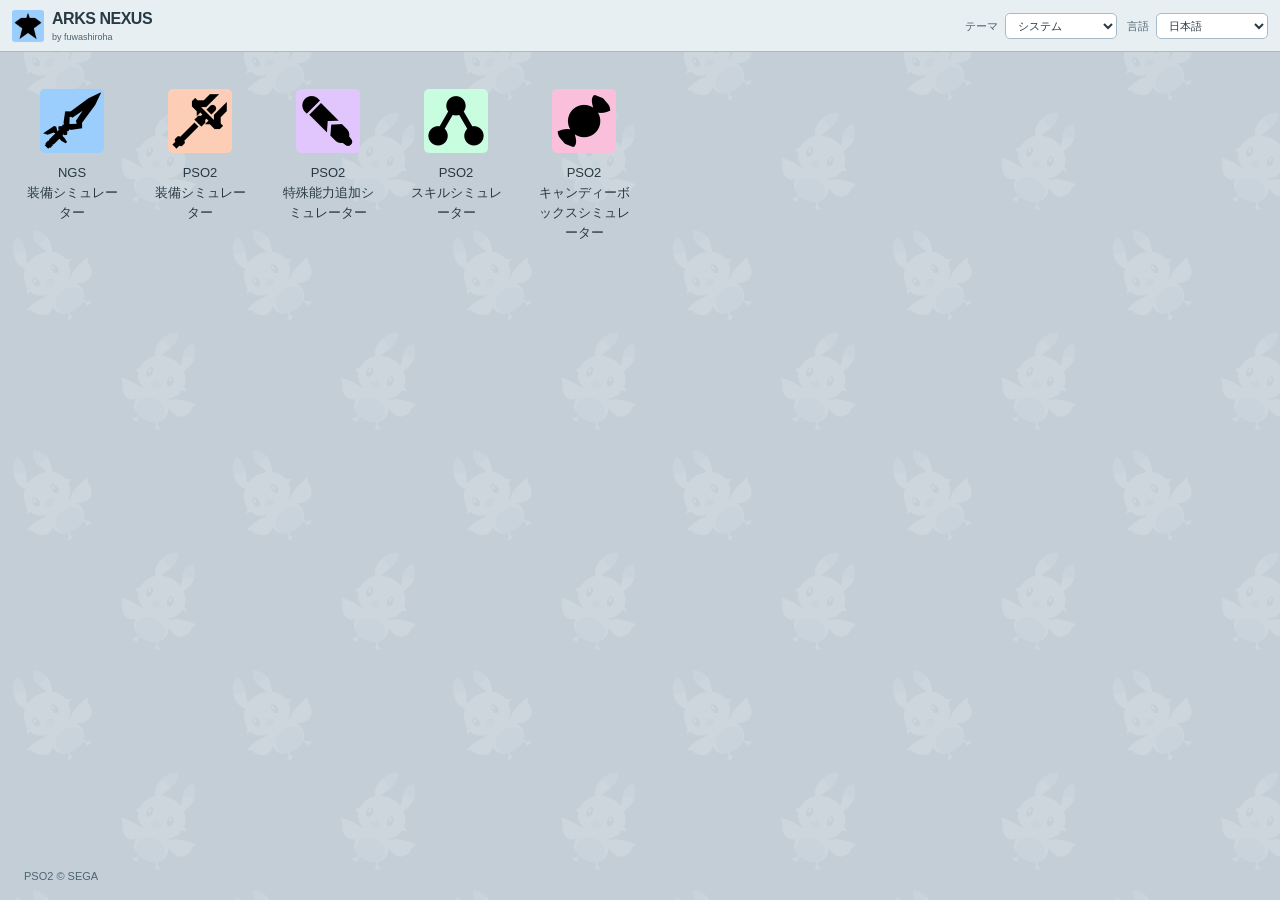
<file: index.html>
<!doctype html>
<html lang="zh-CN">
<head>
<meta charset="utf-8">
<meta name="viewport" content="width=device-width,initial-scale=1">
<meta name="color-scheme" content="light dark">
<title data-i18n="title">ARKS NEXUS</title>
<link rel="icon" type="image/png" sizes="16x16" href="[data-uri]">
<link rel="icon" type="image/png" sizes="32x32" href="[data-uri]">
<script>
(()=>{
  const key='simulator-hub-theme';
  const choices=['system','light','dark'];
  const media=matchMedia('(prefers-color-scheme: dark)');
  const languageKey='simulator-hub-language';
  const translations={en:{"title": "ARKS NEXUS", "theme": "Theme", "system": "System", "light": "Light", "dark": "Dark", "language": "Language", "skip": "Skip to simulators", "list": "Simulators", "equipment": "Equipment Simulator", "affix": "Augmentation Simulator", "skills": "Skill Simulator", "candy": "Candy Box Simulator", "open": "Open in a new tab"},
    zh:{title:'ARKS NEXUS',theme:'主题',system:'跟随系统',light:'浅色',dark:'深色',language:'语言',skip:'跳到模拟器列表',list:'模拟器列表',equipment:'配装模拟器',affix:'追加模拟器',skills:'加点模拟器',candy:'糖果盒模拟器',open:'在新标签页打开'},
    ja:{title:'ARKS NEXUS',theme:'テーマ',system:'システム',light:'ライト',dark:'ダーク',language:'言語',skip:'シミュレーター一覧へ',list:'シミュレーター一覧',equipment:'装備シミュレーター',affix:'特殊能力追加シミュレーター',skills:'スキルシミュレーター',candy:'キャンディーボックスシミュレーター',open:'新しいタブで開く'}
  };
  let choice='system';
  let language='ja';
  try{const stored=localStorage.getItem(key);if(choices.includes(stored))choice=stored}catch{}
  try{const stored=localStorage.getItem(languageKey);if(Object.hasOwn(translations,stored))language=stored}catch{}
  function apply(){document.documentElement.dataset.theme=choice==='system'?(media.matches?'dark':'light'):choice}
  function translate(){
    const text=translations[language];
    document.documentElement.lang=language==='ja'?'ja':language==='en'?'en':'zh-CN';
    document.querySelectorAll('[data-i18n]').forEach(element=>{element.textContent=text[element.dataset.i18n]});
    document.querySelector('#simulators').setAttribute('aria-label',text.list);
    document.querySelectorAll('.simulator').forEach(link=>{
      const name=link.querySelector('.game').textContent+text[link.querySelector('[data-i18n]').dataset.i18n];
      link.setAttribute('aria-label',name+' — '+text.open);
    });
  }
  apply();
  media.addEventListener('change',()=>{if(choice==='system')apply()});
  document.addEventListener('DOMContentLoaded',()=>{
    const select=document.querySelector('#theme');
    const languageSelect=document.querySelector('#language');
    select.value=choice;
    languageSelect.value=language;
    translate();
    select.addEventListener('change',()=>{
      choice=choices.includes(select.value)?select.value:'system';
      apply();
      try{localStorage.setItem(key,choice)}catch{}
    });
    languageSelect.addEventListener('change',()=>{
      language=Object.hasOwn(translations,languageSelect.value)?languageSelect.value:'ja';
      translate();
      try{localStorage.setItem(languageKey,language)}catch{}
    });
  },{once:true});
})();
</script>
<style>
:root{color-scheme:light;--bg:#c3ced7;--panel:#e8eff3;--text:#273943;--muted:#4c6473;--line:#a8bbc9;--hover:#e8f1f680;--selected:#e8f1f6cc;--focus:#305e72;--pattern:url("backgrounds/rappy-pattern-light.svg");font-family:Arial,"Microsoft YaHei","Meiryo",sans-serif}
:root[data-theme="dark"]{color-scheme:dark;--bg:#10171f;--panel:#18242f;--text:#e2ebf0;--muted:#a9bdcc;--line:#3e5566;--hover:#30495b80;--selected:#30495bcc;--focus:#91cbe9;--pattern:url("backgrounds/rappy-pattern-dark.svg")}
*{box-sizing:border-box}
body{margin:0;min-height:100vh;min-height:100dvh;display:flex;flex-direction:column;background-color:var(--bg);background-image:var(--pattern);background-size:220px 220px;color:var(--text);font-size:14px;line-height:1.5}
a{color:inherit;text-decoration:none}
:focus-visible{outline:2px solid var(--focus);outline-offset:3px}
.skip{position:fixed;left:16px;top:12px;transform:translateY(-180%);padding:10px 14px;background:var(--panel);border:1px solid var(--line);border-radius:5px;z-index:2}
.skip:focus{transform:none}
.app-header{min-height:52px;background:var(--panel);border-bottom:1px solid var(--line)}
.header-inner{max-width:1328px;min-height:51px;margin:auto;padding:7px 12px;display:flex;align-items:center;justify-content:space-between;gap:10px}
.brand{display:flex;align-items:center;gap:8px;min-width:0}.brand-copy{min-width:0}
.brand h1{margin:0;font-size:16px;line-height:20px;letter-spacing:-.03em;font-weight:700}
.byline{margin:2px 0 0;font-size:9px;line-height:12px;color:var(--muted)}
.controls{display:flex;align-items:center;flex-wrap:wrap;gap:8px 10px}
.theme-control{display:flex;align-items:center;gap:7px;flex-shrink:0;color:var(--muted);font-size:10.5px;line-height:16px}
.theme-control select{width:112px;height:26px;min-height:26px;padding:4px 8px;font:inherit;border:1px solid var(--line);border-radius:5px;background:#fff;color:#273943;cursor:pointer}
:root[data-theme="dark"] .theme-control select{background:var(--panel);color:var(--text)}
.desktop{flex:1;width:100%;max-width:1328px;margin:0 auto;padding:24px 16px}
.simulators{display:grid;grid-template-columns:repeat(auto-fill,minmax(100px,112px));gap:12px 16px;align-items:stretch;list-style:none;margin:0;padding:0}
.simulator{display:flex;flex-direction:column;align-items:center;gap:10px;min-height:144px;height:100%;padding:12px 6px 10px;border:1px solid transparent;border-radius:5px;text-align:center;transition:background 140ms ease,border-color 140ms ease}
.simulator:hover{background:var(--hover);border-color:var(--line)}
.simulator:active,.simulator:focus-visible{background:var(--selected);border-color:var(--focus)}
.simulator img{display:block;width:64px;height:64px;flex-shrink:0;border-radius:5px}
.simulator span{font-size:13px;line-height:20px;overflow-wrap:anywhere}.game{display:block}
.sim-copyright{width:100%;max-width:1328px;margin:0 auto;padding:8px 24px 16px;font-size:11px;line-height:16px;color:var(--muted)}
@media(max-width:700px){.header-inner{padding:7px 8px;flex-wrap:wrap;gap:10px}.brand{flex:1 1 250px}.desktop{padding:20px 12px}.simulators{grid-template-columns:repeat(auto-fill,minmax(96px,1fr));gap:12px 8px}.sim-copyright{padding-left:16px}}
@media(prefers-reduced-motion:reduce){.simulator{transition:none}}
</style>
<style id="app-title-icon">body>header .app-brand{display:flex;flex-direction:row;flex-wrap:nowrap;align-items:center;justify-content:flex-start;gap:8px;min-width:0}body>header .brand-copy{min-width:0}body>header .app-title-icon{display:block;width:32px;height:32px;flex:0 0 32px;object-fit:contain;border-radius:3px}body>header .brand-title{display:flex;align-items:center;gap:8px;min-width:0;min-height:20px}body>header .app-brand .byline,body>header .app-brand .brand-author,body>header .app-brand .brand-sub,body>header .app-brand .sub{display:block;font-size:9px;line-height:12px;margin:2px 0 0;color:var(--muted);opacity:1}</style></head>
<body>
<a class="skip" href="#simulators" data-i18n="skip">跳到模拟器列表</a>
<header class="app-header">
  <div class="header-inner">
    <div class="brand app-brand"><img class="app-title-icon" src="[data-uri]" width="32" height="32" alt=""><div class="brand-copy"><h1 data-i18n="title">ARKS NEXUS</h1><p class="byline">by fuwashiroha</p></div></div>
    <div class="controls">
      <label class="theme-control" for="theme"><span data-i18n="theme">主题</span><select id="theme"><option value="system" data-i18n="system">跟随系统</option><option value="light" data-i18n="light">浅色</option><option value="dark" data-i18n="dark">深色</option></select></label>
      <label class="theme-control" for="language"><span data-i18n="language">语言</span><select id="language"><option value="ja">日本語</option><option value="zh">中文</option><option value="en">English</option></select></label>
    </div>
  </div>
</header>
<main class="desktop">
  <ul class="simulators" id="simulators" aria-label="模拟器列表">
    <li><a class="simulator" href="ngs-equipment/index.html" target="_blank" rel="noopener" aria-label="NGS配装模拟器，在新标签页打开"><img src="launcher-assets/ngs.png?v=2fe3eb89e4" width="64" height="64" alt=""><span><span class="game">NGS</span><span data-i18n="equipment">配装模拟器</span></span></a></li>
    <li><a class="simulator" href="pso2-equipment/index.html" target="_blank" rel="noopener" aria-label="PSO2配装模拟器，在新标签页打开"><img src="launcher-assets/pso2.png?v=1a6cb08b77" width="64" height="64" alt=""><span><span class="game">PSO2</span><span data-i18n="equipment">配装模拟器</span></span></a></li>
    <li><a class="simulator" href="pso2-affix/index.html" target="_blank" rel="noopener" aria-label="PSO2特殊能力追加模拟器，在新标签页打开"><img src="launcher-assets/affix.png?v=c9825f5fe3" width="64" height="64" alt=""><span><span class="game">PSO2</span><span data-i18n="affix">追加模拟器</span></span></a></li>
    <li><a class="simulator" href="pso2-skills/index.html" target="_blank" rel="noopener" aria-label="PSO2技能加点模拟器，在新标签页打开"><img src="launcher-assets/skills.png?v=5d1a75253d" width="64" height="64" alt=""><span><span class="game">PSO2</span><span data-i18n="skills">加点模拟器</span></span></a></li>
    <li><a class="simulator" href="pso2-candy-box/index.html" target="_blank" rel="noopener" aria-label="PSO2糖果盒模拟器，在新标签页打开"><img src="launcher-assets/candy.png?v=1755704d42" width="64" height="64" alt=""><span><span class="game">PSO2</span><span data-i18n="candy">糖果盒模拟器</span></span></a></li>
  </ul>
</main>
<footer class="sim-copyright">PSO2 © SEGA</footer>
</body>
</html>
</file>
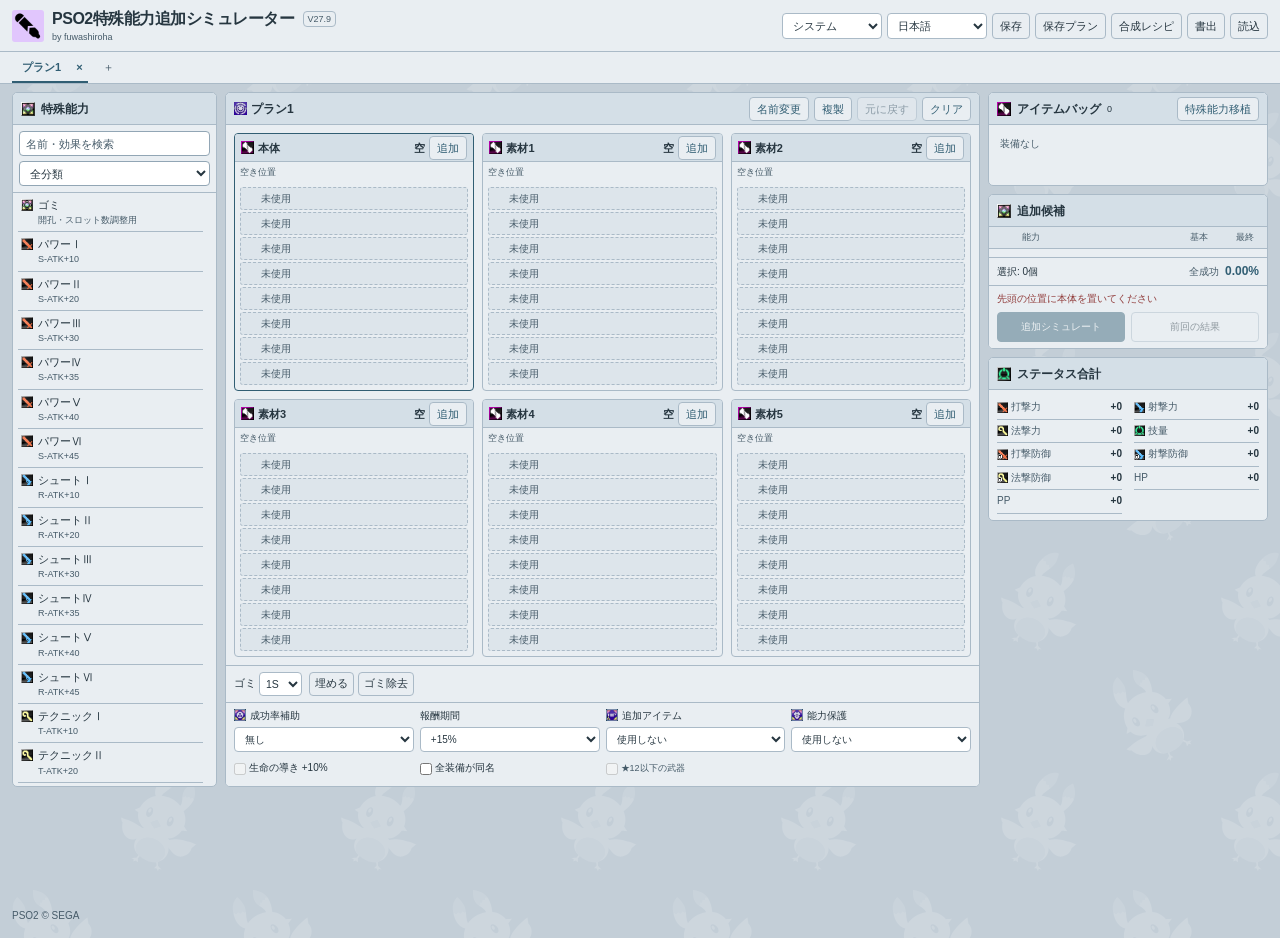
<file: pso2-affix/index.html>
<!doctype html>
<html lang="ja">
<head>
<meta charset="utf-8">
<meta name="viewport" content="width=device-width,initial-scale=1">
<title>PSO2特殊能力追加シミュレーター</title>
<link rel="icon" type="image/png" sizes="16x16" href="[data-uri]">
<link rel="icon" type="image/png" sizes="32x32" href="[data-uri]">

<link rel="stylesheet" href="style.css?v=85df97d54c">
<link rel="stylesheet" href="themes.css?v=93fe847248">
<link rel="stylesheet" href="compact-ui.css?v=28b0c9278d">
<script src="themes.js?v=8f6f5fcd3a"></script>
<style id="rappy-background">
:root{--rappy-pattern:url("data:image/svg+xml,%3Csvg%20xmlns%3D%22http%3A%2F%2Fwww.w3.org%2F2000%2Fsvg%22%20xmlns%3Axlink%3D%22http%3A%2F%2Fwww.w3.org%2F1999%2Fxlink%22%20width%3D%22220%22%20height%3D%22220%22%20viewBox%3D%220%200%20300%20300%22%3E%3Ctitle%3E%E6%8B%89%E6%AF%94%E5%B9%B3%E9%93%BA%E8%8A%B1%E7%BA%B9%3C%2Ftitle%3E%3Cdefs%3E%3Cg%20id%3D%22rappy%22%20fill%3D%22%23fff%22%3E%3Cpath%20fill-rule%3D%22evenodd%22%20d%3D%22M861.122%20645.504C821.122%20717.676%20703.073%20694.269%20703.073%20694.269C758.505%20732.215%20777.817%20807.727%20744.054%20871.422C744.054%20871.422%20777.676%20894.256%20777.676%20894.256C777.676%20894.256%20828.209%20890.465%20828.209%20890.465C828.209%20890.465%20805.441%20907.156%20805.441%20907.156C805.441%20907.156%20815.563%20928.912%20815.563%20928.912C815.563%20928.912%20787.851%20921.969%20787.851%20921.969C787.851%20921.969%20768.629%20942.296%20768.629%20942.296C768.629%20942.296%20764.005%20903.079%20764.005%20903.079C764.005%20903.079%20736.568%20884.036%20736.568%20884.036C713.954%20918.218%20674.811%20947.79%20616.244%20964.423C604.035%20967.891%20592.614%20970.401%20581.883%20972.126C581.883%20972.126%20587.432%201001.34%20587.432%201001.34C587.432%201001.34%20617.718%201026.679%20617.718%201026.679C617.718%201026.679%20590.185%201031.636%20590.185%201031.636C590.185%201031.636%20580.824%201058.628%20580.824%201058.628C580.824%201058.628%20568.159%201038.247%20568.159%201038.247C568.159%201038.247%20541.727%201048.162%20541.727%201048.162C541.727%201048.162%20572.564%201007.95%20572.564%201007.95C572.564%201007.95%20567.098%20974.05%20567.098%20974.05C440.413%20986.387%20423.673%20878.374%20423.673%20878.374C423.673%20878.374%20418.169%20940.48%20351.053%20952.578C266.375%20964.677%20210.73%20887.246%20210.73%20887.246C184.924%20885.633%20162.343%20864.662%20162.343%20864.662C162.343%20864.662%20205.891%20842.078%20205.891%20842.078C257.504%20802.556%20377.666%20770.294%20377.666%20770.294C377.666%20770.294%20391.691%20758.864%20391.691%20758.864C369.928%20759.991%20350.42%20758.988%20334.913%20756.657C291.82%20750.177%20256.712%20729.593%20231.953%20698.239C231.953%20698.239%20190.41%20711.906%20190.41%20711.906C190.41%20711.906%20207.62%20656.297%20207.62%20656.297C197.388%20631.469%20191.651%20602.873%20191.012%20571.339C190.072%20524.998%20202.312%20487.285%20220.165%20457.063C220.165%20457.063%20213.83%20455.11%20213.83%20455.11C213.83%20455.11%20134.919%20427.356%20128.954%20291.701C128.954%20291.701%20139.613%20283.485%20139.613%20283.485C139.613%20283.485%20154.122%20299.155%20154.122%20299.155C154.122%20299.155%20178.499%20281.744%20178.499%20281.744C178.499%20281.744%20197.651%20301.476%20197.651%20301.476C197.651%20301.476%20222.027%20281.744%20222.027%20281.744C222.027%20281.744%20241.18%20296.833%20241.18%20296.833C241.18%20296.833%20254.961%20289.625%20254.961%20289.625C253.247%20334.142%20246.577%20382.386%20256.36%20409.295C256.36%20409.295%20256.807%20410.464%20256.807%20410.464C297.429%20370.393%20341.818%20353.87%20341.818%20353.87C380.168%20338.675%20415.275%20330.948%20453.518%20332.013C453.518%20332.013%20453.743%20329.666%20453.743%20329.666C453.743%20329.666%20465.738%20315.485%20398.126%20255.49C397.536%20254.966%20396.973%20254.431%20396.398%20253.9C396.398%20253.9%20409.562%20251.659%20409.562%20251.659C409.562%20251.659%20412.615%20226.793%20412.615%20226.793C412.615%20226.793%20433.548%20227.23%20433.548%20227.23C433.548%20227.23%20440.526%20199.31%20440.526%20199.31C440.526%20199.31%20465.384%20205.418%20465.384%20205.418C465.384%20205.418%20473.234%20180.988%20473.234%20180.988C473.234%20180.988%20496.036%20187.157%20496.036%20187.157C497.654%20190.215%20499.197%20193.351%20500.635%20196.586C519.989%20240.133%20521.69%20296.299%20518.503%20341.805C578.606%20358.7%20618.081%20395.105%20640.812%20437.158C640.812%20437.158%20700.979%20443.584%20700.979%20443.584C700.979%20443.584%20658.861%20483.489%20658.861%20483.489C668.41%20520.87%20667.034%20558.769%20657.033%20588.872C651.716%20604.875%20641.79%20622.345%20628.648%20639.59C628.648%20639.59%20649.415%20636.727%20649.415%20636.727C689.415%20540.173%20858.195%20458.249%20858.195%20458.249C858.195%20458.249%20858.195%20520.668%20858.195%20520.668C858.195%20520.668%20901.122%20573.333%20861.122%20645.504ZM333.972%20596.57C321.448%20570.85%20298.603%20556.181%20282.946%20563.805C267.29%20571.429%20264.75%20598.459%20277.273%20624.178C289.797%20649.898%20312.642%20664.567%20328.299%20656.944C343.956%20649.32%20346.496%20622.289%20333.972%20596.57ZM418.141%20601.321C418.141%20601.321%20391.074%20669.531%20391.074%20669.531C391.074%20669.531%20462.546%20679.069%20462.546%20679.069C462.546%20679.069%20485.784%20616.562%20485.784%20616.562C485.784%20616.562%20418.141%20601.321%20418.141%20601.321ZM539.643%20496.847C526.436%20471.471%20503.207%20457.418%20487.76%20465.457C472.313%20473.497%20470.496%20500.586%20483.703%20525.961C496.91%20551.337%20520.139%20565.39%20535.586%20557.35C551.034%20549.311%20552.85%20522.222%20539.643%20496.847ZM538.222%20752.469C471.477%20789.117%20445.835%20865.646%20472.974%20919.858C484.25%20942.383%20504.521%20970.418%20549.43%20971.337C586.998%20972.105%20631.595%20962.677%20665.662%20943.907C684.868%20933.325%20710.899%20913.135%20721.87%20899.26C750.481%20863.075%20751.045%20819.645%20740.291%20786.307C721.04%20726.626%20627.996%20703.176%20538.222%20752.469ZM508.427%20520.398C501.333%20523.231%20491.81%20516.081%20487.156%20504.427C482.502%20492.774%20484.48%20481.031%20491.574%20478.197C498.668%20475.364%20508.191%20482.514%20512.845%20494.168C517.499%20505.821%20515.521%20517.565%20508.427%20520.398ZM302.137%20619.278C294.97%20621.921%20285.641%20614.518%20281.3%20602.745C276.959%20590.971%20279.251%20579.285%20286.418%20576.642C293.585%20574%20302.914%20581.402%20307.255%20593.175C311.596%20604.949%20309.305%20616.636%20302.137%20619.278Z%22%2F%3E%3Cpath%20fill-rule%3D%22evenodd%22%20opacity%3D%22.65%22%20d%3D%22M418.141%20601.321C418.141%20601.321%20391.074%20669.531%20391.074%20669.531C391.074%20669.531%20462.546%20679.069%20462.546%20679.069C462.546%20679.069%20485.784%20616.562%20485.784%20616.562C485.784%20616.562%20418.141%20601.321%20418.141%20601.321ZM472.974%20919.858C484.25%20942.383%20504.521%20970.418%20549.43%20971.337C586.998%20972.105%20631.595%20962.677%20665.662%20943.907C684.868%20933.325%20710.899%20913.135%20721.87%20899.26C750.481%20863.075%20751.045%20819.645%20740.291%20786.307C721.04%20726.626%20627.996%20703.176%20538.222%20752.469C471.477%20789.117%20445.835%20865.646%20472.974%20919.858ZM473.234%20180.988C473.234%20180.988%20465.384%20205.418%20465.384%20205.418C465.384%20205.418%20440.526%20199.31%20440.526%20199.31C440.526%20199.31%20433.548%20227.23%20433.548%20227.23C433.548%20227.23%20412.615%20226.793%20412.615%20226.793C412.615%20226.793%20409.562%20251.659%20409.562%20251.659C409.562%20251.659%20396.398%20253.9%20396.398%20253.9C331.159%20193.648%20366.502%2089.685%20366.502%2089.685C366.502%2089.685%20456.6%20112.598%20496.036%20187.157C496.036%20187.157%20473.234%20180.988%20473.234%20180.988ZM222.027%20281.744C222.027%20281.744%20197.651%20301.476%20197.651%20301.476C197.651%20301.476%20178.499%20281.744%20178.499%20281.744C178.499%20281.744%20154.122%20299.155%20154.122%20299.155C154.122%20299.155%20139.613%20283.485%20139.613%20283.485C139.613%20283.485%20128.954%20291.701%20128.954%20291.701C128.887%20290.183%20128.818%20288.669%20128.77%20287.124C124.408%20164.952%20197.472%20133.318%20197.472%20133.318C197.472%20133.318%20248.726%20194.404%20254.179%20246.763C255.555%20259.981%20255.54%20274.591%20254.961%20289.625C254.961%20289.625%20241.18%20296.833%20241.18%20296.833C241.18%20296.833%20222.027%20281.744%20222.027%20281.744Z%22%2F%3E%3C%2Fg%3E%3C%2Fdefs%3E%3Cg%20opacity%3D%22.16%22%3E%3Cuse%20xlink%3Ahref%3D%22%23rappy%22%20transform%3D%22translate%2875%2075%29%20rotate%28-10%29%20scale%28.135%29%20translate%28-505%20-575%29%22%2F%3E%3Cuse%20xlink%3Ahref%3D%22%23rappy%22%20transform%3D%22translate%28225%20225%29%20rotate%2850%29%20scale%28.135%29%20translate%28-505%20-575%29%22%2F%3E%3C%2Fg%3E%3C%2Fsvg%3E")}
:root[data-theme="dark"]{--rappy-pattern:url("data:image/svg+xml,%3Csvg%20xmlns%3D%22http%3A%2F%2Fwww.w3.org%2F2000%2Fsvg%22%20xmlns%3Axlink%3D%22http%3A%2F%2Fwww.w3.org%2F1999%2Fxlink%22%20width%3D%22220%22%20height%3D%22220%22%20viewBox%3D%220%200%20300%20300%22%3E%3Ctitle%3E%E6%8B%89%E6%AF%94%E5%B9%B3%E9%93%BA%E8%8A%B1%E7%BA%B9%3C%2Ftitle%3E%3Cdefs%3E%3Cg%20id%3D%22rappy%22%20fill%3D%22%239bafbf%22%3E%3Cpath%20fill-rule%3D%22evenodd%22%20d%3D%22M861.122%20645.504C821.122%20717.676%20703.073%20694.269%20703.073%20694.269C758.505%20732.215%20777.817%20807.727%20744.054%20871.422C744.054%20871.422%20777.676%20894.256%20777.676%20894.256C777.676%20894.256%20828.209%20890.465%20828.209%20890.465C828.209%20890.465%20805.441%20907.156%20805.441%20907.156C805.441%20907.156%20815.563%20928.912%20815.563%20928.912C815.563%20928.912%20787.851%20921.969%20787.851%20921.969C787.851%20921.969%20768.629%20942.296%20768.629%20942.296C768.629%20942.296%20764.005%20903.079%20764.005%20903.079C764.005%20903.079%20736.568%20884.036%20736.568%20884.036C713.954%20918.218%20674.811%20947.79%20616.244%20964.423C604.035%20967.891%20592.614%20970.401%20581.883%20972.126C581.883%20972.126%20587.432%201001.34%20587.432%201001.34C587.432%201001.34%20617.718%201026.679%20617.718%201026.679C617.718%201026.679%20590.185%201031.636%20590.185%201031.636C590.185%201031.636%20580.824%201058.628%20580.824%201058.628C580.824%201058.628%20568.159%201038.247%20568.159%201038.247C568.159%201038.247%20541.727%201048.162%20541.727%201048.162C541.727%201048.162%20572.564%201007.95%20572.564%201007.95C572.564%201007.95%20567.098%20974.05%20567.098%20974.05C440.413%20986.387%20423.673%20878.374%20423.673%20878.374C423.673%20878.374%20418.169%20940.48%20351.053%20952.578C266.375%20964.677%20210.73%20887.246%20210.73%20887.246C184.924%20885.633%20162.343%20864.662%20162.343%20864.662C162.343%20864.662%20205.891%20842.078%20205.891%20842.078C257.504%20802.556%20377.666%20770.294%20377.666%20770.294C377.666%20770.294%20391.691%20758.864%20391.691%20758.864C369.928%20759.991%20350.42%20758.988%20334.913%20756.657C291.82%20750.177%20256.712%20729.593%20231.953%20698.239C231.953%20698.239%20190.41%20711.906%20190.41%20711.906C190.41%20711.906%20207.62%20656.297%20207.62%20656.297C197.388%20631.469%20191.651%20602.873%20191.012%20571.339C190.072%20524.998%20202.312%20487.285%20220.165%20457.063C220.165%20457.063%20213.83%20455.11%20213.83%20455.11C213.83%20455.11%20134.919%20427.356%20128.954%20291.701C128.954%20291.701%20139.613%20283.485%20139.613%20283.485C139.613%20283.485%20154.122%20299.155%20154.122%20299.155C154.122%20299.155%20178.499%20281.744%20178.499%20281.744C178.499%20281.744%20197.651%20301.476%20197.651%20301.476C197.651%20301.476%20222.027%20281.744%20222.027%20281.744C222.027%20281.744%20241.18%20296.833%20241.18%20296.833C241.18%20296.833%20254.961%20289.625%20254.961%20289.625C253.247%20334.142%20246.577%20382.386%20256.36%20409.295C256.36%20409.295%20256.807%20410.464%20256.807%20410.464C297.429%20370.393%20341.818%20353.87%20341.818%20353.87C380.168%20338.675%20415.275%20330.948%20453.518%20332.013C453.518%20332.013%20453.743%20329.666%20453.743%20329.666C453.743%20329.666%20465.738%20315.485%20398.126%20255.49C397.536%20254.966%20396.973%20254.431%20396.398%20253.9C396.398%20253.9%20409.562%20251.659%20409.562%20251.659C409.562%20251.659%20412.615%20226.793%20412.615%20226.793C412.615%20226.793%20433.548%20227.23%20433.548%20227.23C433.548%20227.23%20440.526%20199.31%20440.526%20199.31C440.526%20199.31%20465.384%20205.418%20465.384%20205.418C465.384%20205.418%20473.234%20180.988%20473.234%20180.988C473.234%20180.988%20496.036%20187.157%20496.036%20187.157C497.654%20190.215%20499.197%20193.351%20500.635%20196.586C519.989%20240.133%20521.69%20296.299%20518.503%20341.805C578.606%20358.7%20618.081%20395.105%20640.812%20437.158C640.812%20437.158%20700.979%20443.584%20700.979%20443.584C700.979%20443.584%20658.861%20483.489%20658.861%20483.489C668.41%20520.87%20667.034%20558.769%20657.033%20588.872C651.716%20604.875%20641.79%20622.345%20628.648%20639.59C628.648%20639.59%20649.415%20636.727%20649.415%20636.727C689.415%20540.173%20858.195%20458.249%20858.195%20458.249C858.195%20458.249%20858.195%20520.668%20858.195%20520.668C858.195%20520.668%20901.122%20573.333%20861.122%20645.504ZM333.972%20596.57C321.448%20570.85%20298.603%20556.181%20282.946%20563.805C267.29%20571.429%20264.75%20598.459%20277.273%20624.178C289.797%20649.898%20312.642%20664.567%20328.299%20656.944C343.956%20649.32%20346.496%20622.289%20333.972%20596.57ZM418.141%20601.321C418.141%20601.321%20391.074%20669.531%20391.074%20669.531C391.074%20669.531%20462.546%20679.069%20462.546%20679.069C462.546%20679.069%20485.784%20616.562%20485.784%20616.562C485.784%20616.562%20418.141%20601.321%20418.141%20601.321ZM539.643%20496.847C526.436%20471.471%20503.207%20457.418%20487.76%20465.457C472.313%20473.497%20470.496%20500.586%20483.703%20525.961C496.91%20551.337%20520.139%20565.39%20535.586%20557.35C551.034%20549.311%20552.85%20522.222%20539.643%20496.847ZM538.222%20752.469C471.477%20789.117%20445.835%20865.646%20472.974%20919.858C484.25%20942.383%20504.521%20970.418%20549.43%20971.337C586.998%20972.105%20631.595%20962.677%20665.662%20943.907C684.868%20933.325%20710.899%20913.135%20721.87%20899.26C750.481%20863.075%20751.045%20819.645%20740.291%20786.307C721.04%20726.626%20627.996%20703.176%20538.222%20752.469ZM508.427%20520.398C501.333%20523.231%20491.81%20516.081%20487.156%20504.427C482.502%20492.774%20484.48%20481.031%20491.574%20478.197C498.668%20475.364%20508.191%20482.514%20512.845%20494.168C517.499%20505.821%20515.521%20517.565%20508.427%20520.398ZM302.137%20619.278C294.97%20621.921%20285.641%20614.518%20281.3%20602.745C276.959%20590.971%20279.251%20579.285%20286.418%20576.642C293.585%20574%20302.914%20581.402%20307.255%20593.175C311.596%20604.949%20309.305%20616.636%20302.137%20619.278Z%22%2F%3E%3Cpath%20fill-rule%3D%22evenodd%22%20opacity%3D%22.65%22%20d%3D%22M418.141%20601.321C418.141%20601.321%20391.074%20669.531%20391.074%20669.531C391.074%20669.531%20462.546%20679.069%20462.546%20679.069C462.546%20679.069%20485.784%20616.562%20485.784%20616.562C485.784%20616.562%20418.141%20601.321%20418.141%20601.321ZM472.974%20919.858C484.25%20942.383%20504.521%20970.418%20549.43%20971.337C586.998%20972.105%20631.595%20962.677%20665.662%20943.907C684.868%20933.325%20710.899%20913.135%20721.87%20899.26C750.481%20863.075%20751.045%20819.645%20740.291%20786.307C721.04%20726.626%20627.996%20703.176%20538.222%20752.469C471.477%20789.117%20445.835%20865.646%20472.974%20919.858ZM473.234%20180.988C473.234%20180.988%20465.384%20205.418%20465.384%20205.418C465.384%20205.418%20440.526%20199.31%20440.526%20199.31C440.526%20199.31%20433.548%20227.23%20433.548%20227.23C433.548%20227.23%20412.615%20226.793%20412.615%20226.793C412.615%20226.793%20409.562%20251.659%20409.562%20251.659C409.562%20251.659%20396.398%20253.9%20396.398%20253.9C331.159%20193.648%20366.502%2089.685%20366.502%2089.685C366.502%2089.685%20456.6%20112.598%20496.036%20187.157C496.036%20187.157%20473.234%20180.988%20473.234%20180.988ZM222.027%20281.744C222.027%20281.744%20197.651%20301.476%20197.651%20301.476C197.651%20301.476%20178.499%20281.744%20178.499%20281.744C178.499%20281.744%20154.122%20299.155%20154.122%20299.155C154.122%20299.155%20139.613%20283.485%20139.613%20283.485C139.613%20283.485%20128.954%20291.701%20128.954%20291.701C128.887%20290.183%20128.818%20288.669%20128.77%20287.124C124.408%20164.952%20197.472%20133.318%20197.472%20133.318C197.472%20133.318%20248.726%20194.404%20254.179%20246.763C255.555%20259.981%20255.54%20274.591%20254.961%20289.625C254.961%20289.625%20241.18%20296.833%20241.18%20296.833C241.18%20296.833%20222.027%20281.744%20222.027%20281.744Z%22%2F%3E%3C%2Fg%3E%3C%2Fdefs%3E%3Cg%20opacity%3D%22.055%22%3E%3Cuse%20xlink%3Ahref%3D%22%23rappy%22%20transform%3D%22translate%2875%2075%29%20rotate%28-10%29%20scale%28.135%29%20translate%28-505%20-575%29%22%2F%3E%3Cuse%20xlink%3Ahref%3D%22%23rappy%22%20transform%3D%22translate%28225%20225%29%20rotate%2850%29%20scale%28.135%29%20translate%28-505%20-575%29%22%2F%3E%3C%2Fg%3E%3C%2Fsvg%3E")}
@media(prefers-color-scheme:dark){:root:not([data-theme="light"]){--rappy-pattern:url("data:image/svg+xml,%3Csvg%20xmlns%3D%22http%3A%2F%2Fwww.w3.org%2F2000%2Fsvg%22%20xmlns%3Axlink%3D%22http%3A%2F%2Fwww.w3.org%2F1999%2Fxlink%22%20width%3D%22220%22%20height%3D%22220%22%20viewBox%3D%220%200%20300%20300%22%3E%3Ctitle%3E%E6%8B%89%E6%AF%94%E5%B9%B3%E9%93%BA%E8%8A%B1%E7%BA%B9%3C%2Ftitle%3E%3Cdefs%3E%3Cg%20id%3D%22rappy%22%20fill%3D%22%239bafbf%22%3E%3Cpath%20fill-rule%3D%22evenodd%22%20d%3D%22M861.122%20645.504C821.122%20717.676%20703.073%20694.269%20703.073%20694.269C758.505%20732.215%20777.817%20807.727%20744.054%20871.422C744.054%20871.422%20777.676%20894.256%20777.676%20894.256C777.676%20894.256%20828.209%20890.465%20828.209%20890.465C828.209%20890.465%20805.441%20907.156%20805.441%20907.156C805.441%20907.156%20815.563%20928.912%20815.563%20928.912C815.563%20928.912%20787.851%20921.969%20787.851%20921.969C787.851%20921.969%20768.629%20942.296%20768.629%20942.296C768.629%20942.296%20764.005%20903.079%20764.005%20903.079C764.005%20903.079%20736.568%20884.036%20736.568%20884.036C713.954%20918.218%20674.811%20947.79%20616.244%20964.423C604.035%20967.891%20592.614%20970.401%20581.883%20972.126C581.883%20972.126%20587.432%201001.34%20587.432%201001.34C587.432%201001.34%20617.718%201026.679%20617.718%201026.679C617.718%201026.679%20590.185%201031.636%20590.185%201031.636C590.185%201031.636%20580.824%201058.628%20580.824%201058.628C580.824%201058.628%20568.159%201038.247%20568.159%201038.247C568.159%201038.247%20541.727%201048.162%20541.727%201048.162C541.727%201048.162%20572.564%201007.95%20572.564%201007.95C572.564%201007.95%20567.098%20974.05%20567.098%20974.05C440.413%20986.387%20423.673%20878.374%20423.673%20878.374C423.673%20878.374%20418.169%20940.48%20351.053%20952.578C266.375%20964.677%20210.73%20887.246%20210.73%20887.246C184.924%20885.633%20162.343%20864.662%20162.343%20864.662C162.343%20864.662%20205.891%20842.078%20205.891%20842.078C257.504%20802.556%20377.666%20770.294%20377.666%20770.294C377.666%20770.294%20391.691%20758.864%20391.691%20758.864C369.928%20759.991%20350.42%20758.988%20334.913%20756.657C291.82%20750.177%20256.712%20729.593%20231.953%20698.239C231.953%20698.239%20190.41%20711.906%20190.41%20711.906C190.41%20711.906%20207.62%20656.297%20207.62%20656.297C197.388%20631.469%20191.651%20602.873%20191.012%20571.339C190.072%20524.998%20202.312%20487.285%20220.165%20457.063C220.165%20457.063%20213.83%20455.11%20213.83%20455.11C213.83%20455.11%20134.919%20427.356%20128.954%20291.701C128.954%20291.701%20139.613%20283.485%20139.613%20283.485C139.613%20283.485%20154.122%20299.155%20154.122%20299.155C154.122%20299.155%20178.499%20281.744%20178.499%20281.744C178.499%20281.744%20197.651%20301.476%20197.651%20301.476C197.651%20301.476%20222.027%20281.744%20222.027%20281.744C222.027%20281.744%20241.18%20296.833%20241.18%20296.833C241.18%20296.833%20254.961%20289.625%20254.961%20289.625C253.247%20334.142%20246.577%20382.386%20256.36%20409.295C256.36%20409.295%20256.807%20410.464%20256.807%20410.464C297.429%20370.393%20341.818%20353.87%20341.818%20353.87C380.168%20338.675%20415.275%20330.948%20453.518%20332.013C453.518%20332.013%20453.743%20329.666%20453.743%20329.666C453.743%20329.666%20465.738%20315.485%20398.126%20255.49C397.536%20254.966%20396.973%20254.431%20396.398%20253.9C396.398%20253.9%20409.562%20251.659%20409.562%20251.659C409.562%20251.659%20412.615%20226.793%20412.615%20226.793C412.615%20226.793%20433.548%20227.23%20433.548%20227.23C433.548%20227.23%20440.526%20199.31%20440.526%20199.31C440.526%20199.31%20465.384%20205.418%20465.384%20205.418C465.384%20205.418%20473.234%20180.988%20473.234%20180.988C473.234%20180.988%20496.036%20187.157%20496.036%20187.157C497.654%20190.215%20499.197%20193.351%20500.635%20196.586C519.989%20240.133%20521.69%20296.299%20518.503%20341.805C578.606%20358.7%20618.081%20395.105%20640.812%20437.158C640.812%20437.158%20700.979%20443.584%20700.979%20443.584C700.979%20443.584%20658.861%20483.489%20658.861%20483.489C668.41%20520.87%20667.034%20558.769%20657.033%20588.872C651.716%20604.875%20641.79%20622.345%20628.648%20639.59C628.648%20639.59%20649.415%20636.727%20649.415%20636.727C689.415%20540.173%20858.195%20458.249%20858.195%20458.249C858.195%20458.249%20858.195%20520.668%20858.195%20520.668C858.195%20520.668%20901.122%20573.333%20861.122%20645.504ZM333.972%20596.57C321.448%20570.85%20298.603%20556.181%20282.946%20563.805C267.29%20571.429%20264.75%20598.459%20277.273%20624.178C289.797%20649.898%20312.642%20664.567%20328.299%20656.944C343.956%20649.32%20346.496%20622.289%20333.972%20596.57ZM418.141%20601.321C418.141%20601.321%20391.074%20669.531%20391.074%20669.531C391.074%20669.531%20462.546%20679.069%20462.546%20679.069C462.546%20679.069%20485.784%20616.562%20485.784%20616.562C485.784%20616.562%20418.141%20601.321%20418.141%20601.321ZM539.643%20496.847C526.436%20471.471%20503.207%20457.418%20487.76%20465.457C472.313%20473.497%20470.496%20500.586%20483.703%20525.961C496.91%20551.337%20520.139%20565.39%20535.586%20557.35C551.034%20549.311%20552.85%20522.222%20539.643%20496.847ZM538.222%20752.469C471.477%20789.117%20445.835%20865.646%20472.974%20919.858C484.25%20942.383%20504.521%20970.418%20549.43%20971.337C586.998%20972.105%20631.595%20962.677%20665.662%20943.907C684.868%20933.325%20710.899%20913.135%20721.87%20899.26C750.481%20863.075%20751.045%20819.645%20740.291%20786.307C721.04%20726.626%20627.996%20703.176%20538.222%20752.469ZM508.427%20520.398C501.333%20523.231%20491.81%20516.081%20487.156%20504.427C482.502%20492.774%20484.48%20481.031%20491.574%20478.197C498.668%20475.364%20508.191%20482.514%20512.845%20494.168C517.499%20505.821%20515.521%20517.565%20508.427%20520.398ZM302.137%20619.278C294.97%20621.921%20285.641%20614.518%20281.3%20602.745C276.959%20590.971%20279.251%20579.285%20286.418%20576.642C293.585%20574%20302.914%20581.402%20307.255%20593.175C311.596%20604.949%20309.305%20616.636%20302.137%20619.278Z%22%2F%3E%3Cpath%20fill-rule%3D%22evenodd%22%20opacity%3D%22.65%22%20d%3D%22M418.141%20601.321C418.141%20601.321%20391.074%20669.531%20391.074%20669.531C391.074%20669.531%20462.546%20679.069%20462.546%20679.069C462.546%20679.069%20485.784%20616.562%20485.784%20616.562C485.784%20616.562%20418.141%20601.321%20418.141%20601.321ZM472.974%20919.858C484.25%20942.383%20504.521%20970.418%20549.43%20971.337C586.998%20972.105%20631.595%20962.677%20665.662%20943.907C684.868%20933.325%20710.899%20913.135%20721.87%20899.26C750.481%20863.075%20751.045%20819.645%20740.291%20786.307C721.04%20726.626%20627.996%20703.176%20538.222%20752.469C471.477%20789.117%20445.835%20865.646%20472.974%20919.858ZM473.234%20180.988C473.234%20180.988%20465.384%20205.418%20465.384%20205.418C465.384%20205.418%20440.526%20199.31%20440.526%20199.31C440.526%20199.31%20433.548%20227.23%20433.548%20227.23C433.548%20227.23%20412.615%20226.793%20412.615%20226.793C412.615%20226.793%20409.562%20251.659%20409.562%20251.659C409.562%20251.659%20396.398%20253.9%20396.398%20253.9C331.159%20193.648%20366.502%2089.685%20366.502%2089.685C366.502%2089.685%20456.6%20112.598%20496.036%20187.157C496.036%20187.157%20473.234%20180.988%20473.234%20180.988ZM222.027%20281.744C222.027%20281.744%20197.651%20301.476%20197.651%20301.476C197.651%20301.476%20178.499%20281.744%20178.499%20281.744C178.499%20281.744%20154.122%20299.155%20154.122%20299.155C154.122%20299.155%20139.613%20283.485%20139.613%20283.485C139.613%20283.485%20128.954%20291.701%20128.954%20291.701C128.887%20290.183%20128.818%20288.669%20128.77%20287.124C124.408%20164.952%20197.472%20133.318%20197.472%20133.318C197.472%20133.318%20248.726%20194.404%20254.179%20246.763C255.555%20259.981%20255.54%20274.591%20254.961%20289.625C254.961%20289.625%20241.18%20296.833%20241.18%20296.833C241.18%20296.833%20222.027%20281.744%20222.027%20281.744Z%22%2F%3E%3C%2Fg%3E%3C%2Fdefs%3E%3Cg%20opacity%3D%22.055%22%3E%3Cuse%20xlink%3Ahref%3D%22%23rappy%22%20transform%3D%22translate%2875%2075%29%20rotate%28-10%29%20scale%28.135%29%20translate%28-505%20-575%29%22%2F%3E%3Cuse%20xlink%3Ahref%3D%22%23rappy%22%20transform%3D%22translate%28225%20225%29%20rotate%2850%29%20scale%28.135%29%20translate%28-505%20-575%29%22%2F%3E%3C%2Fg%3E%3C%2Fsvg%3E")}}
body{background-image:var(--rappy-pattern);background-repeat:repeat;background-size:220px 220px;background-position:0 0}
@media print{body{background-image:none}}
</style>
<style id="simulator-copyright">body>footer.sim-copyright{display:block;box-sizing:border-box;clear:both;width:100%;max-width:1920px;margin:0 auto;padding:8px 12px 14px;border:0;background:transparent;color:var(--muted,#607582);font:400 10px/16px Arial,"Microsoft YaHei","Meiryo",sans-serif;text-align:left}</style>
<style id="app-title-icon">body>header .app-brand{display:flex;flex-direction:row;flex-wrap:nowrap;align-items:center;justify-content:flex-start;gap:8px;min-width:0}body>header .brand-copy{min-width:0}body>header .app-title-icon{display:block;width:32px;height:32px;flex:0 0 32px;object-fit:contain;border-radius:3px}body>header .brand-title{display:flex;align-items:center;gap:8px;min-width:0;min-height:20px}body>header .app-brand .byline,body>header .app-brand .brand-author,body>header .app-brand .brand-sub,body>header .app-brand .sub{display:block;font-size:9px;line-height:12px;margin:2px 0 0;color:var(--muted);opacity:1}</style></head>
<body>
<header>
  <div class="app-brand"><img class="app-title-icon" src="[data-uri]" width="32" height="32" alt=""><div class="brand-copy"><div class="brand-title"><h1 id="appTitle">PSO2特殊能力追加シミュレーター</h1><span class="app-version">V27.9</span></div><div class="sub">by fuwashiroha</div></div></div>
  <div class="toolbar">
    <label class="langLabel"><span id="langText">言語</span>
      <select id="language"><option value="ja">日本語</option><option value="zh-CN">中文</option><option value="en">English</option></select>
    </label>
    <button id="save">保存</button><button id="load">読込</button>
    <button id="reset">クリア</button>
  </div>
</header>
<div class="layout">
  <section class="panel left">
    <div class="panelTitle" id="listTitle">特殊能力一覧</div>
    <div class="filters"><input id="search" placeholder="能力名を検索"><select id="group"><option value="">全分類</option></select></div>
    <div id="abilityList"></div>
  </section>
  <section class="panel center">
    <div class="panelTitle" id="materialTitle">本体 / 素材</div>
    <div id="materials" class="materials"></div>
    <div class="controls">
      <label><span id="supportText">能力追加成功率</span>
        <select id="support">
          <option value="0">無し</option><option value="5">+5%</option><option value="10">+10%</option>
          <option value="20">+20%</option><option value="30">+30%</option><option value="40">+40%</option>
          <option value="45">+45%</option><option value="50">+50%</option><option value="55">+55%</option><option value="60">+60%</option>
        </select>
      </label>
      <label><span id="campaignText">報酬期間</span>
        <select id="campaign"><option value="0">無し</option><option value="5">+5%</option><option value="10">+10%</option>
        <option value="15">+15%</option><option value="20">+20%</option></select>
      </label>
      <label class="sameNameControl"><input type="checkbox" id="lifeGuidance"><span id="lifeGuidanceText">生命の導き（+10%）</span></label>
      <label class="sameNameControl" id="sameNameLabel" title="本体と、現在使用している全素材が完全に同じ装備名の場合のみ有効">
        <input type="checkbox" id="sameName"><span id="sameNameText">本体・使用素材はすべて同名</span>
      </label>
      <label class="sameNameControl" id="addItemLabel" title="使用する特殊能力追加アイテムを1つ選択します">
        <span id="addItemText">追加アイテム</span>
        <select id="addItemSelect">
          <option value="">使用しない</option>
        </select>
      </label>
      <label id="abilityProtectionLabel" title="記録用。成功率には影響しません。">
        <span id="abilityProtectionText">特殊能力保護の使用</span>
        <select id="abilityProtection">
          <option value="">使用しない</option>
          <option value="4">特殊能力保護(4枠以下)</option>
          <option value="5">特殊能力保護(5枠以下)</option>
          <option value="6">特殊能力保護(6枠以下)</option>
          <option value="7">特殊能力保護(7枠以下)</option>
          <option value="8">特殊能力保護(8枠以下)</option>
        </select>
      </label>
      <div class="junkTools">
        <label><span id="junkFillText">全本体・素材をゴミで</span>
          <select id="junkFillSlots">
            <option value="1">1S</option><option value="2">2S</option><option value="3">3S</option><option value="4">4S</option>
            <option value="5">5S</option><option value="6">6S</option><option value="7">7S</option><option value="8">8S</option>
          </select>
          <span id="junkFillSuffix">まで埋める</span>
        </label>
        <button type="button" id="junkFillBtn">実行</button>
        <button type="button" id="junkClearBtn">全ゴミ削除</button>
      </div>
    </div>
  </section>
  <section class="panel right">
    <div class="panelTitle" id="candidateTitle">追加候補 / 成功率</div>
    <label class="small" style="display:block;padding:8px"><input type="checkbox" id="lowRarityWeapon"><span id="lowRarityWeaponText">本体は★12以下の武器（アルティメットバスター用）</span></label>
    <div id="candidateBody"></div>
    <div id="summary"></div>
  </section>
</div>
<footer class="sim-copyright">PSO2 © SEGA</footer>
<div id="toast"></div>
<script src="data.js?v=1d931824f3"></script>
<script src="guardian-recipes.js?v=9a2ae291d1"></script>
<script src="rules.js?v=07fdf563cb"></script>
<script src="transfer.js?v=1a2830e80e"></script>
<script src="compact-ui.js?v=99ff2985e3"></script>
<script src="en.js?v=3751bc0e0f"></script><script src="workspace.js?v=2b8ac4b77f"></script>
<script src="boot.js?v=80a5cf6011"></script>
</body>
</html>
</file>
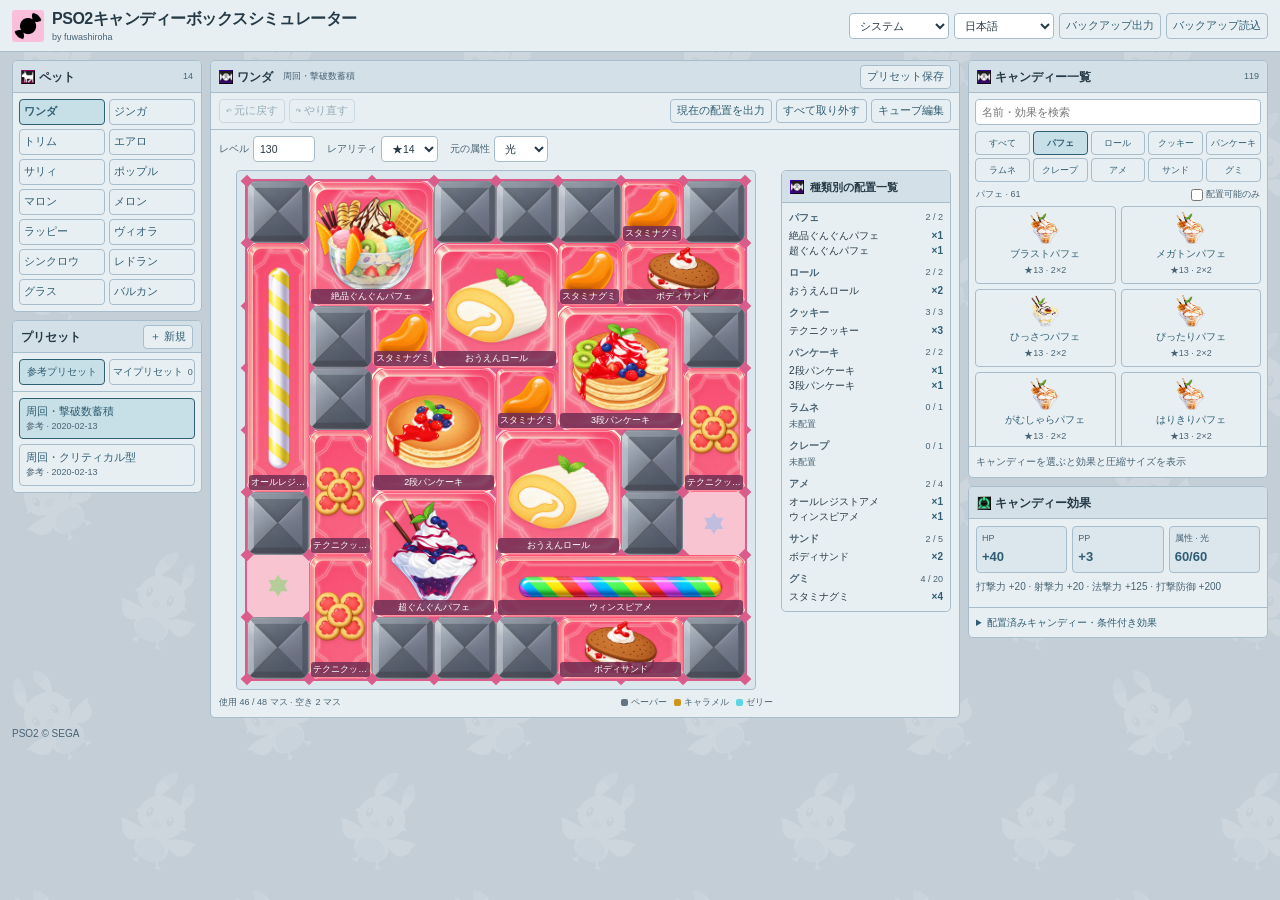
<file: pso2-candy-box/index.html>
<!doctype html>
<html lang="zh-CN"><head><meta charset="utf-8"><meta name="viewport" content="width=device-width,initial-scale=1"><meta name="theme-color" content="#c3ced7"><title>PSO2糖果盒模拟器</title>
<link rel="icon" type="image/png" sizes="16x16" href="[data-uri]">
<link rel="icon" type="image/png" sizes="32x32" href="[data-uri]">
<script src="themes.js?v=98bc2ca331"></script><link rel="stylesheet" href="style.css?v=e3d109333d"><link rel="stylesheet" href="theme.css?v=b745bb8704"><script defer src="data.js?v=b4db3f3495"></script><script defer src="engine.js?v=7599311dff"></script><script src="en.js?v=14634c4458"></script><script defer src="i18n.js?v=0b1719abc6"></script><script defer src="zh.js?v=4e2bdaf328"></script><script defer src="app.js?v=bc9b478a98"></script><style id="rappy-background">
:root{--rappy-pattern:url("data:image/svg+xml,%3Csvg%20xmlns%3D%22http%3A%2F%2Fwww.w3.org%2F2000%2Fsvg%22%20xmlns%3Axlink%3D%22http%3A%2F%2Fwww.w3.org%2F1999%2Fxlink%22%20width%3D%22220%22%20height%3D%22220%22%20viewBox%3D%220%200%20300%20300%22%3E%3Ctitle%3E%E6%8B%89%E6%AF%94%E5%B9%B3%E9%93%BA%E8%8A%B1%E7%BA%B9%3C%2Ftitle%3E%3Cdefs%3E%3Cg%20id%3D%22rappy%22%20fill%3D%22%23fff%22%3E%3Cpath%20fill-rule%3D%22evenodd%22%20d%3D%22M861.122%20645.504C821.122%20717.676%20703.073%20694.269%20703.073%20694.269C758.505%20732.215%20777.817%20807.727%20744.054%20871.422C744.054%20871.422%20777.676%20894.256%20777.676%20894.256C777.676%20894.256%20828.209%20890.465%20828.209%20890.465C828.209%20890.465%20805.441%20907.156%20805.441%20907.156C805.441%20907.156%20815.563%20928.912%20815.563%20928.912C815.563%20928.912%20787.851%20921.969%20787.851%20921.969C787.851%20921.969%20768.629%20942.296%20768.629%20942.296C768.629%20942.296%20764.005%20903.079%20764.005%20903.079C764.005%20903.079%20736.568%20884.036%20736.568%20884.036C713.954%20918.218%20674.811%20947.79%20616.244%20964.423C604.035%20967.891%20592.614%20970.401%20581.883%20972.126C581.883%20972.126%20587.432%201001.34%20587.432%201001.34C587.432%201001.34%20617.718%201026.679%20617.718%201026.679C617.718%201026.679%20590.185%201031.636%20590.185%201031.636C590.185%201031.636%20580.824%201058.628%20580.824%201058.628C580.824%201058.628%20568.159%201038.247%20568.159%201038.247C568.159%201038.247%20541.727%201048.162%20541.727%201048.162C541.727%201048.162%20572.564%201007.95%20572.564%201007.95C572.564%201007.95%20567.098%20974.05%20567.098%20974.05C440.413%20986.387%20423.673%20878.374%20423.673%20878.374C423.673%20878.374%20418.169%20940.48%20351.053%20952.578C266.375%20964.677%20210.73%20887.246%20210.73%20887.246C184.924%20885.633%20162.343%20864.662%20162.343%20864.662C162.343%20864.662%20205.891%20842.078%20205.891%20842.078C257.504%20802.556%20377.666%20770.294%20377.666%20770.294C377.666%20770.294%20391.691%20758.864%20391.691%20758.864C369.928%20759.991%20350.42%20758.988%20334.913%20756.657C291.82%20750.177%20256.712%20729.593%20231.953%20698.239C231.953%20698.239%20190.41%20711.906%20190.41%20711.906C190.41%20711.906%20207.62%20656.297%20207.62%20656.297C197.388%20631.469%20191.651%20602.873%20191.012%20571.339C190.072%20524.998%20202.312%20487.285%20220.165%20457.063C220.165%20457.063%20213.83%20455.11%20213.83%20455.11C213.83%20455.11%20134.919%20427.356%20128.954%20291.701C128.954%20291.701%20139.613%20283.485%20139.613%20283.485C139.613%20283.485%20154.122%20299.155%20154.122%20299.155C154.122%20299.155%20178.499%20281.744%20178.499%20281.744C178.499%20281.744%20197.651%20301.476%20197.651%20301.476C197.651%20301.476%20222.027%20281.744%20222.027%20281.744C222.027%20281.744%20241.18%20296.833%20241.18%20296.833C241.18%20296.833%20254.961%20289.625%20254.961%20289.625C253.247%20334.142%20246.577%20382.386%20256.36%20409.295C256.36%20409.295%20256.807%20410.464%20256.807%20410.464C297.429%20370.393%20341.818%20353.87%20341.818%20353.87C380.168%20338.675%20415.275%20330.948%20453.518%20332.013C453.518%20332.013%20453.743%20329.666%20453.743%20329.666C453.743%20329.666%20465.738%20315.485%20398.126%20255.49C397.536%20254.966%20396.973%20254.431%20396.398%20253.9C396.398%20253.9%20409.562%20251.659%20409.562%20251.659C409.562%20251.659%20412.615%20226.793%20412.615%20226.793C412.615%20226.793%20433.548%20227.23%20433.548%20227.23C433.548%20227.23%20440.526%20199.31%20440.526%20199.31C440.526%20199.31%20465.384%20205.418%20465.384%20205.418C465.384%20205.418%20473.234%20180.988%20473.234%20180.988C473.234%20180.988%20496.036%20187.157%20496.036%20187.157C497.654%20190.215%20499.197%20193.351%20500.635%20196.586C519.989%20240.133%20521.69%20296.299%20518.503%20341.805C578.606%20358.7%20618.081%20395.105%20640.812%20437.158C640.812%20437.158%20700.979%20443.584%20700.979%20443.584C700.979%20443.584%20658.861%20483.489%20658.861%20483.489C668.41%20520.87%20667.034%20558.769%20657.033%20588.872C651.716%20604.875%20641.79%20622.345%20628.648%20639.59C628.648%20639.59%20649.415%20636.727%20649.415%20636.727C689.415%20540.173%20858.195%20458.249%20858.195%20458.249C858.195%20458.249%20858.195%20520.668%20858.195%20520.668C858.195%20520.668%20901.122%20573.333%20861.122%20645.504ZM333.972%20596.57C321.448%20570.85%20298.603%20556.181%20282.946%20563.805C267.29%20571.429%20264.75%20598.459%20277.273%20624.178C289.797%20649.898%20312.642%20664.567%20328.299%20656.944C343.956%20649.32%20346.496%20622.289%20333.972%20596.57ZM418.141%20601.321C418.141%20601.321%20391.074%20669.531%20391.074%20669.531C391.074%20669.531%20462.546%20679.069%20462.546%20679.069C462.546%20679.069%20485.784%20616.562%20485.784%20616.562C485.784%20616.562%20418.141%20601.321%20418.141%20601.321ZM539.643%20496.847C526.436%20471.471%20503.207%20457.418%20487.76%20465.457C472.313%20473.497%20470.496%20500.586%20483.703%20525.961C496.91%20551.337%20520.139%20565.39%20535.586%20557.35C551.034%20549.311%20552.85%20522.222%20539.643%20496.847ZM538.222%20752.469C471.477%20789.117%20445.835%20865.646%20472.974%20919.858C484.25%20942.383%20504.521%20970.418%20549.43%20971.337C586.998%20972.105%20631.595%20962.677%20665.662%20943.907C684.868%20933.325%20710.899%20913.135%20721.87%20899.26C750.481%20863.075%20751.045%20819.645%20740.291%20786.307C721.04%20726.626%20627.996%20703.176%20538.222%20752.469ZM508.427%20520.398C501.333%20523.231%20491.81%20516.081%20487.156%20504.427C482.502%20492.774%20484.48%20481.031%20491.574%20478.197C498.668%20475.364%20508.191%20482.514%20512.845%20494.168C517.499%20505.821%20515.521%20517.565%20508.427%20520.398ZM302.137%20619.278C294.97%20621.921%20285.641%20614.518%20281.3%20602.745C276.959%20590.971%20279.251%20579.285%20286.418%20576.642C293.585%20574%20302.914%20581.402%20307.255%20593.175C311.596%20604.949%20309.305%20616.636%20302.137%20619.278Z%22%2F%3E%3Cpath%20fill-rule%3D%22evenodd%22%20opacity%3D%22.65%22%20d%3D%22M418.141%20601.321C418.141%20601.321%20391.074%20669.531%20391.074%20669.531C391.074%20669.531%20462.546%20679.069%20462.546%20679.069C462.546%20679.069%20485.784%20616.562%20485.784%20616.562C485.784%20616.562%20418.141%20601.321%20418.141%20601.321ZM472.974%20919.858C484.25%20942.383%20504.521%20970.418%20549.43%20971.337C586.998%20972.105%20631.595%20962.677%20665.662%20943.907C684.868%20933.325%20710.899%20913.135%20721.87%20899.26C750.481%20863.075%20751.045%20819.645%20740.291%20786.307C721.04%20726.626%20627.996%20703.176%20538.222%20752.469C471.477%20789.117%20445.835%20865.646%20472.974%20919.858ZM473.234%20180.988C473.234%20180.988%20465.384%20205.418%20465.384%20205.418C465.384%20205.418%20440.526%20199.31%20440.526%20199.31C440.526%20199.31%20433.548%20227.23%20433.548%20227.23C433.548%20227.23%20412.615%20226.793%20412.615%20226.793C412.615%20226.793%20409.562%20251.659%20409.562%20251.659C409.562%20251.659%20396.398%20253.9%20396.398%20253.9C331.159%20193.648%20366.502%2089.685%20366.502%2089.685C366.502%2089.685%20456.6%20112.598%20496.036%20187.157C496.036%20187.157%20473.234%20180.988%20473.234%20180.988ZM222.027%20281.744C222.027%20281.744%20197.651%20301.476%20197.651%20301.476C197.651%20301.476%20178.499%20281.744%20178.499%20281.744C178.499%20281.744%20154.122%20299.155%20154.122%20299.155C154.122%20299.155%20139.613%20283.485%20139.613%20283.485C139.613%20283.485%20128.954%20291.701%20128.954%20291.701C128.887%20290.183%20128.818%20288.669%20128.77%20287.124C124.408%20164.952%20197.472%20133.318%20197.472%20133.318C197.472%20133.318%20248.726%20194.404%20254.179%20246.763C255.555%20259.981%20255.54%20274.591%20254.961%20289.625C254.961%20289.625%20241.18%20296.833%20241.18%20296.833C241.18%20296.833%20222.027%20281.744%20222.027%20281.744Z%22%2F%3E%3C%2Fg%3E%3C%2Fdefs%3E%3Cg%20opacity%3D%22.16%22%3E%3Cuse%20xlink%3Ahref%3D%22%23rappy%22%20transform%3D%22translate%2875%2075%29%20rotate%28-10%29%20scale%28.135%29%20translate%28-505%20-575%29%22%2F%3E%3Cuse%20xlink%3Ahref%3D%22%23rappy%22%20transform%3D%22translate%28225%20225%29%20rotate%2850%29%20scale%28.135%29%20translate%28-505%20-575%29%22%2F%3E%3C%2Fg%3E%3C%2Fsvg%3E")}
:root[data-theme="dark"]{--rappy-pattern:url("data:image/svg+xml,%3Csvg%20xmlns%3D%22http%3A%2F%2Fwww.w3.org%2F2000%2Fsvg%22%20xmlns%3Axlink%3D%22http%3A%2F%2Fwww.w3.org%2F1999%2Fxlink%22%20width%3D%22220%22%20height%3D%22220%22%20viewBox%3D%220%200%20300%20300%22%3E%3Ctitle%3E%E6%8B%89%E6%AF%94%E5%B9%B3%E9%93%BA%E8%8A%B1%E7%BA%B9%3C%2Ftitle%3E%3Cdefs%3E%3Cg%20id%3D%22rappy%22%20fill%3D%22%239bafbf%22%3E%3Cpath%20fill-rule%3D%22evenodd%22%20d%3D%22M861.122%20645.504C821.122%20717.676%20703.073%20694.269%20703.073%20694.269C758.505%20732.215%20777.817%20807.727%20744.054%20871.422C744.054%20871.422%20777.676%20894.256%20777.676%20894.256C777.676%20894.256%20828.209%20890.465%20828.209%20890.465C828.209%20890.465%20805.441%20907.156%20805.441%20907.156C805.441%20907.156%20815.563%20928.912%20815.563%20928.912C815.563%20928.912%20787.851%20921.969%20787.851%20921.969C787.851%20921.969%20768.629%20942.296%20768.629%20942.296C768.629%20942.296%20764.005%20903.079%20764.005%20903.079C764.005%20903.079%20736.568%20884.036%20736.568%20884.036C713.954%20918.218%20674.811%20947.79%20616.244%20964.423C604.035%20967.891%20592.614%20970.401%20581.883%20972.126C581.883%20972.126%20587.432%201001.34%20587.432%201001.34C587.432%201001.34%20617.718%201026.679%20617.718%201026.679C617.718%201026.679%20590.185%201031.636%20590.185%201031.636C590.185%201031.636%20580.824%201058.628%20580.824%201058.628C580.824%201058.628%20568.159%201038.247%20568.159%201038.247C568.159%201038.247%20541.727%201048.162%20541.727%201048.162C541.727%201048.162%20572.564%201007.95%20572.564%201007.95C572.564%201007.95%20567.098%20974.05%20567.098%20974.05C440.413%20986.387%20423.673%20878.374%20423.673%20878.374C423.673%20878.374%20418.169%20940.48%20351.053%20952.578C266.375%20964.677%20210.73%20887.246%20210.73%20887.246C184.924%20885.633%20162.343%20864.662%20162.343%20864.662C162.343%20864.662%20205.891%20842.078%20205.891%20842.078C257.504%20802.556%20377.666%20770.294%20377.666%20770.294C377.666%20770.294%20391.691%20758.864%20391.691%20758.864C369.928%20759.991%20350.42%20758.988%20334.913%20756.657C291.82%20750.177%20256.712%20729.593%20231.953%20698.239C231.953%20698.239%20190.41%20711.906%20190.41%20711.906C190.41%20711.906%20207.62%20656.297%20207.62%20656.297C197.388%20631.469%20191.651%20602.873%20191.012%20571.339C190.072%20524.998%20202.312%20487.285%20220.165%20457.063C220.165%20457.063%20213.83%20455.11%20213.83%20455.11C213.83%20455.11%20134.919%20427.356%20128.954%20291.701C128.954%20291.701%20139.613%20283.485%20139.613%20283.485C139.613%20283.485%20154.122%20299.155%20154.122%20299.155C154.122%20299.155%20178.499%20281.744%20178.499%20281.744C178.499%20281.744%20197.651%20301.476%20197.651%20301.476C197.651%20301.476%20222.027%20281.744%20222.027%20281.744C222.027%20281.744%20241.18%20296.833%20241.18%20296.833C241.18%20296.833%20254.961%20289.625%20254.961%20289.625C253.247%20334.142%20246.577%20382.386%20256.36%20409.295C256.36%20409.295%20256.807%20410.464%20256.807%20410.464C297.429%20370.393%20341.818%20353.87%20341.818%20353.87C380.168%20338.675%20415.275%20330.948%20453.518%20332.013C453.518%20332.013%20453.743%20329.666%20453.743%20329.666C453.743%20329.666%20465.738%20315.485%20398.126%20255.49C397.536%20254.966%20396.973%20254.431%20396.398%20253.9C396.398%20253.9%20409.562%20251.659%20409.562%20251.659C409.562%20251.659%20412.615%20226.793%20412.615%20226.793C412.615%20226.793%20433.548%20227.23%20433.548%20227.23C433.548%20227.23%20440.526%20199.31%20440.526%20199.31C440.526%20199.31%20465.384%20205.418%20465.384%20205.418C465.384%20205.418%20473.234%20180.988%20473.234%20180.988C473.234%20180.988%20496.036%20187.157%20496.036%20187.157C497.654%20190.215%20499.197%20193.351%20500.635%20196.586C519.989%20240.133%20521.69%20296.299%20518.503%20341.805C578.606%20358.7%20618.081%20395.105%20640.812%20437.158C640.812%20437.158%20700.979%20443.584%20700.979%20443.584C700.979%20443.584%20658.861%20483.489%20658.861%20483.489C668.41%20520.87%20667.034%20558.769%20657.033%20588.872C651.716%20604.875%20641.79%20622.345%20628.648%20639.59C628.648%20639.59%20649.415%20636.727%20649.415%20636.727C689.415%20540.173%20858.195%20458.249%20858.195%20458.249C858.195%20458.249%20858.195%20520.668%20858.195%20520.668C858.195%20520.668%20901.122%20573.333%20861.122%20645.504ZM333.972%20596.57C321.448%20570.85%20298.603%20556.181%20282.946%20563.805C267.29%20571.429%20264.75%20598.459%20277.273%20624.178C289.797%20649.898%20312.642%20664.567%20328.299%20656.944C343.956%20649.32%20346.496%20622.289%20333.972%20596.57ZM418.141%20601.321C418.141%20601.321%20391.074%20669.531%20391.074%20669.531C391.074%20669.531%20462.546%20679.069%20462.546%20679.069C462.546%20679.069%20485.784%20616.562%20485.784%20616.562C485.784%20616.562%20418.141%20601.321%20418.141%20601.321ZM539.643%20496.847C526.436%20471.471%20503.207%20457.418%20487.76%20465.457C472.313%20473.497%20470.496%20500.586%20483.703%20525.961C496.91%20551.337%20520.139%20565.39%20535.586%20557.35C551.034%20549.311%20552.85%20522.222%20539.643%20496.847ZM538.222%20752.469C471.477%20789.117%20445.835%20865.646%20472.974%20919.858C484.25%20942.383%20504.521%20970.418%20549.43%20971.337C586.998%20972.105%20631.595%20962.677%20665.662%20943.907C684.868%20933.325%20710.899%20913.135%20721.87%20899.26C750.481%20863.075%20751.045%20819.645%20740.291%20786.307C721.04%20726.626%20627.996%20703.176%20538.222%20752.469ZM508.427%20520.398C501.333%20523.231%20491.81%20516.081%20487.156%20504.427C482.502%20492.774%20484.48%20481.031%20491.574%20478.197C498.668%20475.364%20508.191%20482.514%20512.845%20494.168C517.499%20505.821%20515.521%20517.565%20508.427%20520.398ZM302.137%20619.278C294.97%20621.921%20285.641%20614.518%20281.3%20602.745C276.959%20590.971%20279.251%20579.285%20286.418%20576.642C293.585%20574%20302.914%20581.402%20307.255%20593.175C311.596%20604.949%20309.305%20616.636%20302.137%20619.278Z%22%2F%3E%3Cpath%20fill-rule%3D%22evenodd%22%20opacity%3D%22.65%22%20d%3D%22M418.141%20601.321C418.141%20601.321%20391.074%20669.531%20391.074%20669.531C391.074%20669.531%20462.546%20679.069%20462.546%20679.069C462.546%20679.069%20485.784%20616.562%20485.784%20616.562C485.784%20616.562%20418.141%20601.321%20418.141%20601.321ZM472.974%20919.858C484.25%20942.383%20504.521%20970.418%20549.43%20971.337C586.998%20972.105%20631.595%20962.677%20665.662%20943.907C684.868%20933.325%20710.899%20913.135%20721.87%20899.26C750.481%20863.075%20751.045%20819.645%20740.291%20786.307C721.04%20726.626%20627.996%20703.176%20538.222%20752.469C471.477%20789.117%20445.835%20865.646%20472.974%20919.858ZM473.234%20180.988C473.234%20180.988%20465.384%20205.418%20465.384%20205.418C465.384%20205.418%20440.526%20199.31%20440.526%20199.31C440.526%20199.31%20433.548%20227.23%20433.548%20227.23C433.548%20227.23%20412.615%20226.793%20412.615%20226.793C412.615%20226.793%20409.562%20251.659%20409.562%20251.659C409.562%20251.659%20396.398%20253.9%20396.398%20253.9C331.159%20193.648%20366.502%2089.685%20366.502%2089.685C366.502%2089.685%20456.6%20112.598%20496.036%20187.157C496.036%20187.157%20473.234%20180.988%20473.234%20180.988ZM222.027%20281.744C222.027%20281.744%20197.651%20301.476%20197.651%20301.476C197.651%20301.476%20178.499%20281.744%20178.499%20281.744C178.499%20281.744%20154.122%20299.155%20154.122%20299.155C154.122%20299.155%20139.613%20283.485%20139.613%20283.485C139.613%20283.485%20128.954%20291.701%20128.954%20291.701C128.887%20290.183%20128.818%20288.669%20128.77%20287.124C124.408%20164.952%20197.472%20133.318%20197.472%20133.318C197.472%20133.318%20248.726%20194.404%20254.179%20246.763C255.555%20259.981%20255.54%20274.591%20254.961%20289.625C254.961%20289.625%20241.18%20296.833%20241.18%20296.833C241.18%20296.833%20222.027%20281.744%20222.027%20281.744Z%22%2F%3E%3C%2Fg%3E%3C%2Fdefs%3E%3Cg%20opacity%3D%22.055%22%3E%3Cuse%20xlink%3Ahref%3D%22%23rappy%22%20transform%3D%22translate%2875%2075%29%20rotate%28-10%29%20scale%28.135%29%20translate%28-505%20-575%29%22%2F%3E%3Cuse%20xlink%3Ahref%3D%22%23rappy%22%20transform%3D%22translate%28225%20225%29%20rotate%2850%29%20scale%28.135%29%20translate%28-505%20-575%29%22%2F%3E%3C%2Fg%3E%3C%2Fsvg%3E")}
@media(prefers-color-scheme:dark){:root:not([data-theme="light"]){--rappy-pattern:url("data:image/svg+xml,%3Csvg%20xmlns%3D%22http%3A%2F%2Fwww.w3.org%2F2000%2Fsvg%22%20xmlns%3Axlink%3D%22http%3A%2F%2Fwww.w3.org%2F1999%2Fxlink%22%20width%3D%22220%22%20height%3D%22220%22%20viewBox%3D%220%200%20300%20300%22%3E%3Ctitle%3E%E6%8B%89%E6%AF%94%E5%B9%B3%E9%93%BA%E8%8A%B1%E7%BA%B9%3C%2Ftitle%3E%3Cdefs%3E%3Cg%20id%3D%22rappy%22%20fill%3D%22%239bafbf%22%3E%3Cpath%20fill-rule%3D%22evenodd%22%20d%3D%22M861.122%20645.504C821.122%20717.676%20703.073%20694.269%20703.073%20694.269C758.505%20732.215%20777.817%20807.727%20744.054%20871.422C744.054%20871.422%20777.676%20894.256%20777.676%20894.256C777.676%20894.256%20828.209%20890.465%20828.209%20890.465C828.209%20890.465%20805.441%20907.156%20805.441%20907.156C805.441%20907.156%20815.563%20928.912%20815.563%20928.912C815.563%20928.912%20787.851%20921.969%20787.851%20921.969C787.851%20921.969%20768.629%20942.296%20768.629%20942.296C768.629%20942.296%20764.005%20903.079%20764.005%20903.079C764.005%20903.079%20736.568%20884.036%20736.568%20884.036C713.954%20918.218%20674.811%20947.79%20616.244%20964.423C604.035%20967.891%20592.614%20970.401%20581.883%20972.126C581.883%20972.126%20587.432%201001.34%20587.432%201001.34C587.432%201001.34%20617.718%201026.679%20617.718%201026.679C617.718%201026.679%20590.185%201031.636%20590.185%201031.636C590.185%201031.636%20580.824%201058.628%20580.824%201058.628C580.824%201058.628%20568.159%201038.247%20568.159%201038.247C568.159%201038.247%20541.727%201048.162%20541.727%201048.162C541.727%201048.162%20572.564%201007.95%20572.564%201007.95C572.564%201007.95%20567.098%20974.05%20567.098%20974.05C440.413%20986.387%20423.673%20878.374%20423.673%20878.374C423.673%20878.374%20418.169%20940.48%20351.053%20952.578C266.375%20964.677%20210.73%20887.246%20210.73%20887.246C184.924%20885.633%20162.343%20864.662%20162.343%20864.662C162.343%20864.662%20205.891%20842.078%20205.891%20842.078C257.504%20802.556%20377.666%20770.294%20377.666%20770.294C377.666%20770.294%20391.691%20758.864%20391.691%20758.864C369.928%20759.991%20350.42%20758.988%20334.913%20756.657C291.82%20750.177%20256.712%20729.593%20231.953%20698.239C231.953%20698.239%20190.41%20711.906%20190.41%20711.906C190.41%20711.906%20207.62%20656.297%20207.62%20656.297C197.388%20631.469%20191.651%20602.873%20191.012%20571.339C190.072%20524.998%20202.312%20487.285%20220.165%20457.063C220.165%20457.063%20213.83%20455.11%20213.83%20455.11C213.83%20455.11%20134.919%20427.356%20128.954%20291.701C128.954%20291.701%20139.613%20283.485%20139.613%20283.485C139.613%20283.485%20154.122%20299.155%20154.122%20299.155C154.122%20299.155%20178.499%20281.744%20178.499%20281.744C178.499%20281.744%20197.651%20301.476%20197.651%20301.476C197.651%20301.476%20222.027%20281.744%20222.027%20281.744C222.027%20281.744%20241.18%20296.833%20241.18%20296.833C241.18%20296.833%20254.961%20289.625%20254.961%20289.625C253.247%20334.142%20246.577%20382.386%20256.36%20409.295C256.36%20409.295%20256.807%20410.464%20256.807%20410.464C297.429%20370.393%20341.818%20353.87%20341.818%20353.87C380.168%20338.675%20415.275%20330.948%20453.518%20332.013C453.518%20332.013%20453.743%20329.666%20453.743%20329.666C453.743%20329.666%20465.738%20315.485%20398.126%20255.49C397.536%20254.966%20396.973%20254.431%20396.398%20253.9C396.398%20253.9%20409.562%20251.659%20409.562%20251.659C409.562%20251.659%20412.615%20226.793%20412.615%20226.793C412.615%20226.793%20433.548%20227.23%20433.548%20227.23C433.548%20227.23%20440.526%20199.31%20440.526%20199.31C440.526%20199.31%20465.384%20205.418%20465.384%20205.418C465.384%20205.418%20473.234%20180.988%20473.234%20180.988C473.234%20180.988%20496.036%20187.157%20496.036%20187.157C497.654%20190.215%20499.197%20193.351%20500.635%20196.586C519.989%20240.133%20521.69%20296.299%20518.503%20341.805C578.606%20358.7%20618.081%20395.105%20640.812%20437.158C640.812%20437.158%20700.979%20443.584%20700.979%20443.584C700.979%20443.584%20658.861%20483.489%20658.861%20483.489C668.41%20520.87%20667.034%20558.769%20657.033%20588.872C651.716%20604.875%20641.79%20622.345%20628.648%20639.59C628.648%20639.59%20649.415%20636.727%20649.415%20636.727C689.415%20540.173%20858.195%20458.249%20858.195%20458.249C858.195%20458.249%20858.195%20520.668%20858.195%20520.668C858.195%20520.668%20901.122%20573.333%20861.122%20645.504ZM333.972%20596.57C321.448%20570.85%20298.603%20556.181%20282.946%20563.805C267.29%20571.429%20264.75%20598.459%20277.273%20624.178C289.797%20649.898%20312.642%20664.567%20328.299%20656.944C343.956%20649.32%20346.496%20622.289%20333.972%20596.57ZM418.141%20601.321C418.141%20601.321%20391.074%20669.531%20391.074%20669.531C391.074%20669.531%20462.546%20679.069%20462.546%20679.069C462.546%20679.069%20485.784%20616.562%20485.784%20616.562C485.784%20616.562%20418.141%20601.321%20418.141%20601.321ZM539.643%20496.847C526.436%20471.471%20503.207%20457.418%20487.76%20465.457C472.313%20473.497%20470.496%20500.586%20483.703%20525.961C496.91%20551.337%20520.139%20565.39%20535.586%20557.35C551.034%20549.311%20552.85%20522.222%20539.643%20496.847ZM538.222%20752.469C471.477%20789.117%20445.835%20865.646%20472.974%20919.858C484.25%20942.383%20504.521%20970.418%20549.43%20971.337C586.998%20972.105%20631.595%20962.677%20665.662%20943.907C684.868%20933.325%20710.899%20913.135%20721.87%20899.26C750.481%20863.075%20751.045%20819.645%20740.291%20786.307C721.04%20726.626%20627.996%20703.176%20538.222%20752.469ZM508.427%20520.398C501.333%20523.231%20491.81%20516.081%20487.156%20504.427C482.502%20492.774%20484.48%20481.031%20491.574%20478.197C498.668%20475.364%20508.191%20482.514%20512.845%20494.168C517.499%20505.821%20515.521%20517.565%20508.427%20520.398ZM302.137%20619.278C294.97%20621.921%20285.641%20614.518%20281.3%20602.745C276.959%20590.971%20279.251%20579.285%20286.418%20576.642C293.585%20574%20302.914%20581.402%20307.255%20593.175C311.596%20604.949%20309.305%20616.636%20302.137%20619.278Z%22%2F%3E%3Cpath%20fill-rule%3D%22evenodd%22%20opacity%3D%22.65%22%20d%3D%22M418.141%20601.321C418.141%20601.321%20391.074%20669.531%20391.074%20669.531C391.074%20669.531%20462.546%20679.069%20462.546%20679.069C462.546%20679.069%20485.784%20616.562%20485.784%20616.562C485.784%20616.562%20418.141%20601.321%20418.141%20601.321ZM472.974%20919.858C484.25%20942.383%20504.521%20970.418%20549.43%20971.337C586.998%20972.105%20631.595%20962.677%20665.662%20943.907C684.868%20933.325%20710.899%20913.135%20721.87%20899.26C750.481%20863.075%20751.045%20819.645%20740.291%20786.307C721.04%20726.626%20627.996%20703.176%20538.222%20752.469C471.477%20789.117%20445.835%20865.646%20472.974%20919.858ZM473.234%20180.988C473.234%20180.988%20465.384%20205.418%20465.384%20205.418C465.384%20205.418%20440.526%20199.31%20440.526%20199.31C440.526%20199.31%20433.548%20227.23%20433.548%20227.23C433.548%20227.23%20412.615%20226.793%20412.615%20226.793C412.615%20226.793%20409.562%20251.659%20409.562%20251.659C409.562%20251.659%20396.398%20253.9%20396.398%20253.9C331.159%20193.648%20366.502%2089.685%20366.502%2089.685C366.502%2089.685%20456.6%20112.598%20496.036%20187.157C496.036%20187.157%20473.234%20180.988%20473.234%20180.988ZM222.027%20281.744C222.027%20281.744%20197.651%20301.476%20197.651%20301.476C197.651%20301.476%20178.499%20281.744%20178.499%20281.744C178.499%20281.744%20154.122%20299.155%20154.122%20299.155C154.122%20299.155%20139.613%20283.485%20139.613%20283.485C139.613%20283.485%20128.954%20291.701%20128.954%20291.701C128.887%20290.183%20128.818%20288.669%20128.77%20287.124C124.408%20164.952%20197.472%20133.318%20197.472%20133.318C197.472%20133.318%20248.726%20194.404%20254.179%20246.763C255.555%20259.981%20255.54%20274.591%20254.961%20289.625C254.961%20289.625%20241.18%20296.833%20241.18%20296.833C241.18%20296.833%20222.027%20281.744%20222.027%20281.744Z%22%2F%3E%3C%2Fg%3E%3C%2Fdefs%3E%3Cg%20opacity%3D%22.055%22%3E%3Cuse%20xlink%3Ahref%3D%22%23rappy%22%20transform%3D%22translate%2875%2075%29%20rotate%28-10%29%20scale%28.135%29%20translate%28-505%20-575%29%22%2F%3E%3Cuse%20xlink%3Ahref%3D%22%23rappy%22%20transform%3D%22translate%28225%20225%29%20rotate%2850%29%20scale%28.135%29%20translate%28-505%20-575%29%22%2F%3E%3C%2Fg%3E%3C%2Fsvg%3E")}}
body{background-image:var(--rappy-pattern);background-repeat:repeat;background-size:220px 220px;background-position:0 0}
@media print{body{background-image:none}}
</style>
<style id="app-title-icon">body>header .app-brand{display:flex;flex-direction:row;flex-wrap:nowrap;align-items:center;justify-content:flex-start;gap:8px;min-width:0}body>header .brand-copy{min-width:0}body>header .app-title-icon{display:block;width:32px;height:32px;flex:0 0 32px;object-fit:contain;border-radius:3px}body>header .brand-title{display:flex;align-items:center;gap:8px;min-width:0;min-height:20px}body>header .app-brand .byline,body>header .app-brand .brand-author,body>header .app-brand .brand-sub,body>header .app-brand .sub{display:block;font-size:9px;line-height:12px;margin:2px 0 0;color:var(--muted);opacity:1}</style></head><body>
<header class="app-header"><div class="brand app-brand"><img class="app-title-icon" src="[data-uri]" width="32" height="32" alt=""><div class="brand-copy"><div class="brand-title"><h1>PSO2糖果盒模拟器</h1></div><span class="brand-sub">by fuwashiroha</span></div></div><div class="header-tools"><select id="theme-select" aria-label="主题配色"><option value="system">跟随系统</option><option value="light">浅色</option><option value="dark">深色</option></select><select id="language" aria-label="界面语言"><option value="ja">日本語</option><option value="zh">中文</option><option value="en">English</option></select><button id="exportAll">导出备份</button><button id="importBtn">导入备份</button></div></header>
<main class="workspace">
<aside class="sidebar">
<section class="panel pet-panel"><div class="section-heading"><h2><img src="assets/ui-pet.png" class="ui-icon" alt="">宠物</h2><span>14</span></div><nav id="petList" class="pet-list" aria-label="选择宠物"></nav></section>
<section class="panel preset-panel"><div class="section-heading"><h2>预设列表</h2><button id="newBlank">＋ 空白</button></div><div class="tabs" aria-label="预设分类"><button id="builtTab" class="active" aria-pressed="true">参考预设</button><button id="customTab" aria-pressed="false">我的预设 <span id="customCount">0</span></button></div><div id="presetList" class="preset-list"></div></section>
</aside>
<section class="editor panel"><div class="section-heading editor-heading"><div class="editor-title"><img src="assets/ui-box.png" class="ui-icon" alt=""><h2 id="petName">ワンダ</h2><span id="docName" class="doc-name"></span></div><button id="savePreset">保存预设</button></div>
<div class="toolbar"><div class="history-tools"><button id="undoBtn" title="Ctrl+Z">↶ 撤销</button><button id="redoBtn" title="Ctrl+Y">↷ 重做</button></div><div><button id="exportCurrent">导出当前</button><button id="clearBtn">清空糖果</button><button id="obstacleBtn" aria-pressed="false">障碍编辑</button></div></div>
<div class="board-settings"><label>等级 <input id="level" type="number" min="1" max="130" value="130" aria-label="宠物等级"></label><label>稀有度 <select id="rarity" aria-label="宠物稀有度"></select></label><label>原属性 <select id="attribute" aria-label="宠物原属性"></select></label></div>
<div id="obstacleTools" class="obstacle-tools" hidden><span>点击焦糖位置以清除或恢复；果冻随等级变化。</span><button id="removeCaramel">清除全部焦糖</button><button id="restoreCaramel">恢复全部焦糖</button></div>
<div class="editor-body"><div class="board-area"><div class="board-shell"><div id="board" class="board" role="group" aria-label="8乘8糖果盒棋盘"></div></div><div class="board-caption"><span id="boardUsage"></span><span><i class="legend-paper"></i>纸块 <i class="legend-caramel"></i>焦糖 <i class="legend-jelly"></i>果冻</span></div><p id="interactionHelp" class="interaction-help" role="status">选择右侧糖果，再点击格子放置；也可以拖动。</p></div><section id="counts" class="counts panel"></section></div>
</section>
<aside class="right-column">
<section class="library panel"><div class="section-heading"><h2><img src="assets/ui-box.png" class="ui-icon" alt="">糖果目录</h2><span id="catalogTotal">119</span></div><div class="search-wrap"><input id="search" type="search" placeholder="搜索日文名称 / 中文效果" aria-label="搜索糖果"></div><div id="categoryFilters" class="category-filters" aria-label="糖果分类"></div><div class="catalog-heading"><span id="catalogLabel">芭菲 / パフェ</span><label><input type="checkbox" id="onlyFits">仅可放置</label></div><div id="catalog" class="catalog"></div><section id="selection" class="selection"><div class="empty-selection">点击糖果查看效果与压缩尺寸</div></section></section>
<section class="summary panel"><div class="section-heading"><h2><img src="assets/ui-stats.png" class="ui-icon" alt="">糖果效果</h2></div><div id="stats"></div><details><summary>已放糖果与条件效果</summary><div id="effects"></div></details></section>
</aside></main><footer class="app-footer sim-copyright">PSO2 © SEGA</footer>
  <div id="toast" class="toast" role="status" aria-live="polite" hidden></div>
  <input id="importInput" type="file" accept=".json,application/json" hidden>
  <dialog id="saveDialog"><form id="saveForm"><div class="dialog-heading"><h2>保存到我的预设</h2><button type="button" data-close aria-label="关闭">×</button></div><label>预设名称<input id="presetName" required maxlength="100" autocomplete="off"></label><label>备注<textarea id="presetNote" rows="4" maxlength="3000"></textarea></label><p class="muted">保存糖果位置、压缩阶段、等级、属性与障碍状态。</p><div class="dialog-actions"><button type="button" data-close>取消</button><button id="saveCopy" type="button">另存一份</button><button type="submit" class="primary" id="saveConfirm">保存</button></div></form></dialog>
  <dialog id="importDialog"><div class="dialog-heading"><h2>导入备份</h2><button data-close aria-label="关闭">×</button></div><p id="importSummary"></p><p class="muted">合并会保留现有预设，导入的同名预设会自动加上编号。替换会先下载一份现有预设备份。</p><div class="dialog-actions"><button data-close>取消</button><button id="replaceImport">备份并替换全部</button><button id="mergeImport" class="primary">合并导入</button></div></dialog>
  <dialog id="confirmDialog"><div class="dialog-heading"><h2 id="confirmTitle"></h2><button data-close aria-label="关闭">×</button></div><p id="confirmMessage"></p><div class="dialog-actions"><button data-close>取消</button><button id="confirmAction" class="primary">确定</button></div></dialog>
</body></html>
</file>
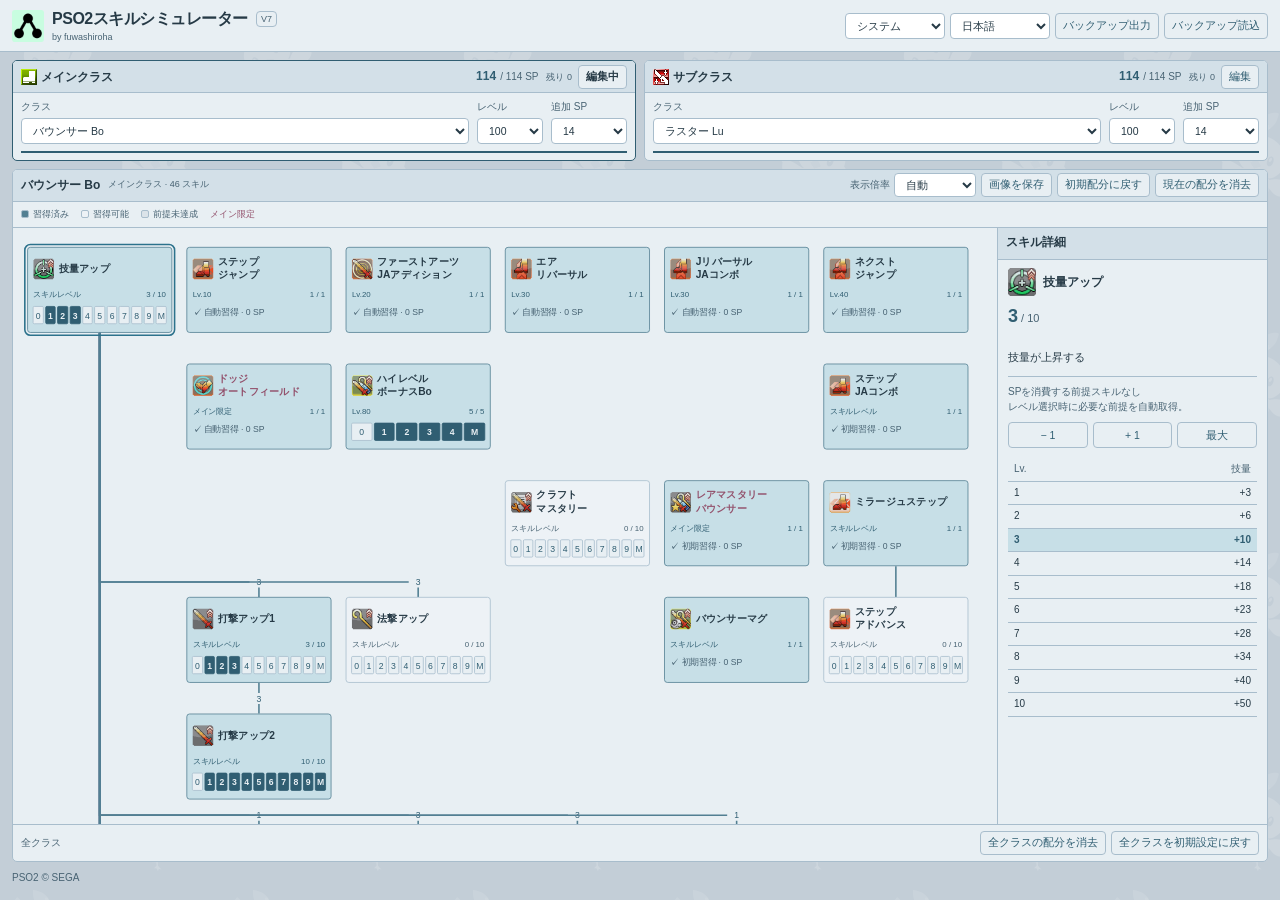
<file: pso2-skills/index.html>
<!doctype html>
<html lang="zh-CN"><head><meta charset="utf-8"><meta name="viewport" content="width=device-width,initial-scale=1"><meta name="theme-color" content="#c3ced7"><meta name="description" content="PSO2全13职业技能树加点模拟器，含游戏技能图标、前置技能、技能详情与配点保存。"><title>PSO2技能加点模拟器</title>
<link rel="icon" type="image/png" sizes="16x16" href="[data-uri]">
<link rel="icon" type="image/png" sizes="32x32" href="[data-uri]">
<script src="themes.js?v=bc4482d55d"></script><link rel="stylesheet" href="style.css?v=df17836e65"><script defer src="data.js?v=7900b7472a"></script><script defer src="defaults.js?v=78b917f71d"></script><script defer src="engine.js?v=02b35e15a1"></script><script src="en.js?v=1458eef4cf"></script><script defer src="ui-i18n.js?v=f3899a6647"></script><script defer src="screenshot-icons.js?v=3a2c661bad"></script><script defer src="screenshot.js?v=5f69c9a57b"></script><script defer src="app.js?v=59e39bfc2d"></script><style id="rappy-background">
:root{--rappy-pattern:url("data:image/svg+xml,%3Csvg%20xmlns%3D%22http%3A%2F%2Fwww.w3.org%2F2000%2Fsvg%22%20xmlns%3Axlink%3D%22http%3A%2F%2Fwww.w3.org%2F1999%2Fxlink%22%20width%3D%22220%22%20height%3D%22220%22%20viewBox%3D%220%200%20300%20300%22%3E%3Ctitle%3E%E6%8B%89%E6%AF%94%E5%B9%B3%E9%93%BA%E8%8A%B1%E7%BA%B9%3C%2Ftitle%3E%3Cdefs%3E%3Cg%20id%3D%22rappy%22%20fill%3D%22%23fff%22%3E%3Cpath%20fill-rule%3D%22evenodd%22%20d%3D%22M861.122%20645.504C821.122%20717.676%20703.073%20694.269%20703.073%20694.269C758.505%20732.215%20777.817%20807.727%20744.054%20871.422C744.054%20871.422%20777.676%20894.256%20777.676%20894.256C777.676%20894.256%20828.209%20890.465%20828.209%20890.465C828.209%20890.465%20805.441%20907.156%20805.441%20907.156C805.441%20907.156%20815.563%20928.912%20815.563%20928.912C815.563%20928.912%20787.851%20921.969%20787.851%20921.969C787.851%20921.969%20768.629%20942.296%20768.629%20942.296C768.629%20942.296%20764.005%20903.079%20764.005%20903.079C764.005%20903.079%20736.568%20884.036%20736.568%20884.036C713.954%20918.218%20674.811%20947.79%20616.244%20964.423C604.035%20967.891%20592.614%20970.401%20581.883%20972.126C581.883%20972.126%20587.432%201001.34%20587.432%201001.34C587.432%201001.34%20617.718%201026.679%20617.718%201026.679C617.718%201026.679%20590.185%201031.636%20590.185%201031.636C590.185%201031.636%20580.824%201058.628%20580.824%201058.628C580.824%201058.628%20568.159%201038.247%20568.159%201038.247C568.159%201038.247%20541.727%201048.162%20541.727%201048.162C541.727%201048.162%20572.564%201007.95%20572.564%201007.95C572.564%201007.95%20567.098%20974.05%20567.098%20974.05C440.413%20986.387%20423.673%20878.374%20423.673%20878.374C423.673%20878.374%20418.169%20940.48%20351.053%20952.578C266.375%20964.677%20210.73%20887.246%20210.73%20887.246C184.924%20885.633%20162.343%20864.662%20162.343%20864.662C162.343%20864.662%20205.891%20842.078%20205.891%20842.078C257.504%20802.556%20377.666%20770.294%20377.666%20770.294C377.666%20770.294%20391.691%20758.864%20391.691%20758.864C369.928%20759.991%20350.42%20758.988%20334.913%20756.657C291.82%20750.177%20256.712%20729.593%20231.953%20698.239C231.953%20698.239%20190.41%20711.906%20190.41%20711.906C190.41%20711.906%20207.62%20656.297%20207.62%20656.297C197.388%20631.469%20191.651%20602.873%20191.012%20571.339C190.072%20524.998%20202.312%20487.285%20220.165%20457.063C220.165%20457.063%20213.83%20455.11%20213.83%20455.11C213.83%20455.11%20134.919%20427.356%20128.954%20291.701C128.954%20291.701%20139.613%20283.485%20139.613%20283.485C139.613%20283.485%20154.122%20299.155%20154.122%20299.155C154.122%20299.155%20178.499%20281.744%20178.499%20281.744C178.499%20281.744%20197.651%20301.476%20197.651%20301.476C197.651%20301.476%20222.027%20281.744%20222.027%20281.744C222.027%20281.744%20241.18%20296.833%20241.18%20296.833C241.18%20296.833%20254.961%20289.625%20254.961%20289.625C253.247%20334.142%20246.577%20382.386%20256.36%20409.295C256.36%20409.295%20256.807%20410.464%20256.807%20410.464C297.429%20370.393%20341.818%20353.87%20341.818%20353.87C380.168%20338.675%20415.275%20330.948%20453.518%20332.013C453.518%20332.013%20453.743%20329.666%20453.743%20329.666C453.743%20329.666%20465.738%20315.485%20398.126%20255.49C397.536%20254.966%20396.973%20254.431%20396.398%20253.9C396.398%20253.9%20409.562%20251.659%20409.562%20251.659C409.562%20251.659%20412.615%20226.793%20412.615%20226.793C412.615%20226.793%20433.548%20227.23%20433.548%20227.23C433.548%20227.23%20440.526%20199.31%20440.526%20199.31C440.526%20199.31%20465.384%20205.418%20465.384%20205.418C465.384%20205.418%20473.234%20180.988%20473.234%20180.988C473.234%20180.988%20496.036%20187.157%20496.036%20187.157C497.654%20190.215%20499.197%20193.351%20500.635%20196.586C519.989%20240.133%20521.69%20296.299%20518.503%20341.805C578.606%20358.7%20618.081%20395.105%20640.812%20437.158C640.812%20437.158%20700.979%20443.584%20700.979%20443.584C700.979%20443.584%20658.861%20483.489%20658.861%20483.489C668.41%20520.87%20667.034%20558.769%20657.033%20588.872C651.716%20604.875%20641.79%20622.345%20628.648%20639.59C628.648%20639.59%20649.415%20636.727%20649.415%20636.727C689.415%20540.173%20858.195%20458.249%20858.195%20458.249C858.195%20458.249%20858.195%20520.668%20858.195%20520.668C858.195%20520.668%20901.122%20573.333%20861.122%20645.504ZM333.972%20596.57C321.448%20570.85%20298.603%20556.181%20282.946%20563.805C267.29%20571.429%20264.75%20598.459%20277.273%20624.178C289.797%20649.898%20312.642%20664.567%20328.299%20656.944C343.956%20649.32%20346.496%20622.289%20333.972%20596.57ZM418.141%20601.321C418.141%20601.321%20391.074%20669.531%20391.074%20669.531C391.074%20669.531%20462.546%20679.069%20462.546%20679.069C462.546%20679.069%20485.784%20616.562%20485.784%20616.562C485.784%20616.562%20418.141%20601.321%20418.141%20601.321ZM539.643%20496.847C526.436%20471.471%20503.207%20457.418%20487.76%20465.457C472.313%20473.497%20470.496%20500.586%20483.703%20525.961C496.91%20551.337%20520.139%20565.39%20535.586%20557.35C551.034%20549.311%20552.85%20522.222%20539.643%20496.847ZM538.222%20752.469C471.477%20789.117%20445.835%20865.646%20472.974%20919.858C484.25%20942.383%20504.521%20970.418%20549.43%20971.337C586.998%20972.105%20631.595%20962.677%20665.662%20943.907C684.868%20933.325%20710.899%20913.135%20721.87%20899.26C750.481%20863.075%20751.045%20819.645%20740.291%20786.307C721.04%20726.626%20627.996%20703.176%20538.222%20752.469ZM508.427%20520.398C501.333%20523.231%20491.81%20516.081%20487.156%20504.427C482.502%20492.774%20484.48%20481.031%20491.574%20478.197C498.668%20475.364%20508.191%20482.514%20512.845%20494.168C517.499%20505.821%20515.521%20517.565%20508.427%20520.398ZM302.137%20619.278C294.97%20621.921%20285.641%20614.518%20281.3%20602.745C276.959%20590.971%20279.251%20579.285%20286.418%20576.642C293.585%20574%20302.914%20581.402%20307.255%20593.175C311.596%20604.949%20309.305%20616.636%20302.137%20619.278Z%22%2F%3E%3Cpath%20fill-rule%3D%22evenodd%22%20opacity%3D%22.65%22%20d%3D%22M418.141%20601.321C418.141%20601.321%20391.074%20669.531%20391.074%20669.531C391.074%20669.531%20462.546%20679.069%20462.546%20679.069C462.546%20679.069%20485.784%20616.562%20485.784%20616.562C485.784%20616.562%20418.141%20601.321%20418.141%20601.321ZM472.974%20919.858C484.25%20942.383%20504.521%20970.418%20549.43%20971.337C586.998%20972.105%20631.595%20962.677%20665.662%20943.907C684.868%20933.325%20710.899%20913.135%20721.87%20899.26C750.481%20863.075%20751.045%20819.645%20740.291%20786.307C721.04%20726.626%20627.996%20703.176%20538.222%20752.469C471.477%20789.117%20445.835%20865.646%20472.974%20919.858ZM473.234%20180.988C473.234%20180.988%20465.384%20205.418%20465.384%20205.418C465.384%20205.418%20440.526%20199.31%20440.526%20199.31C440.526%20199.31%20433.548%20227.23%20433.548%20227.23C433.548%20227.23%20412.615%20226.793%20412.615%20226.793C412.615%20226.793%20409.562%20251.659%20409.562%20251.659C409.562%20251.659%20396.398%20253.9%20396.398%20253.9C331.159%20193.648%20366.502%2089.685%20366.502%2089.685C366.502%2089.685%20456.6%20112.598%20496.036%20187.157C496.036%20187.157%20473.234%20180.988%20473.234%20180.988ZM222.027%20281.744C222.027%20281.744%20197.651%20301.476%20197.651%20301.476C197.651%20301.476%20178.499%20281.744%20178.499%20281.744C178.499%20281.744%20154.122%20299.155%20154.122%20299.155C154.122%20299.155%20139.613%20283.485%20139.613%20283.485C139.613%20283.485%20128.954%20291.701%20128.954%20291.701C128.887%20290.183%20128.818%20288.669%20128.77%20287.124C124.408%20164.952%20197.472%20133.318%20197.472%20133.318C197.472%20133.318%20248.726%20194.404%20254.179%20246.763C255.555%20259.981%20255.54%20274.591%20254.961%20289.625C254.961%20289.625%20241.18%20296.833%20241.18%20296.833C241.18%20296.833%20222.027%20281.744%20222.027%20281.744Z%22%2F%3E%3C%2Fg%3E%3C%2Fdefs%3E%3Cg%20opacity%3D%22.16%22%3E%3Cuse%20xlink%3Ahref%3D%22%23rappy%22%20transform%3D%22translate%2875%2075%29%20rotate%28-10%29%20scale%28.135%29%20translate%28-505%20-575%29%22%2F%3E%3Cuse%20xlink%3Ahref%3D%22%23rappy%22%20transform%3D%22translate%28225%20225%29%20rotate%2850%29%20scale%28.135%29%20translate%28-505%20-575%29%22%2F%3E%3C%2Fg%3E%3C%2Fsvg%3E")}
:root[data-theme="dark"]{--rappy-pattern:url("data:image/svg+xml,%3Csvg%20xmlns%3D%22http%3A%2F%2Fwww.w3.org%2F2000%2Fsvg%22%20xmlns%3Axlink%3D%22http%3A%2F%2Fwww.w3.org%2F1999%2Fxlink%22%20width%3D%22220%22%20height%3D%22220%22%20viewBox%3D%220%200%20300%20300%22%3E%3Ctitle%3E%E6%8B%89%E6%AF%94%E5%B9%B3%E9%93%BA%E8%8A%B1%E7%BA%B9%3C%2Ftitle%3E%3Cdefs%3E%3Cg%20id%3D%22rappy%22%20fill%3D%22%239bafbf%22%3E%3Cpath%20fill-rule%3D%22evenodd%22%20d%3D%22M861.122%20645.504C821.122%20717.676%20703.073%20694.269%20703.073%20694.269C758.505%20732.215%20777.817%20807.727%20744.054%20871.422C744.054%20871.422%20777.676%20894.256%20777.676%20894.256C777.676%20894.256%20828.209%20890.465%20828.209%20890.465C828.209%20890.465%20805.441%20907.156%20805.441%20907.156C805.441%20907.156%20815.563%20928.912%20815.563%20928.912C815.563%20928.912%20787.851%20921.969%20787.851%20921.969C787.851%20921.969%20768.629%20942.296%20768.629%20942.296C768.629%20942.296%20764.005%20903.079%20764.005%20903.079C764.005%20903.079%20736.568%20884.036%20736.568%20884.036C713.954%20918.218%20674.811%20947.79%20616.244%20964.423C604.035%20967.891%20592.614%20970.401%20581.883%20972.126C581.883%20972.126%20587.432%201001.34%20587.432%201001.34C587.432%201001.34%20617.718%201026.679%20617.718%201026.679C617.718%201026.679%20590.185%201031.636%20590.185%201031.636C590.185%201031.636%20580.824%201058.628%20580.824%201058.628C580.824%201058.628%20568.159%201038.247%20568.159%201038.247C568.159%201038.247%20541.727%201048.162%20541.727%201048.162C541.727%201048.162%20572.564%201007.95%20572.564%201007.95C572.564%201007.95%20567.098%20974.05%20567.098%20974.05C440.413%20986.387%20423.673%20878.374%20423.673%20878.374C423.673%20878.374%20418.169%20940.48%20351.053%20952.578C266.375%20964.677%20210.73%20887.246%20210.73%20887.246C184.924%20885.633%20162.343%20864.662%20162.343%20864.662C162.343%20864.662%20205.891%20842.078%20205.891%20842.078C257.504%20802.556%20377.666%20770.294%20377.666%20770.294C377.666%20770.294%20391.691%20758.864%20391.691%20758.864C369.928%20759.991%20350.42%20758.988%20334.913%20756.657C291.82%20750.177%20256.712%20729.593%20231.953%20698.239C231.953%20698.239%20190.41%20711.906%20190.41%20711.906C190.41%20711.906%20207.62%20656.297%20207.62%20656.297C197.388%20631.469%20191.651%20602.873%20191.012%20571.339C190.072%20524.998%20202.312%20487.285%20220.165%20457.063C220.165%20457.063%20213.83%20455.11%20213.83%20455.11C213.83%20455.11%20134.919%20427.356%20128.954%20291.701C128.954%20291.701%20139.613%20283.485%20139.613%20283.485C139.613%20283.485%20154.122%20299.155%20154.122%20299.155C154.122%20299.155%20178.499%20281.744%20178.499%20281.744C178.499%20281.744%20197.651%20301.476%20197.651%20301.476C197.651%20301.476%20222.027%20281.744%20222.027%20281.744C222.027%20281.744%20241.18%20296.833%20241.18%20296.833C241.18%20296.833%20254.961%20289.625%20254.961%20289.625C253.247%20334.142%20246.577%20382.386%20256.36%20409.295C256.36%20409.295%20256.807%20410.464%20256.807%20410.464C297.429%20370.393%20341.818%20353.87%20341.818%20353.87C380.168%20338.675%20415.275%20330.948%20453.518%20332.013C453.518%20332.013%20453.743%20329.666%20453.743%20329.666C453.743%20329.666%20465.738%20315.485%20398.126%20255.49C397.536%20254.966%20396.973%20254.431%20396.398%20253.9C396.398%20253.9%20409.562%20251.659%20409.562%20251.659C409.562%20251.659%20412.615%20226.793%20412.615%20226.793C412.615%20226.793%20433.548%20227.23%20433.548%20227.23C433.548%20227.23%20440.526%20199.31%20440.526%20199.31C440.526%20199.31%20465.384%20205.418%20465.384%20205.418C465.384%20205.418%20473.234%20180.988%20473.234%20180.988C473.234%20180.988%20496.036%20187.157%20496.036%20187.157C497.654%20190.215%20499.197%20193.351%20500.635%20196.586C519.989%20240.133%20521.69%20296.299%20518.503%20341.805C578.606%20358.7%20618.081%20395.105%20640.812%20437.158C640.812%20437.158%20700.979%20443.584%20700.979%20443.584C700.979%20443.584%20658.861%20483.489%20658.861%20483.489C668.41%20520.87%20667.034%20558.769%20657.033%20588.872C651.716%20604.875%20641.79%20622.345%20628.648%20639.59C628.648%20639.59%20649.415%20636.727%20649.415%20636.727C689.415%20540.173%20858.195%20458.249%20858.195%20458.249C858.195%20458.249%20858.195%20520.668%20858.195%20520.668C858.195%20520.668%20901.122%20573.333%20861.122%20645.504ZM333.972%20596.57C321.448%20570.85%20298.603%20556.181%20282.946%20563.805C267.29%20571.429%20264.75%20598.459%20277.273%20624.178C289.797%20649.898%20312.642%20664.567%20328.299%20656.944C343.956%20649.32%20346.496%20622.289%20333.972%20596.57ZM418.141%20601.321C418.141%20601.321%20391.074%20669.531%20391.074%20669.531C391.074%20669.531%20462.546%20679.069%20462.546%20679.069C462.546%20679.069%20485.784%20616.562%20485.784%20616.562C485.784%20616.562%20418.141%20601.321%20418.141%20601.321ZM539.643%20496.847C526.436%20471.471%20503.207%20457.418%20487.76%20465.457C472.313%20473.497%20470.496%20500.586%20483.703%20525.961C496.91%20551.337%20520.139%20565.39%20535.586%20557.35C551.034%20549.311%20552.85%20522.222%20539.643%20496.847ZM538.222%20752.469C471.477%20789.117%20445.835%20865.646%20472.974%20919.858C484.25%20942.383%20504.521%20970.418%20549.43%20971.337C586.998%20972.105%20631.595%20962.677%20665.662%20943.907C684.868%20933.325%20710.899%20913.135%20721.87%20899.26C750.481%20863.075%20751.045%20819.645%20740.291%20786.307C721.04%20726.626%20627.996%20703.176%20538.222%20752.469ZM508.427%20520.398C501.333%20523.231%20491.81%20516.081%20487.156%20504.427C482.502%20492.774%20484.48%20481.031%20491.574%20478.197C498.668%20475.364%20508.191%20482.514%20512.845%20494.168C517.499%20505.821%20515.521%20517.565%20508.427%20520.398ZM302.137%20619.278C294.97%20621.921%20285.641%20614.518%20281.3%20602.745C276.959%20590.971%20279.251%20579.285%20286.418%20576.642C293.585%20574%20302.914%20581.402%20307.255%20593.175C311.596%20604.949%20309.305%20616.636%20302.137%20619.278Z%22%2F%3E%3Cpath%20fill-rule%3D%22evenodd%22%20opacity%3D%22.65%22%20d%3D%22M418.141%20601.321C418.141%20601.321%20391.074%20669.531%20391.074%20669.531C391.074%20669.531%20462.546%20679.069%20462.546%20679.069C462.546%20679.069%20485.784%20616.562%20485.784%20616.562C485.784%20616.562%20418.141%20601.321%20418.141%20601.321ZM472.974%20919.858C484.25%20942.383%20504.521%20970.418%20549.43%20971.337C586.998%20972.105%20631.595%20962.677%20665.662%20943.907C684.868%20933.325%20710.899%20913.135%20721.87%20899.26C750.481%20863.075%20751.045%20819.645%20740.291%20786.307C721.04%20726.626%20627.996%20703.176%20538.222%20752.469C471.477%20789.117%20445.835%20865.646%20472.974%20919.858ZM473.234%20180.988C473.234%20180.988%20465.384%20205.418%20465.384%20205.418C465.384%20205.418%20440.526%20199.31%20440.526%20199.31C440.526%20199.31%20433.548%20227.23%20433.548%20227.23C433.548%20227.23%20412.615%20226.793%20412.615%20226.793C412.615%20226.793%20409.562%20251.659%20409.562%20251.659C409.562%20251.659%20396.398%20253.9%20396.398%20253.9C331.159%20193.648%20366.502%2089.685%20366.502%2089.685C366.502%2089.685%20456.6%20112.598%20496.036%20187.157C496.036%20187.157%20473.234%20180.988%20473.234%20180.988ZM222.027%20281.744C222.027%20281.744%20197.651%20301.476%20197.651%20301.476C197.651%20301.476%20178.499%20281.744%20178.499%20281.744C178.499%20281.744%20154.122%20299.155%20154.122%20299.155C154.122%20299.155%20139.613%20283.485%20139.613%20283.485C139.613%20283.485%20128.954%20291.701%20128.954%20291.701C128.887%20290.183%20128.818%20288.669%20128.77%20287.124C124.408%20164.952%20197.472%20133.318%20197.472%20133.318C197.472%20133.318%20248.726%20194.404%20254.179%20246.763C255.555%20259.981%20255.54%20274.591%20254.961%20289.625C254.961%20289.625%20241.18%20296.833%20241.18%20296.833C241.18%20296.833%20222.027%20281.744%20222.027%20281.744Z%22%2F%3E%3C%2Fg%3E%3C%2Fdefs%3E%3Cg%20opacity%3D%22.055%22%3E%3Cuse%20xlink%3Ahref%3D%22%23rappy%22%20transform%3D%22translate%2875%2075%29%20rotate%28-10%29%20scale%28.135%29%20translate%28-505%20-575%29%22%2F%3E%3Cuse%20xlink%3Ahref%3D%22%23rappy%22%20transform%3D%22translate%28225%20225%29%20rotate%2850%29%20scale%28.135%29%20translate%28-505%20-575%29%22%2F%3E%3C%2Fg%3E%3C%2Fsvg%3E")}
@media(prefers-color-scheme:dark){:root:not([data-theme="light"]){--rappy-pattern:url("data:image/svg+xml,%3Csvg%20xmlns%3D%22http%3A%2F%2Fwww.w3.org%2F2000%2Fsvg%22%20xmlns%3Axlink%3D%22http%3A%2F%2Fwww.w3.org%2F1999%2Fxlink%22%20width%3D%22220%22%20height%3D%22220%22%20viewBox%3D%220%200%20300%20300%22%3E%3Ctitle%3E%E6%8B%89%E6%AF%94%E5%B9%B3%E9%93%BA%E8%8A%B1%E7%BA%B9%3C%2Ftitle%3E%3Cdefs%3E%3Cg%20id%3D%22rappy%22%20fill%3D%22%239bafbf%22%3E%3Cpath%20fill-rule%3D%22evenodd%22%20d%3D%22M861.122%20645.504C821.122%20717.676%20703.073%20694.269%20703.073%20694.269C758.505%20732.215%20777.817%20807.727%20744.054%20871.422C744.054%20871.422%20777.676%20894.256%20777.676%20894.256C777.676%20894.256%20828.209%20890.465%20828.209%20890.465C828.209%20890.465%20805.441%20907.156%20805.441%20907.156C805.441%20907.156%20815.563%20928.912%20815.563%20928.912C815.563%20928.912%20787.851%20921.969%20787.851%20921.969C787.851%20921.969%20768.629%20942.296%20768.629%20942.296C768.629%20942.296%20764.005%20903.079%20764.005%20903.079C764.005%20903.079%20736.568%20884.036%20736.568%20884.036C713.954%20918.218%20674.811%20947.79%20616.244%20964.423C604.035%20967.891%20592.614%20970.401%20581.883%20972.126C581.883%20972.126%20587.432%201001.34%20587.432%201001.34C587.432%201001.34%20617.718%201026.679%20617.718%201026.679C617.718%201026.679%20590.185%201031.636%20590.185%201031.636C590.185%201031.636%20580.824%201058.628%20580.824%201058.628C580.824%201058.628%20568.159%201038.247%20568.159%201038.247C568.159%201038.247%20541.727%201048.162%20541.727%201048.162C541.727%201048.162%20572.564%201007.95%20572.564%201007.95C572.564%201007.95%20567.098%20974.05%20567.098%20974.05C440.413%20986.387%20423.673%20878.374%20423.673%20878.374C423.673%20878.374%20418.169%20940.48%20351.053%20952.578C266.375%20964.677%20210.73%20887.246%20210.73%20887.246C184.924%20885.633%20162.343%20864.662%20162.343%20864.662C162.343%20864.662%20205.891%20842.078%20205.891%20842.078C257.504%20802.556%20377.666%20770.294%20377.666%20770.294C377.666%20770.294%20391.691%20758.864%20391.691%20758.864C369.928%20759.991%20350.42%20758.988%20334.913%20756.657C291.82%20750.177%20256.712%20729.593%20231.953%20698.239C231.953%20698.239%20190.41%20711.906%20190.41%20711.906C190.41%20711.906%20207.62%20656.297%20207.62%20656.297C197.388%20631.469%20191.651%20602.873%20191.012%20571.339C190.072%20524.998%20202.312%20487.285%20220.165%20457.063C220.165%20457.063%20213.83%20455.11%20213.83%20455.11C213.83%20455.11%20134.919%20427.356%20128.954%20291.701C128.954%20291.701%20139.613%20283.485%20139.613%20283.485C139.613%20283.485%20154.122%20299.155%20154.122%20299.155C154.122%20299.155%20178.499%20281.744%20178.499%20281.744C178.499%20281.744%20197.651%20301.476%20197.651%20301.476C197.651%20301.476%20222.027%20281.744%20222.027%20281.744C222.027%20281.744%20241.18%20296.833%20241.18%20296.833C241.18%20296.833%20254.961%20289.625%20254.961%20289.625C253.247%20334.142%20246.577%20382.386%20256.36%20409.295C256.36%20409.295%20256.807%20410.464%20256.807%20410.464C297.429%20370.393%20341.818%20353.87%20341.818%20353.87C380.168%20338.675%20415.275%20330.948%20453.518%20332.013C453.518%20332.013%20453.743%20329.666%20453.743%20329.666C453.743%20329.666%20465.738%20315.485%20398.126%20255.49C397.536%20254.966%20396.973%20254.431%20396.398%20253.9C396.398%20253.9%20409.562%20251.659%20409.562%20251.659C409.562%20251.659%20412.615%20226.793%20412.615%20226.793C412.615%20226.793%20433.548%20227.23%20433.548%20227.23C433.548%20227.23%20440.526%20199.31%20440.526%20199.31C440.526%20199.31%20465.384%20205.418%20465.384%20205.418C465.384%20205.418%20473.234%20180.988%20473.234%20180.988C473.234%20180.988%20496.036%20187.157%20496.036%20187.157C497.654%20190.215%20499.197%20193.351%20500.635%20196.586C519.989%20240.133%20521.69%20296.299%20518.503%20341.805C578.606%20358.7%20618.081%20395.105%20640.812%20437.158C640.812%20437.158%20700.979%20443.584%20700.979%20443.584C700.979%20443.584%20658.861%20483.489%20658.861%20483.489C668.41%20520.87%20667.034%20558.769%20657.033%20588.872C651.716%20604.875%20641.79%20622.345%20628.648%20639.59C628.648%20639.59%20649.415%20636.727%20649.415%20636.727C689.415%20540.173%20858.195%20458.249%20858.195%20458.249C858.195%20458.249%20858.195%20520.668%20858.195%20520.668C858.195%20520.668%20901.122%20573.333%20861.122%20645.504ZM333.972%20596.57C321.448%20570.85%20298.603%20556.181%20282.946%20563.805C267.29%20571.429%20264.75%20598.459%20277.273%20624.178C289.797%20649.898%20312.642%20664.567%20328.299%20656.944C343.956%20649.32%20346.496%20622.289%20333.972%20596.57ZM418.141%20601.321C418.141%20601.321%20391.074%20669.531%20391.074%20669.531C391.074%20669.531%20462.546%20679.069%20462.546%20679.069C462.546%20679.069%20485.784%20616.562%20485.784%20616.562C485.784%20616.562%20418.141%20601.321%20418.141%20601.321ZM539.643%20496.847C526.436%20471.471%20503.207%20457.418%20487.76%20465.457C472.313%20473.497%20470.496%20500.586%20483.703%20525.961C496.91%20551.337%20520.139%20565.39%20535.586%20557.35C551.034%20549.311%20552.85%20522.222%20539.643%20496.847ZM538.222%20752.469C471.477%20789.117%20445.835%20865.646%20472.974%20919.858C484.25%20942.383%20504.521%20970.418%20549.43%20971.337C586.998%20972.105%20631.595%20962.677%20665.662%20943.907C684.868%20933.325%20710.899%20913.135%20721.87%20899.26C750.481%20863.075%20751.045%20819.645%20740.291%20786.307C721.04%20726.626%20627.996%20703.176%20538.222%20752.469ZM508.427%20520.398C501.333%20523.231%20491.81%20516.081%20487.156%20504.427C482.502%20492.774%20484.48%20481.031%20491.574%20478.197C498.668%20475.364%20508.191%20482.514%20512.845%20494.168C517.499%20505.821%20515.521%20517.565%20508.427%20520.398ZM302.137%20619.278C294.97%20621.921%20285.641%20614.518%20281.3%20602.745C276.959%20590.971%20279.251%20579.285%20286.418%20576.642C293.585%20574%20302.914%20581.402%20307.255%20593.175C311.596%20604.949%20309.305%20616.636%20302.137%20619.278Z%22%2F%3E%3Cpath%20fill-rule%3D%22evenodd%22%20opacity%3D%22.65%22%20d%3D%22M418.141%20601.321C418.141%20601.321%20391.074%20669.531%20391.074%20669.531C391.074%20669.531%20462.546%20679.069%20462.546%20679.069C462.546%20679.069%20485.784%20616.562%20485.784%20616.562C485.784%20616.562%20418.141%20601.321%20418.141%20601.321ZM472.974%20919.858C484.25%20942.383%20504.521%20970.418%20549.43%20971.337C586.998%20972.105%20631.595%20962.677%20665.662%20943.907C684.868%20933.325%20710.899%20913.135%20721.87%20899.26C750.481%20863.075%20751.045%20819.645%20740.291%20786.307C721.04%20726.626%20627.996%20703.176%20538.222%20752.469C471.477%20789.117%20445.835%20865.646%20472.974%20919.858ZM473.234%20180.988C473.234%20180.988%20465.384%20205.418%20465.384%20205.418C465.384%20205.418%20440.526%20199.31%20440.526%20199.31C440.526%20199.31%20433.548%20227.23%20433.548%20227.23C433.548%20227.23%20412.615%20226.793%20412.615%20226.793C412.615%20226.793%20409.562%20251.659%20409.562%20251.659C409.562%20251.659%20396.398%20253.9%20396.398%20253.9C331.159%20193.648%20366.502%2089.685%20366.502%2089.685C366.502%2089.685%20456.6%20112.598%20496.036%20187.157C496.036%20187.157%20473.234%20180.988%20473.234%20180.988ZM222.027%20281.744C222.027%20281.744%20197.651%20301.476%20197.651%20301.476C197.651%20301.476%20178.499%20281.744%20178.499%20281.744C178.499%20281.744%20154.122%20299.155%20154.122%20299.155C154.122%20299.155%20139.613%20283.485%20139.613%20283.485C139.613%20283.485%20128.954%20291.701%20128.954%20291.701C128.887%20290.183%20128.818%20288.669%20128.77%20287.124C124.408%20164.952%20197.472%20133.318%20197.472%20133.318C197.472%20133.318%20248.726%20194.404%20254.179%20246.763C255.555%20259.981%20255.54%20274.591%20254.961%20289.625C254.961%20289.625%20241.18%20296.833%20241.18%20296.833C241.18%20296.833%20222.027%20281.744%20222.027%20281.744Z%22%2F%3E%3C%2Fg%3E%3C%2Fdefs%3E%3Cg%20opacity%3D%22.055%22%3E%3Cuse%20xlink%3Ahref%3D%22%23rappy%22%20transform%3D%22translate%2875%2075%29%20rotate%28-10%29%20scale%28.135%29%20translate%28-505%20-575%29%22%2F%3E%3Cuse%20xlink%3Ahref%3D%22%23rappy%22%20transform%3D%22translate%28225%20225%29%20rotate%2850%29%20scale%28.135%29%20translate%28-505%20-575%29%22%2F%3E%3C%2Fg%3E%3C%2Fsvg%3E")}}
body{background-image:var(--rappy-pattern);background-repeat:repeat;background-size:220px 220px;background-position:0 0}
@media print{body{background-image:none}}
</style>
<style id="app-title-icon">body>header .app-brand{display:flex;flex-direction:row;flex-wrap:nowrap;align-items:center;justify-content:flex-start;gap:8px;min-width:0}body>header .brand-copy{min-width:0}body>header .app-title-icon{display:block;width:32px;height:32px;flex:0 0 32px;object-fit:contain;border-radius:3px}body>header .brand-title{display:flex;align-items:center;gap:8px;min-width:0;min-height:20px}body>header .app-brand .byline,body>header .app-brand .brand-author,body>header .app-brand .brand-sub,body>header .app-brand .sub{display:block;font-size:9px;line-height:12px;margin:2px 0 0;color:var(--muted);opacity:1}</style></head><body>
<header><div class="title app-brand"><img class="app-title-icon" src="[data-uri]" width="32" height="32" alt=""><div class="brand-copy"><div class="brand-title"><h1>PSO2技能加点模拟器</h1><span class="app-version">V7</span></div><span class="brand-author">by fuwashiroha</span></div></div><div class="header-actions"><select id="theme-select" aria-label="主题配色"><option value="system">跟随系统</option><option value="light">浅色</option><option value="dark">深色</option></select><select id="language" aria-label="语言"><option value="ja">日本語</option><option value="zh">中文</option><option value="en">English</option></select><span id="save-status" role="status" class="sr-only"></span><button id="export-builds">导出备份</button><button id="import-builds">导入备份</button><input id="import-file" type="file" accept=".json,application/json" hidden></div></header>
<main><section class="buildbar" aria-label="主副职业配置"><div id="main-build"></div><div id="sub-build"></div></section>
<section class="tree-panel" aria-label="技能配点"><div class="panel-title toolbar"><div><h2 id="tree-title"></h2><span id="skill-count"></span></div><div class="tools"><label>缩放 <select id="zoom"><option value="fit" selected>自适应</option><option value="0.7">70%</option><option value="0.85">85%</option><option value="1">100%</option><option value="1.15">115%</option></select></label><button id="save-screenshot">保存截图</button><button id="restore-default">恢复默认配点</button><button id="reset">清空当前配点</button></div></div>
<div class="legend" title="点等级直接加点 · 自动补齐前置 · 右键减点"><span><i class="learned"></i>已习得</span><span><i class="available"></i>可加点</span><span><i class="locked"></i>前置未满足</span><span class="main-only">主职限定</span></div>
<div class="workspace"><div id="tree-scroll" tabindex="0" aria-label="技能树，可横向滚动"><div id="tree-size"><div id="tree"><svg id="connections" aria-hidden="true"></svg><div id="nodes"></div></div></div></div><aside id="detail" aria-label="技能详情"></aside></div>
<div class="workspace-actions"><span>所有职业</span><button id="clear-all">清空所有职业配点</button><button id="reset-all">恢复所有职业默认配点</button></div></section></main>
<footer class="sim-copyright">PSO2 © SEGA</footer><div id="toast" role="status" aria-live="polite"></div>
</body></html>
</file>
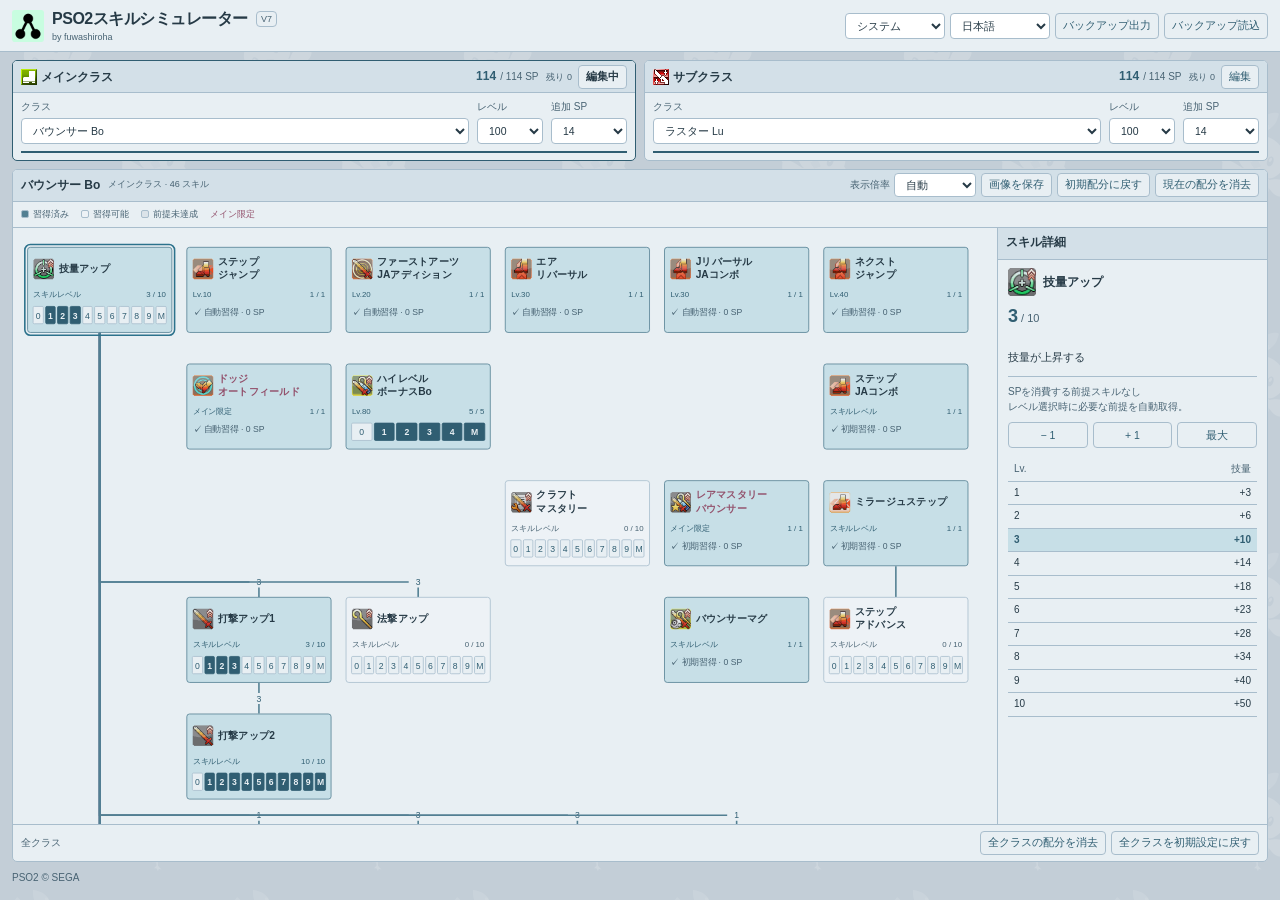
<file: PSO2加点模拟器/index.html>
<!doctype html>
<html lang="zh-CN"><head><meta charset="utf-8"><meta name="viewport" content="width=device-width,initial-scale=1"><meta name="theme-color" content="#c3ced7"><meta name="description" content="PSO2全13职业技能树加点模拟器，含游戏技能图标、前置技能、技能详情与配点保存。"><title>PSO2技能加点模拟器</title>
<link rel="icon" type="image/png" sizes="16x16" href="[data-uri]">
<link rel="icon" type="image/png" sizes="32x32" href="[data-uri]">
<script src="themes.js?v=bc4482d55d"></script><link rel="stylesheet" href="style.css?v=df17836e65"><script defer src="data.js"></script><script defer src="defaults.js"></script><script defer src="engine.js"></script><script defer src="ui-i18n.js?v=9d555ec781"></script><script defer src="screenshot-icons.js"></script><script defer src="screenshot.js"></script><script defer src="app.js?v=8cd686a231"></script><style id="rappy-background">
:root{--rappy-pattern:url("data:image/svg+xml,%3Csvg%20xmlns%3D%22http%3A%2F%2Fwww.w3.org%2F2000%2Fsvg%22%20xmlns%3Axlink%3D%22http%3A%2F%2Fwww.w3.org%2F1999%2Fxlink%22%20width%3D%22220%22%20height%3D%22220%22%20viewBox%3D%220%200%20300%20300%22%3E%3Ctitle%3E%E6%8B%89%E6%AF%94%E5%B9%B3%E9%93%BA%E8%8A%B1%E7%BA%B9%3C%2Ftitle%3E%3Cdefs%3E%3Cg%20id%3D%22rappy%22%20fill%3D%22%23fff%22%3E%3Cpath%20fill-rule%3D%22evenodd%22%20d%3D%22M861.122%20645.504C821.122%20717.676%20703.073%20694.269%20703.073%20694.269C758.505%20732.215%20777.817%20807.727%20744.054%20871.422C744.054%20871.422%20777.676%20894.256%20777.676%20894.256C777.676%20894.256%20828.209%20890.465%20828.209%20890.465C828.209%20890.465%20805.441%20907.156%20805.441%20907.156C805.441%20907.156%20815.563%20928.912%20815.563%20928.912C815.563%20928.912%20787.851%20921.969%20787.851%20921.969C787.851%20921.969%20768.629%20942.296%20768.629%20942.296C768.629%20942.296%20764.005%20903.079%20764.005%20903.079C764.005%20903.079%20736.568%20884.036%20736.568%20884.036C713.954%20918.218%20674.811%20947.79%20616.244%20964.423C604.035%20967.891%20592.614%20970.401%20581.883%20972.126C581.883%20972.126%20587.432%201001.34%20587.432%201001.34C587.432%201001.34%20617.718%201026.679%20617.718%201026.679C617.718%201026.679%20590.185%201031.636%20590.185%201031.636C590.185%201031.636%20580.824%201058.628%20580.824%201058.628C580.824%201058.628%20568.159%201038.247%20568.159%201038.247C568.159%201038.247%20541.727%201048.162%20541.727%201048.162C541.727%201048.162%20572.564%201007.95%20572.564%201007.95C572.564%201007.95%20567.098%20974.05%20567.098%20974.05C440.413%20986.387%20423.673%20878.374%20423.673%20878.374C423.673%20878.374%20418.169%20940.48%20351.053%20952.578C266.375%20964.677%20210.73%20887.246%20210.73%20887.246C184.924%20885.633%20162.343%20864.662%20162.343%20864.662C162.343%20864.662%20205.891%20842.078%20205.891%20842.078C257.504%20802.556%20377.666%20770.294%20377.666%20770.294C377.666%20770.294%20391.691%20758.864%20391.691%20758.864C369.928%20759.991%20350.42%20758.988%20334.913%20756.657C291.82%20750.177%20256.712%20729.593%20231.953%20698.239C231.953%20698.239%20190.41%20711.906%20190.41%20711.906C190.41%20711.906%20207.62%20656.297%20207.62%20656.297C197.388%20631.469%20191.651%20602.873%20191.012%20571.339C190.072%20524.998%20202.312%20487.285%20220.165%20457.063C220.165%20457.063%20213.83%20455.11%20213.83%20455.11C213.83%20455.11%20134.919%20427.356%20128.954%20291.701C128.954%20291.701%20139.613%20283.485%20139.613%20283.485C139.613%20283.485%20154.122%20299.155%20154.122%20299.155C154.122%20299.155%20178.499%20281.744%20178.499%20281.744C178.499%20281.744%20197.651%20301.476%20197.651%20301.476C197.651%20301.476%20222.027%20281.744%20222.027%20281.744C222.027%20281.744%20241.18%20296.833%20241.18%20296.833C241.18%20296.833%20254.961%20289.625%20254.961%20289.625C253.247%20334.142%20246.577%20382.386%20256.36%20409.295C256.36%20409.295%20256.807%20410.464%20256.807%20410.464C297.429%20370.393%20341.818%20353.87%20341.818%20353.87C380.168%20338.675%20415.275%20330.948%20453.518%20332.013C453.518%20332.013%20453.743%20329.666%20453.743%20329.666C453.743%20329.666%20465.738%20315.485%20398.126%20255.49C397.536%20254.966%20396.973%20254.431%20396.398%20253.9C396.398%20253.9%20409.562%20251.659%20409.562%20251.659C409.562%20251.659%20412.615%20226.793%20412.615%20226.793C412.615%20226.793%20433.548%20227.23%20433.548%20227.23C433.548%20227.23%20440.526%20199.31%20440.526%20199.31C440.526%20199.31%20465.384%20205.418%20465.384%20205.418C465.384%20205.418%20473.234%20180.988%20473.234%20180.988C473.234%20180.988%20496.036%20187.157%20496.036%20187.157C497.654%20190.215%20499.197%20193.351%20500.635%20196.586C519.989%20240.133%20521.69%20296.299%20518.503%20341.805C578.606%20358.7%20618.081%20395.105%20640.812%20437.158C640.812%20437.158%20700.979%20443.584%20700.979%20443.584C700.979%20443.584%20658.861%20483.489%20658.861%20483.489C668.41%20520.87%20667.034%20558.769%20657.033%20588.872C651.716%20604.875%20641.79%20622.345%20628.648%20639.59C628.648%20639.59%20649.415%20636.727%20649.415%20636.727C689.415%20540.173%20858.195%20458.249%20858.195%20458.249C858.195%20458.249%20858.195%20520.668%20858.195%20520.668C858.195%20520.668%20901.122%20573.333%20861.122%20645.504ZM333.972%20596.57C321.448%20570.85%20298.603%20556.181%20282.946%20563.805C267.29%20571.429%20264.75%20598.459%20277.273%20624.178C289.797%20649.898%20312.642%20664.567%20328.299%20656.944C343.956%20649.32%20346.496%20622.289%20333.972%20596.57ZM418.141%20601.321C418.141%20601.321%20391.074%20669.531%20391.074%20669.531C391.074%20669.531%20462.546%20679.069%20462.546%20679.069C462.546%20679.069%20485.784%20616.562%20485.784%20616.562C485.784%20616.562%20418.141%20601.321%20418.141%20601.321ZM539.643%20496.847C526.436%20471.471%20503.207%20457.418%20487.76%20465.457C472.313%20473.497%20470.496%20500.586%20483.703%20525.961C496.91%20551.337%20520.139%20565.39%20535.586%20557.35C551.034%20549.311%20552.85%20522.222%20539.643%20496.847ZM538.222%20752.469C471.477%20789.117%20445.835%20865.646%20472.974%20919.858C484.25%20942.383%20504.521%20970.418%20549.43%20971.337C586.998%20972.105%20631.595%20962.677%20665.662%20943.907C684.868%20933.325%20710.899%20913.135%20721.87%20899.26C750.481%20863.075%20751.045%20819.645%20740.291%20786.307C721.04%20726.626%20627.996%20703.176%20538.222%20752.469ZM508.427%20520.398C501.333%20523.231%20491.81%20516.081%20487.156%20504.427C482.502%20492.774%20484.48%20481.031%20491.574%20478.197C498.668%20475.364%20508.191%20482.514%20512.845%20494.168C517.499%20505.821%20515.521%20517.565%20508.427%20520.398ZM302.137%20619.278C294.97%20621.921%20285.641%20614.518%20281.3%20602.745C276.959%20590.971%20279.251%20579.285%20286.418%20576.642C293.585%20574%20302.914%20581.402%20307.255%20593.175C311.596%20604.949%20309.305%20616.636%20302.137%20619.278Z%22%2F%3E%3Cpath%20fill-rule%3D%22evenodd%22%20opacity%3D%22.65%22%20d%3D%22M418.141%20601.321C418.141%20601.321%20391.074%20669.531%20391.074%20669.531C391.074%20669.531%20462.546%20679.069%20462.546%20679.069C462.546%20679.069%20485.784%20616.562%20485.784%20616.562C485.784%20616.562%20418.141%20601.321%20418.141%20601.321ZM472.974%20919.858C484.25%20942.383%20504.521%20970.418%20549.43%20971.337C586.998%20972.105%20631.595%20962.677%20665.662%20943.907C684.868%20933.325%20710.899%20913.135%20721.87%20899.26C750.481%20863.075%20751.045%20819.645%20740.291%20786.307C721.04%20726.626%20627.996%20703.176%20538.222%20752.469C471.477%20789.117%20445.835%20865.646%20472.974%20919.858ZM473.234%20180.988C473.234%20180.988%20465.384%20205.418%20465.384%20205.418C465.384%20205.418%20440.526%20199.31%20440.526%20199.31C440.526%20199.31%20433.548%20227.23%20433.548%20227.23C433.548%20227.23%20412.615%20226.793%20412.615%20226.793C412.615%20226.793%20409.562%20251.659%20409.562%20251.659C409.562%20251.659%20396.398%20253.9%20396.398%20253.9C331.159%20193.648%20366.502%2089.685%20366.502%2089.685C366.502%2089.685%20456.6%20112.598%20496.036%20187.157C496.036%20187.157%20473.234%20180.988%20473.234%20180.988ZM222.027%20281.744C222.027%20281.744%20197.651%20301.476%20197.651%20301.476C197.651%20301.476%20178.499%20281.744%20178.499%20281.744C178.499%20281.744%20154.122%20299.155%20154.122%20299.155C154.122%20299.155%20139.613%20283.485%20139.613%20283.485C139.613%20283.485%20128.954%20291.701%20128.954%20291.701C128.887%20290.183%20128.818%20288.669%20128.77%20287.124C124.408%20164.952%20197.472%20133.318%20197.472%20133.318C197.472%20133.318%20248.726%20194.404%20254.179%20246.763C255.555%20259.981%20255.54%20274.591%20254.961%20289.625C254.961%20289.625%20241.18%20296.833%20241.18%20296.833C241.18%20296.833%20222.027%20281.744%20222.027%20281.744Z%22%2F%3E%3C%2Fg%3E%3C%2Fdefs%3E%3Cg%20opacity%3D%22.16%22%3E%3Cuse%20xlink%3Ahref%3D%22%23rappy%22%20transform%3D%22translate%2875%2075%29%20rotate%28-10%29%20scale%28.135%29%20translate%28-505%20-575%29%22%2F%3E%3Cuse%20xlink%3Ahref%3D%22%23rappy%22%20transform%3D%22translate%28225%20225%29%20rotate%2850%29%20scale%28.135%29%20translate%28-505%20-575%29%22%2F%3E%3C%2Fg%3E%3C%2Fsvg%3E")}
:root[data-theme="dark"]{--rappy-pattern:url("data:image/svg+xml,%3Csvg%20xmlns%3D%22http%3A%2F%2Fwww.w3.org%2F2000%2Fsvg%22%20xmlns%3Axlink%3D%22http%3A%2F%2Fwww.w3.org%2F1999%2Fxlink%22%20width%3D%22220%22%20height%3D%22220%22%20viewBox%3D%220%200%20300%20300%22%3E%3Ctitle%3E%E6%8B%89%E6%AF%94%E5%B9%B3%E9%93%BA%E8%8A%B1%E7%BA%B9%3C%2Ftitle%3E%3Cdefs%3E%3Cg%20id%3D%22rappy%22%20fill%3D%22%239bafbf%22%3E%3Cpath%20fill-rule%3D%22evenodd%22%20d%3D%22M861.122%20645.504C821.122%20717.676%20703.073%20694.269%20703.073%20694.269C758.505%20732.215%20777.817%20807.727%20744.054%20871.422C744.054%20871.422%20777.676%20894.256%20777.676%20894.256C777.676%20894.256%20828.209%20890.465%20828.209%20890.465C828.209%20890.465%20805.441%20907.156%20805.441%20907.156C805.441%20907.156%20815.563%20928.912%20815.563%20928.912C815.563%20928.912%20787.851%20921.969%20787.851%20921.969C787.851%20921.969%20768.629%20942.296%20768.629%20942.296C768.629%20942.296%20764.005%20903.079%20764.005%20903.079C764.005%20903.079%20736.568%20884.036%20736.568%20884.036C713.954%20918.218%20674.811%20947.79%20616.244%20964.423C604.035%20967.891%20592.614%20970.401%20581.883%20972.126C581.883%20972.126%20587.432%201001.34%20587.432%201001.34C587.432%201001.34%20617.718%201026.679%20617.718%201026.679C617.718%201026.679%20590.185%201031.636%20590.185%201031.636C590.185%201031.636%20580.824%201058.628%20580.824%201058.628C580.824%201058.628%20568.159%201038.247%20568.159%201038.247C568.159%201038.247%20541.727%201048.162%20541.727%201048.162C541.727%201048.162%20572.564%201007.95%20572.564%201007.95C572.564%201007.95%20567.098%20974.05%20567.098%20974.05C440.413%20986.387%20423.673%20878.374%20423.673%20878.374C423.673%20878.374%20418.169%20940.48%20351.053%20952.578C266.375%20964.677%20210.73%20887.246%20210.73%20887.246C184.924%20885.633%20162.343%20864.662%20162.343%20864.662C162.343%20864.662%20205.891%20842.078%20205.891%20842.078C257.504%20802.556%20377.666%20770.294%20377.666%20770.294C377.666%20770.294%20391.691%20758.864%20391.691%20758.864C369.928%20759.991%20350.42%20758.988%20334.913%20756.657C291.82%20750.177%20256.712%20729.593%20231.953%20698.239C231.953%20698.239%20190.41%20711.906%20190.41%20711.906C190.41%20711.906%20207.62%20656.297%20207.62%20656.297C197.388%20631.469%20191.651%20602.873%20191.012%20571.339C190.072%20524.998%20202.312%20487.285%20220.165%20457.063C220.165%20457.063%20213.83%20455.11%20213.83%20455.11C213.83%20455.11%20134.919%20427.356%20128.954%20291.701C128.954%20291.701%20139.613%20283.485%20139.613%20283.485C139.613%20283.485%20154.122%20299.155%20154.122%20299.155C154.122%20299.155%20178.499%20281.744%20178.499%20281.744C178.499%20281.744%20197.651%20301.476%20197.651%20301.476C197.651%20301.476%20222.027%20281.744%20222.027%20281.744C222.027%20281.744%20241.18%20296.833%20241.18%20296.833C241.18%20296.833%20254.961%20289.625%20254.961%20289.625C253.247%20334.142%20246.577%20382.386%20256.36%20409.295C256.36%20409.295%20256.807%20410.464%20256.807%20410.464C297.429%20370.393%20341.818%20353.87%20341.818%20353.87C380.168%20338.675%20415.275%20330.948%20453.518%20332.013C453.518%20332.013%20453.743%20329.666%20453.743%20329.666C453.743%20329.666%20465.738%20315.485%20398.126%20255.49C397.536%20254.966%20396.973%20254.431%20396.398%20253.9C396.398%20253.9%20409.562%20251.659%20409.562%20251.659C409.562%20251.659%20412.615%20226.793%20412.615%20226.793C412.615%20226.793%20433.548%20227.23%20433.548%20227.23C433.548%20227.23%20440.526%20199.31%20440.526%20199.31C440.526%20199.31%20465.384%20205.418%20465.384%20205.418C465.384%20205.418%20473.234%20180.988%20473.234%20180.988C473.234%20180.988%20496.036%20187.157%20496.036%20187.157C497.654%20190.215%20499.197%20193.351%20500.635%20196.586C519.989%20240.133%20521.69%20296.299%20518.503%20341.805C578.606%20358.7%20618.081%20395.105%20640.812%20437.158C640.812%20437.158%20700.979%20443.584%20700.979%20443.584C700.979%20443.584%20658.861%20483.489%20658.861%20483.489C668.41%20520.87%20667.034%20558.769%20657.033%20588.872C651.716%20604.875%20641.79%20622.345%20628.648%20639.59C628.648%20639.59%20649.415%20636.727%20649.415%20636.727C689.415%20540.173%20858.195%20458.249%20858.195%20458.249C858.195%20458.249%20858.195%20520.668%20858.195%20520.668C858.195%20520.668%20901.122%20573.333%20861.122%20645.504ZM333.972%20596.57C321.448%20570.85%20298.603%20556.181%20282.946%20563.805C267.29%20571.429%20264.75%20598.459%20277.273%20624.178C289.797%20649.898%20312.642%20664.567%20328.299%20656.944C343.956%20649.32%20346.496%20622.289%20333.972%20596.57ZM418.141%20601.321C418.141%20601.321%20391.074%20669.531%20391.074%20669.531C391.074%20669.531%20462.546%20679.069%20462.546%20679.069C462.546%20679.069%20485.784%20616.562%20485.784%20616.562C485.784%20616.562%20418.141%20601.321%20418.141%20601.321ZM539.643%20496.847C526.436%20471.471%20503.207%20457.418%20487.76%20465.457C472.313%20473.497%20470.496%20500.586%20483.703%20525.961C496.91%20551.337%20520.139%20565.39%20535.586%20557.35C551.034%20549.311%20552.85%20522.222%20539.643%20496.847ZM538.222%20752.469C471.477%20789.117%20445.835%20865.646%20472.974%20919.858C484.25%20942.383%20504.521%20970.418%20549.43%20971.337C586.998%20972.105%20631.595%20962.677%20665.662%20943.907C684.868%20933.325%20710.899%20913.135%20721.87%20899.26C750.481%20863.075%20751.045%20819.645%20740.291%20786.307C721.04%20726.626%20627.996%20703.176%20538.222%20752.469ZM508.427%20520.398C501.333%20523.231%20491.81%20516.081%20487.156%20504.427C482.502%20492.774%20484.48%20481.031%20491.574%20478.197C498.668%20475.364%20508.191%20482.514%20512.845%20494.168C517.499%20505.821%20515.521%20517.565%20508.427%20520.398ZM302.137%20619.278C294.97%20621.921%20285.641%20614.518%20281.3%20602.745C276.959%20590.971%20279.251%20579.285%20286.418%20576.642C293.585%20574%20302.914%20581.402%20307.255%20593.175C311.596%20604.949%20309.305%20616.636%20302.137%20619.278Z%22%2F%3E%3Cpath%20fill-rule%3D%22evenodd%22%20opacity%3D%22.65%22%20d%3D%22M418.141%20601.321C418.141%20601.321%20391.074%20669.531%20391.074%20669.531C391.074%20669.531%20462.546%20679.069%20462.546%20679.069C462.546%20679.069%20485.784%20616.562%20485.784%20616.562C485.784%20616.562%20418.141%20601.321%20418.141%20601.321ZM472.974%20919.858C484.25%20942.383%20504.521%20970.418%20549.43%20971.337C586.998%20972.105%20631.595%20962.677%20665.662%20943.907C684.868%20933.325%20710.899%20913.135%20721.87%20899.26C750.481%20863.075%20751.045%20819.645%20740.291%20786.307C721.04%20726.626%20627.996%20703.176%20538.222%20752.469C471.477%20789.117%20445.835%20865.646%20472.974%20919.858ZM473.234%20180.988C473.234%20180.988%20465.384%20205.418%20465.384%20205.418C465.384%20205.418%20440.526%20199.31%20440.526%20199.31C440.526%20199.31%20433.548%20227.23%20433.548%20227.23C433.548%20227.23%20412.615%20226.793%20412.615%20226.793C412.615%20226.793%20409.562%20251.659%20409.562%20251.659C409.562%20251.659%20396.398%20253.9%20396.398%20253.9C331.159%20193.648%20366.502%2089.685%20366.502%2089.685C366.502%2089.685%20456.6%20112.598%20496.036%20187.157C496.036%20187.157%20473.234%20180.988%20473.234%20180.988ZM222.027%20281.744C222.027%20281.744%20197.651%20301.476%20197.651%20301.476C197.651%20301.476%20178.499%20281.744%20178.499%20281.744C178.499%20281.744%20154.122%20299.155%20154.122%20299.155C154.122%20299.155%20139.613%20283.485%20139.613%20283.485C139.613%20283.485%20128.954%20291.701%20128.954%20291.701C128.887%20290.183%20128.818%20288.669%20128.77%20287.124C124.408%20164.952%20197.472%20133.318%20197.472%20133.318C197.472%20133.318%20248.726%20194.404%20254.179%20246.763C255.555%20259.981%20255.54%20274.591%20254.961%20289.625C254.961%20289.625%20241.18%20296.833%20241.18%20296.833C241.18%20296.833%20222.027%20281.744%20222.027%20281.744Z%22%2F%3E%3C%2Fg%3E%3C%2Fdefs%3E%3Cg%20opacity%3D%22.055%22%3E%3Cuse%20xlink%3Ahref%3D%22%23rappy%22%20transform%3D%22translate%2875%2075%29%20rotate%28-10%29%20scale%28.135%29%20translate%28-505%20-575%29%22%2F%3E%3Cuse%20xlink%3Ahref%3D%22%23rappy%22%20transform%3D%22translate%28225%20225%29%20rotate%2850%29%20scale%28.135%29%20translate%28-505%20-575%29%22%2F%3E%3C%2Fg%3E%3C%2Fsvg%3E")}
@media(prefers-color-scheme:dark){:root:not([data-theme="light"]){--rappy-pattern:url("data:image/svg+xml,%3Csvg%20xmlns%3D%22http%3A%2F%2Fwww.w3.org%2F2000%2Fsvg%22%20xmlns%3Axlink%3D%22http%3A%2F%2Fwww.w3.org%2F1999%2Fxlink%22%20width%3D%22220%22%20height%3D%22220%22%20viewBox%3D%220%200%20300%20300%22%3E%3Ctitle%3E%E6%8B%89%E6%AF%94%E5%B9%B3%E9%93%BA%E8%8A%B1%E7%BA%B9%3C%2Ftitle%3E%3Cdefs%3E%3Cg%20id%3D%22rappy%22%20fill%3D%22%239bafbf%22%3E%3Cpath%20fill-rule%3D%22evenodd%22%20d%3D%22M861.122%20645.504C821.122%20717.676%20703.073%20694.269%20703.073%20694.269C758.505%20732.215%20777.817%20807.727%20744.054%20871.422C744.054%20871.422%20777.676%20894.256%20777.676%20894.256C777.676%20894.256%20828.209%20890.465%20828.209%20890.465C828.209%20890.465%20805.441%20907.156%20805.441%20907.156C805.441%20907.156%20815.563%20928.912%20815.563%20928.912C815.563%20928.912%20787.851%20921.969%20787.851%20921.969C787.851%20921.969%20768.629%20942.296%20768.629%20942.296C768.629%20942.296%20764.005%20903.079%20764.005%20903.079C764.005%20903.079%20736.568%20884.036%20736.568%20884.036C713.954%20918.218%20674.811%20947.79%20616.244%20964.423C604.035%20967.891%20592.614%20970.401%20581.883%20972.126C581.883%20972.126%20587.432%201001.34%20587.432%201001.34C587.432%201001.34%20617.718%201026.679%20617.718%201026.679C617.718%201026.679%20590.185%201031.636%20590.185%201031.636C590.185%201031.636%20580.824%201058.628%20580.824%201058.628C580.824%201058.628%20568.159%201038.247%20568.159%201038.247C568.159%201038.247%20541.727%201048.162%20541.727%201048.162C541.727%201048.162%20572.564%201007.95%20572.564%201007.95C572.564%201007.95%20567.098%20974.05%20567.098%20974.05C440.413%20986.387%20423.673%20878.374%20423.673%20878.374C423.673%20878.374%20418.169%20940.48%20351.053%20952.578C266.375%20964.677%20210.73%20887.246%20210.73%20887.246C184.924%20885.633%20162.343%20864.662%20162.343%20864.662C162.343%20864.662%20205.891%20842.078%20205.891%20842.078C257.504%20802.556%20377.666%20770.294%20377.666%20770.294C377.666%20770.294%20391.691%20758.864%20391.691%20758.864C369.928%20759.991%20350.42%20758.988%20334.913%20756.657C291.82%20750.177%20256.712%20729.593%20231.953%20698.239C231.953%20698.239%20190.41%20711.906%20190.41%20711.906C190.41%20711.906%20207.62%20656.297%20207.62%20656.297C197.388%20631.469%20191.651%20602.873%20191.012%20571.339C190.072%20524.998%20202.312%20487.285%20220.165%20457.063C220.165%20457.063%20213.83%20455.11%20213.83%20455.11C213.83%20455.11%20134.919%20427.356%20128.954%20291.701C128.954%20291.701%20139.613%20283.485%20139.613%20283.485C139.613%20283.485%20154.122%20299.155%20154.122%20299.155C154.122%20299.155%20178.499%20281.744%20178.499%20281.744C178.499%20281.744%20197.651%20301.476%20197.651%20301.476C197.651%20301.476%20222.027%20281.744%20222.027%20281.744C222.027%20281.744%20241.18%20296.833%20241.18%20296.833C241.18%20296.833%20254.961%20289.625%20254.961%20289.625C253.247%20334.142%20246.577%20382.386%20256.36%20409.295C256.36%20409.295%20256.807%20410.464%20256.807%20410.464C297.429%20370.393%20341.818%20353.87%20341.818%20353.87C380.168%20338.675%20415.275%20330.948%20453.518%20332.013C453.518%20332.013%20453.743%20329.666%20453.743%20329.666C453.743%20329.666%20465.738%20315.485%20398.126%20255.49C397.536%20254.966%20396.973%20254.431%20396.398%20253.9C396.398%20253.9%20409.562%20251.659%20409.562%20251.659C409.562%20251.659%20412.615%20226.793%20412.615%20226.793C412.615%20226.793%20433.548%20227.23%20433.548%20227.23C433.548%20227.23%20440.526%20199.31%20440.526%20199.31C440.526%20199.31%20465.384%20205.418%20465.384%20205.418C465.384%20205.418%20473.234%20180.988%20473.234%20180.988C473.234%20180.988%20496.036%20187.157%20496.036%20187.157C497.654%20190.215%20499.197%20193.351%20500.635%20196.586C519.989%20240.133%20521.69%20296.299%20518.503%20341.805C578.606%20358.7%20618.081%20395.105%20640.812%20437.158C640.812%20437.158%20700.979%20443.584%20700.979%20443.584C700.979%20443.584%20658.861%20483.489%20658.861%20483.489C668.41%20520.87%20667.034%20558.769%20657.033%20588.872C651.716%20604.875%20641.79%20622.345%20628.648%20639.59C628.648%20639.59%20649.415%20636.727%20649.415%20636.727C689.415%20540.173%20858.195%20458.249%20858.195%20458.249C858.195%20458.249%20858.195%20520.668%20858.195%20520.668C858.195%20520.668%20901.122%20573.333%20861.122%20645.504ZM333.972%20596.57C321.448%20570.85%20298.603%20556.181%20282.946%20563.805C267.29%20571.429%20264.75%20598.459%20277.273%20624.178C289.797%20649.898%20312.642%20664.567%20328.299%20656.944C343.956%20649.32%20346.496%20622.289%20333.972%20596.57ZM418.141%20601.321C418.141%20601.321%20391.074%20669.531%20391.074%20669.531C391.074%20669.531%20462.546%20679.069%20462.546%20679.069C462.546%20679.069%20485.784%20616.562%20485.784%20616.562C485.784%20616.562%20418.141%20601.321%20418.141%20601.321ZM539.643%20496.847C526.436%20471.471%20503.207%20457.418%20487.76%20465.457C472.313%20473.497%20470.496%20500.586%20483.703%20525.961C496.91%20551.337%20520.139%20565.39%20535.586%20557.35C551.034%20549.311%20552.85%20522.222%20539.643%20496.847ZM538.222%20752.469C471.477%20789.117%20445.835%20865.646%20472.974%20919.858C484.25%20942.383%20504.521%20970.418%20549.43%20971.337C586.998%20972.105%20631.595%20962.677%20665.662%20943.907C684.868%20933.325%20710.899%20913.135%20721.87%20899.26C750.481%20863.075%20751.045%20819.645%20740.291%20786.307C721.04%20726.626%20627.996%20703.176%20538.222%20752.469ZM508.427%20520.398C501.333%20523.231%20491.81%20516.081%20487.156%20504.427C482.502%20492.774%20484.48%20481.031%20491.574%20478.197C498.668%20475.364%20508.191%20482.514%20512.845%20494.168C517.499%20505.821%20515.521%20517.565%20508.427%20520.398ZM302.137%20619.278C294.97%20621.921%20285.641%20614.518%20281.3%20602.745C276.959%20590.971%20279.251%20579.285%20286.418%20576.642C293.585%20574%20302.914%20581.402%20307.255%20593.175C311.596%20604.949%20309.305%20616.636%20302.137%20619.278Z%22%2F%3E%3Cpath%20fill-rule%3D%22evenodd%22%20opacity%3D%22.65%22%20d%3D%22M418.141%20601.321C418.141%20601.321%20391.074%20669.531%20391.074%20669.531C391.074%20669.531%20462.546%20679.069%20462.546%20679.069C462.546%20679.069%20485.784%20616.562%20485.784%20616.562C485.784%20616.562%20418.141%20601.321%20418.141%20601.321ZM472.974%20919.858C484.25%20942.383%20504.521%20970.418%20549.43%20971.337C586.998%20972.105%20631.595%20962.677%20665.662%20943.907C684.868%20933.325%20710.899%20913.135%20721.87%20899.26C750.481%20863.075%20751.045%20819.645%20740.291%20786.307C721.04%20726.626%20627.996%20703.176%20538.222%20752.469C471.477%20789.117%20445.835%20865.646%20472.974%20919.858ZM473.234%20180.988C473.234%20180.988%20465.384%20205.418%20465.384%20205.418C465.384%20205.418%20440.526%20199.31%20440.526%20199.31C440.526%20199.31%20433.548%20227.23%20433.548%20227.23C433.548%20227.23%20412.615%20226.793%20412.615%20226.793C412.615%20226.793%20409.562%20251.659%20409.562%20251.659C409.562%20251.659%20396.398%20253.9%20396.398%20253.9C331.159%20193.648%20366.502%2089.685%20366.502%2089.685C366.502%2089.685%20456.6%20112.598%20496.036%20187.157C496.036%20187.157%20473.234%20180.988%20473.234%20180.988ZM222.027%20281.744C222.027%20281.744%20197.651%20301.476%20197.651%20301.476C197.651%20301.476%20178.499%20281.744%20178.499%20281.744C178.499%20281.744%20154.122%20299.155%20154.122%20299.155C154.122%20299.155%20139.613%20283.485%20139.613%20283.485C139.613%20283.485%20128.954%20291.701%20128.954%20291.701C128.887%20290.183%20128.818%20288.669%20128.77%20287.124C124.408%20164.952%20197.472%20133.318%20197.472%20133.318C197.472%20133.318%20248.726%20194.404%20254.179%20246.763C255.555%20259.981%20255.54%20274.591%20254.961%20289.625C254.961%20289.625%20241.18%20296.833%20241.18%20296.833C241.18%20296.833%20222.027%20281.744%20222.027%20281.744Z%22%2F%3E%3C%2Fg%3E%3C%2Fdefs%3E%3Cg%20opacity%3D%22.055%22%3E%3Cuse%20xlink%3Ahref%3D%22%23rappy%22%20transform%3D%22translate%2875%2075%29%20rotate%28-10%29%20scale%28.135%29%20translate%28-505%20-575%29%22%2F%3E%3Cuse%20xlink%3Ahref%3D%22%23rappy%22%20transform%3D%22translate%28225%20225%29%20rotate%2850%29%20scale%28.135%29%20translate%28-505%20-575%29%22%2F%3E%3C%2Fg%3E%3C%2Fsvg%3E")}}
body{background-image:var(--rappy-pattern);background-repeat:repeat;background-size:220px 220px;background-position:0 0}
@media print{body{background-image:none}}
</style>
<style id="app-title-icon">body>header .app-brand{display:flex;flex-direction:row;flex-wrap:nowrap;align-items:center;justify-content:flex-start;gap:8px;min-width:0}body>header .brand-copy{min-width:0}body>header .app-title-icon{display:block;width:32px;height:32px;flex:0 0 32px;object-fit:contain;border-radius:3px}body>header .brand-title{display:flex;align-items:center;gap:8px;min-width:0;min-height:20px}body>header .app-brand .byline,body>header .app-brand .brand-author,body>header .app-brand .brand-sub,body>header .app-brand .sub{display:block;font-size:9px;line-height:12px;margin:2px 0 0;color:var(--muted);opacity:1}</style></head><body>
<header><div class="title app-brand"><img class="app-title-icon" src="[data-uri]" width="32" height="32" alt=""><div class="brand-copy"><div class="brand-title"><h1>PSO2技能加点模拟器</h1><span class="app-version">V7</span></div><span class="brand-author">by fuwashiroha</span></div></div><div class="header-actions"><select id="theme-select" aria-label="主题配色"><option value="system">跟随系统</option><option value="light">浅色</option><option value="dark">深色</option></select><select id="language" aria-label="语言"><option value="ja">日本語</option><option value="zh">中文</option></select><span id="save-status" role="status" class="sr-only"></span><button id="export-builds">导出备份</button><button id="import-builds">导入备份</button><input id="import-file" type="file" accept=".json,application/json" hidden></div></header>
<main><section class="buildbar" aria-label="主副职业配置"><div id="main-build"></div><div id="sub-build"></div></section>
<section class="tree-panel" aria-label="技能配点"><div class="panel-title toolbar"><div><h2 id="tree-title"></h2><span id="skill-count"></span></div><div class="tools"><label>缩放 <select id="zoom"><option value="fit" selected>自适应</option><option value="0.7">70%</option><option value="0.85">85%</option><option value="1">100%</option><option value="1.15">115%</option></select></label><button id="save-screenshot">保存截图</button><button id="restore-default">恢复默认配点</button><button id="reset">清空当前配点</button></div></div>
<div class="legend" title="点等级直接加点 · 自动补齐前置 · 右键减点"><span><i class="learned"></i>已习得</span><span><i class="available"></i>可加点</span><span><i class="locked"></i>前置未满足</span><span class="main-only">主职限定</span></div>
<div class="workspace"><div id="tree-scroll" tabindex="0" aria-label="技能树，可横向滚动"><div id="tree-size"><div id="tree"><svg id="connections" aria-hidden="true"></svg><div id="nodes"></div></div></div></div><aside id="detail" aria-label="技能详情"></aside></div>
<div class="workspace-actions"><span>所有职业</span><button id="clear-all">清空所有职业配点</button><button id="reset-all">恢复所有职业默认配点</button></div></section></main>
<footer class="sim-copyright">PSO2 © SEGA</footer><div id="toast" role="status" aria-live="polite"></div>
</body></html>
</file>
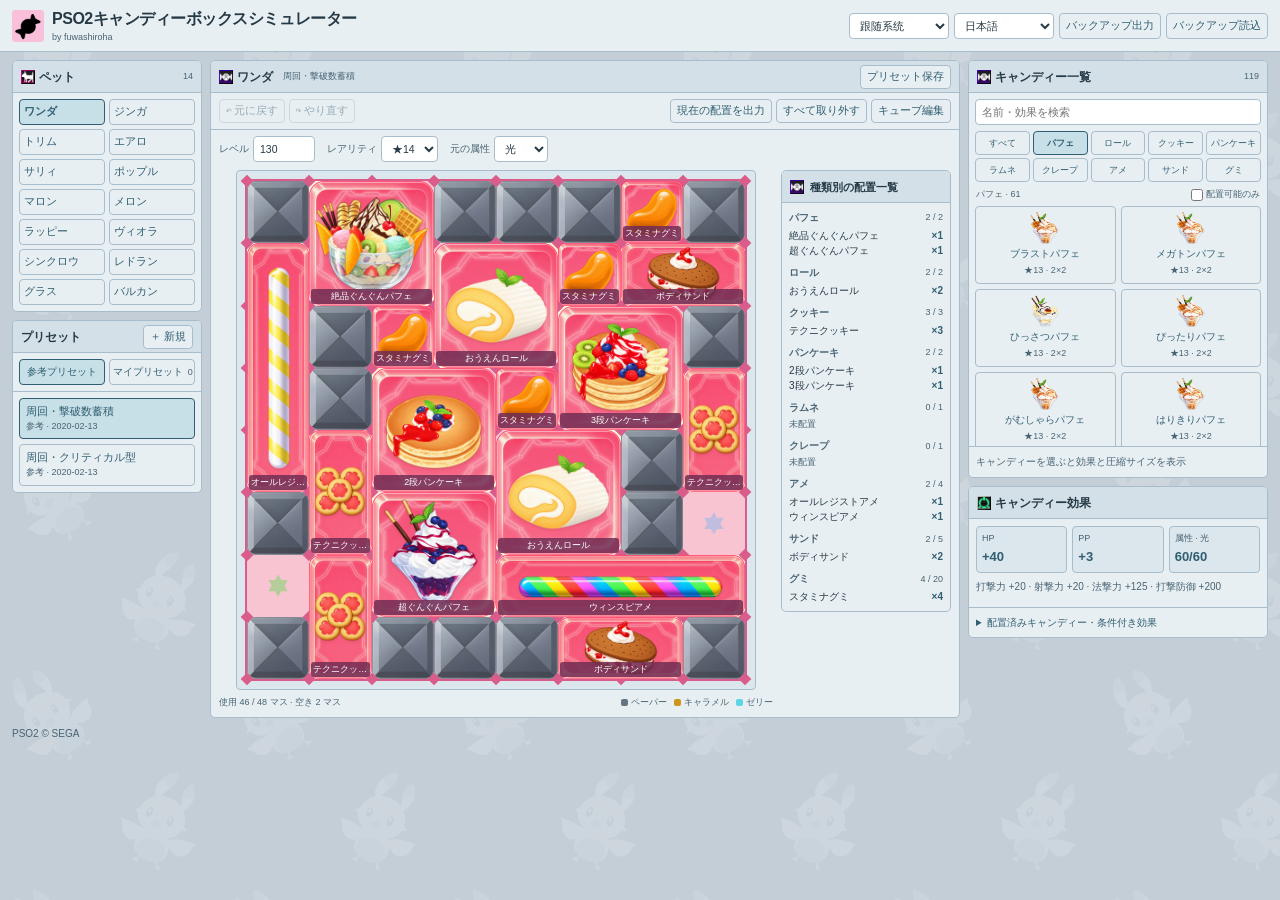
<file: PSO2糖果盒模拟器/index.html>
<!doctype html>
<html lang="zh-CN"><head><meta charset="utf-8"><meta name="viewport" content="width=device-width,initial-scale=1"><meta name="theme-color" content="#c3ced7"><title>PSO2糖果盒模拟器</title>
<link rel="icon" type="image/png" sizes="16x16" href="[data-uri]">
<link rel="icon" type="image/png" sizes="32x32" href="[data-uri]">
<script src="themes.js?v=98bc2ca331"></script><link rel="stylesheet" href="style.css?v=e3d109333d"><link rel="stylesheet" href="theme.css?v=b745bb8704"><script defer src="data.js"></script><script defer src="engine.js"></script><script defer src="i18n.js?v=73ad0b0980"></script><script defer src="zh.js"></script><script defer src="app.js?v=bc9b478a98"></script><style id="rappy-background">
:root{--rappy-pattern:url("data:image/svg+xml,%3Csvg%20xmlns%3D%22http%3A%2F%2Fwww.w3.org%2F2000%2Fsvg%22%20xmlns%3Axlink%3D%22http%3A%2F%2Fwww.w3.org%2F1999%2Fxlink%22%20width%3D%22220%22%20height%3D%22220%22%20viewBox%3D%220%200%20300%20300%22%3E%3Ctitle%3E%E6%8B%89%E6%AF%94%E5%B9%B3%E9%93%BA%E8%8A%B1%E7%BA%B9%3C%2Ftitle%3E%3Cdefs%3E%3Cg%20id%3D%22rappy%22%20fill%3D%22%23fff%22%3E%3Cpath%20fill-rule%3D%22evenodd%22%20d%3D%22M861.122%20645.504C821.122%20717.676%20703.073%20694.269%20703.073%20694.269C758.505%20732.215%20777.817%20807.727%20744.054%20871.422C744.054%20871.422%20777.676%20894.256%20777.676%20894.256C777.676%20894.256%20828.209%20890.465%20828.209%20890.465C828.209%20890.465%20805.441%20907.156%20805.441%20907.156C805.441%20907.156%20815.563%20928.912%20815.563%20928.912C815.563%20928.912%20787.851%20921.969%20787.851%20921.969C787.851%20921.969%20768.629%20942.296%20768.629%20942.296C768.629%20942.296%20764.005%20903.079%20764.005%20903.079C764.005%20903.079%20736.568%20884.036%20736.568%20884.036C713.954%20918.218%20674.811%20947.79%20616.244%20964.423C604.035%20967.891%20592.614%20970.401%20581.883%20972.126C581.883%20972.126%20587.432%201001.34%20587.432%201001.34C587.432%201001.34%20617.718%201026.679%20617.718%201026.679C617.718%201026.679%20590.185%201031.636%20590.185%201031.636C590.185%201031.636%20580.824%201058.628%20580.824%201058.628C580.824%201058.628%20568.159%201038.247%20568.159%201038.247C568.159%201038.247%20541.727%201048.162%20541.727%201048.162C541.727%201048.162%20572.564%201007.95%20572.564%201007.95C572.564%201007.95%20567.098%20974.05%20567.098%20974.05C440.413%20986.387%20423.673%20878.374%20423.673%20878.374C423.673%20878.374%20418.169%20940.48%20351.053%20952.578C266.375%20964.677%20210.73%20887.246%20210.73%20887.246C184.924%20885.633%20162.343%20864.662%20162.343%20864.662C162.343%20864.662%20205.891%20842.078%20205.891%20842.078C257.504%20802.556%20377.666%20770.294%20377.666%20770.294C377.666%20770.294%20391.691%20758.864%20391.691%20758.864C369.928%20759.991%20350.42%20758.988%20334.913%20756.657C291.82%20750.177%20256.712%20729.593%20231.953%20698.239C231.953%20698.239%20190.41%20711.906%20190.41%20711.906C190.41%20711.906%20207.62%20656.297%20207.62%20656.297C197.388%20631.469%20191.651%20602.873%20191.012%20571.339C190.072%20524.998%20202.312%20487.285%20220.165%20457.063C220.165%20457.063%20213.83%20455.11%20213.83%20455.11C213.83%20455.11%20134.919%20427.356%20128.954%20291.701C128.954%20291.701%20139.613%20283.485%20139.613%20283.485C139.613%20283.485%20154.122%20299.155%20154.122%20299.155C154.122%20299.155%20178.499%20281.744%20178.499%20281.744C178.499%20281.744%20197.651%20301.476%20197.651%20301.476C197.651%20301.476%20222.027%20281.744%20222.027%20281.744C222.027%20281.744%20241.18%20296.833%20241.18%20296.833C241.18%20296.833%20254.961%20289.625%20254.961%20289.625C253.247%20334.142%20246.577%20382.386%20256.36%20409.295C256.36%20409.295%20256.807%20410.464%20256.807%20410.464C297.429%20370.393%20341.818%20353.87%20341.818%20353.87C380.168%20338.675%20415.275%20330.948%20453.518%20332.013C453.518%20332.013%20453.743%20329.666%20453.743%20329.666C453.743%20329.666%20465.738%20315.485%20398.126%20255.49C397.536%20254.966%20396.973%20254.431%20396.398%20253.9C396.398%20253.9%20409.562%20251.659%20409.562%20251.659C409.562%20251.659%20412.615%20226.793%20412.615%20226.793C412.615%20226.793%20433.548%20227.23%20433.548%20227.23C433.548%20227.23%20440.526%20199.31%20440.526%20199.31C440.526%20199.31%20465.384%20205.418%20465.384%20205.418C465.384%20205.418%20473.234%20180.988%20473.234%20180.988C473.234%20180.988%20496.036%20187.157%20496.036%20187.157C497.654%20190.215%20499.197%20193.351%20500.635%20196.586C519.989%20240.133%20521.69%20296.299%20518.503%20341.805C578.606%20358.7%20618.081%20395.105%20640.812%20437.158C640.812%20437.158%20700.979%20443.584%20700.979%20443.584C700.979%20443.584%20658.861%20483.489%20658.861%20483.489C668.41%20520.87%20667.034%20558.769%20657.033%20588.872C651.716%20604.875%20641.79%20622.345%20628.648%20639.59C628.648%20639.59%20649.415%20636.727%20649.415%20636.727C689.415%20540.173%20858.195%20458.249%20858.195%20458.249C858.195%20458.249%20858.195%20520.668%20858.195%20520.668C858.195%20520.668%20901.122%20573.333%20861.122%20645.504ZM333.972%20596.57C321.448%20570.85%20298.603%20556.181%20282.946%20563.805C267.29%20571.429%20264.75%20598.459%20277.273%20624.178C289.797%20649.898%20312.642%20664.567%20328.299%20656.944C343.956%20649.32%20346.496%20622.289%20333.972%20596.57ZM418.141%20601.321C418.141%20601.321%20391.074%20669.531%20391.074%20669.531C391.074%20669.531%20462.546%20679.069%20462.546%20679.069C462.546%20679.069%20485.784%20616.562%20485.784%20616.562C485.784%20616.562%20418.141%20601.321%20418.141%20601.321ZM539.643%20496.847C526.436%20471.471%20503.207%20457.418%20487.76%20465.457C472.313%20473.497%20470.496%20500.586%20483.703%20525.961C496.91%20551.337%20520.139%20565.39%20535.586%20557.35C551.034%20549.311%20552.85%20522.222%20539.643%20496.847ZM538.222%20752.469C471.477%20789.117%20445.835%20865.646%20472.974%20919.858C484.25%20942.383%20504.521%20970.418%20549.43%20971.337C586.998%20972.105%20631.595%20962.677%20665.662%20943.907C684.868%20933.325%20710.899%20913.135%20721.87%20899.26C750.481%20863.075%20751.045%20819.645%20740.291%20786.307C721.04%20726.626%20627.996%20703.176%20538.222%20752.469ZM508.427%20520.398C501.333%20523.231%20491.81%20516.081%20487.156%20504.427C482.502%20492.774%20484.48%20481.031%20491.574%20478.197C498.668%20475.364%20508.191%20482.514%20512.845%20494.168C517.499%20505.821%20515.521%20517.565%20508.427%20520.398ZM302.137%20619.278C294.97%20621.921%20285.641%20614.518%20281.3%20602.745C276.959%20590.971%20279.251%20579.285%20286.418%20576.642C293.585%20574%20302.914%20581.402%20307.255%20593.175C311.596%20604.949%20309.305%20616.636%20302.137%20619.278Z%22%2F%3E%3Cpath%20fill-rule%3D%22evenodd%22%20opacity%3D%22.65%22%20d%3D%22M418.141%20601.321C418.141%20601.321%20391.074%20669.531%20391.074%20669.531C391.074%20669.531%20462.546%20679.069%20462.546%20679.069C462.546%20679.069%20485.784%20616.562%20485.784%20616.562C485.784%20616.562%20418.141%20601.321%20418.141%20601.321ZM472.974%20919.858C484.25%20942.383%20504.521%20970.418%20549.43%20971.337C586.998%20972.105%20631.595%20962.677%20665.662%20943.907C684.868%20933.325%20710.899%20913.135%20721.87%20899.26C750.481%20863.075%20751.045%20819.645%20740.291%20786.307C721.04%20726.626%20627.996%20703.176%20538.222%20752.469C471.477%20789.117%20445.835%20865.646%20472.974%20919.858ZM473.234%20180.988C473.234%20180.988%20465.384%20205.418%20465.384%20205.418C465.384%20205.418%20440.526%20199.31%20440.526%20199.31C440.526%20199.31%20433.548%20227.23%20433.548%20227.23C433.548%20227.23%20412.615%20226.793%20412.615%20226.793C412.615%20226.793%20409.562%20251.659%20409.562%20251.659C409.562%20251.659%20396.398%20253.9%20396.398%20253.9C331.159%20193.648%20366.502%2089.685%20366.502%2089.685C366.502%2089.685%20456.6%20112.598%20496.036%20187.157C496.036%20187.157%20473.234%20180.988%20473.234%20180.988ZM222.027%20281.744C222.027%20281.744%20197.651%20301.476%20197.651%20301.476C197.651%20301.476%20178.499%20281.744%20178.499%20281.744C178.499%20281.744%20154.122%20299.155%20154.122%20299.155C154.122%20299.155%20139.613%20283.485%20139.613%20283.485C139.613%20283.485%20128.954%20291.701%20128.954%20291.701C128.887%20290.183%20128.818%20288.669%20128.77%20287.124C124.408%20164.952%20197.472%20133.318%20197.472%20133.318C197.472%20133.318%20248.726%20194.404%20254.179%20246.763C255.555%20259.981%20255.54%20274.591%20254.961%20289.625C254.961%20289.625%20241.18%20296.833%20241.18%20296.833C241.18%20296.833%20222.027%20281.744%20222.027%20281.744Z%22%2F%3E%3C%2Fg%3E%3C%2Fdefs%3E%3Cg%20opacity%3D%22.16%22%3E%3Cuse%20xlink%3Ahref%3D%22%23rappy%22%20transform%3D%22translate%2875%2075%29%20rotate%28-10%29%20scale%28.135%29%20translate%28-505%20-575%29%22%2F%3E%3Cuse%20xlink%3Ahref%3D%22%23rappy%22%20transform%3D%22translate%28225%20225%29%20rotate%2850%29%20scale%28.135%29%20translate%28-505%20-575%29%22%2F%3E%3C%2Fg%3E%3C%2Fsvg%3E")}
:root[data-theme="dark"]{--rappy-pattern:url("data:image/svg+xml,%3Csvg%20xmlns%3D%22http%3A%2F%2Fwww.w3.org%2F2000%2Fsvg%22%20xmlns%3Axlink%3D%22http%3A%2F%2Fwww.w3.org%2F1999%2Fxlink%22%20width%3D%22220%22%20height%3D%22220%22%20viewBox%3D%220%200%20300%20300%22%3E%3Ctitle%3E%E6%8B%89%E6%AF%94%E5%B9%B3%E9%93%BA%E8%8A%B1%E7%BA%B9%3C%2Ftitle%3E%3Cdefs%3E%3Cg%20id%3D%22rappy%22%20fill%3D%22%239bafbf%22%3E%3Cpath%20fill-rule%3D%22evenodd%22%20d%3D%22M861.122%20645.504C821.122%20717.676%20703.073%20694.269%20703.073%20694.269C758.505%20732.215%20777.817%20807.727%20744.054%20871.422C744.054%20871.422%20777.676%20894.256%20777.676%20894.256C777.676%20894.256%20828.209%20890.465%20828.209%20890.465C828.209%20890.465%20805.441%20907.156%20805.441%20907.156C805.441%20907.156%20815.563%20928.912%20815.563%20928.912C815.563%20928.912%20787.851%20921.969%20787.851%20921.969C787.851%20921.969%20768.629%20942.296%20768.629%20942.296C768.629%20942.296%20764.005%20903.079%20764.005%20903.079C764.005%20903.079%20736.568%20884.036%20736.568%20884.036C713.954%20918.218%20674.811%20947.79%20616.244%20964.423C604.035%20967.891%20592.614%20970.401%20581.883%20972.126C581.883%20972.126%20587.432%201001.34%20587.432%201001.34C587.432%201001.34%20617.718%201026.679%20617.718%201026.679C617.718%201026.679%20590.185%201031.636%20590.185%201031.636C590.185%201031.636%20580.824%201058.628%20580.824%201058.628C580.824%201058.628%20568.159%201038.247%20568.159%201038.247C568.159%201038.247%20541.727%201048.162%20541.727%201048.162C541.727%201048.162%20572.564%201007.95%20572.564%201007.95C572.564%201007.95%20567.098%20974.05%20567.098%20974.05C440.413%20986.387%20423.673%20878.374%20423.673%20878.374C423.673%20878.374%20418.169%20940.48%20351.053%20952.578C266.375%20964.677%20210.73%20887.246%20210.73%20887.246C184.924%20885.633%20162.343%20864.662%20162.343%20864.662C162.343%20864.662%20205.891%20842.078%20205.891%20842.078C257.504%20802.556%20377.666%20770.294%20377.666%20770.294C377.666%20770.294%20391.691%20758.864%20391.691%20758.864C369.928%20759.991%20350.42%20758.988%20334.913%20756.657C291.82%20750.177%20256.712%20729.593%20231.953%20698.239C231.953%20698.239%20190.41%20711.906%20190.41%20711.906C190.41%20711.906%20207.62%20656.297%20207.62%20656.297C197.388%20631.469%20191.651%20602.873%20191.012%20571.339C190.072%20524.998%20202.312%20487.285%20220.165%20457.063C220.165%20457.063%20213.83%20455.11%20213.83%20455.11C213.83%20455.11%20134.919%20427.356%20128.954%20291.701C128.954%20291.701%20139.613%20283.485%20139.613%20283.485C139.613%20283.485%20154.122%20299.155%20154.122%20299.155C154.122%20299.155%20178.499%20281.744%20178.499%20281.744C178.499%20281.744%20197.651%20301.476%20197.651%20301.476C197.651%20301.476%20222.027%20281.744%20222.027%20281.744C222.027%20281.744%20241.18%20296.833%20241.18%20296.833C241.18%20296.833%20254.961%20289.625%20254.961%20289.625C253.247%20334.142%20246.577%20382.386%20256.36%20409.295C256.36%20409.295%20256.807%20410.464%20256.807%20410.464C297.429%20370.393%20341.818%20353.87%20341.818%20353.87C380.168%20338.675%20415.275%20330.948%20453.518%20332.013C453.518%20332.013%20453.743%20329.666%20453.743%20329.666C453.743%20329.666%20465.738%20315.485%20398.126%20255.49C397.536%20254.966%20396.973%20254.431%20396.398%20253.9C396.398%20253.9%20409.562%20251.659%20409.562%20251.659C409.562%20251.659%20412.615%20226.793%20412.615%20226.793C412.615%20226.793%20433.548%20227.23%20433.548%20227.23C433.548%20227.23%20440.526%20199.31%20440.526%20199.31C440.526%20199.31%20465.384%20205.418%20465.384%20205.418C465.384%20205.418%20473.234%20180.988%20473.234%20180.988C473.234%20180.988%20496.036%20187.157%20496.036%20187.157C497.654%20190.215%20499.197%20193.351%20500.635%20196.586C519.989%20240.133%20521.69%20296.299%20518.503%20341.805C578.606%20358.7%20618.081%20395.105%20640.812%20437.158C640.812%20437.158%20700.979%20443.584%20700.979%20443.584C700.979%20443.584%20658.861%20483.489%20658.861%20483.489C668.41%20520.87%20667.034%20558.769%20657.033%20588.872C651.716%20604.875%20641.79%20622.345%20628.648%20639.59C628.648%20639.59%20649.415%20636.727%20649.415%20636.727C689.415%20540.173%20858.195%20458.249%20858.195%20458.249C858.195%20458.249%20858.195%20520.668%20858.195%20520.668C858.195%20520.668%20901.122%20573.333%20861.122%20645.504ZM333.972%20596.57C321.448%20570.85%20298.603%20556.181%20282.946%20563.805C267.29%20571.429%20264.75%20598.459%20277.273%20624.178C289.797%20649.898%20312.642%20664.567%20328.299%20656.944C343.956%20649.32%20346.496%20622.289%20333.972%20596.57ZM418.141%20601.321C418.141%20601.321%20391.074%20669.531%20391.074%20669.531C391.074%20669.531%20462.546%20679.069%20462.546%20679.069C462.546%20679.069%20485.784%20616.562%20485.784%20616.562C485.784%20616.562%20418.141%20601.321%20418.141%20601.321ZM539.643%20496.847C526.436%20471.471%20503.207%20457.418%20487.76%20465.457C472.313%20473.497%20470.496%20500.586%20483.703%20525.961C496.91%20551.337%20520.139%20565.39%20535.586%20557.35C551.034%20549.311%20552.85%20522.222%20539.643%20496.847ZM538.222%20752.469C471.477%20789.117%20445.835%20865.646%20472.974%20919.858C484.25%20942.383%20504.521%20970.418%20549.43%20971.337C586.998%20972.105%20631.595%20962.677%20665.662%20943.907C684.868%20933.325%20710.899%20913.135%20721.87%20899.26C750.481%20863.075%20751.045%20819.645%20740.291%20786.307C721.04%20726.626%20627.996%20703.176%20538.222%20752.469ZM508.427%20520.398C501.333%20523.231%20491.81%20516.081%20487.156%20504.427C482.502%20492.774%20484.48%20481.031%20491.574%20478.197C498.668%20475.364%20508.191%20482.514%20512.845%20494.168C517.499%20505.821%20515.521%20517.565%20508.427%20520.398ZM302.137%20619.278C294.97%20621.921%20285.641%20614.518%20281.3%20602.745C276.959%20590.971%20279.251%20579.285%20286.418%20576.642C293.585%20574%20302.914%20581.402%20307.255%20593.175C311.596%20604.949%20309.305%20616.636%20302.137%20619.278Z%22%2F%3E%3Cpath%20fill-rule%3D%22evenodd%22%20opacity%3D%22.65%22%20d%3D%22M418.141%20601.321C418.141%20601.321%20391.074%20669.531%20391.074%20669.531C391.074%20669.531%20462.546%20679.069%20462.546%20679.069C462.546%20679.069%20485.784%20616.562%20485.784%20616.562C485.784%20616.562%20418.141%20601.321%20418.141%20601.321ZM472.974%20919.858C484.25%20942.383%20504.521%20970.418%20549.43%20971.337C586.998%20972.105%20631.595%20962.677%20665.662%20943.907C684.868%20933.325%20710.899%20913.135%20721.87%20899.26C750.481%20863.075%20751.045%20819.645%20740.291%20786.307C721.04%20726.626%20627.996%20703.176%20538.222%20752.469C471.477%20789.117%20445.835%20865.646%20472.974%20919.858ZM473.234%20180.988C473.234%20180.988%20465.384%20205.418%20465.384%20205.418C465.384%20205.418%20440.526%20199.31%20440.526%20199.31C440.526%20199.31%20433.548%20227.23%20433.548%20227.23C433.548%20227.23%20412.615%20226.793%20412.615%20226.793C412.615%20226.793%20409.562%20251.659%20409.562%20251.659C409.562%20251.659%20396.398%20253.9%20396.398%20253.9C331.159%20193.648%20366.502%2089.685%20366.502%2089.685C366.502%2089.685%20456.6%20112.598%20496.036%20187.157C496.036%20187.157%20473.234%20180.988%20473.234%20180.988ZM222.027%20281.744C222.027%20281.744%20197.651%20301.476%20197.651%20301.476C197.651%20301.476%20178.499%20281.744%20178.499%20281.744C178.499%20281.744%20154.122%20299.155%20154.122%20299.155C154.122%20299.155%20139.613%20283.485%20139.613%20283.485C139.613%20283.485%20128.954%20291.701%20128.954%20291.701C128.887%20290.183%20128.818%20288.669%20128.77%20287.124C124.408%20164.952%20197.472%20133.318%20197.472%20133.318C197.472%20133.318%20248.726%20194.404%20254.179%20246.763C255.555%20259.981%20255.54%20274.591%20254.961%20289.625C254.961%20289.625%20241.18%20296.833%20241.18%20296.833C241.18%20296.833%20222.027%20281.744%20222.027%20281.744Z%22%2F%3E%3C%2Fg%3E%3C%2Fdefs%3E%3Cg%20opacity%3D%22.055%22%3E%3Cuse%20xlink%3Ahref%3D%22%23rappy%22%20transform%3D%22translate%2875%2075%29%20rotate%28-10%29%20scale%28.135%29%20translate%28-505%20-575%29%22%2F%3E%3Cuse%20xlink%3Ahref%3D%22%23rappy%22%20transform%3D%22translate%28225%20225%29%20rotate%2850%29%20scale%28.135%29%20translate%28-505%20-575%29%22%2F%3E%3C%2Fg%3E%3C%2Fsvg%3E")}
@media(prefers-color-scheme:dark){:root:not([data-theme="light"]){--rappy-pattern:url("data:image/svg+xml,%3Csvg%20xmlns%3D%22http%3A%2F%2Fwww.w3.org%2F2000%2Fsvg%22%20xmlns%3Axlink%3D%22http%3A%2F%2Fwww.w3.org%2F1999%2Fxlink%22%20width%3D%22220%22%20height%3D%22220%22%20viewBox%3D%220%200%20300%20300%22%3E%3Ctitle%3E%E6%8B%89%E6%AF%94%E5%B9%B3%E9%93%BA%E8%8A%B1%E7%BA%B9%3C%2Ftitle%3E%3Cdefs%3E%3Cg%20id%3D%22rappy%22%20fill%3D%22%239bafbf%22%3E%3Cpath%20fill-rule%3D%22evenodd%22%20d%3D%22M861.122%20645.504C821.122%20717.676%20703.073%20694.269%20703.073%20694.269C758.505%20732.215%20777.817%20807.727%20744.054%20871.422C744.054%20871.422%20777.676%20894.256%20777.676%20894.256C777.676%20894.256%20828.209%20890.465%20828.209%20890.465C828.209%20890.465%20805.441%20907.156%20805.441%20907.156C805.441%20907.156%20815.563%20928.912%20815.563%20928.912C815.563%20928.912%20787.851%20921.969%20787.851%20921.969C787.851%20921.969%20768.629%20942.296%20768.629%20942.296C768.629%20942.296%20764.005%20903.079%20764.005%20903.079C764.005%20903.079%20736.568%20884.036%20736.568%20884.036C713.954%20918.218%20674.811%20947.79%20616.244%20964.423C604.035%20967.891%20592.614%20970.401%20581.883%20972.126C581.883%20972.126%20587.432%201001.34%20587.432%201001.34C587.432%201001.34%20617.718%201026.679%20617.718%201026.679C617.718%201026.679%20590.185%201031.636%20590.185%201031.636C590.185%201031.636%20580.824%201058.628%20580.824%201058.628C580.824%201058.628%20568.159%201038.247%20568.159%201038.247C568.159%201038.247%20541.727%201048.162%20541.727%201048.162C541.727%201048.162%20572.564%201007.95%20572.564%201007.95C572.564%201007.95%20567.098%20974.05%20567.098%20974.05C440.413%20986.387%20423.673%20878.374%20423.673%20878.374C423.673%20878.374%20418.169%20940.48%20351.053%20952.578C266.375%20964.677%20210.73%20887.246%20210.73%20887.246C184.924%20885.633%20162.343%20864.662%20162.343%20864.662C162.343%20864.662%20205.891%20842.078%20205.891%20842.078C257.504%20802.556%20377.666%20770.294%20377.666%20770.294C377.666%20770.294%20391.691%20758.864%20391.691%20758.864C369.928%20759.991%20350.42%20758.988%20334.913%20756.657C291.82%20750.177%20256.712%20729.593%20231.953%20698.239C231.953%20698.239%20190.41%20711.906%20190.41%20711.906C190.41%20711.906%20207.62%20656.297%20207.62%20656.297C197.388%20631.469%20191.651%20602.873%20191.012%20571.339C190.072%20524.998%20202.312%20487.285%20220.165%20457.063C220.165%20457.063%20213.83%20455.11%20213.83%20455.11C213.83%20455.11%20134.919%20427.356%20128.954%20291.701C128.954%20291.701%20139.613%20283.485%20139.613%20283.485C139.613%20283.485%20154.122%20299.155%20154.122%20299.155C154.122%20299.155%20178.499%20281.744%20178.499%20281.744C178.499%20281.744%20197.651%20301.476%20197.651%20301.476C197.651%20301.476%20222.027%20281.744%20222.027%20281.744C222.027%20281.744%20241.18%20296.833%20241.18%20296.833C241.18%20296.833%20254.961%20289.625%20254.961%20289.625C253.247%20334.142%20246.577%20382.386%20256.36%20409.295C256.36%20409.295%20256.807%20410.464%20256.807%20410.464C297.429%20370.393%20341.818%20353.87%20341.818%20353.87C380.168%20338.675%20415.275%20330.948%20453.518%20332.013C453.518%20332.013%20453.743%20329.666%20453.743%20329.666C453.743%20329.666%20465.738%20315.485%20398.126%20255.49C397.536%20254.966%20396.973%20254.431%20396.398%20253.9C396.398%20253.9%20409.562%20251.659%20409.562%20251.659C409.562%20251.659%20412.615%20226.793%20412.615%20226.793C412.615%20226.793%20433.548%20227.23%20433.548%20227.23C433.548%20227.23%20440.526%20199.31%20440.526%20199.31C440.526%20199.31%20465.384%20205.418%20465.384%20205.418C465.384%20205.418%20473.234%20180.988%20473.234%20180.988C473.234%20180.988%20496.036%20187.157%20496.036%20187.157C497.654%20190.215%20499.197%20193.351%20500.635%20196.586C519.989%20240.133%20521.69%20296.299%20518.503%20341.805C578.606%20358.7%20618.081%20395.105%20640.812%20437.158C640.812%20437.158%20700.979%20443.584%20700.979%20443.584C700.979%20443.584%20658.861%20483.489%20658.861%20483.489C668.41%20520.87%20667.034%20558.769%20657.033%20588.872C651.716%20604.875%20641.79%20622.345%20628.648%20639.59C628.648%20639.59%20649.415%20636.727%20649.415%20636.727C689.415%20540.173%20858.195%20458.249%20858.195%20458.249C858.195%20458.249%20858.195%20520.668%20858.195%20520.668C858.195%20520.668%20901.122%20573.333%20861.122%20645.504ZM333.972%20596.57C321.448%20570.85%20298.603%20556.181%20282.946%20563.805C267.29%20571.429%20264.75%20598.459%20277.273%20624.178C289.797%20649.898%20312.642%20664.567%20328.299%20656.944C343.956%20649.32%20346.496%20622.289%20333.972%20596.57ZM418.141%20601.321C418.141%20601.321%20391.074%20669.531%20391.074%20669.531C391.074%20669.531%20462.546%20679.069%20462.546%20679.069C462.546%20679.069%20485.784%20616.562%20485.784%20616.562C485.784%20616.562%20418.141%20601.321%20418.141%20601.321ZM539.643%20496.847C526.436%20471.471%20503.207%20457.418%20487.76%20465.457C472.313%20473.497%20470.496%20500.586%20483.703%20525.961C496.91%20551.337%20520.139%20565.39%20535.586%20557.35C551.034%20549.311%20552.85%20522.222%20539.643%20496.847ZM538.222%20752.469C471.477%20789.117%20445.835%20865.646%20472.974%20919.858C484.25%20942.383%20504.521%20970.418%20549.43%20971.337C586.998%20972.105%20631.595%20962.677%20665.662%20943.907C684.868%20933.325%20710.899%20913.135%20721.87%20899.26C750.481%20863.075%20751.045%20819.645%20740.291%20786.307C721.04%20726.626%20627.996%20703.176%20538.222%20752.469ZM508.427%20520.398C501.333%20523.231%20491.81%20516.081%20487.156%20504.427C482.502%20492.774%20484.48%20481.031%20491.574%20478.197C498.668%20475.364%20508.191%20482.514%20512.845%20494.168C517.499%20505.821%20515.521%20517.565%20508.427%20520.398ZM302.137%20619.278C294.97%20621.921%20285.641%20614.518%20281.3%20602.745C276.959%20590.971%20279.251%20579.285%20286.418%20576.642C293.585%20574%20302.914%20581.402%20307.255%20593.175C311.596%20604.949%20309.305%20616.636%20302.137%20619.278Z%22%2F%3E%3Cpath%20fill-rule%3D%22evenodd%22%20opacity%3D%22.65%22%20d%3D%22M418.141%20601.321C418.141%20601.321%20391.074%20669.531%20391.074%20669.531C391.074%20669.531%20462.546%20679.069%20462.546%20679.069C462.546%20679.069%20485.784%20616.562%20485.784%20616.562C485.784%20616.562%20418.141%20601.321%20418.141%20601.321ZM472.974%20919.858C484.25%20942.383%20504.521%20970.418%20549.43%20971.337C586.998%20972.105%20631.595%20962.677%20665.662%20943.907C684.868%20933.325%20710.899%20913.135%20721.87%20899.26C750.481%20863.075%20751.045%20819.645%20740.291%20786.307C721.04%20726.626%20627.996%20703.176%20538.222%20752.469C471.477%20789.117%20445.835%20865.646%20472.974%20919.858ZM473.234%20180.988C473.234%20180.988%20465.384%20205.418%20465.384%20205.418C465.384%20205.418%20440.526%20199.31%20440.526%20199.31C440.526%20199.31%20433.548%20227.23%20433.548%20227.23C433.548%20227.23%20412.615%20226.793%20412.615%20226.793C412.615%20226.793%20409.562%20251.659%20409.562%20251.659C409.562%20251.659%20396.398%20253.9%20396.398%20253.9C331.159%20193.648%20366.502%2089.685%20366.502%2089.685C366.502%2089.685%20456.6%20112.598%20496.036%20187.157C496.036%20187.157%20473.234%20180.988%20473.234%20180.988ZM222.027%20281.744C222.027%20281.744%20197.651%20301.476%20197.651%20301.476C197.651%20301.476%20178.499%20281.744%20178.499%20281.744C178.499%20281.744%20154.122%20299.155%20154.122%20299.155C154.122%20299.155%20139.613%20283.485%20139.613%20283.485C139.613%20283.485%20128.954%20291.701%20128.954%20291.701C128.887%20290.183%20128.818%20288.669%20128.77%20287.124C124.408%20164.952%20197.472%20133.318%20197.472%20133.318C197.472%20133.318%20248.726%20194.404%20254.179%20246.763C255.555%20259.981%20255.54%20274.591%20254.961%20289.625C254.961%20289.625%20241.18%20296.833%20241.18%20296.833C241.18%20296.833%20222.027%20281.744%20222.027%20281.744Z%22%2F%3E%3C%2Fg%3E%3C%2Fdefs%3E%3Cg%20opacity%3D%22.055%22%3E%3Cuse%20xlink%3Ahref%3D%22%23rappy%22%20transform%3D%22translate%2875%2075%29%20rotate%28-10%29%20scale%28.135%29%20translate%28-505%20-575%29%22%2F%3E%3Cuse%20xlink%3Ahref%3D%22%23rappy%22%20transform%3D%22translate%28225%20225%29%20rotate%2850%29%20scale%28.135%29%20translate%28-505%20-575%29%22%2F%3E%3C%2Fg%3E%3C%2Fsvg%3E")}}
body{background-image:var(--rappy-pattern);background-repeat:repeat;background-size:220px 220px;background-position:0 0}
@media print{body{background-image:none}}
</style>
<style id="app-title-icon">body>header .app-brand{display:flex;flex-direction:row;flex-wrap:nowrap;align-items:center;justify-content:flex-start;gap:8px;min-width:0}body>header .brand-copy{min-width:0}body>header .app-title-icon{display:block;width:32px;height:32px;flex:0 0 32px;object-fit:contain;border-radius:3px}body>header .brand-title{display:flex;align-items:center;gap:8px;min-width:0;min-height:20px}body>header .app-brand .byline,body>header .app-brand .brand-author,body>header .app-brand .brand-sub,body>header .app-brand .sub{display:block;font-size:9px;line-height:12px;margin:2px 0 0;color:var(--muted);opacity:1}</style></head><body>
<header class="app-header"><div class="brand app-brand"><img class="app-title-icon" src="[data-uri]" width="32" height="32" alt=""><div class="brand-copy"><div class="brand-title"><h1>PSO2糖果盒模拟器</h1></div><span class="brand-sub">by fuwashiroha</span></div></div><div class="header-tools"><select id="theme-select" aria-label="主题配色"><option value="system">跟随系统</option><option value="light">浅色</option><option value="dark">深色</option></select><select id="language" aria-label="界面语言"><option value="ja">日本語</option><option value="zh">中文</option></select><button id="exportAll">导出备份</button><button id="importBtn">导入备份</button></div></header>
<main class="workspace">
<aside class="sidebar">
<section class="panel pet-panel"><div class="section-heading"><h2><img src="assets/ui-pet.png" class="ui-icon" alt="">宠物</h2><span>14</span></div><nav id="petList" class="pet-list" aria-label="选择宠物"></nav></section>
<section class="panel preset-panel"><div class="section-heading"><h2>预设列表</h2><button id="newBlank">＋ 空白</button></div><div class="tabs" aria-label="预设分类"><button id="builtTab" class="active" aria-pressed="true">参考预设</button><button id="customTab" aria-pressed="false">我的预设 <span id="customCount">0</span></button></div><div id="presetList" class="preset-list"></div></section>
</aside>
<section class="editor panel"><div class="section-heading editor-heading"><div class="editor-title"><img src="assets/ui-box.png" class="ui-icon" alt=""><h2 id="petName">ワンダ</h2><span id="docName" class="doc-name"></span></div><button id="savePreset">保存预设</button></div>
<div class="toolbar"><div class="history-tools"><button id="undoBtn" title="Ctrl+Z">↶ 撤销</button><button id="redoBtn" title="Ctrl+Y">↷ 重做</button></div><div><button id="exportCurrent">导出当前</button><button id="clearBtn">清空糖果</button><button id="obstacleBtn" aria-pressed="false">障碍编辑</button></div></div>
<div class="board-settings"><label>等级 <input id="level" type="number" min="1" max="130" value="130" aria-label="宠物等级"></label><label>稀有度 <select id="rarity" aria-label="宠物稀有度"></select></label><label>原属性 <select id="attribute" aria-label="宠物原属性"></select></label></div>
<div id="obstacleTools" class="obstacle-tools" hidden><span>点击焦糖位置以清除或恢复；果冻随等级变化。</span><button id="removeCaramel">清除全部焦糖</button><button id="restoreCaramel">恢复全部焦糖</button></div>
<div class="editor-body"><div class="board-area"><div class="board-shell"><div id="board" class="board" role="group" aria-label="8乘8糖果盒棋盘"></div></div><div class="board-caption"><span id="boardUsage"></span><span><i class="legend-paper"></i>纸块 <i class="legend-caramel"></i>焦糖 <i class="legend-jelly"></i>果冻</span></div><p id="interactionHelp" class="interaction-help" role="status">选择右侧糖果，再点击格子放置；也可以拖动。</p></div><section id="counts" class="counts panel"></section></div>
</section>
<aside class="right-column">
<section class="library panel"><div class="section-heading"><h2><img src="assets/ui-box.png" class="ui-icon" alt="">糖果目录</h2><span id="catalogTotal">119</span></div><div class="search-wrap"><input id="search" type="search" placeholder="搜索日文名称 / 中文效果" aria-label="搜索糖果"></div><div id="categoryFilters" class="category-filters" aria-label="糖果分类"></div><div class="catalog-heading"><span id="catalogLabel">芭菲 / パフェ</span><label><input type="checkbox" id="onlyFits">仅可放置</label></div><div id="catalog" class="catalog"></div><section id="selection" class="selection"><div class="empty-selection">点击糖果查看效果与压缩尺寸</div></section></section>
<section class="summary panel"><div class="section-heading"><h2><img src="assets/ui-stats.png" class="ui-icon" alt="">糖果效果</h2></div><div id="stats"></div><details><summary>已放糖果与条件效果</summary><div id="effects"></div></details></section>
</aside></main><footer class="app-footer sim-copyright">PSO2 © SEGA</footer>
  <div id="toast" class="toast" role="status" aria-live="polite" hidden></div>
  <input id="importInput" type="file" accept=".json,application/json" hidden>
  <dialog id="saveDialog"><form id="saveForm"><div class="dialog-heading"><h2>保存到我的预设</h2><button type="button" data-close aria-label="关闭">×</button></div><label>预设名称<input id="presetName" required maxlength="100" autocomplete="off"></label><label>备注<textarea id="presetNote" rows="4" maxlength="3000"></textarea></label><p class="muted">保存糖果位置、压缩阶段、等级、属性与障碍状态。</p><div class="dialog-actions"><button type="button" data-close>取消</button><button id="saveCopy" type="button">另存一份</button><button type="submit" class="primary" id="saveConfirm">保存</button></div></form></dialog>
  <dialog id="importDialog"><div class="dialog-heading"><h2>导入备份</h2><button data-close aria-label="关闭">×</button></div><p id="importSummary"></p><p class="muted">合并会保留现有预设，导入的同名预设会自动加上编号。替换会先下载一份现有预设备份。</p><div class="dialog-actions"><button data-close>取消</button><button id="replaceImport">备份并替换全部</button><button id="mergeImport" class="primary">合并导入</button></div></dialog>
  <dialog id="confirmDialog"><div class="dialog-heading"><h2 id="confirmTitle"></h2><button data-close aria-label="关闭">×</button></div><p id="confirmMessage"></p><div class="dialog-actions"><button data-close>取消</button><button id="confirmAction" class="primary">确定</button></div></dialog>
</body></html>
</file>
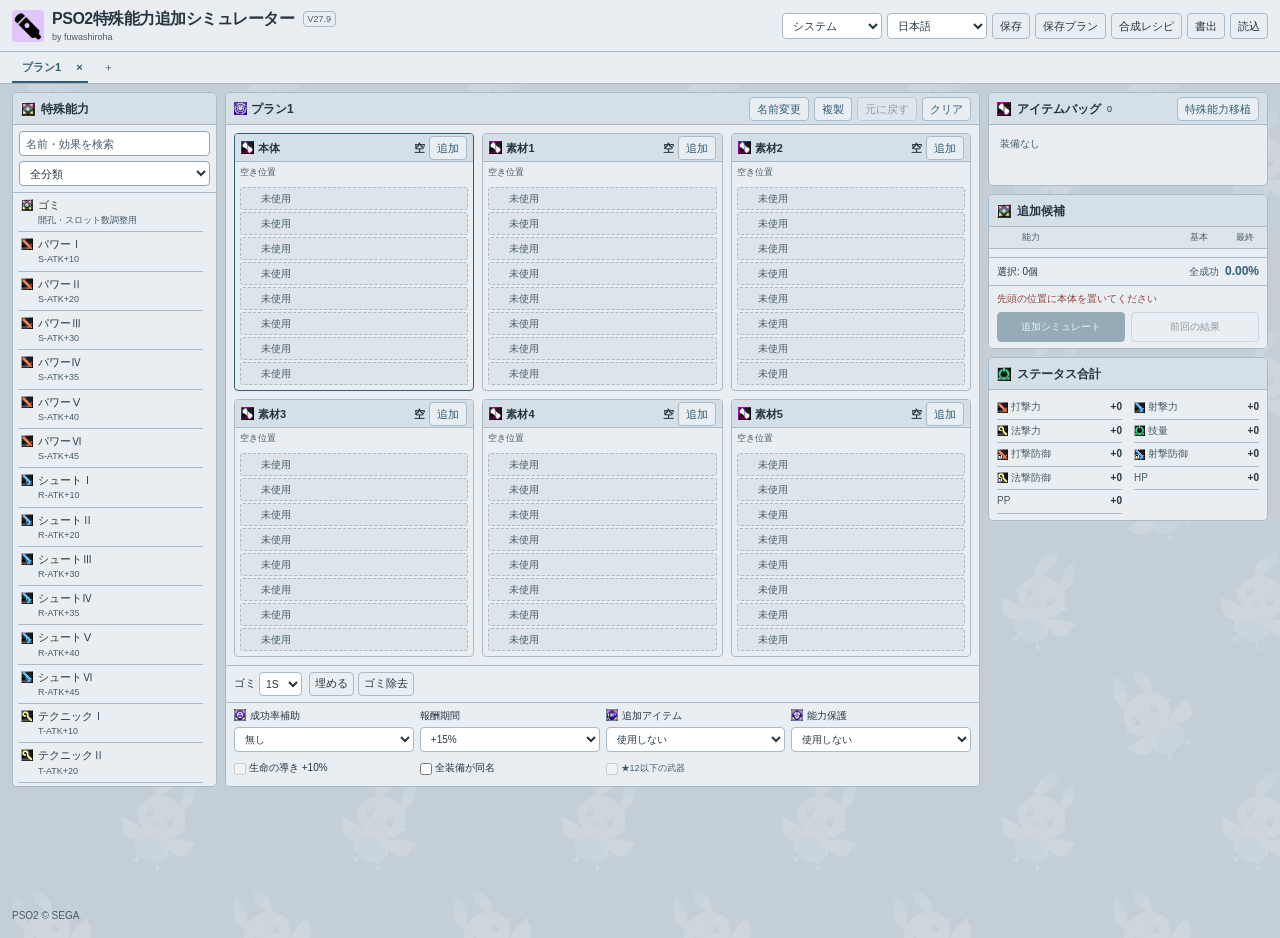
<file: PSO2追加模拟器/index.html>
<!doctype html>
<html lang="ja">
<head>
<meta charset="utf-8">
<meta name="viewport" content="width=device-width,initial-scale=1">
<title>PSO2特殊能力追加シミュレーター</title>
<link rel="icon" type="image/png" sizes="16x16" href="[data-uri]">
<link rel="icon" type="image/png" sizes="32x32" href="[data-uri]">

<link rel="stylesheet" href="style.css?v=85df97d54c">
<link rel="stylesheet" href="themes.css?v=93fe847248">
<link rel="stylesheet" href="compact-ui.css?v=28b0c9278d">
<script src="themes.js?v=8f6f5fcd3a"></script>
<style id="rappy-background">
:root{--rappy-pattern:url("data:image/svg+xml,%3Csvg%20xmlns%3D%22http%3A%2F%2Fwww.w3.org%2F2000%2Fsvg%22%20xmlns%3Axlink%3D%22http%3A%2F%2Fwww.w3.org%2F1999%2Fxlink%22%20width%3D%22220%22%20height%3D%22220%22%20viewBox%3D%220%200%20300%20300%22%3E%3Ctitle%3E%E6%8B%89%E6%AF%94%E5%B9%B3%E9%93%BA%E8%8A%B1%E7%BA%B9%3C%2Ftitle%3E%3Cdefs%3E%3Cg%20id%3D%22rappy%22%20fill%3D%22%23fff%22%3E%3Cpath%20fill-rule%3D%22evenodd%22%20d%3D%22M861.122%20645.504C821.122%20717.676%20703.073%20694.269%20703.073%20694.269C758.505%20732.215%20777.817%20807.727%20744.054%20871.422C744.054%20871.422%20777.676%20894.256%20777.676%20894.256C777.676%20894.256%20828.209%20890.465%20828.209%20890.465C828.209%20890.465%20805.441%20907.156%20805.441%20907.156C805.441%20907.156%20815.563%20928.912%20815.563%20928.912C815.563%20928.912%20787.851%20921.969%20787.851%20921.969C787.851%20921.969%20768.629%20942.296%20768.629%20942.296C768.629%20942.296%20764.005%20903.079%20764.005%20903.079C764.005%20903.079%20736.568%20884.036%20736.568%20884.036C713.954%20918.218%20674.811%20947.79%20616.244%20964.423C604.035%20967.891%20592.614%20970.401%20581.883%20972.126C581.883%20972.126%20587.432%201001.34%20587.432%201001.34C587.432%201001.34%20617.718%201026.679%20617.718%201026.679C617.718%201026.679%20590.185%201031.636%20590.185%201031.636C590.185%201031.636%20580.824%201058.628%20580.824%201058.628C580.824%201058.628%20568.159%201038.247%20568.159%201038.247C568.159%201038.247%20541.727%201048.162%20541.727%201048.162C541.727%201048.162%20572.564%201007.95%20572.564%201007.95C572.564%201007.95%20567.098%20974.05%20567.098%20974.05C440.413%20986.387%20423.673%20878.374%20423.673%20878.374C423.673%20878.374%20418.169%20940.48%20351.053%20952.578C266.375%20964.677%20210.73%20887.246%20210.73%20887.246C184.924%20885.633%20162.343%20864.662%20162.343%20864.662C162.343%20864.662%20205.891%20842.078%20205.891%20842.078C257.504%20802.556%20377.666%20770.294%20377.666%20770.294C377.666%20770.294%20391.691%20758.864%20391.691%20758.864C369.928%20759.991%20350.42%20758.988%20334.913%20756.657C291.82%20750.177%20256.712%20729.593%20231.953%20698.239C231.953%20698.239%20190.41%20711.906%20190.41%20711.906C190.41%20711.906%20207.62%20656.297%20207.62%20656.297C197.388%20631.469%20191.651%20602.873%20191.012%20571.339C190.072%20524.998%20202.312%20487.285%20220.165%20457.063C220.165%20457.063%20213.83%20455.11%20213.83%20455.11C213.83%20455.11%20134.919%20427.356%20128.954%20291.701C128.954%20291.701%20139.613%20283.485%20139.613%20283.485C139.613%20283.485%20154.122%20299.155%20154.122%20299.155C154.122%20299.155%20178.499%20281.744%20178.499%20281.744C178.499%20281.744%20197.651%20301.476%20197.651%20301.476C197.651%20301.476%20222.027%20281.744%20222.027%20281.744C222.027%20281.744%20241.18%20296.833%20241.18%20296.833C241.18%20296.833%20254.961%20289.625%20254.961%20289.625C253.247%20334.142%20246.577%20382.386%20256.36%20409.295C256.36%20409.295%20256.807%20410.464%20256.807%20410.464C297.429%20370.393%20341.818%20353.87%20341.818%20353.87C380.168%20338.675%20415.275%20330.948%20453.518%20332.013C453.518%20332.013%20453.743%20329.666%20453.743%20329.666C453.743%20329.666%20465.738%20315.485%20398.126%20255.49C397.536%20254.966%20396.973%20254.431%20396.398%20253.9C396.398%20253.9%20409.562%20251.659%20409.562%20251.659C409.562%20251.659%20412.615%20226.793%20412.615%20226.793C412.615%20226.793%20433.548%20227.23%20433.548%20227.23C433.548%20227.23%20440.526%20199.31%20440.526%20199.31C440.526%20199.31%20465.384%20205.418%20465.384%20205.418C465.384%20205.418%20473.234%20180.988%20473.234%20180.988C473.234%20180.988%20496.036%20187.157%20496.036%20187.157C497.654%20190.215%20499.197%20193.351%20500.635%20196.586C519.989%20240.133%20521.69%20296.299%20518.503%20341.805C578.606%20358.7%20618.081%20395.105%20640.812%20437.158C640.812%20437.158%20700.979%20443.584%20700.979%20443.584C700.979%20443.584%20658.861%20483.489%20658.861%20483.489C668.41%20520.87%20667.034%20558.769%20657.033%20588.872C651.716%20604.875%20641.79%20622.345%20628.648%20639.59C628.648%20639.59%20649.415%20636.727%20649.415%20636.727C689.415%20540.173%20858.195%20458.249%20858.195%20458.249C858.195%20458.249%20858.195%20520.668%20858.195%20520.668C858.195%20520.668%20901.122%20573.333%20861.122%20645.504ZM333.972%20596.57C321.448%20570.85%20298.603%20556.181%20282.946%20563.805C267.29%20571.429%20264.75%20598.459%20277.273%20624.178C289.797%20649.898%20312.642%20664.567%20328.299%20656.944C343.956%20649.32%20346.496%20622.289%20333.972%20596.57ZM418.141%20601.321C418.141%20601.321%20391.074%20669.531%20391.074%20669.531C391.074%20669.531%20462.546%20679.069%20462.546%20679.069C462.546%20679.069%20485.784%20616.562%20485.784%20616.562C485.784%20616.562%20418.141%20601.321%20418.141%20601.321ZM539.643%20496.847C526.436%20471.471%20503.207%20457.418%20487.76%20465.457C472.313%20473.497%20470.496%20500.586%20483.703%20525.961C496.91%20551.337%20520.139%20565.39%20535.586%20557.35C551.034%20549.311%20552.85%20522.222%20539.643%20496.847ZM538.222%20752.469C471.477%20789.117%20445.835%20865.646%20472.974%20919.858C484.25%20942.383%20504.521%20970.418%20549.43%20971.337C586.998%20972.105%20631.595%20962.677%20665.662%20943.907C684.868%20933.325%20710.899%20913.135%20721.87%20899.26C750.481%20863.075%20751.045%20819.645%20740.291%20786.307C721.04%20726.626%20627.996%20703.176%20538.222%20752.469ZM508.427%20520.398C501.333%20523.231%20491.81%20516.081%20487.156%20504.427C482.502%20492.774%20484.48%20481.031%20491.574%20478.197C498.668%20475.364%20508.191%20482.514%20512.845%20494.168C517.499%20505.821%20515.521%20517.565%20508.427%20520.398ZM302.137%20619.278C294.97%20621.921%20285.641%20614.518%20281.3%20602.745C276.959%20590.971%20279.251%20579.285%20286.418%20576.642C293.585%20574%20302.914%20581.402%20307.255%20593.175C311.596%20604.949%20309.305%20616.636%20302.137%20619.278Z%22%2F%3E%3Cpath%20fill-rule%3D%22evenodd%22%20opacity%3D%22.65%22%20d%3D%22M418.141%20601.321C418.141%20601.321%20391.074%20669.531%20391.074%20669.531C391.074%20669.531%20462.546%20679.069%20462.546%20679.069C462.546%20679.069%20485.784%20616.562%20485.784%20616.562C485.784%20616.562%20418.141%20601.321%20418.141%20601.321ZM472.974%20919.858C484.25%20942.383%20504.521%20970.418%20549.43%20971.337C586.998%20972.105%20631.595%20962.677%20665.662%20943.907C684.868%20933.325%20710.899%20913.135%20721.87%20899.26C750.481%20863.075%20751.045%20819.645%20740.291%20786.307C721.04%20726.626%20627.996%20703.176%20538.222%20752.469C471.477%20789.117%20445.835%20865.646%20472.974%20919.858ZM473.234%20180.988C473.234%20180.988%20465.384%20205.418%20465.384%20205.418C465.384%20205.418%20440.526%20199.31%20440.526%20199.31C440.526%20199.31%20433.548%20227.23%20433.548%20227.23C433.548%20227.23%20412.615%20226.793%20412.615%20226.793C412.615%20226.793%20409.562%20251.659%20409.562%20251.659C409.562%20251.659%20396.398%20253.9%20396.398%20253.9C331.159%20193.648%20366.502%2089.685%20366.502%2089.685C366.502%2089.685%20456.6%20112.598%20496.036%20187.157C496.036%20187.157%20473.234%20180.988%20473.234%20180.988ZM222.027%20281.744C222.027%20281.744%20197.651%20301.476%20197.651%20301.476C197.651%20301.476%20178.499%20281.744%20178.499%20281.744C178.499%20281.744%20154.122%20299.155%20154.122%20299.155C154.122%20299.155%20139.613%20283.485%20139.613%20283.485C139.613%20283.485%20128.954%20291.701%20128.954%20291.701C128.887%20290.183%20128.818%20288.669%20128.77%20287.124C124.408%20164.952%20197.472%20133.318%20197.472%20133.318C197.472%20133.318%20248.726%20194.404%20254.179%20246.763C255.555%20259.981%20255.54%20274.591%20254.961%20289.625C254.961%20289.625%20241.18%20296.833%20241.18%20296.833C241.18%20296.833%20222.027%20281.744%20222.027%20281.744Z%22%2F%3E%3C%2Fg%3E%3C%2Fdefs%3E%3Cg%20opacity%3D%22.16%22%3E%3Cuse%20xlink%3Ahref%3D%22%23rappy%22%20transform%3D%22translate%2875%2075%29%20rotate%28-10%29%20scale%28.135%29%20translate%28-505%20-575%29%22%2F%3E%3Cuse%20xlink%3Ahref%3D%22%23rappy%22%20transform%3D%22translate%28225%20225%29%20rotate%2850%29%20scale%28.135%29%20translate%28-505%20-575%29%22%2F%3E%3C%2Fg%3E%3C%2Fsvg%3E")}
:root[data-theme="dark"]{--rappy-pattern:url("data:image/svg+xml,%3Csvg%20xmlns%3D%22http%3A%2F%2Fwww.w3.org%2F2000%2Fsvg%22%20xmlns%3Axlink%3D%22http%3A%2F%2Fwww.w3.org%2F1999%2Fxlink%22%20width%3D%22220%22%20height%3D%22220%22%20viewBox%3D%220%200%20300%20300%22%3E%3Ctitle%3E%E6%8B%89%E6%AF%94%E5%B9%B3%E9%93%BA%E8%8A%B1%E7%BA%B9%3C%2Ftitle%3E%3Cdefs%3E%3Cg%20id%3D%22rappy%22%20fill%3D%22%239bafbf%22%3E%3Cpath%20fill-rule%3D%22evenodd%22%20d%3D%22M861.122%20645.504C821.122%20717.676%20703.073%20694.269%20703.073%20694.269C758.505%20732.215%20777.817%20807.727%20744.054%20871.422C744.054%20871.422%20777.676%20894.256%20777.676%20894.256C777.676%20894.256%20828.209%20890.465%20828.209%20890.465C828.209%20890.465%20805.441%20907.156%20805.441%20907.156C805.441%20907.156%20815.563%20928.912%20815.563%20928.912C815.563%20928.912%20787.851%20921.969%20787.851%20921.969C787.851%20921.969%20768.629%20942.296%20768.629%20942.296C768.629%20942.296%20764.005%20903.079%20764.005%20903.079C764.005%20903.079%20736.568%20884.036%20736.568%20884.036C713.954%20918.218%20674.811%20947.79%20616.244%20964.423C604.035%20967.891%20592.614%20970.401%20581.883%20972.126C581.883%20972.126%20587.432%201001.34%20587.432%201001.34C587.432%201001.34%20617.718%201026.679%20617.718%201026.679C617.718%201026.679%20590.185%201031.636%20590.185%201031.636C590.185%201031.636%20580.824%201058.628%20580.824%201058.628C580.824%201058.628%20568.159%201038.247%20568.159%201038.247C568.159%201038.247%20541.727%201048.162%20541.727%201048.162C541.727%201048.162%20572.564%201007.95%20572.564%201007.95C572.564%201007.95%20567.098%20974.05%20567.098%20974.05C440.413%20986.387%20423.673%20878.374%20423.673%20878.374C423.673%20878.374%20418.169%20940.48%20351.053%20952.578C266.375%20964.677%20210.73%20887.246%20210.73%20887.246C184.924%20885.633%20162.343%20864.662%20162.343%20864.662C162.343%20864.662%20205.891%20842.078%20205.891%20842.078C257.504%20802.556%20377.666%20770.294%20377.666%20770.294C377.666%20770.294%20391.691%20758.864%20391.691%20758.864C369.928%20759.991%20350.42%20758.988%20334.913%20756.657C291.82%20750.177%20256.712%20729.593%20231.953%20698.239C231.953%20698.239%20190.41%20711.906%20190.41%20711.906C190.41%20711.906%20207.62%20656.297%20207.62%20656.297C197.388%20631.469%20191.651%20602.873%20191.012%20571.339C190.072%20524.998%20202.312%20487.285%20220.165%20457.063C220.165%20457.063%20213.83%20455.11%20213.83%20455.11C213.83%20455.11%20134.919%20427.356%20128.954%20291.701C128.954%20291.701%20139.613%20283.485%20139.613%20283.485C139.613%20283.485%20154.122%20299.155%20154.122%20299.155C154.122%20299.155%20178.499%20281.744%20178.499%20281.744C178.499%20281.744%20197.651%20301.476%20197.651%20301.476C197.651%20301.476%20222.027%20281.744%20222.027%20281.744C222.027%20281.744%20241.18%20296.833%20241.18%20296.833C241.18%20296.833%20254.961%20289.625%20254.961%20289.625C253.247%20334.142%20246.577%20382.386%20256.36%20409.295C256.36%20409.295%20256.807%20410.464%20256.807%20410.464C297.429%20370.393%20341.818%20353.87%20341.818%20353.87C380.168%20338.675%20415.275%20330.948%20453.518%20332.013C453.518%20332.013%20453.743%20329.666%20453.743%20329.666C453.743%20329.666%20465.738%20315.485%20398.126%20255.49C397.536%20254.966%20396.973%20254.431%20396.398%20253.9C396.398%20253.9%20409.562%20251.659%20409.562%20251.659C409.562%20251.659%20412.615%20226.793%20412.615%20226.793C412.615%20226.793%20433.548%20227.23%20433.548%20227.23C433.548%20227.23%20440.526%20199.31%20440.526%20199.31C440.526%20199.31%20465.384%20205.418%20465.384%20205.418C465.384%20205.418%20473.234%20180.988%20473.234%20180.988C473.234%20180.988%20496.036%20187.157%20496.036%20187.157C497.654%20190.215%20499.197%20193.351%20500.635%20196.586C519.989%20240.133%20521.69%20296.299%20518.503%20341.805C578.606%20358.7%20618.081%20395.105%20640.812%20437.158C640.812%20437.158%20700.979%20443.584%20700.979%20443.584C700.979%20443.584%20658.861%20483.489%20658.861%20483.489C668.41%20520.87%20667.034%20558.769%20657.033%20588.872C651.716%20604.875%20641.79%20622.345%20628.648%20639.59C628.648%20639.59%20649.415%20636.727%20649.415%20636.727C689.415%20540.173%20858.195%20458.249%20858.195%20458.249C858.195%20458.249%20858.195%20520.668%20858.195%20520.668C858.195%20520.668%20901.122%20573.333%20861.122%20645.504ZM333.972%20596.57C321.448%20570.85%20298.603%20556.181%20282.946%20563.805C267.29%20571.429%20264.75%20598.459%20277.273%20624.178C289.797%20649.898%20312.642%20664.567%20328.299%20656.944C343.956%20649.32%20346.496%20622.289%20333.972%20596.57ZM418.141%20601.321C418.141%20601.321%20391.074%20669.531%20391.074%20669.531C391.074%20669.531%20462.546%20679.069%20462.546%20679.069C462.546%20679.069%20485.784%20616.562%20485.784%20616.562C485.784%20616.562%20418.141%20601.321%20418.141%20601.321ZM539.643%20496.847C526.436%20471.471%20503.207%20457.418%20487.76%20465.457C472.313%20473.497%20470.496%20500.586%20483.703%20525.961C496.91%20551.337%20520.139%20565.39%20535.586%20557.35C551.034%20549.311%20552.85%20522.222%20539.643%20496.847ZM538.222%20752.469C471.477%20789.117%20445.835%20865.646%20472.974%20919.858C484.25%20942.383%20504.521%20970.418%20549.43%20971.337C586.998%20972.105%20631.595%20962.677%20665.662%20943.907C684.868%20933.325%20710.899%20913.135%20721.87%20899.26C750.481%20863.075%20751.045%20819.645%20740.291%20786.307C721.04%20726.626%20627.996%20703.176%20538.222%20752.469ZM508.427%20520.398C501.333%20523.231%20491.81%20516.081%20487.156%20504.427C482.502%20492.774%20484.48%20481.031%20491.574%20478.197C498.668%20475.364%20508.191%20482.514%20512.845%20494.168C517.499%20505.821%20515.521%20517.565%20508.427%20520.398ZM302.137%20619.278C294.97%20621.921%20285.641%20614.518%20281.3%20602.745C276.959%20590.971%20279.251%20579.285%20286.418%20576.642C293.585%20574%20302.914%20581.402%20307.255%20593.175C311.596%20604.949%20309.305%20616.636%20302.137%20619.278Z%22%2F%3E%3Cpath%20fill-rule%3D%22evenodd%22%20opacity%3D%22.65%22%20d%3D%22M418.141%20601.321C418.141%20601.321%20391.074%20669.531%20391.074%20669.531C391.074%20669.531%20462.546%20679.069%20462.546%20679.069C462.546%20679.069%20485.784%20616.562%20485.784%20616.562C485.784%20616.562%20418.141%20601.321%20418.141%20601.321ZM472.974%20919.858C484.25%20942.383%20504.521%20970.418%20549.43%20971.337C586.998%20972.105%20631.595%20962.677%20665.662%20943.907C684.868%20933.325%20710.899%20913.135%20721.87%20899.26C750.481%20863.075%20751.045%20819.645%20740.291%20786.307C721.04%20726.626%20627.996%20703.176%20538.222%20752.469C471.477%20789.117%20445.835%20865.646%20472.974%20919.858ZM473.234%20180.988C473.234%20180.988%20465.384%20205.418%20465.384%20205.418C465.384%20205.418%20440.526%20199.31%20440.526%20199.31C440.526%20199.31%20433.548%20227.23%20433.548%20227.23C433.548%20227.23%20412.615%20226.793%20412.615%20226.793C412.615%20226.793%20409.562%20251.659%20409.562%20251.659C409.562%20251.659%20396.398%20253.9%20396.398%20253.9C331.159%20193.648%20366.502%2089.685%20366.502%2089.685C366.502%2089.685%20456.6%20112.598%20496.036%20187.157C496.036%20187.157%20473.234%20180.988%20473.234%20180.988ZM222.027%20281.744C222.027%20281.744%20197.651%20301.476%20197.651%20301.476C197.651%20301.476%20178.499%20281.744%20178.499%20281.744C178.499%20281.744%20154.122%20299.155%20154.122%20299.155C154.122%20299.155%20139.613%20283.485%20139.613%20283.485C139.613%20283.485%20128.954%20291.701%20128.954%20291.701C128.887%20290.183%20128.818%20288.669%20128.77%20287.124C124.408%20164.952%20197.472%20133.318%20197.472%20133.318C197.472%20133.318%20248.726%20194.404%20254.179%20246.763C255.555%20259.981%20255.54%20274.591%20254.961%20289.625C254.961%20289.625%20241.18%20296.833%20241.18%20296.833C241.18%20296.833%20222.027%20281.744%20222.027%20281.744Z%22%2F%3E%3C%2Fg%3E%3C%2Fdefs%3E%3Cg%20opacity%3D%22.055%22%3E%3Cuse%20xlink%3Ahref%3D%22%23rappy%22%20transform%3D%22translate%2875%2075%29%20rotate%28-10%29%20scale%28.135%29%20translate%28-505%20-575%29%22%2F%3E%3Cuse%20xlink%3Ahref%3D%22%23rappy%22%20transform%3D%22translate%28225%20225%29%20rotate%2850%29%20scale%28.135%29%20translate%28-505%20-575%29%22%2F%3E%3C%2Fg%3E%3C%2Fsvg%3E")}
@media(prefers-color-scheme:dark){:root:not([data-theme="light"]){--rappy-pattern:url("data:image/svg+xml,%3Csvg%20xmlns%3D%22http%3A%2F%2Fwww.w3.org%2F2000%2Fsvg%22%20xmlns%3Axlink%3D%22http%3A%2F%2Fwww.w3.org%2F1999%2Fxlink%22%20width%3D%22220%22%20height%3D%22220%22%20viewBox%3D%220%200%20300%20300%22%3E%3Ctitle%3E%E6%8B%89%E6%AF%94%E5%B9%B3%E9%93%BA%E8%8A%B1%E7%BA%B9%3C%2Ftitle%3E%3Cdefs%3E%3Cg%20id%3D%22rappy%22%20fill%3D%22%239bafbf%22%3E%3Cpath%20fill-rule%3D%22evenodd%22%20d%3D%22M861.122%20645.504C821.122%20717.676%20703.073%20694.269%20703.073%20694.269C758.505%20732.215%20777.817%20807.727%20744.054%20871.422C744.054%20871.422%20777.676%20894.256%20777.676%20894.256C777.676%20894.256%20828.209%20890.465%20828.209%20890.465C828.209%20890.465%20805.441%20907.156%20805.441%20907.156C805.441%20907.156%20815.563%20928.912%20815.563%20928.912C815.563%20928.912%20787.851%20921.969%20787.851%20921.969C787.851%20921.969%20768.629%20942.296%20768.629%20942.296C768.629%20942.296%20764.005%20903.079%20764.005%20903.079C764.005%20903.079%20736.568%20884.036%20736.568%20884.036C713.954%20918.218%20674.811%20947.79%20616.244%20964.423C604.035%20967.891%20592.614%20970.401%20581.883%20972.126C581.883%20972.126%20587.432%201001.34%20587.432%201001.34C587.432%201001.34%20617.718%201026.679%20617.718%201026.679C617.718%201026.679%20590.185%201031.636%20590.185%201031.636C590.185%201031.636%20580.824%201058.628%20580.824%201058.628C580.824%201058.628%20568.159%201038.247%20568.159%201038.247C568.159%201038.247%20541.727%201048.162%20541.727%201048.162C541.727%201048.162%20572.564%201007.95%20572.564%201007.95C572.564%201007.95%20567.098%20974.05%20567.098%20974.05C440.413%20986.387%20423.673%20878.374%20423.673%20878.374C423.673%20878.374%20418.169%20940.48%20351.053%20952.578C266.375%20964.677%20210.73%20887.246%20210.73%20887.246C184.924%20885.633%20162.343%20864.662%20162.343%20864.662C162.343%20864.662%20205.891%20842.078%20205.891%20842.078C257.504%20802.556%20377.666%20770.294%20377.666%20770.294C377.666%20770.294%20391.691%20758.864%20391.691%20758.864C369.928%20759.991%20350.42%20758.988%20334.913%20756.657C291.82%20750.177%20256.712%20729.593%20231.953%20698.239C231.953%20698.239%20190.41%20711.906%20190.41%20711.906C190.41%20711.906%20207.62%20656.297%20207.62%20656.297C197.388%20631.469%20191.651%20602.873%20191.012%20571.339C190.072%20524.998%20202.312%20487.285%20220.165%20457.063C220.165%20457.063%20213.83%20455.11%20213.83%20455.11C213.83%20455.11%20134.919%20427.356%20128.954%20291.701C128.954%20291.701%20139.613%20283.485%20139.613%20283.485C139.613%20283.485%20154.122%20299.155%20154.122%20299.155C154.122%20299.155%20178.499%20281.744%20178.499%20281.744C178.499%20281.744%20197.651%20301.476%20197.651%20301.476C197.651%20301.476%20222.027%20281.744%20222.027%20281.744C222.027%20281.744%20241.18%20296.833%20241.18%20296.833C241.18%20296.833%20254.961%20289.625%20254.961%20289.625C253.247%20334.142%20246.577%20382.386%20256.36%20409.295C256.36%20409.295%20256.807%20410.464%20256.807%20410.464C297.429%20370.393%20341.818%20353.87%20341.818%20353.87C380.168%20338.675%20415.275%20330.948%20453.518%20332.013C453.518%20332.013%20453.743%20329.666%20453.743%20329.666C453.743%20329.666%20465.738%20315.485%20398.126%20255.49C397.536%20254.966%20396.973%20254.431%20396.398%20253.9C396.398%20253.9%20409.562%20251.659%20409.562%20251.659C409.562%20251.659%20412.615%20226.793%20412.615%20226.793C412.615%20226.793%20433.548%20227.23%20433.548%20227.23C433.548%20227.23%20440.526%20199.31%20440.526%20199.31C440.526%20199.31%20465.384%20205.418%20465.384%20205.418C465.384%20205.418%20473.234%20180.988%20473.234%20180.988C473.234%20180.988%20496.036%20187.157%20496.036%20187.157C497.654%20190.215%20499.197%20193.351%20500.635%20196.586C519.989%20240.133%20521.69%20296.299%20518.503%20341.805C578.606%20358.7%20618.081%20395.105%20640.812%20437.158C640.812%20437.158%20700.979%20443.584%20700.979%20443.584C700.979%20443.584%20658.861%20483.489%20658.861%20483.489C668.41%20520.87%20667.034%20558.769%20657.033%20588.872C651.716%20604.875%20641.79%20622.345%20628.648%20639.59C628.648%20639.59%20649.415%20636.727%20649.415%20636.727C689.415%20540.173%20858.195%20458.249%20858.195%20458.249C858.195%20458.249%20858.195%20520.668%20858.195%20520.668C858.195%20520.668%20901.122%20573.333%20861.122%20645.504ZM333.972%20596.57C321.448%20570.85%20298.603%20556.181%20282.946%20563.805C267.29%20571.429%20264.75%20598.459%20277.273%20624.178C289.797%20649.898%20312.642%20664.567%20328.299%20656.944C343.956%20649.32%20346.496%20622.289%20333.972%20596.57ZM418.141%20601.321C418.141%20601.321%20391.074%20669.531%20391.074%20669.531C391.074%20669.531%20462.546%20679.069%20462.546%20679.069C462.546%20679.069%20485.784%20616.562%20485.784%20616.562C485.784%20616.562%20418.141%20601.321%20418.141%20601.321ZM539.643%20496.847C526.436%20471.471%20503.207%20457.418%20487.76%20465.457C472.313%20473.497%20470.496%20500.586%20483.703%20525.961C496.91%20551.337%20520.139%20565.39%20535.586%20557.35C551.034%20549.311%20552.85%20522.222%20539.643%20496.847ZM538.222%20752.469C471.477%20789.117%20445.835%20865.646%20472.974%20919.858C484.25%20942.383%20504.521%20970.418%20549.43%20971.337C586.998%20972.105%20631.595%20962.677%20665.662%20943.907C684.868%20933.325%20710.899%20913.135%20721.87%20899.26C750.481%20863.075%20751.045%20819.645%20740.291%20786.307C721.04%20726.626%20627.996%20703.176%20538.222%20752.469ZM508.427%20520.398C501.333%20523.231%20491.81%20516.081%20487.156%20504.427C482.502%20492.774%20484.48%20481.031%20491.574%20478.197C498.668%20475.364%20508.191%20482.514%20512.845%20494.168C517.499%20505.821%20515.521%20517.565%20508.427%20520.398ZM302.137%20619.278C294.97%20621.921%20285.641%20614.518%20281.3%20602.745C276.959%20590.971%20279.251%20579.285%20286.418%20576.642C293.585%20574%20302.914%20581.402%20307.255%20593.175C311.596%20604.949%20309.305%20616.636%20302.137%20619.278Z%22%2F%3E%3Cpath%20fill-rule%3D%22evenodd%22%20opacity%3D%22.65%22%20d%3D%22M418.141%20601.321C418.141%20601.321%20391.074%20669.531%20391.074%20669.531C391.074%20669.531%20462.546%20679.069%20462.546%20679.069C462.546%20679.069%20485.784%20616.562%20485.784%20616.562C485.784%20616.562%20418.141%20601.321%20418.141%20601.321ZM472.974%20919.858C484.25%20942.383%20504.521%20970.418%20549.43%20971.337C586.998%20972.105%20631.595%20962.677%20665.662%20943.907C684.868%20933.325%20710.899%20913.135%20721.87%20899.26C750.481%20863.075%20751.045%20819.645%20740.291%20786.307C721.04%20726.626%20627.996%20703.176%20538.222%20752.469C471.477%20789.117%20445.835%20865.646%20472.974%20919.858ZM473.234%20180.988C473.234%20180.988%20465.384%20205.418%20465.384%20205.418C465.384%20205.418%20440.526%20199.31%20440.526%20199.31C440.526%20199.31%20433.548%20227.23%20433.548%20227.23C433.548%20227.23%20412.615%20226.793%20412.615%20226.793C412.615%20226.793%20409.562%20251.659%20409.562%20251.659C409.562%20251.659%20396.398%20253.9%20396.398%20253.9C331.159%20193.648%20366.502%2089.685%20366.502%2089.685C366.502%2089.685%20456.6%20112.598%20496.036%20187.157C496.036%20187.157%20473.234%20180.988%20473.234%20180.988ZM222.027%20281.744C222.027%20281.744%20197.651%20301.476%20197.651%20301.476C197.651%20301.476%20178.499%20281.744%20178.499%20281.744C178.499%20281.744%20154.122%20299.155%20154.122%20299.155C154.122%20299.155%20139.613%20283.485%20139.613%20283.485C139.613%20283.485%20128.954%20291.701%20128.954%20291.701C128.887%20290.183%20128.818%20288.669%20128.77%20287.124C124.408%20164.952%20197.472%20133.318%20197.472%20133.318C197.472%20133.318%20248.726%20194.404%20254.179%20246.763C255.555%20259.981%20255.54%20274.591%20254.961%20289.625C254.961%20289.625%20241.18%20296.833%20241.18%20296.833C241.18%20296.833%20222.027%20281.744%20222.027%20281.744Z%22%2F%3E%3C%2Fg%3E%3C%2Fdefs%3E%3Cg%20opacity%3D%22.055%22%3E%3Cuse%20xlink%3Ahref%3D%22%23rappy%22%20transform%3D%22translate%2875%2075%29%20rotate%28-10%29%20scale%28.135%29%20translate%28-505%20-575%29%22%2F%3E%3Cuse%20xlink%3Ahref%3D%22%23rappy%22%20transform%3D%22translate%28225%20225%29%20rotate%2850%29%20scale%28.135%29%20translate%28-505%20-575%29%22%2F%3E%3C%2Fg%3E%3C%2Fsvg%3E")}}
body{background-image:var(--rappy-pattern);background-repeat:repeat;background-size:220px 220px;background-position:0 0}
@media print{body{background-image:none}}
</style>
<style id="simulator-copyright">body>footer.sim-copyright{display:block;box-sizing:border-box;clear:both;width:100%;max-width:1920px;margin:0 auto;padding:8px 12px 14px;border:0;background:transparent;color:var(--muted,#607582);font:400 10px/16px Arial,"Microsoft YaHei","Meiryo",sans-serif;text-align:left}</style>
<style id="app-title-icon">body>header .app-brand{display:flex;flex-direction:row;flex-wrap:nowrap;align-items:center;justify-content:flex-start;gap:8px;min-width:0}body>header .brand-copy{min-width:0}body>header .app-title-icon{display:block;width:32px;height:32px;flex:0 0 32px;object-fit:contain;border-radius:3px}body>header .brand-title{display:flex;align-items:center;gap:8px;min-width:0;min-height:20px}body>header .app-brand .byline,body>header .app-brand .brand-author,body>header .app-brand .brand-sub,body>header .app-brand .sub{display:block;font-size:9px;line-height:12px;margin:2px 0 0;color:var(--muted);opacity:1}</style></head>
<body>
<header>
  <div class="app-brand"><img class="app-title-icon" src="[data-uri]" width="32" height="32" alt=""><div class="brand-copy"><div class="brand-title"><h1 id="appTitle">PSO2特殊能力追加シミュレーター</h1><span class="app-version">V27.9</span></div><div class="sub">by fuwashiroha</div></div></div>
  <div class="toolbar">
    <label class="langLabel"><span id="langText">言語</span>
      <select id="language"><option value="ja">日本語</option><option value="zh-CN">中文</option></select>
    </label>
    <button id="save">保存</button><button id="load">読込</button>
    <button id="reset">クリア</button>
  </div>
</header>
<div class="layout">
  <section class="panel left">
    <div class="panelTitle" id="listTitle">特殊能力一覧</div>
    <div class="filters"><input id="search" placeholder="能力名を検索"><select id="group"><option value="">全分類</option></select></div>
    <div id="abilityList"></div>
  </section>
  <section class="panel center">
    <div class="panelTitle" id="materialTitle">本体 / 素材</div>
    <div id="materials" class="materials"></div>
    <div class="controls">
      <label><span id="supportText">能力追加成功率</span>
        <select id="support">
          <option value="0">無し</option><option value="5">+5%</option><option value="10">+10%</option>
          <option value="20">+20%</option><option value="30">+30%</option><option value="40">+40%</option>
          <option value="45">+45%</option><option value="50">+50%</option><option value="55">+55%</option><option value="60">+60%</option>
        </select>
      </label>
      <label><span id="campaignText">報酬期間</span>
        <select id="campaign"><option value="0">無し</option><option value="5">+5%</option><option value="10">+10%</option>
        <option value="15">+15%</option><option value="20">+20%</option></select>
      </label>
      <label class="sameNameControl"><input type="checkbox" id="lifeGuidance"><span id="lifeGuidanceText">生命の導き（+10%）</span></label>
      <label class="sameNameControl" id="sameNameLabel" title="本体と、現在使用している全素材が完全に同じ装備名の場合のみ有効">
        <input type="checkbox" id="sameName"><span id="sameNameText">本体・使用素材はすべて同名</span>
      </label>
      <label class="sameNameControl" id="addItemLabel" title="使用する特殊能力追加アイテムを1つ選択します">
        <span id="addItemText">追加アイテム</span>
        <select id="addItemSelect">
          <option value="">使用しない</option>
        </select>
      </label>
      <label id="abilityProtectionLabel" title="記録用。成功率には影響しません。">
        <span id="abilityProtectionText">特殊能力保護の使用</span>
        <select id="abilityProtection">
          <option value="">使用しない</option>
          <option value="4">特殊能力保護(4枠以下)</option>
          <option value="5">特殊能力保護(5枠以下)</option>
          <option value="6">特殊能力保護(6枠以下)</option>
          <option value="7">特殊能力保護(7枠以下)</option>
          <option value="8">特殊能力保護(8枠以下)</option>
        </select>
      </label>
      <div class="junkTools">
        <label><span id="junkFillText">全本体・素材をゴミで</span>
          <select id="junkFillSlots">
            <option value="1">1S</option><option value="2">2S</option><option value="3">3S</option><option value="4">4S</option>
            <option value="5">5S</option><option value="6">6S</option><option value="7">7S</option><option value="8">8S</option>
          </select>
          <span id="junkFillSuffix">まで埋める</span>
        </label>
        <button type="button" id="junkFillBtn">実行</button>
        <button type="button" id="junkClearBtn">全ゴミ削除</button>
      </div>
    </div>
  </section>
  <section class="panel right">
    <div class="panelTitle" id="candidateTitle">追加候補 / 成功率</div>
    <label class="small" style="display:block;padding:8px"><input type="checkbox" id="lowRarityWeapon"><span id="lowRarityWeaponText">本体は★12以下の武器（アルティメットバスター用）</span></label>
    <div id="candidateBody"></div>
    <div id="summary"></div>
  </section>
</div>
<footer class="sim-copyright">PSO2 © SEGA</footer>
<div id="toast"></div>
<script src="data.js"></script>
<script src="guardian-recipes.js"></script>
<script src="rules.js"></script>
<script src="transfer.js"></script>
<script src="compact-ui.js?v=99ff2985e3"></script>
<script src="workspace.js?v=e09610eea2"></script>
<script src="boot.js?v=c5b38d91b5"></script>
</body>
</html>
</file>
<file: pso2-affix/style.css>
*{box-sizing:border-box}html,body{margin:0;padding:0;background:#d9e1e8;color:#222;font-family:"Yu Gothic UI","Meiryo",sans-serif;font-size:14px}
header{background:linear-gradient(#466a87,#29475e);color:#fff;border-bottom:1px solid #183246;padding:8px 12px;display:flex;align-items:center;justify-content:space-between}
header h1{font-size:18px;margin:0;font-weight:600}header .sub{font-size:11px;opacity:.8}
button,select,input{font:inherit}.toolbar{display:flex;gap:6px;align-items:center;flex-wrap:wrap}
button{border:1px solid #789; background:linear-gradient(#fff,#d8e0e7);padding:4px 9px;border-radius:2px;cursor:pointer}
button:hover{background:#fff}.layout{display:grid;grid-template-columns:270px 1fr 360px;gap:8px;padding:8px;height:calc(100vh - 48px)}
.panel{background:#f6f8fa;border:1px solid #9caeba;box-shadow:0 1px 2px #9995;min-height:0;display:flex;flex-direction:column}
.panelTitle{background:linear-gradient(#e9eef2,#cfd9e0);padding:5px 7px;border-bottom:1px solid #9caeba;font-weight:700}
.filters{padding:6px;display:grid;grid-template-columns:1fr 92px;gap:5px}.filters input,.filters select{width:100%;border:1px solid #9aaab5;padding:4px;background:white}
#abilityList{overflow:auto;padding:4px}.ability{background:#fff;border:1px solid #b7c3cb;margin:3px 0;padding:4px 6px;cursor:grab;display:flex;justify-content:space-between;gap:6px}
.ability:hover{background:#fffde2;border-color:#c4ad57}.ability small{color:#677;font-size:10px;text-align:right}
.center{min-width:600px}.materials{display:grid;grid-template-columns:repeat(3,1fr);gap:6px;padding:6px;overflow:auto}
.mat{border:1px solid #8fa1ae;background:#e7edf1;min-height:180px}.mat.over{outline:3px solid #78a3c5}
.matHead{background:#536d7e;color:#fff;padding:5px 7px;font-weight:700;display:flex;justify-content:space-between}.matBody{padding:4px;min-height:145px}
.empty{color:#7f8b93;text-align:center;padding:48px 2px;font-size:12px}.chip{position:relative;background:white;border:1px solid #b5c1ca;margin:3px 0;padding:5px 54px 5px 6px;min-height:28px}
.chip.factor{background:#fff6cf;border-color:#c8ac4c}.chip b{font-size:10px;color:#a45f00;margin-left:4px}
.chipBtns{position:absolute;right:2px;top:2px;display:flex}.chipBtns button{padding:2px 4px;font-size:9px}
.controls{padding:7px;border-top:1px solid #aaa;background:#eef2f5;display:flex;gap:12px;flex-wrap:wrap}.controls label{display:flex;gap:5px;align-items:center}
#candidateBody{overflow:auto;padding:5px}.cand{display:grid;grid-template-columns:20px 1fr 48px 50px;gap:4px;align-items:center;border-bottom:1px solid #d4dce1;padding:5px 3px;background:#fff}
.cand:hover{background:#fffde2}.cand.sel{background:#e5f3ff}.cand .base{color:#666;text-align:right}.cand strong{text-align:right;color:#b10000}
.noCand{padding:30px;text-align:center;color:#777}#summary{padding:8px;border-top:1px solid #a9b7c1;background:#edf2f5;line-height:1.7}
#summary strong{font-size:18px;color:#b10000}.warn{background:#d17b00;color:white;padding:1px 4px;border-radius:2px}.small{font-size:10px;color:#667}
footer{display:none}#toast{position:fixed;left:50%;bottom:25px;transform:translateX(-50%);background:#222d;color:#fff;padding:7px 14px;border-radius:3px;opacity:0;pointer-events:none;transition:.2s}
#toast.show{opacity:1}
@media(max-width:1100px){.layout{grid-template-columns:230px 1fr}.right{grid-column:1/-1;height:380px}.layout{height:auto}.center{min-width:0}}

.warnbox{margin:8px;border:1px solid #c88;background:#fff0f0;color:#8b2020;padding:12px!important}

.sameNameControl{padding:3px 7px;border:1px solid #aab7c0;background:#fff;white-space:nowrap}
.sameNameControl input{margin:0 3px 0 0}

.chip[draggable="true"]{cursor:grab}
.chip[draggable="true"]:active{cursor:grabbing}
.chip.dragging{opacity:.45}
.mat.over .matBody{background:#eef8ff}

.chip.ctrl-copy{outline:2px dashed #5b8aa5}

.langLabel{display:inline-flex;align-items:center;gap:5px;color:#fff;font-size:12px}

html[lang="zh-CN"] body,html[lang="zh-CN"] button,html[lang="zh-CN"] input,html[lang="zh-CN"] select,html[lang="zh-CN"] textarea,html[lang="zh-CN"] option{
font-family:inherit}

.statSummary{margin-top:8px;padding-top:7px;border-top:1px solid #c1ccd3}.statTitle{font-weight:bold;margin-bottom:4px}.statGrid{display:grid;grid-template-columns:repeat(3,minmax(0,1fr));gap:3px 8px}.statGrid>div{display:flex;justify-content:space-between;gap:6px;padding:1px 0;border-bottom:1px dotted #c8d1d7}.statGrid span{color:#42515b}.statGrid strong{font-size:12px!important;color:#173f59!important;font-variant-numeric:tabular-nums}@media(max-width:950px){.statGrid{grid-template-columns:repeat(2,minmax(0,1fr))}}

.itemTag{display:inline-block;margin-left:6px;padding:1px 4px;border-radius:2px;background:#d88900;color:#fff;font-size:11px;font-style:normal;font-weight:700;vertical-align:1px}

.junkTools{display:flex;align-items:center;gap:7px;flex-wrap:wrap;margin-top:3px}
.junkTools label{display:flex;align-items:center;gap:5px}
.junkTools select,.junkTools button{height:30px}
.junkTools button{padding:2px 10px}
/* V26 workspace: position roles stay fixed; equipment data moves. */
button:disabled{opacity:.45;cursor:not-allowed}button:focus-visible,a:focus-visible{outline:3px solid #1585b5;outline-offset:2px}
.layout{height:calc(100vh - 64px);grid-template-columns:240px minmax(590px,1fr) 350px}.center{min-width:0}.right{overflow:auto}#candidateBody{min-height:100px;flex:1}.controls{margin-top:auto;font-size:12px}.controls select{max-width:260px}.materials{flex:1;align-content:start;gap:20px 18px;padding:18px;min-height:200px}.mat{min-width:0;min-height:190px;height:100%;position:relative}.matWrap{position:relative;min-width:0}.baseMaterial{border:2px solid #b48725}.baseMaterial .matHead{background:#715b32}.baseBadge{font-size:11px;background:#f3d075;color:#513905;border-radius:3px;padding:2px 5px;margin-left:5px}.matHead{cursor:grab;user-select:none;touch-action:none;min-height:36px;align-items:center}.matHead small{font-weight:400;opacity:.7}.equipmentMenu{padding:0 6px;margin-left:4px}.equipmentCaption{font-size:10px;padding:3px 6px;color:#536776;overflow:hidden;text-overflow:ellipsis;white-space:nowrap;min-height:20px}.matBody{min-height:120px}.intrinsicFactors{padding:5px;background:#fff6d9;font-size:10px}.intrinsicFactors button{font-size:10px;padding:2px;margin:2px}
#planTabs{display:flex;gap:5px;padding:8px 8px 4px;overflow-x:auto;min-height:43px;flex-shrink:0}.planTab{display:flex;flex-shrink:0}.planTab button{background:#e6edf2;border-radius:0;max-width:180px;overflow:hidden;text-overflow:ellipsis;white-space:nowrap}.planTab.active button{background:#315f7e;color:white;border-color:#315f7e}.planTab .tabClose{padding:3px 6px;border-left:0}.planTools{display:flex;gap:5px;padding:4px 8px;font-size:11px}.dragInstructions{font-size:11px;color:#5b6c79;padding:4px 10px 0;line-height:1.6}.insertTarget{position:absolute;z-index:3;pointer-events:none}.insertTarget.before{left:-10px;top:0;bottom:0;width:18px}.insertTarget.above{top:-11px;height:18px;left:8px;right:8px}.insertTarget.after{right:-10px;top:0;bottom:0;width:18px}.equipmentDragging .insertTarget{pointer-events:auto}.insertActive{background:#41a5cd55;border:2px solid #1883b0;border-radius:5px}.insertActive::after{content:attr(data-label);position:absolute;background:#11698e;color:white;padding:5px;font-size:11px;white-space:nowrap;top:0;left:0;z-index:6}.dropSwap,.dropCopy{outline:3px solid #168cb4}.dropSwap::after,.dropCopy::after{position:absolute;top:37px;right:4px;background:#166d91;color:white;font-size:12px;padding:5px;z-index:5;content:'交換'}.dropCopy::after{content:'コピーで上書き'}html[lang=zh-CN] .dropSwap::after{content:'交换'}html[lang=zh-CN] .dropCopy::after{content:'复制覆盖'}#dragGhost{position:fixed;pointer-events:none;z-index:2000;padding:7px 12px;background:#193f59ed;color:white;border-radius:5px;font-size:12px;box-shadow:0 3px 12px #0004}
.inventoryTitle{display:flex;justify-content:space-between}.inventoryTitle span{font-size:12px;font-weight:400}#inventoryGrid{display:grid;grid-template-columns:repeat(auto-fill,minmax(65px,1fr));gap:7px;padding:9px;max-height:190px;overflow:auto;min-height:92px;flex-shrink:0}.inventoryItem{aspect-ratio:1;display:flex;flex-direction:column;justify-content:center;align-items:center;min-width:0;padding:5px;background:#e4eef5;border:1px solid #8fa7ba;border-radius:6px;cursor:grab}.inventoryItem strong{font-size:22px;color:#32566d}.inventoryItem span{font-size:10px;max-width:100%;overflow:hidden;text-overflow:ellipsis;white-space:nowrap}#inventoryGrid>.muted{grid-column:1/-1;line-height:1.7;margin:8px}.muted{color:#6b7a85;font-size:12px}#affixActions{padding:9px;border-top:1px solid #a8bac7;background:#e9f1f7;flex-shrink:0}.runHint{font-size:11px;color:#2c6953;margin-bottom:6px}.runHint.invalid{color:#983322}.runButtons{display:flex;gap:8px;margin-bottom:5px}.primary{background:#285e7d;color:white;border-color:#214e69;padding:7px 16px}.primary:hover{background:#347699}.invalidSelected{display:flex;flex-wrap:wrap;gap:4px;margin-bottom:5px}.invalidSelected button{font-size:10px;color:#922}
#workspaceDialog{width:min(1000px,94vw);max-height:88vh;padding:0;border:1px solid #758f9f;border-radius:8px;box-shadow:0 15px 55px #0005;color:#243746;background:#f9fbfc}#workspaceDialog::backdrop{background:#12263688}.dialogHead{position:sticky;top:0;z-index:2;background:#31566f;color:white;display:flex;justify-content:space-between;align-items:center;padding:12px 16px}.dialogHead h2{margin:0;font-size:18px}#closeDialog{font-size:20px;padding:0 10px}#workspaceDialogBody{padding:14px 20px;line-height:1.8}#workspaceDialogBody h3{font-size:15px;margin:16px 0 8px}#workspaceDialogBody table{border-collapse:collapse;width:100%;font-size:12px}#workspaceDialogBody th,#workspaceDialogBody td{border:1px solid #bbcad3;padding:8px;text-align:left}#workspaceDialogBody thead{background:#dde8ef}#workspaceDialogBody th small{display:block;font-weight:400;color:#667c8a;font-size:10px}#workspaceDialogBody th{min-width:155px}.tableScroll{overflow-x:auto}.resultColumns{display:grid;grid-template-columns:1fr 1fr;gap:15px}.resultColumns>section{border:1px solid #b9cbd5;padding:12px}.resultColumns h3{margin-top:0!important}.success{background:#edf7f0}.failure{background:#fff1ed}.resultList{padding:0;list-style:none}.resultList li{display:flex;justify-content:space-between;gap:10px;border-bottom:1px solid #0001;padding:5px}.notice{font-size:12px;padding:10px;background:#fff3d3}.modalActions{display:flex;gap:8px}.urlText{width:100%;height:140px;overflow-wrap:anywhere}#toast{z-index:3000;font-size:12px;max-width:90vw}
@media(max-width:1250px){.layout{grid-template-columns:220px minmax(530px,1fr);height:auto}.right{grid-column:1/-1;display:block;height:auto}.left,.center{max-height:850px}#candidateBody{max-height:380px}#inventoryGrid{grid-template-columns:repeat(auto-fill,70px)}header{gap:8px;flex-wrap:wrap}}
@media(max-width:760px){.layout{display:flex;flex-direction:column}.left{max-height:260px}.center{max-height:none}.materials{grid-template-columns:1fr;overflow:visible;padding:18px}.resultColumns{grid-template-columns:1fr}.mat{min-height:150px}.controls{font-size:12px}.toolbar{font-size:11px}.insertTarget.above{left:0;right:0}.right{max-height:none}#workspaceDialogBody{padding:10px}.matHead{padding:10px}.empty{padding:20px}}

.recipeAbility{display:inline-block;vertical-align:middle}.recipeJP{display:block;font-size:10px;color:#647d8b;line-height:1.4;font-weight:400}#workspaceDialogBody td:last-child{white-space:nowrap}
/* V27 save history and equipment editor */
.saveList{display:flex;flex-direction:column;gap:8px}.saveEntry{border:1px solid #b4c7d3;background:#edf4f8;padding:12px;display:flex;justify-content:space-between;align-items:center;gap:10px}.saveEntry small{display:block;color:#627885;font-size:11px}.saveEntry>div:last-child{display:flex;gap:8px;flex-shrink:0}.editorToolbar{display:flex;gap:16px;flex-wrap:wrap;align-items:center}.editorToolbar label{display:flex;gap:7px;align-items:center}.editorSearchLabel{flex:1}.editorSearchLabel input{flex:1;min-width:150px;padding:5px;border:1px solid #9ab0be}.editorRow{display:grid;grid-template-columns:25px minmax(200px,1fr) minmax(120px,.6fr);gap:8px;align-items:center;padding:8px 0;border-bottom:1px solid #d4e0e7}.editorRow select{width:100%;min-width:0;padding:5px}.editorRow>span{font-size:11px;color:#607480;overflow-wrap:anywhere}#editorError{color:#a32925;font-size:12px}#editorIntrinsic label{display:block;font-size:12px}#workspaceDialogBody .small{font-size:12px;line-height:1.8}@media(max-width:650px){.editorRow{grid-template-columns:22px minmax(0,1fr)}.editorRow>span{grid-column:2}.saveEntry{align-items:flex-start;flex-direction:column}.editorSearchLabel input{min-width:0}}

/* V27.1: separate sibling buttons avoid nested buttons and accidental item dragging. */
.inventoryTile{position:relative;min-width:0;aspect-ratio:1}
.inventoryTile .inventoryItem{width:100%;height:100%;padding-top:15px}
.inventoryDelete{position:absolute;top:2px;right:2px;width:21px;height:21px;padding:0;display:grid;place-items:center;border:1px solid #b0c1cc;border-radius:4px;background:#f7fafc;color:#647c8c;font-size:17px;line-height:1;cursor:pointer;z-index:1}
.inventoryDelete:hover{background:#ffe9e6;border-color:#c7655a;color:#a52e22}

#inventoryGrid.inventoryReceiving{outline:3px solid #168cb4;outline-offset:-3px;background:#dceff8;position:relative}
#inventoryGrid.inventoryReceiving::after{content:attr(data-drop-label);position:absolute;inset:0;background:#e5f4f2e8;color:#166485;display:grid;place-items:center;font-size:14px;font-weight:700;pointer-events:none}

/* V27.4: transfer wizard uses existing theme colors. */
.inventoryTitle{align-items:center;gap:7px;flex-wrap:wrap}.transferSteps{display:flex;gap:8px;list-style:none;padding:0;flex-wrap:wrap}.transferSteps li{padding:5px 8px;border:1px solid #9caeba;font-size:12px}.transferSteps .current{background:#315f7e;color:white}.transferBag{display:grid;grid-template-columns:repeat(auto-fill,minmax(210px,1fr));gap:8px;max-height:280px;overflow:auto;padding:3px}.transferItem{text-align:left;padding:8px;white-space:normal}.transferItem strong,.transferItem span{display:block}.transferItem span{font-size:11px;line-height:1.7;overflow-wrap:anywhere}.transferItem b{font-size:11px}.transferItem:disabled{opacity:.8;cursor:default}.transferItem.chosen{outline:2px solid #b48725;outline-offset:-2px}.transferOptions{display:grid;grid-template-columns:1fr 1fr;gap:7px}.transferOptions label{padding:5px;border-bottom:1px solid #aabac6}.transferOptions small{margin-left:5px}.transferCost{padding:8px;border:1px solid #aabac6}.transferCost strong{font-size:18px}#transferError{color:#a32925}#transferPreview{padding:8px 0}#transferCapsule{max-width:100%}[data-theme] .transferSteps .current{background:var(--accent);color:var(--accent-text)}[data-theme] .transferSteps li,[data-theme] .transferCost,[data-theme] .transferOptions label{border-color:var(--border)}[data-theme] #transferError{color:var(--negative)}@media(max-width:650px){.transferOptions{grid-template-columns:1fr}.transferBag{grid-template-columns:1fr}}

.transferItem{color:inherit}.transferItem:disabled{opacity:1;color:inherit}.transferItem:disabled:hover{background:inherit}
</file>
<file: pso2-affix/themes.css>
:root{color-scheme:light;--control-bg:#fff;--control-line:#92a6b5;--bg:#c3ced7;--panel:#e9eef2;--surface:#e9eef2;--subtle:#dde5eb;--bar:#d4dfe7;--border:#aabac7;--text:#263640;--muted:#465b69;--head:#d4dfe7;--head-text:#263640;--accent:#315e73;--accent-text:#f1f4f5;--selected:#c9ddeb;--hover:#d9e5ed;--factor:#e8e0d0;--factor-border:#b39b6e;--factor-text:#75531e;--base:#d2e1eb;--badge:#d2e1eb;--badge-text:#315e73;--positive:#27745a;--positive-bg:#dcebe2;--negative:#913c3b;--negative-bg:#eadbda;--rate:#315e73;--notice:#e8e0d0;--notice-text:#75531e}
:root[data-theme=dark]{color-scheme:dark;--control-bg:var(--surface);--control-line:var(--border);--bg:#10171f;--panel:#18222d;--surface:#18222d;--subtle:#1d2b38;--bar:#213241;--border:#344555;--text:#dce6ef;--muted:#9bafbf;--head:#213241;--head-text:#dce6ef;--accent:#8ed3fb;--accent-text:#102231;--selected:#254157;--hover:#223747;--factor:#3b3528;--factor-border:#6d6040;--factor-text:#e2c779;--base:#213b4e;--badge:#304f65;--badge-text:#a9defd;--positive:#91d1ae;--positive-bg:#223c31;--negative:#f3a19b;--negative-bg:#412c31;--rate:#8ed3fb;--notice:#3c3527;--notice-text:#e3cb91}
html,body{background:var(--bg);color:var(--text)}
header{background:var(--panel);color:var(--text);border-color:var(--border)}.langLabel{color:var(--text)}
button{background:var(--surface);color:var(--text);border-color:var(--border)}button:hover{background:var(--hover)}button:focus-visible,a:focus-visible,input:focus-visible,select:focus-visible,textarea:focus-visible{outline:2px solid var(--accent);outline-offset:1px}
input:not([type=checkbox]),select,textarea,option{background:var(--control-bg);color:var(--text);border-color:var(--control-line)}input::placeholder{color:var(--muted)}input[type=checkbox]{accent-color:var(--accent)}a{color:var(--accent)}
.panel,#workspaceDialog{background:var(--panel);color:var(--text);border-color:var(--border);box-shadow:none}.panelTitle{background:var(--bar);color:var(--text);border-color:var(--border)}.ability,.chip,.cand{background:var(--surface);color:var(--text);border-color:var(--border)}.ability:hover,.cand:hover{background:var(--hover);border-color:var(--border)}.ability small,.small,.muted,.empty,.noCand,.cand .base,.equipmentCaption,.recipeJP,.saveEntry small,.editorRow>span{color:var(--muted)}
.mat{background:var(--panel);border-color:var(--border)}.matHead,.dialogHead{background:var(--head);color:var(--head-text)}.baseMaterial{border-color:var(--accent)}.baseMaterial .matHead{background:var(--base);color:var(--text)}.baseBadge{background:var(--badge);color:var(--badge-text)}.chip.factor,.intrinsicFactors{background:var(--factor);border-color:var(--factor-border);color:var(--text)}.chip b{color:var(--factor-text)}
.controls,#summary,#affixActions{background:var(--panel);border-color:var(--border)}.sameNameControl{background:var(--surface);border-color:var(--border)}.cand.sel{background:var(--selected)}.cand strong,#summary strong{color:var(--rate)}.statSummary,.statGrid>div{border-color:var(--border)}.statGrid span{color:var(--muted)}.statGrid strong{color:var(--text)!important}
.planTab button{background:var(--surface);color:var(--text);border-color:var(--border)}.planTab.active button,.primary{background:var(--accent);color:var(--accent-text);border-color:var(--accent)}.primary:hover{background:var(--accent);filter:brightness(1.08)}.inventoryItem{background:var(--subtle);border-color:var(--border)}.inventoryItem strong{color:var(--text)}.inventoryDelete{background:var(--surface);color:var(--muted);border-color:var(--border)}.inventoryDelete:hover{background:var(--negative-bg);color:var(--negative);border-color:var(--negative)}
.runHint{color:var(--positive)}.runHint.invalid,#editorError,.invalidSelected button{color:var(--negative)}.warnbox{background:var(--negative-bg);color:var(--negative);border-color:var(--negative)}.success{background:var(--positive-bg)}.failure{background:var(--negative-bg)}.notice,.warn{background:var(--notice);color:var(--notice-text)}
#workspaceDialogBody th,#workspaceDialogBody td,.resultColumns>section,.resultList li,.editorRow{border-color:var(--border)}#workspaceDialogBody thead{background:var(--bar)}.saveEntry{background:var(--subtle);border-color:var(--border)}#workspaceDialog::backdrop{background:#09121bb0}
.mat.over,.dropSwap,.dropCopy,.chip.ctrl-copy{outline-color:var(--accent)}.mat.over .matBody,#inventoryGrid.inventoryReceiving{background:var(--selected)}#inventoryGrid.inventoryReceiving::after{background:var(--selected);color:var(--text)}#toast,#dragGhost{background:var(--head);color:var(--head-text);border:1px solid var(--border)}
.transferSteps .current{background:var(--accent);color:var(--accent-text)}.transferSteps li,.transferCost,.transferOptions label{border-color:var(--border)}#transferError{color:var(--negative)}
</file>
<file: pso2-affix/compact-ui.css>
html,body{--ability-row-height:23px;--panel-title-height:32px;font-family:Arial,"Microsoft YaHei","Meiryo",sans-serif;font-size:11px;line-height:1.45}button,input,select,textarea,option{font:inherit;font-size:10.5px}button{min-height:25px;padding:3px 7px;border-radius:4px}input:not([type=checkbox]),select{height:25px;min-height:25px;padding:3px 6px;border:1px solid var(--border);border-radius:4px}input[type=checkbox]{width:12px;height:12px;margin:0;flex:none}button:disabled{opacity:.45}body>header{min-height:44px;padding:6px 12px;gap:10px;flex-wrap:wrap;border-bottom:1px solid var(--border)}body>header>div:first-child{flex:1 1 300px;min-width:0}header h1{font-size:16px;line-height:20px;font-weight:700;margin:0}header .sub{font-size:9px;line-height:12px;color:var(--muted);opacity:1}header .brand-title{display:flex;min-width:0}header .app-version{display:inline-block;border:1px solid var(--border);border-radius:4px;color:var(--muted);font-weight:400}.toolbar{gap:5px;flex-wrap:wrap;max-width:100%;flex:0 1 auto}.toolbar>*,.toolbar button,.toolbar select{flex-shrink:0;white-space:nowrap}.langLabel{font-size:10px}.langLabel>span{display:none}.app-main{max-width:1920px;width:100%;margin:auto}.app-nav{display:flex;gap:5px;padding:0 12px;background:var(--panel);border-bottom:1px solid var(--border);overflow-x:auto;white-space:nowrap}.app-nav button{min-height:31px;padding:5px 10px;border:0;border-bottom:2px solid transparent;border-radius:0;background:transparent;color:var(--muted);font-size:11px}.app-nav .planTab.active button{font-weight:700;color:var(--accent);border-bottom-color:var(--accent)}
.layout{display:grid;grid-template-columns:clamp(160px,16vw,210px) minmax(0,1fr) clamp(240px,22vw,280px);grid-template-rows:minmax(0,1fr);gap:8px;padding:8px 12px;height:calc(100dvh - var(--chrome-height,76px));min-height:360px;align-items:stretch}.panel{border:1px solid var(--border);border-radius:5px;overflow:hidden;min-width:0;min-height:0;box-shadow:none}.panelTitle{height:var(--panel-title-height);min-height:var(--panel-title-height);padding:4px 8px;font-size:12px;font-weight:700;display:flex;align-items:center;gap:5px;flex-shrink:0;background:var(--bar);border-bottom:1px solid var(--border)}.layout>.panel{width:100%;max-height:none;height:auto;min-width:0;min-height:0}.center{container:equipment / inline-size}.layout>.center{align-self:start;max-height:100%}.left{min-width:0}.filters{padding:6px;gap:5px;grid-template-columns:minmax(0,1fr);border-bottom:1px solid var(--border);flex-shrink:0}.filters input,.filters select{width:100%;min-width:0;background:var(--control-bg);color:var(--text);border-color:var(--control-line);padding:3px 6px}#abilityList{padding:0 5px 5px;min-height:0;flex:1;scrollbar-gutter:stable;overscroll-behavior:contain}.ability{display:block;min-height:34px;padding:5px 3px;margin:0;border-width:0 0 1px;line-height:1.35;min-width:0}.ability>span{display:flex;align-items:center;gap:5px;min-width:0;font-size:10.5px}.ability-name{flex:1;min-width:0;overflow:hidden;text-overflow:ellipsis;white-space:nowrap}.ability>span>.ui-icon{margin:0}.ability small{display:block;padding-left:17px;white-space:nowrap;overflow:hidden;text-overflow:ellipsis;text-align:left;font-size:9px;line-height:1.35;margin-top:2px;color:var(--muted);opacity:1}.ability:focus-visible{outline:2px solid var(--accent);outline-offset:-2px}.ui-icon{width:13px;height:13px;vertical-align:-2px;object-fit:contain;image-rendering:auto;flex:none;margin-right:4px}.ability .ui-icon,.chip .ui-icon,.cand .ui-icon{width:12px;height:12px}
#materialTitle{display:flex;justify-content:space-between;gap:5px;flex-wrap:nowrap}#materialTitle>.workspace-name{flex:1;min-width:0;overflow:hidden;text-overflow:ellipsis;white-space:nowrap}.workspace-title-actions{display:flex;gap:4px;flex-shrink:0}.workspace-footer{flex-shrink:0;border-top:1px solid var(--border)}.workspace-footer>.planTools{max-width:100%;padding:6px 8px;gap:4px;flex-wrap:wrap;align-items:center;font-weight:400}.workspace-footer>.controls{border:0;border-top:1px solid var(--border)}.junkTools{margin:0;gap:4px;flex-wrap:wrap}.junkTools label{gap:3px;white-space:nowrap}.junkTools select,.junkTools button{height:23px;min-height:23px}.junkTools select{width:43px;padding:2px}.junkTools button{padding:2px 5px}#planTabs{padding:0 12px;gap:4px;min-height:31px}#planTabs .planTab button{font-size:11px;min-height:31px;padding:5px 9px;background:transparent}#planTabs .planTab .tabClose{padding:3px 5px}#planTabs #addPlan{padding:3px 9px}.dragInstructions{display:none}.controls{margin:0;padding:6px 8px;display:grid;grid-template-columns:repeat(4,minmax(0,1fr));gap:6px;font-size:10px;border:0;border-bottom:1px solid var(--border)}.controls>label{display:flex;flex-direction:column;align-items:stretch;gap:3px;min-width:0;margin:0;padding:0;background:transparent;border:0}.controls select{width:100%;min-width:0;max-width:none;font-size:10px}.controls>.sameNameControl,.controls>.small{flex-direction:row;align-items:center;justify-content:flex-start;min-height:22px;white-space:normal;font-size:10px}.controls>.sameNameControl{grid-row:2}.controls #lifeGuidanceText,.controls #sameNameText{white-space:nowrap}.controls #lowRarityWeaponText{font-size:9px}.controls .ui-icon{width:12px;height:12px}
.materials{display:grid;grid-template-columns:repeat(3,minmax(0,1fr));grid-auto-rows:minmax(132px,max-content);align-content:start;align-items:stretch;gap:8px;padding:8px;overflow:auto;flex:0 1 auto;min-height:0}.matWrap{min-width:0;min-height:0}.mat{min-height:132px;height:100%;border-radius:4px;overflow:hidden;border-width:1px}.matHead{padding:4px 6px;min-height:27px;font-size:10.5px;border-bottom:1px solid var(--border);gap:4px}.matHead>span{min-width:0}.matHead small{font-size:9px}.baseBadge{font:inherit;padding:0;background:transparent;color:inherit;margin:0}.equipment-actions{display:inline-flex;align-items:center;gap:4px;flex:none}.matHead>span:first-child{flex:1;min-width:0;white-space:nowrap}.equipment-actions>span{white-space:nowrap}.equipmentCaption{height:20px;min-height:20px;flex-shrink:0;font-size:9px;line-height:14px;padding:3px 5px;white-space:nowrap;overflow:hidden;text-overflow:ellipsis}.matBody{padding:3px 5px;min-height:90px}.empty{padding:30px 2px;font-size:10px}.chip{font-size:10px;line-height:1.3;min-height:21px;margin:2px 0;padding:3px 39px 3px 4px;border-radius:3px;overflow-wrap:anywhere}.chipBtns{gap:1px;right:2px;top:2px}.chipBtns button{min-height:17px;padding:1px 3px;font-size:9px;line-height:1.3}.chip b{font-size:9px}.intrinsicFactors{padding:4px 5px;font-size:9px}.intrinsicFactors button{min-height:18px;font-size:9px}.insertTarget.before{left:-5px;width:10px}.insertTarget.after{right:-5px;width:10px}.insertTarget.above{top:-5px;height:10px;left:5px;right:5px}.insertActive::after{font-size:10px;padding:4px}
.right{display:flex;grid-column:auto;grid-row:auto;align-items:stretch;align-self:stretch;flex-direction:column;gap:8px;overflow:auto;min-height:0;height:auto;border:0;border-radius:0;background:transparent;min-width:0}.compact-side-panel{border:1px solid var(--border);border-radius:5px;background:var(--panel);overflow:hidden;min-width:0;width:100%;flex-shrink:0}.candidates-panel{display:flex;flex-direction:column;flex:0 1 auto;min-height:110px}#summary{display:flex;flex-wrap:wrap;align-items:center;gap:4px 10px;padding:6px 8px;border:0;border-top:1px solid var(--border);font-size:10px;line-height:1.5;flex-shrink:0}#attributeSummary{padding:6px 8px}#summary .success-total{display:flex;align-items:baseline;gap:6px;margin:0 0 0 auto}#summary>div:first-child>b{font-weight:400}#summary>div:not(:first-child):not(.success-total){flex-basis:100%;order:1;color:var(--muted);font-size:9px}#summary .success-total>b{font-weight:400;color:var(--muted)}#summary .success-total>strong{font-size:12px;line-height:1.25;white-space:nowrap;font-variant-numeric:tabular-nums}.statSummary{margin:0;padding:0;border:0}.statGrid{grid-template-columns:repeat(2,minmax(0,1fr));gap:0 12px}.statGrid>div{display:grid;grid-template-columns:minmax(0,1fr) max-content;align-items:center;gap:6px;min-width:0;font-size:10px;padding:4px 0;border-bottom:1px solid var(--border)}.statGrid span{display:flex;align-items:center;gap:3px;min-width:0;white-space:normal;overflow-wrap:anywhere}.statGrid strong{font-size:10px!important;text-align:right;white-space:nowrap;font-variant-numeric:tabular-nums}.statGrid .ui-icon{width:11px;height:11px;margin:0}#candidateBody{padding:4px 6px;min-height:0;max-height:none;flex:0 1 auto;overflow:auto}.candidate-columns,.cand{display:grid;grid-template-columns:14px minmax(0,1fr) 36px 40px;column-gap:6px}.candidate-columns{padding:4px 13px;align-items:center;font-size:9px;color:var(--muted);background:var(--subtle);border-bottom:1px solid var(--border);flex-shrink:0}.candidate-columns span:nth-last-child(-n+2){text-align:right}.cand{align-items:center;height:var(--ability-row-height);min-height:var(--ability-row-height);margin-bottom:2px;padding:2px 6px;font-size:10px;line-height:1.3;border:1px solid transparent;border-bottom-color:var(--border);border-radius:0}.cand:last-child{margin-bottom:0}.cand:hover,.cand.sel{border-color:var(--border);border-radius:3px}.candName{min-width:0;overflow:hidden;text-overflow:ellipsis;white-space:nowrap;line-height:1.3}.cand .base{font-size:9px;white-space:nowrap;font-variant-numeric:tabular-nums}.cand strong{font-size:10px;white-space:nowrap;font-variant-numeric:tabular-nums}.itemTag{font-size:8px;padding:0 2px;margin-left:3px}.noCand{padding:12px 5px;font-size:10px}.noCand.warnbox{display:none}#affixActions{border:0;border-top:1px solid var(--border);padding:6px 8px;flex-shrink:0}.runHint{font-size:10px;margin-bottom:5px}.runButtons{display:grid;grid-template-columns:repeat(2,minmax(0,1fr));gap:6px;margin:0}.runButtons button{width:100%;min-width:0;font-size:10px;min-height:28px}.invalidSelected button{font-size:9px;padding:2px 4px}
.inventoryTitle{font-size:12px;gap:5px;flex-wrap:nowrap}.inventoryTitle #inventoryCount{font-size:9px;margin-right:auto}.inventory-preview{display:flex;flex-direction:column;flex:0 1 auto;min-height:80px}.inventory-preview .inventoryTitle{flex:none}.inventory-preview #inventoryGrid{height:auto;min-height:48px;max-height:none;flex:0 1 auto;grid-auto-rows:48px;grid-template-columns:repeat(auto-fill,minmax(46px,1fr));gap:5px;padding:6px;align-content:start}.inventoryTile{height:48px;aspect-ratio:auto;min-width:0}.inventoryTile .inventoryItem{aspect-ratio:auto;padding:9px 3px 3px;border-radius:4px}.inventoryItem strong{font-size:14px;line-height:1.2}.inventoryItem span{font-size:8px}.inventoryItem>.ui-icon{display:none}.inventoryDelete{font-size:12px;width:15px;height:15px;border-radius:3px;min-height:15px}.inventory-preview #inventoryGrid>.muted{margin:5px;font-size:10px;line-height:1.5}
#workspaceDialog{width:min(1000px,calc(100vw - 24px));max-width:calc(100vw - 24px);max-height:calc(100dvh - 24px);padding:0;border-radius:6px;border:1px solid var(--border);font-size:11px}.dialogHead{padding:8px 10px;min-height:40px}.dialogHead h2{font-size:14px;margin:0}.dialogHead button{min-height:23px}.dialogHead+div{padding:10px}#workspaceDialogBody{max-height:calc(100dvh - 90px);overflow:auto;min-width:0}#workspaceDialogBody table{font-size:10.5px;line-height:1.5}#workspaceDialogBody th,#workspaceDialogBody td{padding:6px}.saveEntry{padding:8px;margin:6px 0;border-radius:4px}.saveEntry button,.modalActions button{font-size:10.5px}.recipeJP{font-size:9px}.editorRow{grid-template-columns:18px minmax(0,1fr) minmax(90px,1fr);font-size:10px}.editorRow select{min-width:0;width:100%;font-size:10px}.resultColumns h3{font-size:12px}.resultList li{padding:5px;font-size:10.5px}.transferSteps li,.transferOptions label,.transferItem,.transferItem span{font-size:10.5px}.transferBag{grid-template-columns:repeat(auto-fill,minmax(190px,1fr));max-height:300px}.transferCost strong{font-size:20px}.urlText{width:100%;min-height:100px}#toast{font-size:11px;padding:6px 10px}[hidden]{display:none!important}
@container equipment (max-width:560px){
 .materials{grid-template-columns:repeat(2,minmax(0,1fr))}
 .controls{grid-template-columns:repeat(3,minmax(0,1fr))}
 .controls>.sameNameControl{grid-row:auto}
}
@container equipment (max-width:420px){
 .controls{grid-template-columns:repeat(2,minmax(0,1fr))}
}
@container equipment (max-width:320px){
 .materials{grid-template-columns:minmax(0,1fr)}
}
@media(min-width:1000px){
 .layout>.left{height:var(--workspace-height,100%);align-self:start}
}
@media(max-width:999px){
 .layout{grid-template-columns:170px minmax(0,1fr);grid-template-rows:auto auto;height:auto;min-height:0;align-items:start}
 .layout>.left{height:min(560px,calc(100dvh - var(--chrome-height,76px) - 16px))}
 .layout>.center{max-height:none}
 .materials{flex:none;max-height:none;overflow:visible}
 .layout>.right{grid-column:1/-1;display:grid;grid-template-columns:minmax(0,1fr);grid-template-rows:auto auto auto;height:auto;overflow:visible;align-items:start}
 .candidates-panel{max-height:70dvh}
 .inventory-preview{max-height:50dvh}
}
@media(max-width:699px){
 body>header{padding:7px 8px;gap:7px}
 header h1{font-size:14px}
 .toolbar{gap:4px;width:100%}
 .toolbar button,.toolbar select{font-size:10px;min-height:24px}
 #planTabs{padding:0 7px;gap:0}
 #planTabs .planTab button{font-size:10.5px;padding:5px 8px}
 .layout{display:flex;flex-direction:column;align-items:stretch;padding:7px;gap:7px;height:auto}
 .layout>.left{height:200px;flex:none}
 .layout>.center{flex:none}
 .layout>.right{display:flex;flex-direction:column;align-items:stretch;gap:7px;width:100%}
 .compact-side-panel{width:100%;align-self:stretch;flex:none}
 #materialTitle{gap:5px}
 .workspace-footer>.planTools{gap:3px}
 .filters{grid-template-columns:minmax(0,1fr) 100px}
 .ability{padding:4px 5px}
 .editorRow{grid-template-columns:18px minmax(0,1fr)}
 .editorRow>span{grid-column:2}
 .transferOptions,.transferBag,.resultColumns{grid-template-columns:1fr}
 .matHead .ui-icon{width:11px;height:11px}
 .chip .ui-icon{width:11px;height:11px;margin-right:3px}
}

.chip:has([data-act="factor"]){padding-right:64px}
.matBody{display:grid;grid-template-rows:repeat(8,var(--ability-row-height));gap:2px;align-content:start;min-height:0;padding:5px}.matBody>.chip,.matBody>.slot-placeholder{display:grid;grid-template-columns:12px minmax(0,1fr) auto;align-items:center;column-gap:4px;height:var(--ability-row-height);min-height:0;margin:0;padding:2px 4px;border:1px solid var(--border);border-radius:3px;font-size:10px;line-height:1.3}.matBody>.slot-placeholder{border-style:dashed;background:var(--subtle);color:var(--muted);cursor:default}.slot-ability{min-width:0;overflow:hidden;text-overflow:ellipsis;white-space:nowrap}.slot-placeholder>.slot-ability{grid-column:2/-1}.matBody>.chip>.ui-icon{width:12px;height:12px;margin:0}.matBody>.chip>b{display:none}.matBody .chipBtns{position:static;display:flex;gap:2px;align-items:center}.matBody .chipBtns button{height:17px;min-height:17px;padding:1px 3px;font-size:9px;line-height:1}
body>header{display:flex;box-sizing:border-box;height:52px;min-height:52px;padding:7px 12px;gap:10px;align-items:center;justify-content:space-between;flex-wrap:nowrap;flex-direction:row}body>header>div:first-child{flex:1 1 auto;min-width:0}body>header .brand{gap:0}body>header .brand-title{display:flex;align-items:center;flex-wrap:nowrap;gap:8px;min-height:20px;max-width:100%}body>header h1,body>header .brand-title h1{min-width:0;margin:0;font-size:16px;line-height:20px;font-weight:700;letter-spacing:-.03em;white-space:nowrap;overflow:hidden;text-overflow:ellipsis}body>header .byline,body>header .brand-author,body>header .sub{display:block;font-size:9px;line-height:12px;margin:2px 0 0;color:var(--muted);opacity:1}body>header .badge,body>header .app-version{display:inline-flex;align-items:center;box-sizing:border-box;height:16px;margin:0;border:1px solid var(--line,var(--border));border-radius:4px;color:var(--muted);font-weight:400;letter-spacing:normal;flex-shrink:0;font-size:9px;line-height:12px;padding:1px 4px;vertical-align:middle;white-space:nowrap}body>header .header-actions,body>header .toolbar{display:flex;align-items:center;gap:5px;margin:0;flex:0 0 auto;flex-wrap:nowrap}body>header .header-actions button,body>header .header-actions select,body>header .toolbar button,body>header .toolbar select{box-sizing:border-box;height:26px;min-height:26px;font-size:10.5px;line-height:16px}body>.topnav,body>#planTabs{display:flex;box-sizing:border-box;height:32px;min-height:32px;gap:5px;padding:0 12px;align-items:stretch;overflow-x:auto;overflow-y:hidden;scrollbar-width:none;white-space:nowrap}body>.topnav button,body>#planTabs .planTab button,body>#planTabs #addPlan{box-sizing:border-box;height:31px;min-height:31px;padding:5px 10px;font-size:11px;line-height:16px;white-space:nowrap}body>#planTabs .planTab .tabClose{padding:5px}body>.topnav::-webkit-scrollbar,body>#planTabs::-webkit-scrollbar{display:none}@media(max-width:900px){body>header{height:auto;min-height:52px;flex-wrap:wrap}body>header>div:first-child{flex-basis:100%;width:100%;text-align:left}body>header .header-actions,body>header .toolbar{width:100%;flex-wrap:wrap;justify-content:flex-start}body>header .header-actions button,body>header .header-actions select{width:auto}}@media(max-width:600px){body>header{padding:7px 8px}body>.topnav,body>#planTabs{padding:0 8px}}

:root{--sim-title-height:32px;--sim-inset-bg:var(--soft,var(--subtle));--sim-inset-heading-bg:var(--heading-bg,var(--bar))}
body main .sectionline,body main .section-title,body .side-panel>h2,body .right #result>.damage-heading,body .right #warnings>.sim-side-heading,body .right #survival>.section-title,body .sim-breakdown>summary,body .sim-other>summary,body .panelTitle{box-sizing:border-box;height:var(--sim-title-height);min-height:var(--sim-title-height);padding:3px 8px;margin:0;font-size:12px;font-weight:700;line-height:18px;color:var(--text);background:var(--sim-inset-heading-bg);border-bottom:1px solid var(--line,var(--border));border-radius:4px 4px 0 0;gap:6px;flex-shrink:0}
body main .sectionline h2,body main .section-title h2,body .right #result>.damage-heading h2,body .sim-breakdown>summary h2,body .sim-other>summary h2{margin:0;padding:0;border:0;background:none;font-size:12px;font-weight:700;line-height:18px}
body .side-panel>h2,body .right #result>.damage-heading,body .right #warnings>.sim-side-heading{display:flex;align-items:center}
body main .panel,body .left>.card,body .sim-top-grid>.card,body #comparison{--section-padding:8px}
body main .panel>.sectionline,body .left>.card>.section-title,body .sim-top-grid>.card>.section-title,body #comparison>.section-title{margin:calc(-1 * var(--section-padding)) calc(-1 * var(--section-padding)) 8px}
body #ngs-recommend>.sectionline{margin-bottom:8px}
body .sim-other>summary,body .sim-breakdown>summary{display:list-item;line-height:24px}
body main .sectionline .ui-icon,body main .section-title .ui-icon,body .side-panel>h2 .ui-icon,body .panelTitle>.ui-icon{width:14px;height:14px}
body .weapon-section>.equipment-card,body .armor-grid>.equipment-card,body .weapon-card,body .unit-card,body .materials .mat{--inset-padding:7px;background:var(--panel);border:1px solid var(--line,var(--border));border-radius:4px}
body .weapon-section>.equipment-card{padding:7px;background:var(--sim-inset-bg)}
body .armor-grid>.equipment-card>.equipment-head,body .materials .mat>.matHead{box-sizing:border-box;height:28px;min-height:28px;padding:3px 6px;background:var(--sim-inset-heading-bg);color:var(--text);border-bottom:1px solid var(--line,var(--border));font-size:11px;line-height:18px;align-items:center}
body .armor-grid>.equipment-card>.equipment-head strong,body .materials .mat>.matHead>span{font-size:11px;font-weight:700}
body .weapon-card>.equip-kicker,body .unit-card>.equip-kicker{display:flex;align-items:center;box-sizing:border-box;height:28px;min-height:28px;margin:calc(-1 * var(--inset-padding)) calc(-1 * var(--inset-padding)) 7px;padding:3px 6px;grid-column:1/-1;grid-row:1;background:var(--sim-inset-heading-bg);border-bottom:1px solid var(--line);border-radius:3px 3px 0 0;font-size:11px;line-height:18px;font-weight:700;color:var(--text)}
body .weapon-card>.weapon-abilities{grid-row:2/span 5}
body .materials .mat.baseMaterial{border-color:var(--accent)}
@media(max-width:600px){body .sim-section,body .left>.card{--section-padding:7px}body .weapon-card{--inset-padding:6px}body main .sectionline,body main .section-title{height:auto;flex-wrap:wrap}}

body main .sectionline h2,body main .section-title h2,body .equipment-head>strong{display:flex;align-items:center;gap:4px;min-width:0}
body main .section-title h2{margin-right:auto}
body main .section-title>button,body main .section-title>.muted{margin-left:0}
body main .sectionline>.actions,body main .section-title>.actions,body .equipment-head>span,body .workspace-title-actions,body .planTools{display:flex;align-items:center;gap:5px}
body main .sectionline .actions,body main .section-title .actions{margin:0;min-width:0;flex-wrap:wrap}
body main :is(.sectionline,.section-title,.equipment-head,.panelTitle,.matHead) button{display:inline-flex;align-items:center;justify-content:center;box-sizing:border-box;flex-shrink:0;height:24px;min-height:24px;margin:0;padding:2px 7px;border:1px solid var(--line,var(--border));border-radius:4px;background:var(--panel);color:var(--accent);box-shadow:none;font:400 10.5px/16px Arial,"Microsoft YaHei","Meiryo",sans-serif;text-align:center;text-decoration:none;white-space:nowrap;cursor:pointer}
body main :is(.sectionline,.section-title,.equipment-head,.panelTitle,.matHead) button:hover:not(:disabled){background:var(--heading-bg,var(--bar));border-color:var(--accent)}
body main :is(.sectionline,.section-title,.equipment-head,.panelTitle,.matHead) button:focus-visible{outline:2px solid var(--accent);outline-offset:2px}
body main :is(.sectionline,.section-title,.equipment-head,.panelTitle,.matHead) button:disabled{background:var(--panel);border-color:var(--line,var(--border));color:var(--muted);opacity:.5;cursor:default}
body main :is(.sectionline,.section-title,.equipment-head,.panelTitle,.matHead) button.danger{color:var(--danger,var(--negative))}
body .armor-grid>.equipment-card>.equipment-head,body .materials .mat>.matHead{padding:1px 6px}

body .panelTitle>.ui-icon,body main .sectionline h2>.ui-icon,body main .section-title h2>.ui-icon,body .side-panel>h2>.ui-icon,body .equipment-head>strong>.ui-icon,body .matHead .ui-icon,body .equip-kicker>.ui-icon,body .check .ui-icon,body .toggle .ui-icon{margin:0}
body .field>span:first-child,body .field-title{display:flex;align-items:center;gap:4px;min-height:16px;line-height:16px}
body .field>span:first-child>.ui-icon,body .field-title>.ui-icon{margin:0}
body .check,body .toggle{align-items:center;line-height:16px;min-height:25px}
body .check>span,body .toggle>span{display:inline-flex;align-items:center;gap:4px}
body .check input[type=checkbox],body .toggle input[type=checkbox]{margin:0;flex:none;vertical-align:middle}
body .slot .check{min-height:17px}
body .sim-other>summary,body .sim-breakdown>summary{line-height:25px}
body #ngs-recommend .outfit-toolbar>.actions{grid-template-columns:repeat(4,minmax(0,1fr))}
body #ngs-recommend .outfit-toolbar button{display:flex;align-items:center;justify-content:center;gap:4px}
body #ngs-recommend .outfit-toolbar button .ui-icon{margin:0}
body .character-buffs>.check,body .character-region>.check{min-height:25px}
body #ngs-rings .ring-fields{display:grid;grid-template-columns:minmax(160px,1fr) 70px auto max-content;align-items:end;gap:8px 12px}
body #ngs-rings .ring-choice{display:block;max-width:none;min-width:0}
body #ngs-rings .ring-fields select{margin-top:3px;width:100%}
body #ngs-rings .ring-effective{align-self:end;line-height:25px;white-space:nowrap}
body #ngs-necklace>.sectionline+.grid{grid-template-columns:minmax(0,1fr) minmax(0,1fr) minmax(0,2fr);align-items:end}
body #ngs-necklace>.sectionline+.grid>.field:last-child{align-self:stretch;display:flex;flex-direction:column;justify-content:space-between}
body #ngs-necklace .equipment-pots{align-items:center;min-height:25px;margin:3px 0 0}
body .slot>.small{display:flex;align-items:center;justify-content:center;height:20px;padding:0;line-height:16px}
body .slotname{min-height:20px;line-height:16px;padding:2px 0}
body .materials .matHead>span{display:inline-flex;align-items:center;gap:4px}
body .materials .matHead .baseBadge{margin:0}
body .planTools{flex-wrap:wrap}
body .planTools button,body .planTools select{height:24px;min-height:24px;box-sizing:border-box}
@supports(grid-template-rows:subgrid){
 @media(min-width:901px){
  body .armor-grid{grid-template-rows:auto auto repeat(8,minmax(43px,auto)) auto;row-gap:0;align-items:stretch}
  body .armor-grid>.equipment-card{display:grid;grid-template-rows:subgrid;grid-row:span 11}
  body .armor-grid .equipment-body{display:contents}
  body .armor-grid .equipment-head{grid-row:1}
  body .armor-grid .equipment-preamble{grid-row:2}
  body .armor-grid .slots{display:grid;grid-template-rows:subgrid;grid-row:3/span 8;row-gap:0}
  body .armor-grid .equipment-footer{grid-row:11}
 }
}
@media(max-width:600px){
 body #ngs-recommend .outfit-toolbar>.actions{grid-template-columns:repeat(2,minmax(0,1fr))}
 body #ngs-rings .ring-fields{grid-template-columns:minmax(0,1fr) 70px}
 body #ngs-rings .ring-fields>.check,body #ngs-rings .ring-effective{grid-column:1/-1}
 body #ngs-necklace>.sectionline+.grid{grid-template-columns:repeat(2,minmax(0,1fr))}
 body #ngs-necklace>.sectionline+.grid>.field:last-child{grid-column:1/-1}
 body .panelTitle{height:auto;min-height:var(--sim-title-height);flex-wrap:wrap}
}

body .grid>.field,body .fields>.field{align-self:end}
body .weapon-overview>.grid.two{grid-template-columns:minmax(0,1fr) minmax(0,1fr) 80px;align-items:end}
@media(max-width:480px){body #materialTitle{height:auto;flex-wrap:wrap}body #materialTitle>.workspace-name{flex-basis:100%}body .workspace-title-actions{flex-wrap:wrap}}

input[type="number"]{appearance:textfield;-moz-appearance:textfield}
input[type="number"]::-webkit-inner-spin-button,input[type="number"]::-webkit-outer-spin-button{-webkit-appearance:none;margin:0}

:root{--scrollbar-thumb:var(--line,var(--border));--scrollbar-hover:var(--muted);--scrollbar-track:var(--panel)}
*{scrollbar-width:thin;scrollbar-color:var(--scrollbar-thumb) var(--scrollbar-track)}
@supports selector(::-webkit-scrollbar){
 *{scrollbar-width:auto;scrollbar-color:auto}
 *::-webkit-scrollbar{width:8px;height:8px}
 *::-webkit-scrollbar-track{background:var(--scrollbar-track);border-radius:8px}
 *::-webkit-scrollbar-thumb{min-height:24px;min-width:24px;background:var(--scrollbar-thumb);border:2px solid var(--scrollbar-track);border-radius:8px}
 *::-webkit-scrollbar-thumb:hover{background:var(--scrollbar-hover)}
 *::-webkit-scrollbar-button{display:none;width:0;height:0}
 *::-webkit-scrollbar-corner{background:var(--scrollbar-track)}
}

body>header .header-actions select,body>header .header-actions .language-select select,body>header .toolbar select{width:100px;min-width:100px;max-width:100px;flex:0 0 100px}body>header .language-select,body>header .langLabel,body>header .themeControl{width:auto;min-width:0;max-width:none;flex:0 0 auto}

body>#planTabs{position:relative;overflow:visible}
#planTabs>.plan-tab-list{position:relative;display:flex;align-items:stretch;gap:5px;width:100%;min-width:0;height:31px;overflow-x:auto;overflow-y:hidden;scrollbar-width:none}
#planTabs>.plan-tab-list::-webkit-scrollbar{display:none}
#planTabs>.compact-plan-nav{display:none}
@media(max-width:900px){
 body>#planTabs{padding:2px 8px}
 #planTabs>.plan-tab-list{display:none}
 #planTabs>.compact-plan-nav{display:flex;align-items:center;gap:5px;min-width:0;width:100%}
 #planTabs .compact-plan-nav select{box-sizing:border-box;flex:1 1 0;width:100%;min-width:0;height:26px;min-height:26px;margin:0;padding:2px 7px;background:var(--control-bg);color:var(--text);border:1px solid var(--control-line);border-radius:4px;font:400 10.5px/16px Arial,"Microsoft YaHei","Meiryo",sans-serif}
 body>#planTabs .compact-plan-nav button,body>#planTabs .compact-plan-nav summary{display:inline-flex;align-items:center;justify-content:center;box-sizing:border-box;height:26px;min-height:26px;margin:0;padding:2px 7px;background:var(--panel);color:var(--accent);border:1px solid var(--border);border-radius:4px;font:400 10.5px/16px Arial,"Microsoft YaHei","Meiryo",sans-serif;cursor:pointer}
 body>#planTabs #addCompactPlan,body>#planTabs .compact-plan-nav summary{flex:none;width:28px;padding:0}
 body>#planTabs .compact-plan-nav button:hover:not(:disabled),body>#planTabs .compact-plan-nav summary:hover{background:var(--bar);border-color:var(--accent)}
 body>#planTabs .compact-plan-nav button:disabled{opacity:.5;cursor:default;color:var(--muted)}
 body>#planTabs .compact-plan-nav :is(button,select,summary):focus-visible{outline:2px solid var(--accent);outline-offset:1px}
 #compactPlanMenu{position:relative;flex:none;margin:0;padding:0;border:0}
 #compactPlanMenu>summary{list-style:none}
 #compactPlanMenu>summary::-webkit-details-marker{display:none}
 .compact-plan-menu{position:absolute;z-index:80;top:calc(100% + 5px);right:0;min-width:160px;padding:5px;background:var(--panel);border:1px solid var(--border);border-radius:4px;box-shadow:0 4px 12px #0002}
 body>#planTabs .compact-plan-menu button{width:100%;justify-content:flex-start}
}
</file>
<file: pso2-candy-box/style.css>
:root{color-scheme:light;--bg:#c3ced7;--panel:#e8eff3;--bar:#d3e0e8;--soft:#dce6ed;--text:#263a46;--ink:#263a46;--muted:#486373;--line:#a8bdcc;--accent:#305e72;--control:#fff;--selected:#c7dfe7;--warn:#93516c;--pink:#93516c;--radius:5px;--board-size:clamp(280px,calc(100dvh - var(--chrome-height,52px) - 230px),520px)}
:root[data-theme="dark"]{color-scheme:dark;--bg:#10171f;--panel:#18232d;--bar:#223340;--soft:#20303d;--text:#dce6ee;--ink:#dce6ee;--muted:#a5b9c7;--line:#354b5d;--accent:#8dcae9;--control:#18232d;--selected:#244554;--warn:#e5a3bb;--pink:#e5a3bb}
*{box-sizing:border-box;scrollbar-width:thin;scrollbar-color:var(--line) var(--panel)}body{margin:0;background:var(--bg);color:var(--text);font:11px/1.45 Arial,"Microsoft YaHei","Meiryo",sans-serif}button,input,select,textarea{font:inherit;font-size:10.5px;color:var(--text)}button,input,select{height:26px;min-height:26px;padding:3px 6px;border:1px solid var(--line);border-radius:4px;background:var(--panel)}input,select,textarea{min-width:0;background:var(--control)}button{cursor:pointer;color:var(--accent);white-space:nowrap}button:hover:not(:disabled){border-color:var(--accent);background:var(--bar)}button:disabled{cursor:default;opacity:.45}button:focus-visible,a:focus-visible,input:focus-visible,select:focus-visible,textarea:focus-visible{outline:2px solid var(--accent);outline-offset:1px}input[type=checkbox]{width:12px;height:12px;min-height:12px;padding:0;margin:0;accent-color:var(--accent);flex:none}button.primary{background:var(--accent);border-color:var(--accent);color:var(--panel)}h1,h2,h3,p{margin-top:0}h1{font-size:16px;line-height:20px;letter-spacing:-.03em;margin:0}h2{font-size:12px;line-height:18px;font-weight:700;margin:0}h3{font-size:11px;line-height:16px;margin:0}.ui-icon{width:14px;height:14px;object-fit:contain;flex:none}
.app-header{min-height:52px;padding:7px 12px;display:flex;align-items:center;justify-content:space-between;gap:10px;border-bottom:1px solid var(--line);background:var(--panel)}.brand{min-width:0}.brand-sub{display:block;color:var(--muted);font-size:9px;line-height:12px;margin-top:2px}.header-tools{display:flex;align-items:center;gap:5px;flex-wrap:wrap}.header-tools select{width:100px;flex:none;background:var(--control)}.workspace{display:grid;grid-template-columns:190px minmax(0,1fr) 300px;gap:8px;max-width:1920px;padding:8px 12px 0;margin:auto;align-items:start}.panel{min-width:0;overflow:hidden;border:1px solid var(--line);border-radius:5px;background:var(--panel)}.sidebar,.right-column{display:flex;flex-direction:column;gap:8px;min-width:0;max-height:calc(100dvh - var(--chrome-height,52px) - 48px);overflow:auto}.sidebar>.panel,.right-column>.panel{flex:none}.section-heading,.counts>h2{display:flex;align-items:center;justify-content:space-between;gap:6px;min-height:32px;padding:3px 8px;margin:0;background:var(--bar);border-bottom:1px solid var(--line)}.section-heading h2{display:flex;align-items:center;gap:4px;min-width:0}.section-heading>span{color:var(--muted);font-size:9px;font-variant-numeric:tabular-nums}.section-heading button{height:24px;min-height:24px;font-weight:400}.pet-list{display:grid;grid-template-columns:repeat(2,minmax(0,1fr));gap:4px;padding:6px}.pet-list button{padding:3px 4px;text-align:left;overflow:hidden;text-overflow:ellipsis;background:var(--panel)}.pet-list button.active{background:var(--selected);border-color:var(--accent);font-weight:700}.tabs{display:flex;gap:4px;padding:6px;border-bottom:1px solid var(--line)}.tabs button{flex:1;min-width:0;font-size:10px;padding:2px 3px}.tabs button.active{background:var(--selected);border-color:var(--accent)}.tabs span{font-size:9px;color:var(--muted);margin-left:2px}.preset-list{display:grid;gap:5px;padding:6px;max-height:280px;overflow:auto}.preset-row{border:1px solid var(--line);border-radius:4px;overflow:hidden}.preset-row.active{background:var(--selected);border-color:var(--accent)}.preset-load{display:block;width:100%;height:auto;min-height:34px;padding:5px 6px;border:0;text-align:left;background:transparent;white-space:normal;font-size:10.5px;line-height:1.5}.preset-load small{display:block;color:var(--muted);font-size:9px}.preset-actions{display:flex;gap:2px;padding:3px;border-top:1px solid var(--line)}.preset-actions button{flex:1;min-width:0;height:22px;min-height:22px;padding:1px 3px;font-size:9px}.empty-state{padding:14px 6px;font-size:10px;line-height:1.7;text-align:center;color:var(--muted)}
.editor-title{display:flex;align-items:center;gap:4px;min-width:0}.editor-title h2{flex:none}.doc-name{font-size:9px;color:var(--muted);margin-left:6px;overflow:hidden;text-overflow:ellipsis;white-space:nowrap}.editor-heading>button{flex:none}.toolbar{display:flex;justify-content:space-between;gap:5px;padding:6px 8px;border-bottom:1px solid var(--line);flex-wrap:wrap}.toolbar>div{display:flex;gap:4px;flex-wrap:wrap}.toolbar button{height:24px;min-height:24px}.toolbar button[aria-pressed=true]{background:var(--selected);border-color:var(--accent)}.board-settings{display:flex;align-items:center;flex-wrap:wrap;gap:8px 12px;padding:6px 8px}.board-settings label{display:flex;align-items:center;gap:4px;color:var(--muted);font-size:10px}.board-settings input{width:62px}.board-settings select{min-width:54px}.editor-body{display:grid;grid-template-columns:minmax(0,1fr) 170px;align-items:start;gap:8px;padding:2px 8px 8px}.board-area{min-width:0}.board-shell{position:relative;width:min(100%,var(--board-size));margin:0 auto;background:var(--soft);border:1px solid var(--line);padding:8px;border-radius:4px}.board-caption{display:flex;align-items:center;justify-content:space-between;gap:5px;flex-wrap:wrap;margin:6px 0 0;font-size:9px;color:var(--muted)}.board-caption>span:last-child{display:flex;align-items:center;gap:3px;white-space:nowrap}.board-caption i{display:inline-block;width:7px;height:7px;border-radius:2px;margin-left:4px}.legend-paper{background:#637482}.legend-caramel{background:#cf941b}.legend-jelly{background:#5ed5e6}.interaction-help{margin:6px 0 0;font-size:10px;line-height:1.5;color:var(--warn)}.interaction-help:not(.error){display:none}.obstacle-tools{margin:0 8px 6px;padding:6px;border:1px solid var(--line);border-radius:4px;background:var(--soft);font-size:10px;color:var(--muted)}.obstacle-tools button{height:24px;min-height:24px;margin:4px 3px 0 0}.obstacle-tools>span{display:block}.counts{max-height:calc(100dvh - var(--chrome-height,52px) - 142px);overflow:auto}.counts>h2{justify-content:flex-start;position:sticky;top:0;z-index:1;font-size:11px}.loadout-grid{display:grid;grid-template-columns:minmax(0,1fr);gap:7px;padding:7px}.loadout-heading{display:flex;justify-content:space-between;align-items:center;gap:4px;margin-bottom:2px}.loadout-heading h3{font-size:10px;color:var(--muted)}.loadout-heading>span{font-size:9px;color:var(--muted);white-space:nowrap}.loadout-row{display:flex;justify-content:space-between;align-items:baseline;gap:4px;font-size:10px;line-height:1.5}.loadout-row>span{overflow-wrap:anywhere}.loadout-row strong{white-space:nowrap;color:var(--accent);font-size:10px}.loadout-empty{font-size:9px;color:var(--muted);margin:0}
.library{min-width:0}.search-wrap{padding:6px 6px 0}.search-wrap input{width:100%;height:26px;min-height:26px;font-size:10.5px}.category-filters{display:grid;grid-template-columns:repeat(5,minmax(0,1fr));gap:3px;padding:6px}.category-filters button{height:24px;min-height:24px;padding:2px;font-size:9px;white-space:normal;line-height:14px}.category-filters button.active{background:var(--selected);border-color:var(--accent);font-weight:700}.catalog-heading{display:flex;align-items:center;justify-content:space-between;padding:0 7px 5px;gap:4px;color:var(--muted);font-size:9px}.catalog-heading label{display:flex;align-items:center;gap:3px;white-space:nowrap}.catalog{display:grid;grid-template-columns:repeat(2,minmax(0,1fr));gap:5px;max-height:240px;overflow:auto;align-content:start;padding:0 6px 6px}.candy-card{display:flex;flex-direction:column;align-items:center;gap:3px;height:auto;min-height:78px;padding:5px 3px;white-space:normal;touch-action:pan-y}.candy-card.active{background:var(--selected);border-color:var(--accent)}.candy-card img{width:32px;height:32px;object-fit:contain;pointer-events:none}.candy-name{font-size:10px;line-height:1.4;overflow-wrap:anywhere;pointer-events:none}.candy-meta{font-size:9px;color:var(--muted);pointer-events:none}.selection{border-top:1px solid var(--line);padding:7px}.empty-selection{font-size:10px;line-height:1.6;color:var(--muted)}.selection-top{display:flex;align-items:center;gap:6px;margin-bottom:6px}.selection-top img{width:26px;height:26px;object-fit:contain;flex:none}.selection-top h3{font-size:11px;line-height:1.5}.selection-top small{font-size:9px;color:var(--muted)}.selection p{font-size:10px;line-height:1.7;color:var(--text);margin:0 0 6px}.selection-controls{display:flex;align-items:center;gap:5px;flex-wrap:wrap;font-size:10px}.selection-controls label{display:flex;align-items:center;gap:3px}.selection-controls select{max-width:160px;font-size:10px}.selection-controls button{height:24px;min-height:24px;font-size:10px}.summary #stats{padding:7px}.stat-grid{display:grid;grid-template-columns:repeat(3,minmax(0,1fr));gap:5px}.stat-tile{background:var(--soft);padding:5px;border:1px solid var(--line);border-radius:4px;min-width:0}.stat-tile small{display:block;color:var(--muted);font-size:9px}.stat-tile strong{display:block;font-size:13px;font-weight:700;color:var(--accent);margin-top:3px;font-variant-numeric:tabular-nums}.stat-extra{font-size:10px;line-height:1.7;color:var(--muted);margin-top:5px}.summary details{border-top:1px solid var(--line);font-size:10px;line-height:1.7}.summary summary{cursor:pointer;padding:6px 7px;color:var(--accent)}#effects{padding:0 7px 5px}.effect-row{padding:5px 0;border-top:1px solid var(--line);font-size:10px;color:var(--muted)}.effect-row strong{display:block;color:var(--text);font-weight:700;margin-bottom:2px}
body>footer.sim-copyright{display:block;box-sizing:border-box;clear:both;width:100%;max-width:1920px;margin:0 auto;padding:8px 12px 14px;border:0;background:transparent;color:var(--muted);font:400 10px/16px Arial,"Microsoft YaHei","Meiryo",sans-serif;text-align:left}.toast{position:fixed;z-index:100;bottom:18px;left:50%;transform:translateX(-50%);max-width:90vw;padding:8px 12px;border:1px solid var(--line);border-radius:4px;background:var(--bar);color:var(--text);font-size:11px;line-height:1.6}.toast.error{border-color:var(--warn)}dialog{width:min(500px,calc(100vw - 24px));max-height:calc(100dvh - 24px);overflow:auto;padding:12px;border:1px solid var(--line);border-radius:5px;background:var(--panel);color:var(--text);font-size:11px}dialog::backdrop{background:#07131b80}.dialog-heading{display:flex;align-items:center;justify-content:space-between;gap:8px;margin:-12px -12px 8px;padding:5px 8px;border-bottom:1px solid var(--line);background:var(--bar)}.dialog-heading h2{font-size:12px;margin:0}.dialog-heading button{width:24px;height:24px;min-height:24px;padding:0;font-size:16px}.dialog-actions{display:flex;align-items:center;justify-content:flex-end;flex-wrap:wrap;gap:5px;margin-top:10px}dialog label{display:block;font-size:10.5px;margin-top:8px}dialog label input,dialog label textarea{display:block;width:100%;margin-top:4px}textarea{padding:6px;border:1px solid var(--line);border-radius:4px;min-height:74px;resize:vertical}dialog p{font-size:10.5px;line-height:1.7}dialog .muted{font-size:10px;color:var(--muted);margin:8px 0}.drag-ghost{position:fixed;z-index:1000;width:52px;height:52px;pointer-events:none;opacity:.8;object-fit:contain}.drag-ghost.delete-ready{opacity:1;background:var(--selected);border:2px solid var(--warn);border-radius:5px}[hidden]{display:none!important}input[type=number]{appearance:textfield;-moz-appearance:textfield}input[type=number]::-webkit-inner-spin-button,input[type=number]::-webkit-outer-spin-button{-webkit-appearance:none;margin:0}
@supports selector(::-webkit-scrollbar){*{scrollbar-width:auto;scrollbar-color:auto}*::-webkit-scrollbar{width:8px;height:8px}*::-webkit-scrollbar-track{background:var(--panel);border-radius:8px}*::-webkit-scrollbar-thumb{min-height:24px;background:var(--line);border:2px solid var(--panel);border-radius:8px}*::-webkit-scrollbar-thumb:hover{background:var(--muted)}*::-webkit-scrollbar-button{display:none;width:0;height:0}*::-webkit-scrollbar-corner{background:var(--panel)}}
@media(min-width:1600px){.workspace{grid-template-columns:210px minmax(0,1fr) 320px}.editor-body{grid-template-columns:minmax(0,1fr) 200px}.catalog{max-height:300px}}
@media(max-width:1150px){.workspace{grid-template-columns:170px minmax(0,1fr) 260px}.editor-body{grid-template-columns:minmax(0,1fr)}.loadout-grid{grid-template-columns:repeat(3,minmax(0,1fr))}.counts{max-height:none}.catalog{max-height:220px}.toolbar{justify-content:flex-start}.doc-name{display:none}}
@media(max-width:1000px){.app-header{flex-wrap:wrap}.brand{flex-basis:100%}.workspace{grid-template-columns:minmax(0,1fr) 280px}.sidebar{display:grid;grid-template-columns:minmax(0,1fr) minmax(0,1fr);grid-column:1/-1;max-height:none;overflow:visible}.pet-list{grid-template-columns:repeat(4,minmax(0,1fr))}.preset-list{max-height:120px}.right-column{max-height:none;overflow:visible}.editor-body{grid-template-columns:minmax(0,1fr)}.board-caption{justify-content:center}}
@media(max-width:700px){.app-header{padding:7px 8px}.workspace{display:flex;flex-direction:column;padding:7px 8px 0;gap:7px}.sidebar{display:flex;flex-direction:column;width:100%;gap:7px}.sidebar>.panel{width:100%}.pet-list{grid-template-columns:repeat(4,minmax(0,1fr))}.preset-list{max-height:120px}.editor,.right-column{width:100%}.editor-heading{flex-wrap:wrap}.editor-title{flex:1}.board-settings{gap:6px 9px}.loadout-grid{grid-template-columns:repeat(2,minmax(0,1fr))}.category-filters{grid-template-columns:repeat(5,minmax(0,1fr))}.catalog{grid-template-columns:repeat(3,minmax(0,1fr));max-height:260px}.board-shell{max-width:420px}.selection-top img{width:26px;height:26px}body>footer.sim-copyright{padding-left:8px}}

.board{width:100%;aspect-ratio:1;position:relative;display:grid;grid-template-columns:repeat(8,1fr);grid-template-rows:repeat(8,1fr);border:2px solid #d75587;touch-action:none;isolation:isolate}.cell{border:0!important;background:#fff0d6;border-radius:0;padding:0;min-height:0;position:relative;display:grid;place-items:center;color:#e5c0bf}.cell.alt{background:#f8c4d1}.cell:hover{background:#ffe0c5}.cell .star{color:var(--star);font-size:clamp(14px,2vw,24px);opacity:.65;line-height:1}.cell:after{content:"";position:absolute;right:-3px;bottom:-3px;width:6px;height:6px;background:#d65587;transform:rotate(45deg);z-index:2}.cell>img{width:100%;height:100%;position:absolute;inset:0;object-fit:fill;pointer-events:none}.cell.blocked:after{display:none}.cell:focus-visible{outline:3px solid #157c98;outline-offset:-3px;z-index:5}.piece{position:absolute;border:0;border-radius:0;padding:0;min-height:0;overflow:hidden;cursor:grab;background:transparent;z-index:4;touch-action:none}.piece:hover{background:transparent;filter:brightness(1.05)}.piece .tile-base{position:absolute;inset:0;width:100%;height:100%;object-fit:fill;pointer-events:none}.piece .candy-img{position:absolute;inset:5%;width:90%;height:90%;object-fit:contain;pointer-events:none;filter:drop-shadow(0 2px 1px #ab374735)}.piece.selected{outline:3px solid #157e99;outline-offset:-3px;z-index:6}.piece.dragging{opacity:.35}.piece .piece-label{position:absolute;bottom:2px;left:2px;right:2px;overflow:hidden;text-overflow:ellipsis;white-space:nowrap;font-size:9px;line-height:13px;text-align:center;padding:1px 2px;border-radius:3px;background:#712d54d9;color:white;opacity:1;pointer-events:none}.placement-preview{position:absolute;z-index:10;background:#51bbae40;border:3px solid #187d78;pointer-events:none;display:grid;place-items:center;border-radius:3px}.placement-preview.invalid{background:#e4364659;border-color:#bd233f}.placement-preview img{width:85%;height:85%;object-fit:contain;opacity:.65}
.cell{height:auto}
</file>
<file: pso2-candy-box/theme.css>
.board{overflow:visible;border-color:#d95c8b}
.cell{background:#f8c4d1}
.cell.alt{background:#fff0d6}
.cell:hover{background:#f8c4d1}
.cell.alt:hover{background:#fff0d6}
.cell .star{display:block;width:36%;height:36%;background:var(--star);opacity:1;color:transparent;clip-path:polygon(50% 0%,64% 25%,93% 25%,79% 50%,93% 75%,64% 75%,50% 100%,36% 75%,7% 75%,21% 50%,7% 25%,36% 25%)}
.cell:after{display:none}
.grid-joint{position:absolute;width:9px;height:9px;background:#d95c8b;transform:translate(-50%,-50%) rotate(45deg);pointer-events:none;z-index:3}
.caramel-slot{box-shadow:inset 0 0 0 2px #d99f4270}

@media(max-width:620px){.grid-joint{width:6px;height:6px}}

button.cell:hover{background:#f8c4d1}button.piece:hover{background:transparent;filter:brightness(1.05)}
</file>
<file: pso2-skills/style.css>
:root{color-scheme:light;--bg:#c3ced7;--panel:#e8eff3;--bar:#d3e0e8;--soft:#dce6ed;--text:#263a46;--muted:#486373;--line:#a8bdcc;--accent:#305e72;--control:#fff;--node:#edf2f6;--learned-bg:#c7dfe7;--learned-line:#527f92;--locked-bg:#dbe3e9;--locked-text:#637889;--selected:#2c728c;--warning:#93516c;--dot:#a8bac6;--edge:#91a7b5}
:root[data-theme="dark"]{color-scheme:dark;--bg:#10171f;--panel:#18232d;--bar:#223340;--soft:#20303d;--text:#dce6ee;--muted:#a5b9c7;--line:#354b5d;--accent:#8dcae9;--control:#18232d;--node:#20303d;--learned-bg:#244554;--learned-line:#67a5bf;--locked-bg:#17232d;--locked-text:#8299aa;--selected:#8dcae9;--warning:#e5a3bb;--dot:#2d4252;--edge:#486071}
*{box-sizing:border-box;scrollbar-width:thin;scrollbar-color:var(--line) var(--panel)}
body{margin:0;background:var(--bg);color:var(--text);font:11px/1.45 Arial,"Microsoft YaHei","Meiryo",sans-serif}
button,select,input,textarea{font:inherit;font-size:10.5px;color:var(--text)}
button,select{height:26px;min-height:26px;padding:3px 7px;border:1px solid var(--line);border-radius:4px;background:var(--panel)}
select{background:var(--control);padding-right:6px;max-width:100%;min-width:0}
button{cursor:pointer;color:var(--accent);white-space:nowrap}
button:hover:not(:disabled){background:var(--bar);border-color:var(--accent)}
button:focus-visible,select:focus-visible,[tabindex]:focus-visible{outline:2px solid var(--selected);outline-offset:1px}
button:disabled,select:disabled{opacity:.5;cursor:default}
header{min-height:52px;padding:7px 12px;display:flex;align-items:center;justify-content:space-between;gap:10px;background:var(--panel);border-bottom:1px solid var(--line)}
.title{min-width:0}.brand-title{display:flex;align-items:center;gap:8px}h1{margin:0;font-size:16px;line-height:20px;letter-spacing:-.03em}h2{margin:0;font-size:12px;line-height:18px;font-weight:700}.title>span{display:block;margin-top:2px;color:var(--muted);font-size:9px;line-height:12px}.app-version{border:1px solid var(--line);border-radius:4px;padding:1px 4px;font-size:9px;line-height:12px;color:var(--muted)}
.header-actions{display:flex;align-items:center;gap:5px;flex-wrap:wrap}.header-actions select{width:100px;flex:none}
main{max-width:1920px;margin:0 auto;padding:8px 12px 0}.buildbar{display:grid;grid-template-columns:repeat(2,minmax(0,1fr));gap:8px;margin-bottom:8px}.build{border:1px solid var(--line);border-radius:5px;background:var(--panel);overflow:hidden;cursor:pointer;min-width:0}.build.active{border-color:var(--accent)}.build-top,.panel-title,.detail-kicker{display:flex;align-items:center;gap:6px;min-height:32px;padding:3px 8px;background:var(--bar);border-bottom:1px solid var(--line)}.build-top h2{display:flex;align-items:center;gap:4px;white-space:nowrap}.build-top img{width:16px;height:16px;object-fit:contain}.build-top>button{height:24px;min-height:24px;flex:none}.build-top>button[aria-pressed="true"]{color:var(--text);font-weight:700}.sp{display:flex;align-items:baseline;gap:4px;margin-left:auto;white-space:nowrap;font-variant-numeric:tabular-nums;color:var(--muted);font-size:10px}.sp b{font-size:12px;color:var(--accent)}.sp small{font-size:9px;margin-left:4px}.build-settings{display:grid;grid-template-columns:minmax(0,1fr) 66px 76px;gap:8px;padding:7px 8px}.build-settings label{display:flex;flex-direction:column;gap:3px;min-width:0;color:var(--muted);font-size:10px}.build-settings select{width:100%;color:var(--text)}.progress{height:2px;margin:0 8px 7px;background:var(--line);overflow:hidden}.progress i{display:block;height:100%;background:var(--accent)}.disabled-note{min-height:0;padding:0 8px 7px;color:var(--muted);font-size:10px}
.tree-panel{border:1px solid var(--line);border-radius:5px;background:var(--panel);overflow:hidden;min-width:0}.toolbar{justify-content:space-between;flex-wrap:wrap;gap:5px 10px}.toolbar>div:first-child{display:flex;align-items:center;gap:8px;min-width:0}#tree-title{white-space:nowrap}#skill-count{color:var(--muted);font-size:9px}.tools{display:flex;align-items:center;flex-wrap:wrap;gap:5px}.tools label{display:flex;align-items:center;gap:4px;font-size:10px;color:var(--muted)}.tools select{width:82px}.tools button,.tools select{height:24px;min-height:24px}.legend{display:flex;align-items:center;flex-wrap:wrap;gap:12px;padding:6px 8px;border-bottom:1px solid var(--line);font-size:9px;color:var(--muted)}.legend span{display:flex;align-items:center;gap:4px}.legend i{width:8px;height:8px;border-radius:2px;border:1px solid var(--line)}.legend .learned{background:var(--learned-line)}.legend .available{background:var(--node)}.legend .locked{background:var(--locked-bg)}.main-only{color:var(--warning)}
.workspace{display:grid;grid-template-columns:minmax(0,1fr) 270px;min-width:0;--workspace-height:440px}#tree-scroll{height:var(--workspace-height);min-height:280px;overflow:auto;background-color:var(--panel);background-image:radial-gradient(var(--dot) .6px,transparent .6px);background-size:16px 16px}#tree-size{position:relative}#tree{width:1228px;position:relative;transform-origin:top left}#connections{position:absolute;inset:0;width:100%;height:100%;pointer-events:none}.edge{fill:none;stroke:var(--edge);stroke-width:2}.edge.on{stroke:var(--learned-line)}.edge-badge{fill:var(--panel)}.edge-label{fill:var(--muted);font-size:11px;font-family:Arial,sans-serif}.edge-label.on{fill:var(--accent)}
.node{position:absolute;width:184px;height:109px;border:1px solid var(--line);border-radius:4px;background:var(--node);overflow:hidden}.node.learned{background:var(--learned-bg);border-color:var(--learned-line)}.node.locked{background:var(--locked-bg);color:var(--locked-text)}.node.selected{outline:2px solid var(--selected);outline-offset:2px}.node.locked img{opacity:.55;filter:saturate(.5)}.node-head{display:flex;align-items:center;gap:6px;padding:7px 7px 4px;height:51px;cursor:pointer}.node-head img{width:26px;height:26px;object-fit:contain;flex:none}.node-name{font-size:13px;font-weight:700;line-height:1.3;overflow-wrap:anywhere}.node.mainonly .node-name{color:var(--warning)}.node-meta{display:flex;justify-content:space-between;padding:0 7px;font-size:10px;line-height:18px;color:var(--muted);font-variant-numeric:tabular-nums}.node.learned .node-meta{color:var(--accent)}.ranks{display:flex;gap:2px;padding:5px 6px}.ranks button{flex:1;min-width:0;height:23px;min-height:23px;padding:0;font-size:11px;line-height:20px;border-radius:2px;background:var(--panel)}.ranks button.filled{background:var(--accent);border-color:var(--accent);color:var(--panel);font-weight:700}.auto-text{padding:6px 7px;font-size:11px;color:var(--muted)}
#detail{height:var(--workspace-height);min-height:0;overflow:auto;border-left:1px solid var(--line);padding:0 10px 10px;background:var(--panel)}.detail-kicker{position:sticky;top:0;z-index:1;margin:0 -10px 8px;font-size:12px;font-weight:700;color:var(--text)}.detail-heading{display:flex;align-items:center;gap:7px}.detail-heading img{width:28px;height:28px;object-fit:contain;flex:none}.detail-heading h3{margin:0;font-size:12px;line-height:1.5}.detail-level{font-size:18px;line-height:24px;font-weight:700;margin:8px 0;color:var(--accent);font-variant-numeric:tabular-nums}.detail-level small{font-size:11px;font-weight:400;color:var(--muted)}.tags{display:flex;flex-wrap:wrap;gap:4px}.tag{padding:1px 4px;border:1px solid var(--line);border-radius:3px;font-size:9px;color:var(--muted)}.tag.pink{color:var(--warning)}.detail-desc{font-size:11px;line-height:1.7;margin:10px 0;color:var(--text)}.prereq{padding-top:8px;border-top:1px solid var(--line);font-size:10px;color:var(--muted)}.detail-controls{display:flex;gap:5px;margin-top:8px}.detail-controls button{flex:1}.table-wrap{overflow-x:auto;margin-top:10px}table{width:100%;border-collapse:collapse;font-size:10px;white-space:nowrap}th,td{padding:4px 6px;border-bottom:1px solid var(--line);text-align:right}th{font-weight:400;color:var(--muted)}th:first-child,td:first-child{text-align:left}.current-row{background:var(--learned-bg);color:var(--accent);font-weight:700}.workspace-actions{display:flex;align-items:center;gap:5px;padding:6px 8px;border-top:1px solid var(--line);flex-wrap:wrap}.workspace-actions>span{color:var(--muted);font-size:10px;margin-right:auto}.workspace-actions button{height:24px;min-height:24px}
body>footer.sim-copyright{display:block;clear:both;width:100%;max-width:1920px;margin:0 auto;padding:8px 12px 14px;border:0;background:transparent;color:var(--muted);font:400 10px/16px Arial,"Microsoft YaHei","Meiryo",sans-serif;text-align:left}.sr-only{position:absolute;width:1px;height:1px;padding:0;overflow:hidden;clip-path:inset(50%);white-space:nowrap;border:0}#toast{position:fixed;bottom:18px;left:50%;transform:translateX(-50%);max-width:90vw;padding:8px 12px;border:1px solid var(--line);border-radius:4px;background:var(--bar);color:var(--text);opacity:0;pointer-events:none;z-index:20}#toast.show{opacity:1}
@supports selector(::-webkit-scrollbar){*{scrollbar-width:auto;scrollbar-color:auto}*::-webkit-scrollbar{width:8px;height:8px}*::-webkit-scrollbar-track{background:var(--panel);border-radius:8px}*::-webkit-scrollbar-thumb{min-height:24px;background:var(--line);border:2px solid var(--panel);border-radius:8px}*::-webkit-scrollbar-thumb:hover{background:var(--muted)}*::-webkit-scrollbar-button{display:none;width:0;height:0}*::-webkit-scrollbar-corner{background:var(--panel)}}
@media(min-width:1800px){.workspace{grid-template-columns:minmax(0,1fr) 300px}}
@media(max-width:900px){header{flex-wrap:wrap}.title{flex-basis:100%}.header-actions{justify-content:flex-start}.sp small{display:none}.workspace{grid-template-columns:minmax(0,1fr) 240px}}
@media(max-width:700px){main{padding:7px 8px 0}.buildbar{grid-template-columns:1fr;gap:7px;margin-bottom:7px}.workspace{grid-template-columns:minmax(0,1fr)}#detail{height:auto;max-height:480px;border-left:0;border-top:1px solid var(--line)}#tree-scroll{height:min(60dvh,480px);min-height:280px}.sp small{display:block}.toolbar>div:first-child{flex-wrap:wrap}.tools{gap:4px}.workspace-actions>span{flex-basis:100%}body>footer.sim-copyright{padding-left:8px}}
@media(max-width:400px){header{padding:7px 8px}.header-actions select{width:90px}.header-actions button{padding:3px 5px}.build-settings{grid-template-columns:minmax(0,1fr) 54px 64px;gap:6px}.sp{gap:2px}.sp small{font-size:8px}}
</file>
<file: PSO2加点模拟器/style.css>
:root{color-scheme:light;--bg:#c3ced7;--panel:#e8eff3;--bar:#d3e0e8;--soft:#dce6ed;--text:#263a46;--muted:#486373;--line:#a8bdcc;--accent:#305e72;--control:#fff;--node:#edf2f6;--learned-bg:#c7dfe7;--learned-line:#527f92;--locked-bg:#dbe3e9;--locked-text:#637889;--selected:#2c728c;--warning:#93516c;--dot:#a8bac6;--edge:#91a7b5}
:root[data-theme="dark"]{color-scheme:dark;--bg:#10171f;--panel:#18232d;--bar:#223340;--soft:#20303d;--text:#dce6ee;--muted:#a5b9c7;--line:#354b5d;--accent:#8dcae9;--control:#18232d;--node:#20303d;--learned-bg:#244554;--learned-line:#67a5bf;--locked-bg:#17232d;--locked-text:#8299aa;--selected:#8dcae9;--warning:#e5a3bb;--dot:#2d4252;--edge:#486071}
*{box-sizing:border-box;scrollbar-width:thin;scrollbar-color:var(--line) var(--panel)}
body{margin:0;background:var(--bg);color:var(--text);font:11px/1.45 Arial,"Microsoft YaHei","Meiryo",sans-serif}
button,select,input,textarea{font:inherit;font-size:10.5px;color:var(--text)}
button,select{height:26px;min-height:26px;padding:3px 7px;border:1px solid var(--line);border-radius:4px;background:var(--panel)}
select{background:var(--control);padding-right:6px;max-width:100%;min-width:0}
button{cursor:pointer;color:var(--accent);white-space:nowrap}
button:hover:not(:disabled){background:var(--bar);border-color:var(--accent)}
button:focus-visible,select:focus-visible,[tabindex]:focus-visible{outline:2px solid var(--selected);outline-offset:1px}
button:disabled,select:disabled{opacity:.5;cursor:default}
header{min-height:52px;padding:7px 12px;display:flex;align-items:center;justify-content:space-between;gap:10px;background:var(--panel);border-bottom:1px solid var(--line)}
.title{min-width:0}.brand-title{display:flex;align-items:center;gap:8px}h1{margin:0;font-size:16px;line-height:20px;letter-spacing:-.03em}h2{margin:0;font-size:12px;line-height:18px;font-weight:700}.title>span{display:block;margin-top:2px;color:var(--muted);font-size:9px;line-height:12px}.app-version{border:1px solid var(--line);border-radius:4px;padding:1px 4px;font-size:9px;line-height:12px;color:var(--muted)}
.header-actions{display:flex;align-items:center;gap:5px;flex-wrap:wrap}.header-actions select{width:100px;flex:none}
main{max-width:1920px;margin:0 auto;padding:8px 12px 0}.buildbar{display:grid;grid-template-columns:repeat(2,minmax(0,1fr));gap:8px;margin-bottom:8px}.build{border:1px solid var(--line);border-radius:5px;background:var(--panel);overflow:hidden;cursor:pointer;min-width:0}.build.active{border-color:var(--accent)}.build-top,.panel-title,.detail-kicker{display:flex;align-items:center;gap:6px;min-height:32px;padding:3px 8px;background:var(--bar);border-bottom:1px solid var(--line)}.build-top h2{display:flex;align-items:center;gap:4px;white-space:nowrap}.build-top img{width:16px;height:16px;object-fit:contain}.build-top>button{height:24px;min-height:24px;flex:none}.build-top>button[aria-pressed="true"]{color:var(--text);font-weight:700}.sp{display:flex;align-items:baseline;gap:4px;margin-left:auto;white-space:nowrap;font-variant-numeric:tabular-nums;color:var(--muted);font-size:10px}.sp b{font-size:12px;color:var(--accent)}.sp small{font-size:9px;margin-left:4px}.build-settings{display:grid;grid-template-columns:minmax(0,1fr) 66px 76px;gap:8px;padding:7px 8px}.build-settings label{display:flex;flex-direction:column;gap:3px;min-width:0;color:var(--muted);font-size:10px}.build-settings select{width:100%;color:var(--text)}.progress{height:2px;margin:0 8px 7px;background:var(--line);overflow:hidden}.progress i{display:block;height:100%;background:var(--accent)}.disabled-note{min-height:0;padding:0 8px 7px;color:var(--muted);font-size:10px}
.tree-panel{border:1px solid var(--line);border-radius:5px;background:var(--panel);overflow:hidden;min-width:0}.toolbar{justify-content:space-between;flex-wrap:wrap;gap:5px 10px}.toolbar>div:first-child{display:flex;align-items:center;gap:8px;min-width:0}#tree-title{white-space:nowrap}#skill-count{color:var(--muted);font-size:9px}.tools{display:flex;align-items:center;flex-wrap:wrap;gap:5px}.tools label{display:flex;align-items:center;gap:4px;font-size:10px;color:var(--muted)}.tools select{width:82px}.tools button,.tools select{height:24px;min-height:24px}.legend{display:flex;align-items:center;flex-wrap:wrap;gap:12px;padding:6px 8px;border-bottom:1px solid var(--line);font-size:9px;color:var(--muted)}.legend span{display:flex;align-items:center;gap:4px}.legend i{width:8px;height:8px;border-radius:2px;border:1px solid var(--line)}.legend .learned{background:var(--learned-line)}.legend .available{background:var(--node)}.legend .locked{background:var(--locked-bg)}.main-only{color:var(--warning)}
.workspace{display:grid;grid-template-columns:minmax(0,1fr) 270px;min-width:0;--workspace-height:440px}#tree-scroll{height:var(--workspace-height);min-height:280px;overflow:auto;background-color:var(--panel);background-image:radial-gradient(var(--dot) .6px,transparent .6px);background-size:16px 16px}#tree-size{position:relative}#tree{width:1228px;position:relative;transform-origin:top left}#connections{position:absolute;inset:0;width:100%;height:100%;pointer-events:none}.edge{fill:none;stroke:var(--edge);stroke-width:2}.edge.on{stroke:var(--learned-line)}.edge-badge{fill:var(--panel)}.edge-label{fill:var(--muted);font-size:11px;font-family:Arial,sans-serif}.edge-label.on{fill:var(--accent)}
.node{position:absolute;width:184px;height:109px;border:1px solid var(--line);border-radius:4px;background:var(--node);overflow:hidden}.node.learned{background:var(--learned-bg);border-color:var(--learned-line)}.node.locked{background:var(--locked-bg);color:var(--locked-text)}.node.selected{outline:2px solid var(--selected);outline-offset:2px}.node.locked img{opacity:.55;filter:saturate(.5)}.node-head{display:flex;align-items:center;gap:6px;padding:7px 7px 4px;height:51px;cursor:pointer}.node-head img{width:26px;height:26px;object-fit:contain;flex:none}.node-name{font-size:13px;font-weight:700;line-height:1.3;overflow-wrap:anywhere}.node.mainonly .node-name{color:var(--warning)}.node-meta{display:flex;justify-content:space-between;padding:0 7px;font-size:10px;line-height:18px;color:var(--muted);font-variant-numeric:tabular-nums}.node.learned .node-meta{color:var(--accent)}.ranks{display:flex;gap:2px;padding:5px 6px}.ranks button{flex:1;min-width:0;height:23px;min-height:23px;padding:0;font-size:11px;line-height:20px;border-radius:2px;background:var(--panel)}.ranks button.filled{background:var(--accent);border-color:var(--accent);color:var(--panel);font-weight:700}.auto-text{padding:6px 7px;font-size:11px;color:var(--muted)}
#detail{height:var(--workspace-height);min-height:0;overflow:auto;border-left:1px solid var(--line);padding:0 10px 10px;background:var(--panel)}.detail-kicker{position:sticky;top:0;z-index:1;margin:0 -10px 8px;font-size:12px;font-weight:700;color:var(--text)}.detail-heading{display:flex;align-items:center;gap:7px}.detail-heading img{width:28px;height:28px;object-fit:contain;flex:none}.detail-heading h3{margin:0;font-size:12px;line-height:1.5}.detail-level{font-size:18px;line-height:24px;font-weight:700;margin:8px 0;color:var(--accent);font-variant-numeric:tabular-nums}.detail-level small{font-size:11px;font-weight:400;color:var(--muted)}.tags{display:flex;flex-wrap:wrap;gap:4px}.tag{padding:1px 4px;border:1px solid var(--line);border-radius:3px;font-size:9px;color:var(--muted)}.tag.pink{color:var(--warning)}.detail-desc{font-size:11px;line-height:1.7;margin:10px 0;color:var(--text)}.prereq{padding-top:8px;border-top:1px solid var(--line);font-size:10px;color:var(--muted)}.detail-controls{display:flex;gap:5px;margin-top:8px}.detail-controls button{flex:1}.table-wrap{overflow-x:auto;margin-top:10px}table{width:100%;border-collapse:collapse;font-size:10px;white-space:nowrap}th,td{padding:4px 6px;border-bottom:1px solid var(--line);text-align:right}th{font-weight:400;color:var(--muted)}th:first-child,td:first-child{text-align:left}.current-row{background:var(--learned-bg);color:var(--accent);font-weight:700}.workspace-actions{display:flex;align-items:center;gap:5px;padding:6px 8px;border-top:1px solid var(--line);flex-wrap:wrap}.workspace-actions>span{color:var(--muted);font-size:10px;margin-right:auto}.workspace-actions button{height:24px;min-height:24px}
body>footer.sim-copyright{display:block;clear:both;width:100%;max-width:1920px;margin:0 auto;padding:8px 12px 14px;border:0;background:transparent;color:var(--muted);font:400 10px/16px Arial,"Microsoft YaHei","Meiryo",sans-serif;text-align:left}.sr-only{position:absolute;width:1px;height:1px;padding:0;overflow:hidden;clip-path:inset(50%);white-space:nowrap;border:0}#toast{position:fixed;bottom:18px;left:50%;transform:translateX(-50%);max-width:90vw;padding:8px 12px;border:1px solid var(--line);border-radius:4px;background:var(--bar);color:var(--text);opacity:0;pointer-events:none;z-index:20}#toast.show{opacity:1}
@supports selector(::-webkit-scrollbar){*{scrollbar-width:auto;scrollbar-color:auto}*::-webkit-scrollbar{width:8px;height:8px}*::-webkit-scrollbar-track{background:var(--panel);border-radius:8px}*::-webkit-scrollbar-thumb{min-height:24px;background:var(--line);border:2px solid var(--panel);border-radius:8px}*::-webkit-scrollbar-thumb:hover{background:var(--muted)}*::-webkit-scrollbar-button{display:none;width:0;height:0}*::-webkit-scrollbar-corner{background:var(--panel)}}
@media(min-width:1800px){.workspace{grid-template-columns:minmax(0,1fr) 300px}}
@media(max-width:900px){header{flex-wrap:wrap}.title{flex-basis:100%}.header-actions{justify-content:flex-start}.sp small{display:none}.workspace{grid-template-columns:minmax(0,1fr) 240px}}
@media(max-width:700px){main{padding:7px 8px 0}.buildbar{grid-template-columns:1fr;gap:7px;margin-bottom:7px}.workspace{grid-template-columns:minmax(0,1fr)}#detail{height:auto;max-height:480px;border-left:0;border-top:1px solid var(--line)}#tree-scroll{height:min(60dvh,480px);min-height:280px}.sp small{display:block}.toolbar>div:first-child{flex-wrap:wrap}.tools{gap:4px}.workspace-actions>span{flex-basis:100%}body>footer.sim-copyright{padding-left:8px}}
@media(max-width:400px){header{padding:7px 8px}.header-actions select{width:90px}.header-actions button{padding:3px 5px}.build-settings{grid-template-columns:minmax(0,1fr) 54px 64px;gap:6px}.sp{gap:2px}.sp small{font-size:8px}}
</file>
<file: PSO2糖果盒模拟器/style.css>
:root{color-scheme:light;--bg:#c3ced7;--panel:#e8eff3;--bar:#d3e0e8;--soft:#dce6ed;--text:#263a46;--ink:#263a46;--muted:#486373;--line:#a8bdcc;--accent:#305e72;--control:#fff;--selected:#c7dfe7;--warn:#93516c;--pink:#93516c;--radius:5px;--board-size:clamp(280px,calc(100dvh - var(--chrome-height,52px) - 230px),520px)}
:root[data-theme="dark"]{color-scheme:dark;--bg:#10171f;--panel:#18232d;--bar:#223340;--soft:#20303d;--text:#dce6ee;--ink:#dce6ee;--muted:#a5b9c7;--line:#354b5d;--accent:#8dcae9;--control:#18232d;--selected:#244554;--warn:#e5a3bb;--pink:#e5a3bb}
*{box-sizing:border-box;scrollbar-width:thin;scrollbar-color:var(--line) var(--panel)}body{margin:0;background:var(--bg);color:var(--text);font:11px/1.45 Arial,"Microsoft YaHei","Meiryo",sans-serif}button,input,select,textarea{font:inherit;font-size:10.5px;color:var(--text)}button,input,select{height:26px;min-height:26px;padding:3px 6px;border:1px solid var(--line);border-radius:4px;background:var(--panel)}input,select,textarea{min-width:0;background:var(--control)}button{cursor:pointer;color:var(--accent);white-space:nowrap}button:hover:not(:disabled){border-color:var(--accent);background:var(--bar)}button:disabled{cursor:default;opacity:.45}button:focus-visible,a:focus-visible,input:focus-visible,select:focus-visible,textarea:focus-visible{outline:2px solid var(--accent);outline-offset:1px}input[type=checkbox]{width:12px;height:12px;min-height:12px;padding:0;margin:0;accent-color:var(--accent);flex:none}button.primary{background:var(--accent);border-color:var(--accent);color:var(--panel)}h1,h2,h3,p{margin-top:0}h1{font-size:16px;line-height:20px;letter-spacing:-.03em;margin:0}h2{font-size:12px;line-height:18px;font-weight:700;margin:0}h3{font-size:11px;line-height:16px;margin:0}.ui-icon{width:14px;height:14px;object-fit:contain;flex:none}
.app-header{min-height:52px;padding:7px 12px;display:flex;align-items:center;justify-content:space-between;gap:10px;border-bottom:1px solid var(--line);background:var(--panel)}.brand{min-width:0}.brand-sub{display:block;color:var(--muted);font-size:9px;line-height:12px;margin-top:2px}.header-tools{display:flex;align-items:center;gap:5px;flex-wrap:wrap}.header-tools select{width:100px;flex:none;background:var(--control)}.workspace{display:grid;grid-template-columns:190px minmax(0,1fr) 300px;gap:8px;max-width:1920px;padding:8px 12px 0;margin:auto;align-items:start}.panel{min-width:0;overflow:hidden;border:1px solid var(--line);border-radius:5px;background:var(--panel)}.sidebar,.right-column{display:flex;flex-direction:column;gap:8px;min-width:0;max-height:calc(100dvh - var(--chrome-height,52px) - 48px);overflow:auto}.sidebar>.panel,.right-column>.panel{flex:none}.section-heading,.counts>h2{display:flex;align-items:center;justify-content:space-between;gap:6px;min-height:32px;padding:3px 8px;margin:0;background:var(--bar);border-bottom:1px solid var(--line)}.section-heading h2{display:flex;align-items:center;gap:4px;min-width:0}.section-heading>span{color:var(--muted);font-size:9px;font-variant-numeric:tabular-nums}.section-heading button{height:24px;min-height:24px;font-weight:400}.pet-list{display:grid;grid-template-columns:repeat(2,minmax(0,1fr));gap:4px;padding:6px}.pet-list button{padding:3px 4px;text-align:left;overflow:hidden;text-overflow:ellipsis;background:var(--panel)}.pet-list button.active{background:var(--selected);border-color:var(--accent);font-weight:700}.tabs{display:flex;gap:4px;padding:6px;border-bottom:1px solid var(--line)}.tabs button{flex:1;min-width:0;font-size:10px;padding:2px 3px}.tabs button.active{background:var(--selected);border-color:var(--accent)}.tabs span{font-size:9px;color:var(--muted);margin-left:2px}.preset-list{display:grid;gap:5px;padding:6px;max-height:280px;overflow:auto}.preset-row{border:1px solid var(--line);border-radius:4px;overflow:hidden}.preset-row.active{background:var(--selected);border-color:var(--accent)}.preset-load{display:block;width:100%;height:auto;min-height:34px;padding:5px 6px;border:0;text-align:left;background:transparent;white-space:normal;font-size:10.5px;line-height:1.5}.preset-load small{display:block;color:var(--muted);font-size:9px}.preset-actions{display:flex;gap:2px;padding:3px;border-top:1px solid var(--line)}.preset-actions button{flex:1;min-width:0;height:22px;min-height:22px;padding:1px 3px;font-size:9px}.empty-state{padding:14px 6px;font-size:10px;line-height:1.7;text-align:center;color:var(--muted)}
.editor-title{display:flex;align-items:center;gap:4px;min-width:0}.editor-title h2{flex:none}.doc-name{font-size:9px;color:var(--muted);margin-left:6px;overflow:hidden;text-overflow:ellipsis;white-space:nowrap}.editor-heading>button{flex:none}.toolbar{display:flex;justify-content:space-between;gap:5px;padding:6px 8px;border-bottom:1px solid var(--line);flex-wrap:wrap}.toolbar>div{display:flex;gap:4px;flex-wrap:wrap}.toolbar button{height:24px;min-height:24px}.toolbar button[aria-pressed=true]{background:var(--selected);border-color:var(--accent)}.board-settings{display:flex;align-items:center;flex-wrap:wrap;gap:8px 12px;padding:6px 8px}.board-settings label{display:flex;align-items:center;gap:4px;color:var(--muted);font-size:10px}.board-settings input{width:62px}.board-settings select{min-width:54px}.editor-body{display:grid;grid-template-columns:minmax(0,1fr) 170px;align-items:start;gap:8px;padding:2px 8px 8px}.board-area{min-width:0}.board-shell{position:relative;width:min(100%,var(--board-size));margin:0 auto;background:var(--soft);border:1px solid var(--line);padding:8px;border-radius:4px}.board-caption{display:flex;align-items:center;justify-content:space-between;gap:5px;flex-wrap:wrap;margin:6px 0 0;font-size:9px;color:var(--muted)}.board-caption>span:last-child{display:flex;align-items:center;gap:3px;white-space:nowrap}.board-caption i{display:inline-block;width:7px;height:7px;border-radius:2px;margin-left:4px}.legend-paper{background:#637482}.legend-caramel{background:#cf941b}.legend-jelly{background:#5ed5e6}.interaction-help{margin:6px 0 0;font-size:10px;line-height:1.5;color:var(--warn)}.interaction-help:not(.error){display:none}.obstacle-tools{margin:0 8px 6px;padding:6px;border:1px solid var(--line);border-radius:4px;background:var(--soft);font-size:10px;color:var(--muted)}.obstacle-tools button{height:24px;min-height:24px;margin:4px 3px 0 0}.obstacle-tools>span{display:block}.counts{max-height:calc(100dvh - var(--chrome-height,52px) - 142px);overflow:auto}.counts>h2{justify-content:flex-start;position:sticky;top:0;z-index:1;font-size:11px}.loadout-grid{display:grid;grid-template-columns:minmax(0,1fr);gap:7px;padding:7px}.loadout-heading{display:flex;justify-content:space-between;align-items:center;gap:4px;margin-bottom:2px}.loadout-heading h3{font-size:10px;color:var(--muted)}.loadout-heading>span{font-size:9px;color:var(--muted);white-space:nowrap}.loadout-row{display:flex;justify-content:space-between;align-items:baseline;gap:4px;font-size:10px;line-height:1.5}.loadout-row>span{overflow-wrap:anywhere}.loadout-row strong{white-space:nowrap;color:var(--accent);font-size:10px}.loadout-empty{font-size:9px;color:var(--muted);margin:0}
.library{min-width:0}.search-wrap{padding:6px 6px 0}.search-wrap input{width:100%;height:26px;min-height:26px;font-size:10.5px}.category-filters{display:grid;grid-template-columns:repeat(5,minmax(0,1fr));gap:3px;padding:6px}.category-filters button{height:24px;min-height:24px;padding:2px;font-size:9px;white-space:normal;line-height:14px}.category-filters button.active{background:var(--selected);border-color:var(--accent);font-weight:700}.catalog-heading{display:flex;align-items:center;justify-content:space-between;padding:0 7px 5px;gap:4px;color:var(--muted);font-size:9px}.catalog-heading label{display:flex;align-items:center;gap:3px;white-space:nowrap}.catalog{display:grid;grid-template-columns:repeat(2,minmax(0,1fr));gap:5px;max-height:240px;overflow:auto;align-content:start;padding:0 6px 6px}.candy-card{display:flex;flex-direction:column;align-items:center;gap:3px;height:auto;min-height:78px;padding:5px 3px;white-space:normal;touch-action:pan-y}.candy-card.active{background:var(--selected);border-color:var(--accent)}.candy-card img{width:32px;height:32px;object-fit:contain;pointer-events:none}.candy-name{font-size:10px;line-height:1.4;overflow-wrap:anywhere;pointer-events:none}.candy-meta{font-size:9px;color:var(--muted);pointer-events:none}.selection{border-top:1px solid var(--line);padding:7px}.empty-selection{font-size:10px;line-height:1.6;color:var(--muted)}.selection-top{display:flex;align-items:center;gap:6px;margin-bottom:6px}.selection-top img{width:26px;height:26px;object-fit:contain;flex:none}.selection-top h3{font-size:11px;line-height:1.5}.selection-top small{font-size:9px;color:var(--muted)}.selection p{font-size:10px;line-height:1.7;color:var(--text);margin:0 0 6px}.selection-controls{display:flex;align-items:center;gap:5px;flex-wrap:wrap;font-size:10px}.selection-controls label{display:flex;align-items:center;gap:3px}.selection-controls select{max-width:160px;font-size:10px}.selection-controls button{height:24px;min-height:24px;font-size:10px}.summary #stats{padding:7px}.stat-grid{display:grid;grid-template-columns:repeat(3,minmax(0,1fr));gap:5px}.stat-tile{background:var(--soft);padding:5px;border:1px solid var(--line);border-radius:4px;min-width:0}.stat-tile small{display:block;color:var(--muted);font-size:9px}.stat-tile strong{display:block;font-size:13px;font-weight:700;color:var(--accent);margin-top:3px;font-variant-numeric:tabular-nums}.stat-extra{font-size:10px;line-height:1.7;color:var(--muted);margin-top:5px}.summary details{border-top:1px solid var(--line);font-size:10px;line-height:1.7}.summary summary{cursor:pointer;padding:6px 7px;color:var(--accent)}#effects{padding:0 7px 5px}.effect-row{padding:5px 0;border-top:1px solid var(--line);font-size:10px;color:var(--muted)}.effect-row strong{display:block;color:var(--text);font-weight:700;margin-bottom:2px}
body>footer.sim-copyright{display:block;box-sizing:border-box;clear:both;width:100%;max-width:1920px;margin:0 auto;padding:8px 12px 14px;border:0;background:transparent;color:var(--muted);font:400 10px/16px Arial,"Microsoft YaHei","Meiryo",sans-serif;text-align:left}.toast{position:fixed;z-index:100;bottom:18px;left:50%;transform:translateX(-50%);max-width:90vw;padding:8px 12px;border:1px solid var(--line);border-radius:4px;background:var(--bar);color:var(--text);font-size:11px;line-height:1.6}.toast.error{border-color:var(--warn)}dialog{width:min(500px,calc(100vw - 24px));max-height:calc(100dvh - 24px);overflow:auto;padding:12px;border:1px solid var(--line);border-radius:5px;background:var(--panel);color:var(--text);font-size:11px}dialog::backdrop{background:#07131b80}.dialog-heading{display:flex;align-items:center;justify-content:space-between;gap:8px;margin:-12px -12px 8px;padding:5px 8px;border-bottom:1px solid var(--line);background:var(--bar)}.dialog-heading h2{font-size:12px;margin:0}.dialog-heading button{width:24px;height:24px;min-height:24px;padding:0;font-size:16px}.dialog-actions{display:flex;align-items:center;justify-content:flex-end;flex-wrap:wrap;gap:5px;margin-top:10px}dialog label{display:block;font-size:10.5px;margin-top:8px}dialog label input,dialog label textarea{display:block;width:100%;margin-top:4px}textarea{padding:6px;border:1px solid var(--line);border-radius:4px;min-height:74px;resize:vertical}dialog p{font-size:10.5px;line-height:1.7}dialog .muted{font-size:10px;color:var(--muted);margin:8px 0}.drag-ghost{position:fixed;z-index:1000;width:52px;height:52px;pointer-events:none;opacity:.8;object-fit:contain}.drag-ghost.delete-ready{opacity:1;background:var(--selected);border:2px solid var(--warn);border-radius:5px}[hidden]{display:none!important}input[type=number]{appearance:textfield;-moz-appearance:textfield}input[type=number]::-webkit-inner-spin-button,input[type=number]::-webkit-outer-spin-button{-webkit-appearance:none;margin:0}
@supports selector(::-webkit-scrollbar){*{scrollbar-width:auto;scrollbar-color:auto}*::-webkit-scrollbar{width:8px;height:8px}*::-webkit-scrollbar-track{background:var(--panel);border-radius:8px}*::-webkit-scrollbar-thumb{min-height:24px;background:var(--line);border:2px solid var(--panel);border-radius:8px}*::-webkit-scrollbar-thumb:hover{background:var(--muted)}*::-webkit-scrollbar-button{display:none;width:0;height:0}*::-webkit-scrollbar-corner{background:var(--panel)}}
@media(min-width:1600px){.workspace{grid-template-columns:210px minmax(0,1fr) 320px}.editor-body{grid-template-columns:minmax(0,1fr) 200px}.catalog{max-height:300px}}
@media(max-width:1150px){.workspace{grid-template-columns:170px minmax(0,1fr) 260px}.editor-body{grid-template-columns:minmax(0,1fr)}.loadout-grid{grid-template-columns:repeat(3,minmax(0,1fr))}.counts{max-height:none}.catalog{max-height:220px}.toolbar{justify-content:flex-start}.doc-name{display:none}}
@media(max-width:1000px){.app-header{flex-wrap:wrap}.brand{flex-basis:100%}.workspace{grid-template-columns:minmax(0,1fr) 280px}.sidebar{display:grid;grid-template-columns:minmax(0,1fr) minmax(0,1fr);grid-column:1/-1;max-height:none;overflow:visible}.pet-list{grid-template-columns:repeat(4,minmax(0,1fr))}.preset-list{max-height:120px}.right-column{max-height:none;overflow:visible}.editor-body{grid-template-columns:minmax(0,1fr)}.board-caption{justify-content:center}}
@media(max-width:700px){.app-header{padding:7px 8px}.workspace{display:flex;flex-direction:column;padding:7px 8px 0;gap:7px}.sidebar{display:flex;flex-direction:column;width:100%;gap:7px}.sidebar>.panel{width:100%}.pet-list{grid-template-columns:repeat(4,minmax(0,1fr))}.preset-list{max-height:120px}.editor,.right-column{width:100%}.editor-heading{flex-wrap:wrap}.editor-title{flex:1}.board-settings{gap:6px 9px}.loadout-grid{grid-template-columns:repeat(2,minmax(0,1fr))}.category-filters{grid-template-columns:repeat(5,minmax(0,1fr))}.catalog{grid-template-columns:repeat(3,minmax(0,1fr));max-height:260px}.board-shell{max-width:420px}.selection-top img{width:26px;height:26px}body>footer.sim-copyright{padding-left:8px}}

.board{width:100%;aspect-ratio:1;position:relative;display:grid;grid-template-columns:repeat(8,1fr);grid-template-rows:repeat(8,1fr);border:2px solid #d75587;touch-action:none;isolation:isolate}.cell{border:0!important;background:#fff0d6;border-radius:0;padding:0;min-height:0;position:relative;display:grid;place-items:center;color:#e5c0bf}.cell.alt{background:#f8c4d1}.cell:hover{background:#ffe0c5}.cell .star{color:var(--star);font-size:clamp(14px,2vw,24px);opacity:.65;line-height:1}.cell:after{content:"";position:absolute;right:-3px;bottom:-3px;width:6px;height:6px;background:#d65587;transform:rotate(45deg);z-index:2}.cell>img{width:100%;height:100%;position:absolute;inset:0;object-fit:fill;pointer-events:none}.cell.blocked:after{display:none}.cell:focus-visible{outline:3px solid #157c98;outline-offset:-3px;z-index:5}.piece{position:absolute;border:0;border-radius:0;padding:0;min-height:0;overflow:hidden;cursor:grab;background:transparent;z-index:4;touch-action:none}.piece:hover{background:transparent;filter:brightness(1.05)}.piece .tile-base{position:absolute;inset:0;width:100%;height:100%;object-fit:fill;pointer-events:none}.piece .candy-img{position:absolute;inset:5%;width:90%;height:90%;object-fit:contain;pointer-events:none;filter:drop-shadow(0 2px 1px #ab374735)}.piece.selected{outline:3px solid #157e99;outline-offset:-3px;z-index:6}.piece.dragging{opacity:.35}.piece .piece-label{position:absolute;bottom:2px;left:2px;right:2px;overflow:hidden;text-overflow:ellipsis;white-space:nowrap;font-size:9px;line-height:13px;text-align:center;padding:1px 2px;border-radius:3px;background:#712d54d9;color:white;opacity:1;pointer-events:none}.placement-preview{position:absolute;z-index:10;background:#51bbae40;border:3px solid #187d78;pointer-events:none;display:grid;place-items:center;border-radius:3px}.placement-preview.invalid{background:#e4364659;border-color:#bd233f}.placement-preview img{width:85%;height:85%;object-fit:contain;opacity:.65}
.cell{height:auto}
</file>
<file: PSO2糖果盒模拟器/theme.css>
.board{overflow:visible;border-color:#d95c8b}
.cell{background:#f8c4d1}
.cell.alt{background:#fff0d6}
.cell:hover{background:#f8c4d1}
.cell.alt:hover{background:#fff0d6}
.cell .star{display:block;width:36%;height:36%;background:var(--star);opacity:1;color:transparent;clip-path:polygon(50% 0%,64% 25%,93% 25%,79% 50%,93% 75%,64% 75%,50% 100%,36% 75%,7% 75%,21% 50%,7% 25%,36% 25%)}
.cell:after{display:none}
.grid-joint{position:absolute;width:9px;height:9px;background:#d95c8b;transform:translate(-50%,-50%) rotate(45deg);pointer-events:none;z-index:3}
.caramel-slot{box-shadow:inset 0 0 0 2px #d99f4270}

@media(max-width:620px){.grid-joint{width:6px;height:6px}}

button.cell:hover{background:#f8c4d1}button.piece:hover{background:transparent;filter:brightness(1.05)}
</file>
<file: PSO2追加模拟器/style.css>
*{box-sizing:border-box}html,body{margin:0;padding:0;background:#d9e1e8;color:#222;font-family:"Yu Gothic UI","Meiryo",sans-serif;font-size:14px}
header{background:linear-gradient(#466a87,#29475e);color:#fff;border-bottom:1px solid #183246;padding:8px 12px;display:flex;align-items:center;justify-content:space-between}
header h1{font-size:18px;margin:0;font-weight:600}header .sub{font-size:11px;opacity:.8}
button,select,input{font:inherit}.toolbar{display:flex;gap:6px;align-items:center;flex-wrap:wrap}
button{border:1px solid #789; background:linear-gradient(#fff,#d8e0e7);padding:4px 9px;border-radius:2px;cursor:pointer}
button:hover{background:#fff}.layout{display:grid;grid-template-columns:270px 1fr 360px;gap:8px;padding:8px;height:calc(100vh - 48px)}
.panel{background:#f6f8fa;border:1px solid #9caeba;box-shadow:0 1px 2px #9995;min-height:0;display:flex;flex-direction:column}
.panelTitle{background:linear-gradient(#e9eef2,#cfd9e0);padding:5px 7px;border-bottom:1px solid #9caeba;font-weight:700}
.filters{padding:6px;display:grid;grid-template-columns:1fr 92px;gap:5px}.filters input,.filters select{width:100%;border:1px solid #9aaab5;padding:4px;background:white}
#abilityList{overflow:auto;padding:4px}.ability{background:#fff;border:1px solid #b7c3cb;margin:3px 0;padding:4px 6px;cursor:grab;display:flex;justify-content:space-between;gap:6px}
.ability:hover{background:#fffde2;border-color:#c4ad57}.ability small{color:#677;font-size:10px;text-align:right}
.center{min-width:600px}.materials{display:grid;grid-template-columns:repeat(3,1fr);gap:6px;padding:6px;overflow:auto}
.mat{border:1px solid #8fa1ae;background:#e7edf1;min-height:180px}.mat.over{outline:3px solid #78a3c5}
.matHead{background:#536d7e;color:#fff;padding:5px 7px;font-weight:700;display:flex;justify-content:space-between}.matBody{padding:4px;min-height:145px}
.empty{color:#7f8b93;text-align:center;padding:48px 2px;font-size:12px}.chip{position:relative;background:white;border:1px solid #b5c1ca;margin:3px 0;padding:5px 54px 5px 6px;min-height:28px}
.chip.factor{background:#fff6cf;border-color:#c8ac4c}.chip b{font-size:10px;color:#a45f00;margin-left:4px}
.chipBtns{position:absolute;right:2px;top:2px;display:flex}.chipBtns button{padding:2px 4px;font-size:9px}
.controls{padding:7px;border-top:1px solid #aaa;background:#eef2f5;display:flex;gap:12px;flex-wrap:wrap}.controls label{display:flex;gap:5px;align-items:center}
#candidateBody{overflow:auto;padding:5px}.cand{display:grid;grid-template-columns:20px 1fr 48px 50px;gap:4px;align-items:center;border-bottom:1px solid #d4dce1;padding:5px 3px;background:#fff}
.cand:hover{background:#fffde2}.cand.sel{background:#e5f3ff}.cand .base{color:#666;text-align:right}.cand strong{text-align:right;color:#b10000}
.noCand{padding:30px;text-align:center;color:#777}#summary{padding:8px;border-top:1px solid #a9b7c1;background:#edf2f5;line-height:1.7}
#summary strong{font-size:18px;color:#b10000}.warn{background:#d17b00;color:white;padding:1px 4px;border-radius:2px}.small{font-size:10px;color:#667}
footer{display:none}#toast{position:fixed;left:50%;bottom:25px;transform:translateX(-50%);background:#222d;color:#fff;padding:7px 14px;border-radius:3px;opacity:0;pointer-events:none;transition:.2s}
#toast.show{opacity:1}
@media(max-width:1100px){.layout{grid-template-columns:230px 1fr}.right{grid-column:1/-1;height:380px}.layout{height:auto}.center{min-width:0}}

.warnbox{margin:8px;border:1px solid #c88;background:#fff0f0;color:#8b2020;padding:12px!important}

.sameNameControl{padding:3px 7px;border:1px solid #aab7c0;background:#fff;white-space:nowrap}
.sameNameControl input{margin:0 3px 0 0}

.chip[draggable="true"]{cursor:grab}
.chip[draggable="true"]:active{cursor:grabbing}
.chip.dragging{opacity:.45}
.mat.over .matBody{background:#eef8ff}

.chip.ctrl-copy{outline:2px dashed #5b8aa5}

.langLabel{display:inline-flex;align-items:center;gap:5px;color:#fff;font-size:12px}

html[lang="zh-CN"] body,html[lang="zh-CN"] button,html[lang="zh-CN"] input,html[lang="zh-CN"] select,html[lang="zh-CN"] textarea,html[lang="zh-CN"] option{
font-family:inherit}

.statSummary{margin-top:8px;padding-top:7px;border-top:1px solid #c1ccd3}.statTitle{font-weight:bold;margin-bottom:4px}.statGrid{display:grid;grid-template-columns:repeat(3,minmax(0,1fr));gap:3px 8px}.statGrid>div{display:flex;justify-content:space-between;gap:6px;padding:1px 0;border-bottom:1px dotted #c8d1d7}.statGrid span{color:#42515b}.statGrid strong{font-size:12px!important;color:#173f59!important;font-variant-numeric:tabular-nums}@media(max-width:950px){.statGrid{grid-template-columns:repeat(2,minmax(0,1fr))}}

.itemTag{display:inline-block;margin-left:6px;padding:1px 4px;border-radius:2px;background:#d88900;color:#fff;font-size:11px;font-style:normal;font-weight:700;vertical-align:1px}

.junkTools{display:flex;align-items:center;gap:7px;flex-wrap:wrap;margin-top:3px}
.junkTools label{display:flex;align-items:center;gap:5px}
.junkTools select,.junkTools button{height:30px}
.junkTools button{padding:2px 10px}
/* V26 workspace: position roles stay fixed; equipment data moves. */
button:disabled{opacity:.45;cursor:not-allowed}button:focus-visible,a:focus-visible{outline:3px solid #1585b5;outline-offset:2px}
.layout{height:calc(100vh - 64px);grid-template-columns:240px minmax(590px,1fr) 350px}.center{min-width:0}.right{overflow:auto}#candidateBody{min-height:100px;flex:1}.controls{margin-top:auto;font-size:12px}.controls select{max-width:260px}.materials{flex:1;align-content:start;gap:20px 18px;padding:18px;min-height:200px}.mat{min-width:0;min-height:190px;height:100%;position:relative}.matWrap{position:relative;min-width:0}.baseMaterial{border:2px solid #b48725}.baseMaterial .matHead{background:#715b32}.baseBadge{font-size:11px;background:#f3d075;color:#513905;border-radius:3px;padding:2px 5px;margin-left:5px}.matHead{cursor:grab;user-select:none;touch-action:none;min-height:36px;align-items:center}.matHead small{font-weight:400;opacity:.7}.equipmentMenu{padding:0 6px;margin-left:4px}.equipmentCaption{font-size:10px;padding:3px 6px;color:#536776;overflow:hidden;text-overflow:ellipsis;white-space:nowrap;min-height:20px}.matBody{min-height:120px}.intrinsicFactors{padding:5px;background:#fff6d9;font-size:10px}.intrinsicFactors button{font-size:10px;padding:2px;margin:2px}
#planTabs{display:flex;gap:5px;padding:8px 8px 4px;overflow-x:auto;min-height:43px;flex-shrink:0}.planTab{display:flex;flex-shrink:0}.planTab button{background:#e6edf2;border-radius:0;max-width:180px;overflow:hidden;text-overflow:ellipsis;white-space:nowrap}.planTab.active button{background:#315f7e;color:white;border-color:#315f7e}.planTab .tabClose{padding:3px 6px;border-left:0}.planTools{display:flex;gap:5px;padding:4px 8px;font-size:11px}.dragInstructions{font-size:11px;color:#5b6c79;padding:4px 10px 0;line-height:1.6}.insertTarget{position:absolute;z-index:3;pointer-events:none}.insertTarget.before{left:-10px;top:0;bottom:0;width:18px}.insertTarget.above{top:-11px;height:18px;left:8px;right:8px}.insertTarget.after{right:-10px;top:0;bottom:0;width:18px}.equipmentDragging .insertTarget{pointer-events:auto}.insertActive{background:#41a5cd55;border:2px solid #1883b0;border-radius:5px}.insertActive::after{content:attr(data-label);position:absolute;background:#11698e;color:white;padding:5px;font-size:11px;white-space:nowrap;top:0;left:0;z-index:6}.dropSwap,.dropCopy{outline:3px solid #168cb4}.dropSwap::after,.dropCopy::after{position:absolute;top:37px;right:4px;background:#166d91;color:white;font-size:12px;padding:5px;z-index:5;content:'交換'}.dropCopy::after{content:'コピーで上書き'}html[lang=zh-CN] .dropSwap::after{content:'交换'}html[lang=zh-CN] .dropCopy::after{content:'复制覆盖'}#dragGhost{position:fixed;pointer-events:none;z-index:2000;padding:7px 12px;background:#193f59ed;color:white;border-radius:5px;font-size:12px;box-shadow:0 3px 12px #0004}
.inventoryTitle{display:flex;justify-content:space-between}.inventoryTitle span{font-size:12px;font-weight:400}#inventoryGrid{display:grid;grid-template-columns:repeat(auto-fill,minmax(65px,1fr));gap:7px;padding:9px;max-height:190px;overflow:auto;min-height:92px;flex-shrink:0}.inventoryItem{aspect-ratio:1;display:flex;flex-direction:column;justify-content:center;align-items:center;min-width:0;padding:5px;background:#e4eef5;border:1px solid #8fa7ba;border-radius:6px;cursor:grab}.inventoryItem strong{font-size:22px;color:#32566d}.inventoryItem span{font-size:10px;max-width:100%;overflow:hidden;text-overflow:ellipsis;white-space:nowrap}#inventoryGrid>.muted{grid-column:1/-1;line-height:1.7;margin:8px}.muted{color:#6b7a85;font-size:12px}#affixActions{padding:9px;border-top:1px solid #a8bac7;background:#e9f1f7;flex-shrink:0}.runHint{font-size:11px;color:#2c6953;margin-bottom:6px}.runHint.invalid{color:#983322}.runButtons{display:flex;gap:8px;margin-bottom:5px}.primary{background:#285e7d;color:white;border-color:#214e69;padding:7px 16px}.primary:hover{background:#347699}.invalidSelected{display:flex;flex-wrap:wrap;gap:4px;margin-bottom:5px}.invalidSelected button{font-size:10px;color:#922}
#workspaceDialog{width:min(1000px,94vw);max-height:88vh;padding:0;border:1px solid #758f9f;border-radius:8px;box-shadow:0 15px 55px #0005;color:#243746;background:#f9fbfc}#workspaceDialog::backdrop{background:#12263688}.dialogHead{position:sticky;top:0;z-index:2;background:#31566f;color:white;display:flex;justify-content:space-between;align-items:center;padding:12px 16px}.dialogHead h2{margin:0;font-size:18px}#closeDialog{font-size:20px;padding:0 10px}#workspaceDialogBody{padding:14px 20px;line-height:1.8}#workspaceDialogBody h3{font-size:15px;margin:16px 0 8px}#workspaceDialogBody table{border-collapse:collapse;width:100%;font-size:12px}#workspaceDialogBody th,#workspaceDialogBody td{border:1px solid #bbcad3;padding:8px;text-align:left}#workspaceDialogBody thead{background:#dde8ef}#workspaceDialogBody th small{display:block;font-weight:400;color:#667c8a;font-size:10px}#workspaceDialogBody th{min-width:155px}.tableScroll{overflow-x:auto}.resultColumns{display:grid;grid-template-columns:1fr 1fr;gap:15px}.resultColumns>section{border:1px solid #b9cbd5;padding:12px}.resultColumns h3{margin-top:0!important}.success{background:#edf7f0}.failure{background:#fff1ed}.resultList{padding:0;list-style:none}.resultList li{display:flex;justify-content:space-between;gap:10px;border-bottom:1px solid #0001;padding:5px}.notice{font-size:12px;padding:10px;background:#fff3d3}.modalActions{display:flex;gap:8px}.urlText{width:100%;height:140px;overflow-wrap:anywhere}#toast{z-index:3000;font-size:12px;max-width:90vw}
@media(max-width:1250px){.layout{grid-template-columns:220px minmax(530px,1fr);height:auto}.right{grid-column:1/-1;display:block;height:auto}.left,.center{max-height:850px}#candidateBody{max-height:380px}#inventoryGrid{grid-template-columns:repeat(auto-fill,70px)}header{gap:8px;flex-wrap:wrap}}
@media(max-width:760px){.layout{display:flex;flex-direction:column}.left{max-height:260px}.center{max-height:none}.materials{grid-template-columns:1fr;overflow:visible;padding:18px}.resultColumns{grid-template-columns:1fr}.mat{min-height:150px}.controls{font-size:12px}.toolbar{font-size:11px}.insertTarget.above{left:0;right:0}.right{max-height:none}#workspaceDialogBody{padding:10px}.matHead{padding:10px}.empty{padding:20px}}

.recipeAbility{display:inline-block;vertical-align:middle}.recipeJP{display:block;font-size:10px;color:#647d8b;line-height:1.4;font-weight:400}#workspaceDialogBody td:last-child{white-space:nowrap}
/* V27 save history and equipment editor */
.saveList{display:flex;flex-direction:column;gap:8px}.saveEntry{border:1px solid #b4c7d3;background:#edf4f8;padding:12px;display:flex;justify-content:space-between;align-items:center;gap:10px}.saveEntry small{display:block;color:#627885;font-size:11px}.saveEntry>div:last-child{display:flex;gap:8px;flex-shrink:0}.editorToolbar{display:flex;gap:16px;flex-wrap:wrap;align-items:center}.editorToolbar label{display:flex;gap:7px;align-items:center}.editorSearchLabel{flex:1}.editorSearchLabel input{flex:1;min-width:150px;padding:5px;border:1px solid #9ab0be}.editorRow{display:grid;grid-template-columns:25px minmax(200px,1fr) minmax(120px,.6fr);gap:8px;align-items:center;padding:8px 0;border-bottom:1px solid #d4e0e7}.editorRow select{width:100%;min-width:0;padding:5px}.editorRow>span{font-size:11px;color:#607480;overflow-wrap:anywhere}#editorError{color:#a32925;font-size:12px}#editorIntrinsic label{display:block;font-size:12px}#workspaceDialogBody .small{font-size:12px;line-height:1.8}@media(max-width:650px){.editorRow{grid-template-columns:22px minmax(0,1fr)}.editorRow>span{grid-column:2}.saveEntry{align-items:flex-start;flex-direction:column}.editorSearchLabel input{min-width:0}}

/* V27.1: separate sibling buttons avoid nested buttons and accidental item dragging. */
.inventoryTile{position:relative;min-width:0;aspect-ratio:1}
.inventoryTile .inventoryItem{width:100%;height:100%;padding-top:15px}
.inventoryDelete{position:absolute;top:2px;right:2px;width:21px;height:21px;padding:0;display:grid;place-items:center;border:1px solid #b0c1cc;border-radius:4px;background:#f7fafc;color:#647c8c;font-size:17px;line-height:1;cursor:pointer;z-index:1}
.inventoryDelete:hover{background:#ffe9e6;border-color:#c7655a;color:#a52e22}

#inventoryGrid.inventoryReceiving{outline:3px solid #168cb4;outline-offset:-3px;background:#dceff8;position:relative}
#inventoryGrid.inventoryReceiving::after{content:attr(data-drop-label);position:absolute;inset:0;background:#e5f4f2e8;color:#166485;display:grid;place-items:center;font-size:14px;font-weight:700;pointer-events:none}

/* V27.4: transfer wizard uses existing theme colors. */
.inventoryTitle{align-items:center;gap:7px;flex-wrap:wrap}.transferSteps{display:flex;gap:8px;list-style:none;padding:0;flex-wrap:wrap}.transferSteps li{padding:5px 8px;border:1px solid #9caeba;font-size:12px}.transferSteps .current{background:#315f7e;color:white}.transferBag{display:grid;grid-template-columns:repeat(auto-fill,minmax(210px,1fr));gap:8px;max-height:280px;overflow:auto;padding:3px}.transferItem{text-align:left;padding:8px;white-space:normal}.transferItem strong,.transferItem span{display:block}.transferItem span{font-size:11px;line-height:1.7;overflow-wrap:anywhere}.transferItem b{font-size:11px}.transferItem:disabled{opacity:.8;cursor:default}.transferItem.chosen{outline:2px solid #b48725;outline-offset:-2px}.transferOptions{display:grid;grid-template-columns:1fr 1fr;gap:7px}.transferOptions label{padding:5px;border-bottom:1px solid #aabac6}.transferOptions small{margin-left:5px}.transferCost{padding:8px;border:1px solid #aabac6}.transferCost strong{font-size:18px}#transferError{color:#a32925}#transferPreview{padding:8px 0}#transferCapsule{max-width:100%}[data-theme] .transferSteps .current{background:var(--accent);color:var(--accent-text)}[data-theme] .transferSteps li,[data-theme] .transferCost,[data-theme] .transferOptions label{border-color:var(--border)}[data-theme] #transferError{color:var(--negative)}@media(max-width:650px){.transferOptions{grid-template-columns:1fr}.transferBag{grid-template-columns:1fr}}

.transferItem{color:inherit}.transferItem:disabled{opacity:1;color:inherit}.transferItem:disabled:hover{background:inherit}
</file>
<file: PSO2追加模拟器/themes.css>
:root{color-scheme:light;--control-bg:#fff;--control-line:#92a6b5;--bg:#c3ced7;--panel:#e9eef2;--surface:#e9eef2;--subtle:#dde5eb;--bar:#d4dfe7;--border:#aabac7;--text:#263640;--muted:#465b69;--head:#d4dfe7;--head-text:#263640;--accent:#315e73;--accent-text:#f1f4f5;--selected:#c9ddeb;--hover:#d9e5ed;--factor:#e8e0d0;--factor-border:#b39b6e;--factor-text:#75531e;--base:#d2e1eb;--badge:#d2e1eb;--badge-text:#315e73;--positive:#27745a;--positive-bg:#dcebe2;--negative:#913c3b;--negative-bg:#eadbda;--rate:#315e73;--notice:#e8e0d0;--notice-text:#75531e}
:root[data-theme=dark]{color-scheme:dark;--control-bg:var(--surface);--control-line:var(--border);--bg:#10171f;--panel:#18222d;--surface:#18222d;--subtle:#1d2b38;--bar:#213241;--border:#344555;--text:#dce6ef;--muted:#9bafbf;--head:#213241;--head-text:#dce6ef;--accent:#8ed3fb;--accent-text:#102231;--selected:#254157;--hover:#223747;--factor:#3b3528;--factor-border:#6d6040;--factor-text:#e2c779;--base:#213b4e;--badge:#304f65;--badge-text:#a9defd;--positive:#91d1ae;--positive-bg:#223c31;--negative:#f3a19b;--negative-bg:#412c31;--rate:#8ed3fb;--notice:#3c3527;--notice-text:#e3cb91}
html,body{background:var(--bg);color:var(--text)}
header{background:var(--panel);color:var(--text);border-color:var(--border)}.langLabel{color:var(--text)}
button{background:var(--surface);color:var(--text);border-color:var(--border)}button:hover{background:var(--hover)}button:focus-visible,a:focus-visible,input:focus-visible,select:focus-visible,textarea:focus-visible{outline:2px solid var(--accent);outline-offset:1px}
input:not([type=checkbox]),select,textarea,option{background:var(--control-bg);color:var(--text);border-color:var(--control-line)}input::placeholder{color:var(--muted)}input[type=checkbox]{accent-color:var(--accent)}a{color:var(--accent)}
.panel,#workspaceDialog{background:var(--panel);color:var(--text);border-color:var(--border);box-shadow:none}.panelTitle{background:var(--bar);color:var(--text);border-color:var(--border)}.ability,.chip,.cand{background:var(--surface);color:var(--text);border-color:var(--border)}.ability:hover,.cand:hover{background:var(--hover);border-color:var(--border)}.ability small,.small,.muted,.empty,.noCand,.cand .base,.equipmentCaption,.recipeJP,.saveEntry small,.editorRow>span{color:var(--muted)}
.mat{background:var(--panel);border-color:var(--border)}.matHead,.dialogHead{background:var(--head);color:var(--head-text)}.baseMaterial{border-color:var(--accent)}.baseMaterial .matHead{background:var(--base);color:var(--text)}.baseBadge{background:var(--badge);color:var(--badge-text)}.chip.factor,.intrinsicFactors{background:var(--factor);border-color:var(--factor-border);color:var(--text)}.chip b{color:var(--factor-text)}
.controls,#summary,#affixActions{background:var(--panel);border-color:var(--border)}.sameNameControl{background:var(--surface);border-color:var(--border)}.cand.sel{background:var(--selected)}.cand strong,#summary strong{color:var(--rate)}.statSummary,.statGrid>div{border-color:var(--border)}.statGrid span{color:var(--muted)}.statGrid strong{color:var(--text)!important}
.planTab button{background:var(--surface);color:var(--text);border-color:var(--border)}.planTab.active button,.primary{background:var(--accent);color:var(--accent-text);border-color:var(--accent)}.primary:hover{background:var(--accent);filter:brightness(1.08)}.inventoryItem{background:var(--subtle);border-color:var(--border)}.inventoryItem strong{color:var(--text)}.inventoryDelete{background:var(--surface);color:var(--muted);border-color:var(--border)}.inventoryDelete:hover{background:var(--negative-bg);color:var(--negative);border-color:var(--negative)}
.runHint{color:var(--positive)}.runHint.invalid,#editorError,.invalidSelected button{color:var(--negative)}.warnbox{background:var(--negative-bg);color:var(--negative);border-color:var(--negative)}.success{background:var(--positive-bg)}.failure{background:var(--negative-bg)}.notice,.warn{background:var(--notice);color:var(--notice-text)}
#workspaceDialogBody th,#workspaceDialogBody td,.resultColumns>section,.resultList li,.editorRow{border-color:var(--border)}#workspaceDialogBody thead{background:var(--bar)}.saveEntry{background:var(--subtle);border-color:var(--border)}#workspaceDialog::backdrop{background:#09121bb0}
.mat.over,.dropSwap,.dropCopy,.chip.ctrl-copy{outline-color:var(--accent)}.mat.over .matBody,#inventoryGrid.inventoryReceiving{background:var(--selected)}#inventoryGrid.inventoryReceiving::after{background:var(--selected);color:var(--text)}#toast,#dragGhost{background:var(--head);color:var(--head-text);border:1px solid var(--border)}
.transferSteps .current{background:var(--accent);color:var(--accent-text)}.transferSteps li,.transferCost,.transferOptions label{border-color:var(--border)}#transferError{color:var(--negative)}
</file>
<file: PSO2追加模拟器/compact-ui.css>
html,body{--ability-row-height:23px;--panel-title-height:32px;font-family:Arial,"Microsoft YaHei","Meiryo",sans-serif;font-size:11px;line-height:1.45}button,input,select,textarea,option{font:inherit;font-size:10.5px}button{min-height:25px;padding:3px 7px;border-radius:4px}input:not([type=checkbox]),select{height:25px;min-height:25px;padding:3px 6px;border:1px solid var(--border);border-radius:4px}input[type=checkbox]{width:12px;height:12px;margin:0;flex:none}button:disabled{opacity:.45}body>header{min-height:44px;padding:6px 12px;gap:10px;flex-wrap:wrap;border-bottom:1px solid var(--border)}body>header>div:first-child{flex:1 1 300px;min-width:0}header h1{font-size:16px;line-height:20px;font-weight:700;margin:0}header .sub{font-size:9px;line-height:12px;color:var(--muted);opacity:1}header .brand-title{display:flex;min-width:0}header .app-version{display:inline-block;border:1px solid var(--border);border-radius:4px;color:var(--muted);font-weight:400}.toolbar{gap:5px;flex-wrap:wrap;max-width:100%;flex:0 1 auto}.toolbar>*,.toolbar button,.toolbar select{flex-shrink:0;white-space:nowrap}.langLabel{font-size:10px}.langLabel>span{display:none}.app-main{max-width:1920px;width:100%;margin:auto}.app-nav{display:flex;gap:5px;padding:0 12px;background:var(--panel);border-bottom:1px solid var(--border);overflow-x:auto;white-space:nowrap}.app-nav button{min-height:31px;padding:5px 10px;border:0;border-bottom:2px solid transparent;border-radius:0;background:transparent;color:var(--muted);font-size:11px}.app-nav .planTab.active button{font-weight:700;color:var(--accent);border-bottom-color:var(--accent)}
.layout{display:grid;grid-template-columns:clamp(160px,16vw,210px) minmax(0,1fr) clamp(240px,22vw,280px);grid-template-rows:minmax(0,1fr);gap:8px;padding:8px 12px;height:calc(100dvh - var(--chrome-height,76px));min-height:360px;align-items:stretch}.panel{border:1px solid var(--border);border-radius:5px;overflow:hidden;min-width:0;min-height:0;box-shadow:none}.panelTitle{height:var(--panel-title-height);min-height:var(--panel-title-height);padding:4px 8px;font-size:12px;font-weight:700;display:flex;align-items:center;gap:5px;flex-shrink:0;background:var(--bar);border-bottom:1px solid var(--border)}.layout>.panel{width:100%;max-height:none;height:auto;min-width:0;min-height:0}.center{container:equipment / inline-size}.layout>.center{align-self:start;max-height:100%}.left{min-width:0}.filters{padding:6px;gap:5px;grid-template-columns:minmax(0,1fr);border-bottom:1px solid var(--border);flex-shrink:0}.filters input,.filters select{width:100%;min-width:0;background:var(--control-bg);color:var(--text);border-color:var(--control-line);padding:3px 6px}#abilityList{padding:0 5px 5px;min-height:0;flex:1;scrollbar-gutter:stable;overscroll-behavior:contain}.ability{display:block;min-height:34px;padding:5px 3px;margin:0;border-width:0 0 1px;line-height:1.35;min-width:0}.ability>span{display:flex;align-items:center;gap:5px;min-width:0;font-size:10.5px}.ability-name{flex:1;min-width:0;overflow:hidden;text-overflow:ellipsis;white-space:nowrap}.ability>span>.ui-icon{margin:0}.ability small{display:block;padding-left:17px;white-space:nowrap;overflow:hidden;text-overflow:ellipsis;text-align:left;font-size:9px;line-height:1.35;margin-top:2px;color:var(--muted);opacity:1}.ability:focus-visible{outline:2px solid var(--accent);outline-offset:-2px}.ui-icon{width:13px;height:13px;vertical-align:-2px;object-fit:contain;image-rendering:auto;flex:none;margin-right:4px}.ability .ui-icon,.chip .ui-icon,.cand .ui-icon{width:12px;height:12px}
#materialTitle{display:flex;justify-content:space-between;gap:5px;flex-wrap:nowrap}#materialTitle>.workspace-name{flex:1;min-width:0;overflow:hidden;text-overflow:ellipsis;white-space:nowrap}.workspace-title-actions{display:flex;gap:4px;flex-shrink:0}.workspace-footer{flex-shrink:0;border-top:1px solid var(--border)}.workspace-footer>.planTools{max-width:100%;padding:6px 8px;gap:4px;flex-wrap:wrap;align-items:center;font-weight:400}.workspace-footer>.controls{border:0;border-top:1px solid var(--border)}.junkTools{margin:0;gap:4px;flex-wrap:wrap}.junkTools label{gap:3px;white-space:nowrap}.junkTools select,.junkTools button{height:23px;min-height:23px}.junkTools select{width:43px;padding:2px}.junkTools button{padding:2px 5px}#planTabs{padding:0 12px;gap:4px;min-height:31px}#planTabs .planTab button{font-size:11px;min-height:31px;padding:5px 9px;background:transparent}#planTabs .planTab .tabClose{padding:3px 5px}#planTabs #addPlan{padding:3px 9px}.dragInstructions{display:none}.controls{margin:0;padding:6px 8px;display:grid;grid-template-columns:repeat(4,minmax(0,1fr));gap:6px;font-size:10px;border:0;border-bottom:1px solid var(--border)}.controls>label{display:flex;flex-direction:column;align-items:stretch;gap:3px;min-width:0;margin:0;padding:0;background:transparent;border:0}.controls select{width:100%;min-width:0;max-width:none;font-size:10px}.controls>.sameNameControl,.controls>.small{flex-direction:row;align-items:center;justify-content:flex-start;min-height:22px;white-space:normal;font-size:10px}.controls>.sameNameControl{grid-row:2}.controls #lifeGuidanceText,.controls #sameNameText{white-space:nowrap}.controls #lowRarityWeaponText{font-size:9px}.controls .ui-icon{width:12px;height:12px}
.materials{display:grid;grid-template-columns:repeat(3,minmax(0,1fr));grid-auto-rows:minmax(132px,max-content);align-content:start;align-items:stretch;gap:8px;padding:8px;overflow:auto;flex:0 1 auto;min-height:0}.matWrap{min-width:0;min-height:0}.mat{min-height:132px;height:100%;border-radius:4px;overflow:hidden;border-width:1px}.matHead{padding:4px 6px;min-height:27px;font-size:10.5px;border-bottom:1px solid var(--border);gap:4px}.matHead>span{min-width:0}.matHead small{font-size:9px}.baseBadge{font:inherit;padding:0;background:transparent;color:inherit;margin:0}.equipment-actions{display:inline-flex;align-items:center;gap:4px;flex:none}.matHead>span:first-child{flex:1;min-width:0;white-space:nowrap}.equipment-actions>span{white-space:nowrap}.equipmentCaption{height:20px;min-height:20px;flex-shrink:0;font-size:9px;line-height:14px;padding:3px 5px;white-space:nowrap;overflow:hidden;text-overflow:ellipsis}.matBody{padding:3px 5px;min-height:90px}.empty{padding:30px 2px;font-size:10px}.chip{font-size:10px;line-height:1.3;min-height:21px;margin:2px 0;padding:3px 39px 3px 4px;border-radius:3px;overflow-wrap:anywhere}.chipBtns{gap:1px;right:2px;top:2px}.chipBtns button{min-height:17px;padding:1px 3px;font-size:9px;line-height:1.3}.chip b{font-size:9px}.intrinsicFactors{padding:4px 5px;font-size:9px}.intrinsicFactors button{min-height:18px;font-size:9px}.insertTarget.before{left:-5px;width:10px}.insertTarget.after{right:-5px;width:10px}.insertTarget.above{top:-5px;height:10px;left:5px;right:5px}.insertActive::after{font-size:10px;padding:4px}
.right{display:flex;grid-column:auto;grid-row:auto;align-items:stretch;align-self:stretch;flex-direction:column;gap:8px;overflow:auto;min-height:0;height:auto;border:0;border-radius:0;background:transparent;min-width:0}.compact-side-panel{border:1px solid var(--border);border-radius:5px;background:var(--panel);overflow:hidden;min-width:0;width:100%;flex-shrink:0}.candidates-panel{display:flex;flex-direction:column;flex:0 1 auto;min-height:110px}#summary{display:flex;flex-wrap:wrap;align-items:center;gap:4px 10px;padding:6px 8px;border:0;border-top:1px solid var(--border);font-size:10px;line-height:1.5;flex-shrink:0}#attributeSummary{padding:6px 8px}#summary .success-total{display:flex;align-items:baseline;gap:6px;margin:0 0 0 auto}#summary>div:first-child>b{font-weight:400}#summary>div:not(:first-child):not(.success-total){flex-basis:100%;order:1;color:var(--muted);font-size:9px}#summary .success-total>b{font-weight:400;color:var(--muted)}#summary .success-total>strong{font-size:12px;line-height:1.25;white-space:nowrap;font-variant-numeric:tabular-nums}.statSummary{margin:0;padding:0;border:0}.statGrid{grid-template-columns:repeat(2,minmax(0,1fr));gap:0 12px}.statGrid>div{display:grid;grid-template-columns:minmax(0,1fr) max-content;align-items:center;gap:6px;min-width:0;font-size:10px;padding:4px 0;border-bottom:1px solid var(--border)}.statGrid span{display:flex;align-items:center;gap:3px;min-width:0;white-space:normal;overflow-wrap:anywhere}.statGrid strong{font-size:10px!important;text-align:right;white-space:nowrap;font-variant-numeric:tabular-nums}.statGrid .ui-icon{width:11px;height:11px;margin:0}#candidateBody{padding:4px 6px;min-height:0;max-height:none;flex:0 1 auto;overflow:auto}.candidate-columns,.cand{display:grid;grid-template-columns:14px minmax(0,1fr) 36px 40px;column-gap:6px}.candidate-columns{padding:4px 13px;align-items:center;font-size:9px;color:var(--muted);background:var(--subtle);border-bottom:1px solid var(--border);flex-shrink:0}.candidate-columns span:nth-last-child(-n+2){text-align:right}.cand{align-items:center;height:var(--ability-row-height);min-height:var(--ability-row-height);margin-bottom:2px;padding:2px 6px;font-size:10px;line-height:1.3;border:1px solid transparent;border-bottom-color:var(--border);border-radius:0}.cand:last-child{margin-bottom:0}.cand:hover,.cand.sel{border-color:var(--border);border-radius:3px}.candName{min-width:0;overflow:hidden;text-overflow:ellipsis;white-space:nowrap;line-height:1.3}.cand .base{font-size:9px;white-space:nowrap;font-variant-numeric:tabular-nums}.cand strong{font-size:10px;white-space:nowrap;font-variant-numeric:tabular-nums}.itemTag{font-size:8px;padding:0 2px;margin-left:3px}.noCand{padding:12px 5px;font-size:10px}.noCand.warnbox{display:none}#affixActions{border:0;border-top:1px solid var(--border);padding:6px 8px;flex-shrink:0}.runHint{font-size:10px;margin-bottom:5px}.runButtons{display:grid;grid-template-columns:repeat(2,minmax(0,1fr));gap:6px;margin:0}.runButtons button{width:100%;min-width:0;font-size:10px;min-height:28px}.invalidSelected button{font-size:9px;padding:2px 4px}
.inventoryTitle{font-size:12px;gap:5px;flex-wrap:nowrap}.inventoryTitle #inventoryCount{font-size:9px;margin-right:auto}.inventory-preview{display:flex;flex-direction:column;flex:0 1 auto;min-height:80px}.inventory-preview .inventoryTitle{flex:none}.inventory-preview #inventoryGrid{height:auto;min-height:48px;max-height:none;flex:0 1 auto;grid-auto-rows:48px;grid-template-columns:repeat(auto-fill,minmax(46px,1fr));gap:5px;padding:6px;align-content:start}.inventoryTile{height:48px;aspect-ratio:auto;min-width:0}.inventoryTile .inventoryItem{aspect-ratio:auto;padding:9px 3px 3px;border-radius:4px}.inventoryItem strong{font-size:14px;line-height:1.2}.inventoryItem span{font-size:8px}.inventoryItem>.ui-icon{display:none}.inventoryDelete{font-size:12px;width:15px;height:15px;border-radius:3px;min-height:15px}.inventory-preview #inventoryGrid>.muted{margin:5px;font-size:10px;line-height:1.5}
#workspaceDialog{width:min(1000px,calc(100vw - 24px));max-width:calc(100vw - 24px);max-height:calc(100dvh - 24px);padding:0;border-radius:6px;border:1px solid var(--border);font-size:11px}.dialogHead{padding:8px 10px;min-height:40px}.dialogHead h2{font-size:14px;margin:0}.dialogHead button{min-height:23px}.dialogHead+div{padding:10px}#workspaceDialogBody{max-height:calc(100dvh - 90px);overflow:auto;min-width:0}#workspaceDialogBody table{font-size:10.5px;line-height:1.5}#workspaceDialogBody th,#workspaceDialogBody td{padding:6px}.saveEntry{padding:8px;margin:6px 0;border-radius:4px}.saveEntry button,.modalActions button{font-size:10.5px}.recipeJP{font-size:9px}.editorRow{grid-template-columns:18px minmax(0,1fr) minmax(90px,1fr);font-size:10px}.editorRow select{min-width:0;width:100%;font-size:10px}.resultColumns h3{font-size:12px}.resultList li{padding:5px;font-size:10.5px}.transferSteps li,.transferOptions label,.transferItem,.transferItem span{font-size:10.5px}.transferBag{grid-template-columns:repeat(auto-fill,minmax(190px,1fr));max-height:300px}.transferCost strong{font-size:20px}.urlText{width:100%;min-height:100px}#toast{font-size:11px;padding:6px 10px}[hidden]{display:none!important}
@container equipment (max-width:560px){
 .materials{grid-template-columns:repeat(2,minmax(0,1fr))}
 .controls{grid-template-columns:repeat(3,minmax(0,1fr))}
 .controls>.sameNameControl{grid-row:auto}
}
@container equipment (max-width:420px){
 .controls{grid-template-columns:repeat(2,minmax(0,1fr))}
}
@container equipment (max-width:320px){
 .materials{grid-template-columns:minmax(0,1fr)}
}
@media(min-width:1000px){
 .layout>.left{height:var(--workspace-height,100%);align-self:start}
}
@media(max-width:999px){
 .layout{grid-template-columns:170px minmax(0,1fr);grid-template-rows:auto auto;height:auto;min-height:0;align-items:start}
 .layout>.left{height:min(560px,calc(100dvh - var(--chrome-height,76px) - 16px))}
 .layout>.center{max-height:none}
 .materials{flex:none;max-height:none;overflow:visible}
 .layout>.right{grid-column:1/-1;display:grid;grid-template-columns:minmax(0,1fr);grid-template-rows:auto auto auto;height:auto;overflow:visible;align-items:start}
 .candidates-panel{max-height:70dvh}
 .inventory-preview{max-height:50dvh}
}
@media(max-width:699px){
 body>header{padding:7px 8px;gap:7px}
 header h1{font-size:14px}
 .toolbar{gap:4px;width:100%}
 .toolbar button,.toolbar select{font-size:10px;min-height:24px}
 #planTabs{padding:0 7px;gap:0}
 #planTabs .planTab button{font-size:10.5px;padding:5px 8px}
 .layout{display:flex;flex-direction:column;align-items:stretch;padding:7px;gap:7px;height:auto}
 .layout>.left{height:200px;flex:none}
 .layout>.center{flex:none}
 .layout>.right{display:flex;flex-direction:column;align-items:stretch;gap:7px;width:100%}
 .compact-side-panel{width:100%;align-self:stretch;flex:none}
 #materialTitle{gap:5px}
 .workspace-footer>.planTools{gap:3px}
 .filters{grid-template-columns:minmax(0,1fr) 100px}
 .ability{padding:4px 5px}
 .editorRow{grid-template-columns:18px minmax(0,1fr)}
 .editorRow>span{grid-column:2}
 .transferOptions,.transferBag,.resultColumns{grid-template-columns:1fr}
 .matHead .ui-icon{width:11px;height:11px}
 .chip .ui-icon{width:11px;height:11px;margin-right:3px}
}

.chip:has([data-act="factor"]){padding-right:64px}
.matBody{display:grid;grid-template-rows:repeat(8,var(--ability-row-height));gap:2px;align-content:start;min-height:0;padding:5px}.matBody>.chip,.matBody>.slot-placeholder{display:grid;grid-template-columns:12px minmax(0,1fr) auto;align-items:center;column-gap:4px;height:var(--ability-row-height);min-height:0;margin:0;padding:2px 4px;border:1px solid var(--border);border-radius:3px;font-size:10px;line-height:1.3}.matBody>.slot-placeholder{border-style:dashed;background:var(--subtle);color:var(--muted);cursor:default}.slot-ability{min-width:0;overflow:hidden;text-overflow:ellipsis;white-space:nowrap}.slot-placeholder>.slot-ability{grid-column:2/-1}.matBody>.chip>.ui-icon{width:12px;height:12px;margin:0}.matBody>.chip>b{display:none}.matBody .chipBtns{position:static;display:flex;gap:2px;align-items:center}.matBody .chipBtns button{height:17px;min-height:17px;padding:1px 3px;font-size:9px;line-height:1}
body>header{display:flex;box-sizing:border-box;height:52px;min-height:52px;padding:7px 12px;gap:10px;align-items:center;justify-content:space-between;flex-wrap:nowrap;flex-direction:row}body>header>div:first-child{flex:1 1 auto;min-width:0}body>header .brand{gap:0}body>header .brand-title{display:flex;align-items:center;flex-wrap:nowrap;gap:8px;min-height:20px;max-width:100%}body>header h1,body>header .brand-title h1{min-width:0;margin:0;font-size:16px;line-height:20px;font-weight:700;letter-spacing:-.03em;white-space:nowrap;overflow:hidden;text-overflow:ellipsis}body>header .byline,body>header .brand-author,body>header .sub{display:block;font-size:9px;line-height:12px;margin:2px 0 0;color:var(--muted);opacity:1}body>header .badge,body>header .app-version{display:inline-flex;align-items:center;box-sizing:border-box;height:16px;margin:0;border:1px solid var(--line,var(--border));border-radius:4px;color:var(--muted);font-weight:400;letter-spacing:normal;flex-shrink:0;font-size:9px;line-height:12px;padding:1px 4px;vertical-align:middle;white-space:nowrap}body>header .header-actions,body>header .toolbar{display:flex;align-items:center;gap:5px;margin:0;flex:0 0 auto;flex-wrap:nowrap}body>header .header-actions button,body>header .header-actions select,body>header .toolbar button,body>header .toolbar select{box-sizing:border-box;height:26px;min-height:26px;font-size:10.5px;line-height:16px}body>.topnav,body>#planTabs{display:flex;box-sizing:border-box;height:32px;min-height:32px;gap:5px;padding:0 12px;align-items:stretch;overflow-x:auto;overflow-y:hidden;scrollbar-width:none;white-space:nowrap}body>.topnav button,body>#planTabs .planTab button,body>#planTabs #addPlan{box-sizing:border-box;height:31px;min-height:31px;padding:5px 10px;font-size:11px;line-height:16px;white-space:nowrap}body>#planTabs .planTab .tabClose{padding:5px}body>.topnav::-webkit-scrollbar,body>#planTabs::-webkit-scrollbar{display:none}@media(max-width:900px){body>header{height:auto;min-height:52px;flex-wrap:wrap}body>header>div:first-child{flex-basis:100%;width:100%;text-align:left}body>header .header-actions,body>header .toolbar{width:100%;flex-wrap:wrap;justify-content:flex-start}body>header .header-actions button,body>header .header-actions select{width:auto}}@media(max-width:600px){body>header{padding:7px 8px}body>.topnav,body>#planTabs{padding:0 8px}}

:root{--sim-title-height:32px;--sim-inset-bg:var(--soft,var(--subtle));--sim-inset-heading-bg:var(--heading-bg,var(--bar))}
body main .sectionline,body main .section-title,body .side-panel>h2,body .right #result>.damage-heading,body .right #warnings>.sim-side-heading,body .right #survival>.section-title,body .sim-breakdown>summary,body .sim-other>summary,body .panelTitle{box-sizing:border-box;height:var(--sim-title-height);min-height:var(--sim-title-height);padding:3px 8px;margin:0;font-size:12px;font-weight:700;line-height:18px;color:var(--text);background:var(--sim-inset-heading-bg);border-bottom:1px solid var(--line,var(--border));border-radius:4px 4px 0 0;gap:6px;flex-shrink:0}
body main .sectionline h2,body main .section-title h2,body .right #result>.damage-heading h2,body .sim-breakdown>summary h2,body .sim-other>summary h2{margin:0;padding:0;border:0;background:none;font-size:12px;font-weight:700;line-height:18px}
body .side-panel>h2,body .right #result>.damage-heading,body .right #warnings>.sim-side-heading{display:flex;align-items:center}
body main .panel,body .left>.card,body .sim-top-grid>.card,body #comparison{--section-padding:8px}
body main .panel>.sectionline,body .left>.card>.section-title,body .sim-top-grid>.card>.section-title,body #comparison>.section-title{margin:calc(-1 * var(--section-padding)) calc(-1 * var(--section-padding)) 8px}
body #ngs-recommend>.sectionline{margin-bottom:8px}
body .sim-other>summary,body .sim-breakdown>summary{display:list-item;line-height:24px}
body main .sectionline .ui-icon,body main .section-title .ui-icon,body .side-panel>h2 .ui-icon,body .panelTitle>.ui-icon{width:14px;height:14px}
body .weapon-section>.equipment-card,body .armor-grid>.equipment-card,body .weapon-card,body .unit-card,body .materials .mat{--inset-padding:7px;background:var(--panel);border:1px solid var(--line,var(--border));border-radius:4px}
body .weapon-section>.equipment-card{padding:7px;background:var(--sim-inset-bg)}
body .armor-grid>.equipment-card>.equipment-head,body .materials .mat>.matHead{box-sizing:border-box;height:28px;min-height:28px;padding:3px 6px;background:var(--sim-inset-heading-bg);color:var(--text);border-bottom:1px solid var(--line,var(--border));font-size:11px;line-height:18px;align-items:center}
body .armor-grid>.equipment-card>.equipment-head strong,body .materials .mat>.matHead>span{font-size:11px;font-weight:700}
body .weapon-card>.equip-kicker,body .unit-card>.equip-kicker{display:flex;align-items:center;box-sizing:border-box;height:28px;min-height:28px;margin:calc(-1 * var(--inset-padding)) calc(-1 * var(--inset-padding)) 7px;padding:3px 6px;grid-column:1/-1;grid-row:1;background:var(--sim-inset-heading-bg);border-bottom:1px solid var(--line);border-radius:3px 3px 0 0;font-size:11px;line-height:18px;font-weight:700;color:var(--text)}
body .weapon-card>.weapon-abilities{grid-row:2/span 5}
body .materials .mat.baseMaterial{border-color:var(--accent)}
@media(max-width:600px){body .sim-section,body .left>.card{--section-padding:7px}body .weapon-card{--inset-padding:6px}body main .sectionline,body main .section-title{height:auto;flex-wrap:wrap}}

body main .sectionline h2,body main .section-title h2,body .equipment-head>strong{display:flex;align-items:center;gap:4px;min-width:0}
body main .section-title h2{margin-right:auto}
body main .section-title>button,body main .section-title>.muted{margin-left:0}
body main .sectionline>.actions,body main .section-title>.actions,body .equipment-head>span,body .workspace-title-actions,body .planTools{display:flex;align-items:center;gap:5px}
body main .sectionline .actions,body main .section-title .actions{margin:0;min-width:0;flex-wrap:wrap}
body main :is(.sectionline,.section-title,.equipment-head,.panelTitle,.matHead) button{display:inline-flex;align-items:center;justify-content:center;box-sizing:border-box;flex-shrink:0;height:24px;min-height:24px;margin:0;padding:2px 7px;border:1px solid var(--line,var(--border));border-radius:4px;background:var(--panel);color:var(--accent);box-shadow:none;font:400 10.5px/16px Arial,"Microsoft YaHei","Meiryo",sans-serif;text-align:center;text-decoration:none;white-space:nowrap;cursor:pointer}
body main :is(.sectionline,.section-title,.equipment-head,.panelTitle,.matHead) button:hover:not(:disabled){background:var(--heading-bg,var(--bar));border-color:var(--accent)}
body main :is(.sectionline,.section-title,.equipment-head,.panelTitle,.matHead) button:focus-visible{outline:2px solid var(--accent);outline-offset:2px}
body main :is(.sectionline,.section-title,.equipment-head,.panelTitle,.matHead) button:disabled{background:var(--panel);border-color:var(--line,var(--border));color:var(--muted);opacity:.5;cursor:default}
body main :is(.sectionline,.section-title,.equipment-head,.panelTitle,.matHead) button.danger{color:var(--danger,var(--negative))}
body .armor-grid>.equipment-card>.equipment-head,body .materials .mat>.matHead{padding:1px 6px}

body .panelTitle>.ui-icon,body main .sectionline h2>.ui-icon,body main .section-title h2>.ui-icon,body .side-panel>h2>.ui-icon,body .equipment-head>strong>.ui-icon,body .matHead .ui-icon,body .equip-kicker>.ui-icon,body .check .ui-icon,body .toggle .ui-icon{margin:0}
body .field>span:first-child,body .field-title{display:flex;align-items:center;gap:4px;min-height:16px;line-height:16px}
body .field>span:first-child>.ui-icon,body .field-title>.ui-icon{margin:0}
body .check,body .toggle{align-items:center;line-height:16px;min-height:25px}
body .check>span,body .toggle>span{display:inline-flex;align-items:center;gap:4px}
body .check input[type=checkbox],body .toggle input[type=checkbox]{margin:0;flex:none;vertical-align:middle}
body .slot .check{min-height:17px}
body .sim-other>summary,body .sim-breakdown>summary{line-height:25px}
body #ngs-recommend .outfit-toolbar>.actions{grid-template-columns:repeat(4,minmax(0,1fr))}
body #ngs-recommend .outfit-toolbar button{display:flex;align-items:center;justify-content:center;gap:4px}
body #ngs-recommend .outfit-toolbar button .ui-icon{margin:0}
body .character-buffs>.check,body .character-region>.check{min-height:25px}
body #ngs-rings .ring-fields{display:grid;grid-template-columns:minmax(160px,1fr) 70px auto max-content;align-items:end;gap:8px 12px}
body #ngs-rings .ring-choice{display:block;max-width:none;min-width:0}
body #ngs-rings .ring-fields select{margin-top:3px;width:100%}
body #ngs-rings .ring-effective{align-self:end;line-height:25px;white-space:nowrap}
body #ngs-necklace>.sectionline+.grid{grid-template-columns:minmax(0,1fr) minmax(0,1fr) minmax(0,2fr);align-items:end}
body #ngs-necklace>.sectionline+.grid>.field:last-child{align-self:stretch;display:flex;flex-direction:column;justify-content:space-between}
body #ngs-necklace .equipment-pots{align-items:center;min-height:25px;margin:3px 0 0}
body .slot>.small{display:flex;align-items:center;justify-content:center;height:20px;padding:0;line-height:16px}
body .slotname{min-height:20px;line-height:16px;padding:2px 0}
body .materials .matHead>span{display:inline-flex;align-items:center;gap:4px}
body .materials .matHead .baseBadge{margin:0}
body .planTools{flex-wrap:wrap}
body .planTools button,body .planTools select{height:24px;min-height:24px;box-sizing:border-box}
@supports(grid-template-rows:subgrid){
 @media(min-width:901px){
  body .armor-grid{grid-template-rows:auto auto repeat(8,minmax(43px,auto)) auto;row-gap:0;align-items:stretch}
  body .armor-grid>.equipment-card{display:grid;grid-template-rows:subgrid;grid-row:span 11}
  body .armor-grid .equipment-body{display:contents}
  body .armor-grid .equipment-head{grid-row:1}
  body .armor-grid .equipment-preamble{grid-row:2}
  body .armor-grid .slots{display:grid;grid-template-rows:subgrid;grid-row:3/span 8;row-gap:0}
  body .armor-grid .equipment-footer{grid-row:11}
 }
}
@media(max-width:600px){
 body #ngs-recommend .outfit-toolbar>.actions{grid-template-columns:repeat(2,minmax(0,1fr))}
 body #ngs-rings .ring-fields{grid-template-columns:minmax(0,1fr) 70px}
 body #ngs-rings .ring-fields>.check,body #ngs-rings .ring-effective{grid-column:1/-1}
 body #ngs-necklace>.sectionline+.grid{grid-template-columns:repeat(2,minmax(0,1fr))}
 body #ngs-necklace>.sectionline+.grid>.field:last-child{grid-column:1/-1}
 body .panelTitle{height:auto;min-height:var(--sim-title-height);flex-wrap:wrap}
}

body .grid>.field,body .fields>.field{align-self:end}
body .weapon-overview>.grid.two{grid-template-columns:minmax(0,1fr) minmax(0,1fr) 80px;align-items:end}
@media(max-width:480px){body #materialTitle{height:auto;flex-wrap:wrap}body #materialTitle>.workspace-name{flex-basis:100%}body .workspace-title-actions{flex-wrap:wrap}}

input[type="number"]{appearance:textfield;-moz-appearance:textfield}
input[type="number"]::-webkit-inner-spin-button,input[type="number"]::-webkit-outer-spin-button{-webkit-appearance:none;margin:0}

:root{--scrollbar-thumb:var(--line,var(--border));--scrollbar-hover:var(--muted);--scrollbar-track:var(--panel)}
*{scrollbar-width:thin;scrollbar-color:var(--scrollbar-thumb) var(--scrollbar-track)}
@supports selector(::-webkit-scrollbar){
 *{scrollbar-width:auto;scrollbar-color:auto}
 *::-webkit-scrollbar{width:8px;height:8px}
 *::-webkit-scrollbar-track{background:var(--scrollbar-track);border-radius:8px}
 *::-webkit-scrollbar-thumb{min-height:24px;min-width:24px;background:var(--scrollbar-thumb);border:2px solid var(--scrollbar-track);border-radius:8px}
 *::-webkit-scrollbar-thumb:hover{background:var(--scrollbar-hover)}
 *::-webkit-scrollbar-button{display:none;width:0;height:0}
 *::-webkit-scrollbar-corner{background:var(--scrollbar-track)}
}

body>header .header-actions select,body>header .header-actions .language-select select,body>header .toolbar select{width:100px;min-width:100px;max-width:100px;flex:0 0 100px}body>header .language-select,body>header .langLabel,body>header .themeControl{width:auto;min-width:0;max-width:none;flex:0 0 auto}

body>#planTabs{position:relative;overflow:visible}
#planTabs>.plan-tab-list{position:relative;display:flex;align-items:stretch;gap:5px;width:100%;min-width:0;height:31px;overflow-x:auto;overflow-y:hidden;scrollbar-width:none}
#planTabs>.plan-tab-list::-webkit-scrollbar{display:none}
#planTabs>.compact-plan-nav{display:none}
@media(max-width:900px){
 body>#planTabs{padding:2px 8px}
 #planTabs>.plan-tab-list{display:none}
 #planTabs>.compact-plan-nav{display:flex;align-items:center;gap:5px;min-width:0;width:100%}
 #planTabs .compact-plan-nav select{box-sizing:border-box;flex:1 1 0;width:100%;min-width:0;height:26px;min-height:26px;margin:0;padding:2px 7px;background:var(--control-bg);color:var(--text);border:1px solid var(--control-line);border-radius:4px;font:400 10.5px/16px Arial,"Microsoft YaHei","Meiryo",sans-serif}
 body>#planTabs .compact-plan-nav button,body>#planTabs .compact-plan-nav summary{display:inline-flex;align-items:center;justify-content:center;box-sizing:border-box;height:26px;min-height:26px;margin:0;padding:2px 7px;background:var(--panel);color:var(--accent);border:1px solid var(--border);border-radius:4px;font:400 10.5px/16px Arial,"Microsoft YaHei","Meiryo",sans-serif;cursor:pointer}
 body>#planTabs #addCompactPlan,body>#planTabs .compact-plan-nav summary{flex:none;width:28px;padding:0}
 body>#planTabs .compact-plan-nav button:hover:not(:disabled),body>#planTabs .compact-plan-nav summary:hover{background:var(--bar);border-color:var(--accent)}
 body>#planTabs .compact-plan-nav button:disabled{opacity:.5;cursor:default;color:var(--muted)}
 body>#planTabs .compact-plan-nav :is(button,select,summary):focus-visible{outline:2px solid var(--accent);outline-offset:1px}
 #compactPlanMenu{position:relative;flex:none;margin:0;padding:0;border:0}
 #compactPlanMenu>summary{list-style:none}
 #compactPlanMenu>summary::-webkit-details-marker{display:none}
 .compact-plan-menu{position:absolute;z-index:80;top:calc(100% + 5px);right:0;min-width:160px;padding:5px;background:var(--panel);border:1px solid var(--border);border-radius:4px;box-shadow:0 4px 12px #0002}
 body>#planTabs .compact-plan-menu button{width:100%;justify-content:flex-start}
}
</file>
